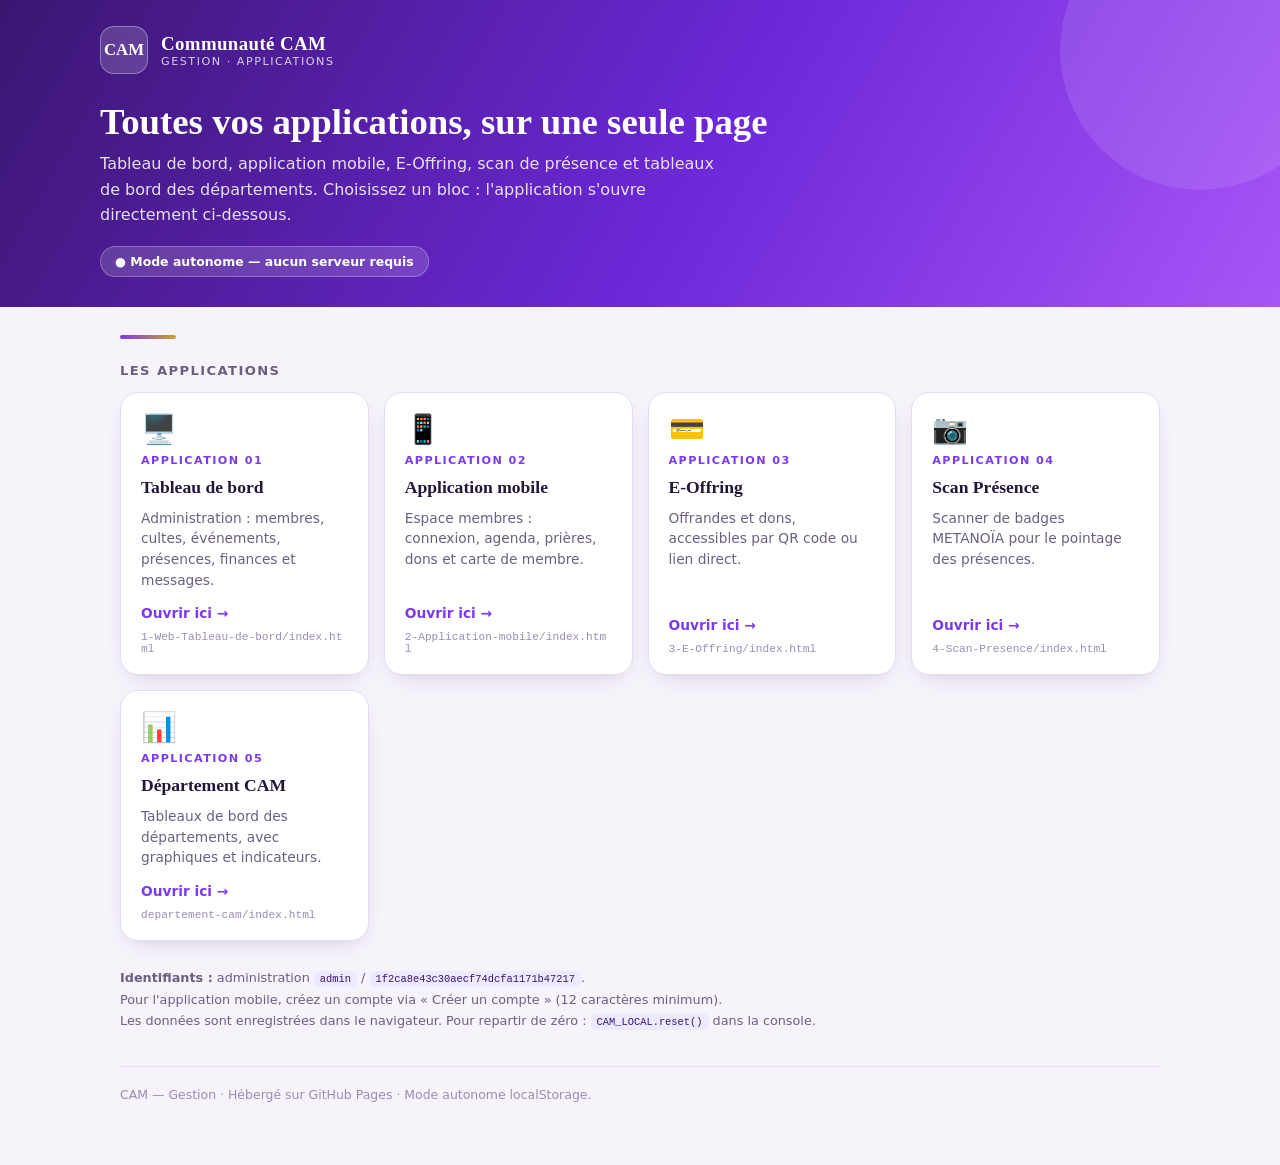
<file: index.html>
<!DOCTYPE html>
<html lang="fr">
<head>
<meta charset="utf-8">
<meta name="viewport" content="width=device-width,initial-scale=1,viewport-fit=cover">
<meta name="theme-color" content="#3b1670">
<title>CAM — Gestion · Toutes les applications</title>
<style>
  :root{
    --bg:#f6f3fb;--sf:#fff;--ink:#241638;--mut:#6b5f80;--ln:#e4dcf2;
    --p1:#3b1670;--p2:#7c3aed;--p3:#ede9fe;--gold:#c9a227;
    --font:"Bricolage Grotesque",system-ui,-apple-system,"Segoe UI",sans-serif;
  }
  *{box-sizing:border-box;-webkit-tap-highlight-color:transparent}
  body{margin:0;min-height:100vh;color:var(--ink);font-family:var(--font);
    background:radial-gradient(1100px 520px at 100% -8%,rgba(124,58,237,.16),transparent 70%),var(--bg)}
  header{background:linear-gradient(120deg,#3b1670,#6d28d9 55%,#a855f7);color:#fff;padding:26px 22px 30px;position:relative;overflow:hidden}
  header:after{content:"";position:absolute;right:-60px;top:-90px;width:280px;height:280px;border-radius:50%;background:rgba(255,255,255,.10)}
  .head-in{max-width:1080px;margin:0 auto;position:relative;z-index:1}
  .brand{display:flex;align-items:center;gap:13px}
  .logo{width:48px;height:48px;flex:none;border-radius:14px;display:grid;place-items:center;
    font:800 1.05em Georgia,serif;background:rgba(255,255,255,.16);border:1px solid rgba(255,255,255,.32)}
  .brand b{font:700 1.18em Georgia,serif;letter-spacing:.02em}
  .brand small{display:block;color:rgba(255,255,255,.78);font-size:.7em;letter-spacing:1.5px;text-transform:uppercase}
  h1{font:700 clamp(1.6em,5vw,2.3em) Georgia,serif;margin:26px 0 8px}
  .intro{color:rgba(255,255,255,.86);max-width:620px;margin:0;line-height:1.6}
  .badge{display:inline-flex;align-items:center;gap:7px;margin-top:18px;padding:7px 14px;border-radius:999px;
    background:rgba(255,255,255,.15);border:1px solid rgba(255,255,255,.25);font-size:.78em;font-weight:700}
  .wrap{max-width:1080px;margin:0 auto;padding:28px 20px 60px}
  .bar{width:56px;height:4px;background:linear-gradient(90deg,var(--p2),var(--gold));border-radius:2px;margin-bottom:24px}
  h2{font-size:.82em;letter-spacing:1.4px;text-transform:uppercase;color:var(--mut);margin:0 0 14px}
  .grille{display:grid;grid-template-columns:repeat(auto-fit,minmax(230px,1fr));gap:15px}
  .app{display:flex;flex-direction:column;gap:10px;text-align:left;background:var(--sf);cursor:pointer;
    border:1px solid var(--ln);border-radius:18px;padding:22px 20px 19px;font:inherit;color:inherit;
    box-shadow:0 8px 24px -14px rgba(59,22,112,.35);transition:transform .2s,border-color .2s,box-shadow .2s}
  .app:hover{transform:translateY(-4px);border-color:var(--p2);box-shadow:0 16px 34px -14px rgba(124,58,237,.45)}
  .app:focus-visible{outline:3px solid var(--p2);outline-offset:3px}
  .app.on{border-color:var(--p2);background:linear-gradient(160deg,#fff,var(--p3))}
  .ico{font-size:1.8em;line-height:1}
  .num{color:var(--p2);font-size:.7em;font-weight:800;letter-spacing:1.4px;text-transform:uppercase}
  .nom{font:700 1.1em Georgia,serif}
  .desc{color:var(--mut);font-size:.86em;line-height:1.5;flex:1}
  .cta{margin-top:5px;font-size:.86em;font-weight:800;color:var(--p2)}
  .chemin{font:400 .7em ui-monospace,SFMono-Regular,Menlo,monospace;color:#9a8db0;word-break:break-all}
  #viewer{margin-top:34px;display:none}
  #viewer.show{display:block;animation:fade .3s ease both}
  @keyframes fade{from{opacity:0;transform:translateY(10px)}to{opacity:1;transform:none}}
  .vbar{display:flex;align-items:center;gap:10px;flex-wrap:wrap;background:linear-gradient(135deg,#3b1670,#6d28d9);
    color:#fff;padding:12px 14px;border-radius:14px 14px 0 0}
  .vbar b{font-size:.95em}
  .vbar .sp{flex:1}
  .vbar a,.vbar button{font:inherit;font-size:.8em;font-weight:700;color:#fff;text-decoration:none;cursor:pointer;
    background:rgba(255,255,255,.15);border:1px solid rgba(255,255,255,.28);border-radius:999px;padding:7px 13px}
  .vbar a:hover,.vbar button:hover{background:rgba(255,255,255,.28)}
  iframe{width:100%;height:min(78vh,900px);border:1px solid var(--ln);border-top:0;border-radius:0 0 14px 14px;background:#fff;display:block}
  .note{margin-top:26px;color:var(--mut);font-size:.8em;line-height:1.7}
  .note code{background:var(--p3);color:var(--p1);padding:2px 6px;border-radius:5px}
  footer{border-top:1px solid var(--ln);margin-top:34px;padding-top:20px;color:#9a8db0;font-size:.78em}
</style>
</head>
<body>
<header>
  <div class="head-in">
    <div class="brand">
      <div class="logo">CAM</div>
      <div><b>Communauté CAM</b><small>Gestion · Applications</small></div>
    </div>
    <h1>Toutes vos applications, sur une seule page</h1>
    <p class="intro">Tableau de bord, application mobile, E-Offring, scan de présence et tableaux de bord des départements. Choisissez un bloc : l'application s'ouvre directement ci-dessous.</p>
    <span class="badge">● Mode autonome — aucun serveur requis</span>
  </div>
</header>

<div class="wrap">
  <div class="bar"></div>
  <h2>Les applications</h2>
  <div class="grille" id="grille"></div>

  <section id="viewer">
    <div class="vbar">
      <b id="vTitle">Application</b>
      <span class="sp"></span>
      <a id="vNew" href="#" target="_blank" rel="noopener">↗ Nouvel onglet</a>
      <button type="button" id="vClose">✕ Fermer</button>
    </div>
    <iframe id="vFrame" title="Application CAM" allow="camera; clipboard-write; fullscreen"></iframe>
  </section>

  <p class="note">
    <b>Identifiants :</b> administration <code>admin</code> / <code>1f2ca8e43c30aecf74dcfa1171b47217</code>.<br>
    Pour l'application mobile, créez un compte via « Créer un compte » (12 caractères minimum).<br>
    Les données sont enregistrées dans le navigateur. Pour repartir de zéro : <code>CAM_LOCAL.reset()</code> dans la console.
  </p>

  <footer>CAM — Gestion · Hébergé sur GitHub Pages · Mode autonome localStorage.</footer>
</div>

<script>
var APPS = [
  { n:'01', t:'Tableau de bord', i:'🖥️', d:'Administration : membres, cultes, événements, présences, finances et messages.',
    u:'1-Web-Tableau-de-bord/index.html' },
  { n:'02', t:'Application mobile', i:'📱', d:'Espace membres : connexion, agenda, prières, dons et carte de membre.',
    u:'2-Application-mobile/index.html' },
  { n:'03', t:'E-Offring', i:'💳', d:'Offrandes et dons, accessibles par QR code ou lien direct.',
    u:'3-E-Offring/index.html' },
  { n:'04', t:'Scan Présence', i:'📷', d:'Scanner de badges METANOÏA pour le pointage des présences.',
    u:'4-Scan-Presence/index.html' },
  { n:'05', t:'Département CAM', i:'📊', d:'Tableaux de bord des départements, avec graphiques et indicateurs.',
    u:'departement-cam/index.html' }
];

var grille = document.getElementById('grille');
APPS.forEach(function(a, i){
  var b = document.createElement('button');
  b.type = 'button'; b.className = 'app'; b.dataset.i = i;
  b.innerHTML = '<span class="ico">'+a.i+'</span>'+
    '<span class="num">Application '+a.n+'</span>'+
    '<span class="nom">'+a.t+'</span>'+
    '<span class="desc">'+a.d+'</span>'+
    '<span class="cta">Ouvrir ici →</span>'+
    '<span class="chemin">'+a.u+'</span>';
  b.onclick = function(){ openApp(i); };
  grille.appendChild(b);
});

function openApp(i){
  var a = APPS[i];
  document.querySelectorAll('.app').forEach(function(x){ x.classList.remove('on'); });
  document.querySelector('.app[data-i="'+i+'"]').classList.add('on');
  document.getElementById('vTitle').textContent = a.n + ' · ' + a.t;
  document.getElementById('vNew').href = a.u;
  document.getElementById('vFrame').src = a.u;
  document.getElementById('viewer').classList.add('show');
  document.getElementById('viewer').scrollIntoView({behavior:'smooth', block:'start'});
}
document.getElementById('vClose').onclick = function(){
  document.getElementById('viewer').classList.remove('show');
  document.getElementById('vFrame').src = 'about:blank';
  document.querySelectorAll('.app').forEach(function(x){ x.classList.remove('on'); });
};
</script>
</body>
</html>
</file>
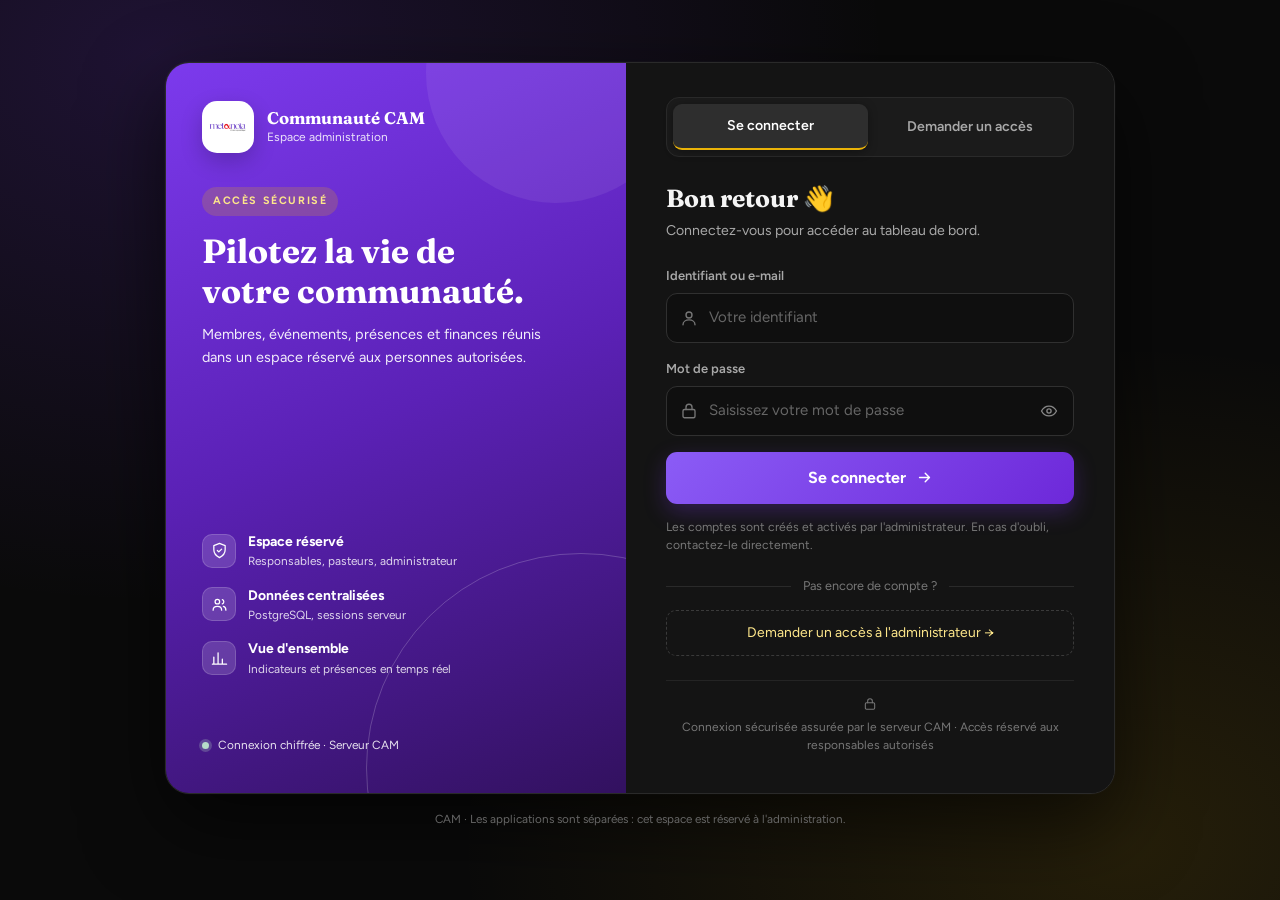
<file: 1-Web-Tableau-de-bord/index.html>
<!doctype html>
<html lang="fr"><head><meta charset="utf-8">
<meta name="viewport" content="width=device-width, initial-scale=1, viewport-fit=cover">
<title>CAM — Gestion d’église</title>
<meta name="robots" content="noindex, nofollow">
<meta name="referrer" content="no-referrer">
<link href="https://fonts.googleapis.com/css2?family=Bricolage+Grotesque:wght@400;600;800&display=swap" rel="stylesheet">
<script src="../cam-local.js"></script>
<script src="qrcode.js"></script>
<script src="finance.js"></script>
<script src="evenements.js"></script>
<script src="membres.js"></script>
<script src="presence-admin.js"></script>
<style>
:root{--bg:#f6f3fb;--sf:#fff;--ink:#241638;--mut:#6b5f80;--ln:#e4dcf2;--p1:#3b1670;--p2:#7c3aed;--p3:#ede9fe;--gold:#c9a227;--ok:#15803d;--bad:#b91c1c;--font:"Bricolage Grotesque",system-ui,-apple-system,"Segoe UI",sans-serif;box-sizing:border-box;padding-top:env(safe-area-inset-top,0px);padding-bottom:env(safe-area-inset-bottom,0px);color-scheme:light}
@media (prefers-color-scheme:dark){:root:not([data-theme="light"]){--bg:#150d24;--sf:#21143a;--ink:#f1eafd;--mut:#a99bc4;--ln:#382859;--p1:#2a1050;--p2:#a78bfa;--p3:#33215a;--gold:#e2c04a;--ok:#4ade80;--bad:#f87171;color-scheme:dark}}
:root[data-theme="dark"]{--bg:#150d24;--sf:#21143a;--ink:#f1eafd;--mut:#a99bc4;--ln:#382859;--p1:#2a1050;--p2:#a78bfa;--p3:#33215a;--gold:#e2c04a;--ok:#4ade80;--bad:#f87171;color-scheme:dark}
html{scroll-padding-top:env(safe-area-inset-top,0px)}*{box-sizing:border-box}
body{margin:0;font-family:var(--font);background:var(--bg);color:var(--ink);line-height:1.5}
.app{display:grid;grid-template-columns:250px 1fr;min-height:100vh}
nav{background:var(--p1);color:#fff;padding:18px 12px;position:sticky;top:0;height:100vh;overflow:auto}
nav h1{font-size:17px;font-weight:800;margin:0 8px 2px;line-height:1.2;display:flex;gap:8px;align-items:center}
nav h1 img{width:34px;height:34px;object-fit:contain;border-radius:8px;background:#fff}
nav small{display:block;margin:0 8px 14px;color:#cbb8f5;font-size:12px}
nav button{display:flex;gap:9px;align-items:center;width:100%;background:none;border:0;color:#e2d6fb;font:inherit;font-size:14.5px;padding:8px 12px;border-radius:10px;cursor:pointer;text-align:left}
nav button:hover{background:rgba(255,255,255,.08)}
nav button.on{background:#fff;color:var(--p1);font-weight:600}
nav select{background:rgba(255,255,255,.12);color:#fff;border:0;margin-top:12px}
nav select option{color:#000}
main{padding:26px clamp(14px,3vw,38px);max-width:1150px;width:100%}
h2{font-size:27px;font-weight:800;margin:0 0 4px;color:var(--p2)}
.sub{color:var(--mut);margin:0 0 18px}
.bar{display:flex;gap:10px;flex-wrap:wrap;align-items:center;margin-bottom:14px}
.grid{display:grid;grid-template-columns:repeat(auto-fit,minmax(190px,1fr));gap:12px;margin-bottom:18px}
.two{display:grid;grid-template-columns:repeat(auto-fit,minmax(310px,1fr));gap:14px}
.card{background:var(--sf);border:1px solid var(--ln);border-radius:14px;padding:16px}
.stat b{display:block;font-size:23px;font-weight:800;color:var(--p2);line-height:1.2}.stat span{color:var(--mut);font-size:14px}
.stat.gold{border-top:3px solid var(--gold)}
h3{margin:0 0 10px;font-size:17px}
.btn{background:var(--p2);color:#fff;border:0;border-radius:10px;padding:9px 16px;font:inherit;font-weight:600;cursor:pointer}
.btn:hover{filter:brightness(1.1)}.alt{background:var(--p3);color:var(--p2)}
.del,.ed{background:none;border:0;cursor:pointer;font:inherit;padding:4px 7px}.del{color:var(--bad)}.ed{color:var(--p2)}
:focus-visible{outline:3px solid var(--gold);outline-offset:2px}
input,select,textarea{font:inherit;color:var(--ink);background:var(--sf);border:1px solid var(--ln);border-radius:10px;padding:9px 12px;width:100%}
.bar input,.bar select{width:auto;min-width:150px}
.tw{overflow-x:auto;background:var(--sf);border:1px solid var(--ln);border-radius:14px;margin-bottom:14px}
table{border-collapse:collapse;width:100%;min-width:560px}
th,td{padding:10px 13px;text-align:left;border-bottom:1px solid var(--ln);font-size:14.5px;vertical-align:middle}
th{background:var(--p3);color:var(--p2);font-weight:600}tr:last-child td{border-bottom:0}
.tag{display:inline-block;background:var(--p3);color:var(--p2);border-radius:20px;padding:2px 10px;font-size:12.5px;font-weight:600}
.tag.w{background:#fef3c7;color:#92400e}.tag.g{background:#dcfce7;color:#166534}
/* ---------- Finances : charte couleurs (bleu / rouge / jaune / orange / vert / doré / blanc) ---------- */
:root{
  --fin-entree:#2563eb;--fin-depense:#dc2626;--fin-solde:#eab308;--fin-offrande:#16a34a;--fin-dime:#c9a227;--fin-don:#ffffff;--fin-projet:#ff6a13;--fin-action:#ff6a13;
  --fin-entree-ink:#fff;--fin-depense-ink:#fff;--fin-solde-ink:#241638;--fin-offrande-ink:#fff;--fin-dime-ink:#241638;--fin-don-ink:#241638;--fin-projet-ink:#fff
}
@media (prefers-color-scheme:dark){:root:not([data-theme="light"]){
  --fin-entree:#60a5fa;--fin-depense:#f87171;--fin-solde:#facc15;--fin-offrande:#4ade80;--fin-dime:#e2c04a;--fin-projet:#ff8a3d;--fin-action:#ff8a3d;
  --fin-entree-ink:#0b1220;--fin-depense-ink:#2a0a0a;--fin-solde-ink:#2a1f00;--fin-offrande-ink:#052e16;--fin-dime-ink:#2a1f00;--fin-projet-ink:#2a1200
}}
:root[data-theme="dark"]{
  --fin-entree:#60a5fa;--fin-depense:#f87171;--fin-solde:#facc15;--fin-offrande:#4ade80;--fin-dime:#e2c04a;--fin-projet:#ff8a3d;--fin-action:#ff8a3d;
  --fin-entree-ink:#0b1220;--fin-depense-ink:#2a0a0a;--fin-solde-ink:#2a1f00;--fin-offrande-ink:#052e16;--fin-dime-ink:#2a1f00;--fin-projet-ink:#2a1200
}
.stat[class*="fin-"]{border-top-width:3px;border-top-style:solid}
.stat[class*="fin-"] b{color:inherit}
.stat[class*="fin-"] span{color:inherit;opacity:.85}
.stat.fin-entree{background:var(--fin-entree);border-color:var(--fin-entree);color:var(--fin-entree-ink)}
.stat.fin-depense{background:var(--fin-depense);border-color:var(--fin-depense);color:var(--fin-depense-ink)}
.stat.fin-solde{background:var(--fin-solde);border-color:var(--fin-solde);color:var(--fin-solde-ink)}
.stat.fin-offrande{background:var(--fin-offrande);border-color:var(--fin-offrande);color:var(--fin-offrande-ink)}
.stat.fin-dime{background:var(--fin-dime);border-color:var(--fin-dime);color:var(--fin-dime-ink)}
.stat.fin-don{background:var(--fin-don);border-color:#d9d2e9;color:var(--fin-don-ink)}
.stat.fin-projet{background:var(--fin-projet);border-color:var(--fin-projet);color:var(--fin-projet-ink)}
.btn.fin-action{background:var(--fin-action);color:#fff}
.btn.fin-action:hover{filter:brightness(1.08)}
.in{color:var(--fin-entree);font-weight:600}.out{color:var(--fin-depense);font-weight:600}.r{text-align:right}
.empty{padding:22px;text-align:center;color:var(--mut)}
.tabs{display:flex;gap:6px;margin-bottom:14px;flex-wrap:wrap}
.tabs button{background:var(--p3);color:var(--p2);border:0;border-radius:20px;padding:7px 16px;font:inherit;font-weight:600;cursor:pointer}
.tabs button.on{background:var(--p2);color:#fff}
.ph{width:38px;height:38px;border-radius:50%;object-fit:cover;background:var(--p2);color:#fff;display:inline-flex;align-items:center;justify-content:center;font-weight:700;vertical-align:middle;margin-right:8px}
.ov{position:fixed;inset:0;background:rgba(20,8,40,.6);display:flex;align-items:center;justify-content:center;padding:14px;z-index:20}
.md{background:var(--sf);border-radius:16px;padding:20px;width:100%;max-width:460px;max-height:92vh;overflow:auto}.md.wide{max-width:720px}
.md label{display:block;font-size:13.5px;color:var(--mut);margin:9px 0 3px}
.chk{display:grid;grid-template-columns:repeat(auto-fill,minmax(210px,1fr));gap:8px;margin:10px 0}
.chk label{display:flex;gap:8px;align-items:center;background:var(--sf);border:1px solid var(--ln);border-radius:10px;padding:7px 11px;cursor:pointer}.chk input{width:auto}
.paper{background:#fff;color:#241638;padding:22px;border-radius:8px;border:1px solid #ddd}.paper table{min-width:0}.paper th{background:#ede9fe}.paper td,.paper th{color:#241638}
.hd{display:flex;gap:12px;align-items:center;border-bottom:3px solid #7c3aed;padding-bottom:8px;margin-bottom:12px;font-weight:800;font-size:18px}.hd img{height:46px}
.sig{margin-top:34px;border-top:1px solid #999;width:200px;padding-top:4px;font-size:13px}
.cert{background:#fffdf7;color:#2b1850;padding:16px;border-radius:4px;position:relative}
.ci{border:4px solid #7c3aed;outline:2px solid #c9a227;outline-offset:-12px;padding:34px 26px;text-align:center;position:relative}
.ci::before,.ci::after{content:"❖";position:absolute;color:#c9a227;font-size:24px;top:8px}.ci::before{left:12px}.ci::after{right:12px}
.ch{font-weight:800;font-size:19px;color:#3b1670}.ct{font-size:26px;font-weight:800;color:#7c3aed;margin:10px 0}
.cn{font-size:30px;font-weight:800;border-bottom:2px solid #c9a227;display:inline-block;padding:0 24px;margin:6px 0}
.ci .sig{margin:30px auto 0;text-align:center}
textarea.big{min-height:140px;font-family:ui-monospace,monospace;font-size:12.5px}
.fiche{display:flex;gap:18px;flex-wrap:wrap;align-items:flex-start}.fiche .ph{width:96px;height:96px;font-size:34px;margin:0}
.qr{width:110px;background:#fff;padding:6px;border-radius:8px}
.offering-qr{margin-bottom:14px}
.offering-qr summary{color:var(--p2);font-weight:700;cursor:pointer}
.offering-qr-body{display:flex;align-items:center;gap:14px;margin-top:12px}
.offering-qr .qr{width:122px;flex:0 0 122px}
.offering-qr-copy{min-width:0}
.offering-qr-copy p{margin:0 0 6px}
.offering-qr-copy code{display:block;color:var(--mut);font-size:12px;overflow-wrap:anywhere}
.offering-qr-copy .btn{display:inline-block;text-decoration:none;margin:6px 0}
.offering-qr-warning{color:var(--bad);font-size:13px;margin-top:8px}
@media(max-width:520px){.offering-qr-body{align-items:flex-start;flex-direction:column}}
.attendance-qr .bar{margin:12px 0}
.attendance-qr .qr{width:160px;max-width:100%;flex:0 0 160px}
.attendance-qr .qr svg{display:block;width:100%;height:auto}
.attendance-qr .qr-code{display:flex;align-items:center;gap:14px;flex-wrap:wrap}
.attendance-qr .qr-copy{min-width:0;flex:1}
.attendance-qr .qr-copy code{display:block;overflow-wrap:anywhere;color:var(--mut);font-size:12px;margin:6px 0}
.attendance-qr .qr-warning{color:var(--bad);font-size:13px;margin:8px 0}
.att-header{display:flex;justify-content:space-between;align-items:flex-start;gap:12px;flex-wrap:wrap}
.att-kpis{grid-template-columns:repeat(auto-fit,minmax(150px,1fr))}
.att-filters{align-items:flex-end}
.att-filters input[type=search]{min-width:190px}
.att-filters label{font-size:12px;color:var(--mut)}
.att-filters select{width:auto;min-width:150px}
.att-avatar{width:34px;height:34px;border-radius:50%;object-fit:cover;display:inline-grid;place-items:center;background:var(--p3);color:var(--p2);font-weight:700}
.att-sort{background:none;border:0;color:inherit;font:inherit;font-weight:600;cursor:pointer;padding:0;text-align:left}
.att-pagination{justify-content:flex-end;align-items:center}
.att-pagination select{width:auto}
.att-pagination span{margin-right:auto;color:var(--mut);font-size:13px}
.att-alert{padding:12px 14px;border:1px solid var(--gold);border-radius:12px;background:color-mix(in srgb,var(--gold) 12%,var(--sf));color:var(--ink);margin:0 0 12px}
.att-chart-row{display:grid;grid-template-columns:62px minmax(80px,1fr) 32px;gap:8px;align-items:center;margin:10px 0;font-size:13px}
.att-chart-row>div{height:10px;border-radius:8px;background:var(--p3);overflow:hidden}
.att-chart-row i{display:block;height:100%;border-radius:8px;background:var(--p2)}
.att-chart-row b{text-align:right}
.att-tabs{margin-top:8px}
.att-session{display:grid;grid-template-columns:minmax(180px,300px) 1fr;gap:4px 14px;align-items:center}
.att-session .sub{margin:0}
.att-session .tag{justify-self:start}
@media(max-width:640px){.att-session{grid-template-columns:1fr}.att-filters input[type=date]{width:100%}.att-pagination{justify-content:flex-start}.att-pagination span{flex-basis:100%}}

body{background:radial-gradient(1100px 520px at 100% -8%,rgba(124,58,237,.16),transparent 70%),var(--bg)}
.colw{min-width:0}.app{transition:grid-template-columns .35s cubic-bezier(.2,.8,.2,1)}.app.cl{grid-template-columns:80px 1fr}
nav{background:linear-gradient(180deg,#2a0f55,#4c1d95 70%,#5b21b6);overflow-x:hidden;animation:sl .7s cubic-bezier(.2,.8,.2,1) both}
nav h1 img{width:34px;height:34px}
.navw{position:relative}.ind{position:absolute;left:0;right:0;top:0;height:40px;background:#fff;border-radius:12px;box-shadow:0 8px 22px rgba(0,0,0,.28);transition:transform .45s cubic-bezier(.3,1.25,.4,1),height .3s;opacity:0}
.ind::before{content:"";position:absolute;left:-7px;top:11px;bottom:11px;width:4px;border-radius:4px;background:var(--gold)}
nav button{position:relative;z-index:1;overflow:hidden;height:40px;margin-bottom:2px;transition:color .25s}nav button.on{background:none;color:var(--p1)}nav button.on::after{display:none}
.app.cl .lb,.app.cl nav h1 span,.app.cl nav small{display:none}.app.cl nav button{justify-content:center}
.top{position:sticky;top:0;z-index:8;display:flex;align-items:center;gap:10px;padding:10px clamp(14px,3vw,38px);background:color-mix(in srgb,var(--bg) 78%,transparent);backdrop-filter:blur(14px);border-bottom:1px solid var(--ln)}
.spc{flex:1}.mob{display:none}
.bc{display:flex;gap:8px;align-items:center;font-size:14px;color:var(--mut)}.bc b{color:var(--ink)}.bc span{animation:bci .4s both}.bc span:nth-child(2){animation-delay:.05s}.bc span:nth-child(3){animation-delay:.1s}.bc span:nth-child(4){animation-delay:.15s}
.ib{width:40px;height:40px;border-radius:12px;border:1px solid var(--ln);background:var(--sf);color:var(--ink);cursor:pointer;font-size:17px;position:relative;overflow:hidden;transition:transform .2s,box-shadow .2s;display:inline-grid;place-items:center}
.ib:hover{transform:translateY(-2px);box-shadow:0 8px 18px rgba(76,29,149,.2)}.sm{width:30px;height:30px;font-size:14px}
.spin span{display:inline-block;animation:spn .8s linear infinite}
.av2{width:40px;height:40px;border-radius:50%;border:0;background:linear-gradient(135deg,#7c3aed,#c9a227);color:#fff;font-weight:700;cursor:pointer;font:inherit;font-weight:700}
.bell{overflow:visible}.bd{position:absolute;top:-4px;right:-4px;min-width:17px;height:17px;border-radius:9px;background:#ef4444;color:#fff;font-size:10px;font-style:normal;display:grid;place-items:center;animation:pu 2s infinite}.bell.sh{animation:shk .9s}
.top .sx,.bar .sx{width:160px}.top .sx:focus,.bar .sx:focus{width:300px;box-shadow:0 0 0 3px rgba(124,58,237,.25);border-color:var(--p2)}.sx{transition:width .35s cubic-bezier(.2,.8,.2,1),box-shadow .25s}
.dd{position:relative}.pan{position:absolute;right:0;top:calc(100% + 10px);min-width:260px;background:var(--sf);border:1px solid var(--ln);border-radius:16px;box-shadow:0 24px 60px rgba(40,10,90,.28);padding:8px;opacity:0;visibility:hidden;transform:translateY(-10px) scale(.96);transform-origin:top right;transition:opacity .22s,transform .25s,visibility .22s;z-index:30}
.dd.open .pan{opacity:1;visibility:visible;transform:none}
.mega{width:min(600px,90vw);display:grid;grid-template-columns:repeat(auto-fit,minmax(160px,1fr));gap:8px;padding:14px}.mega>div>b{display:block;color:var(--p2);padding:4px 10px}
.dd.open .mega>div{animation:up .4s both;animation-delay:calc(var(--i)*70ms)}
.mi{display:block;width:100%;text-align:left;background:none;border:0;color:var(--ink);font:inherit;font-size:14.5px;padding:8px 10px;border-radius:10px;cursor:pointer;transition:background .2s,padding .2s}.mi:hover{background:var(--p3);color:var(--p2);padding-left:15px}
.card{border-radius:18px;box-shadow:0 1px 2px rgba(40,10,90,.05),0 10px 28px rgba(40,10,90,.07);transition:transform .28s,box-shadow .28s}.card:hover{transform:translateY(-4px);box-shadow:0 18px 40px rgba(76,29,149,.2)}
.btn,.tabs button,.fab,.sdi{position:relative;overflow:hidden}.btn{box-shadow:0 6px 16px rgba(124,58,237,.3);transition:transform .2s,box-shadow .2s,filter .2s}.btn:hover{transform:translateY(-2px)}.btn:active{transform:none}
.rip{position:absolute;width:40px;height:40px;margin:-20px 0 0 -20px;border-radius:50%;background:rgba(255,255,255,.5);transform:scale(0);animation:rp .65s ease-out;pointer-events:none}.alt .rip,.tabs button .rip,.ib .rip{background:rgba(124,58,237,.3)}
.hero{position:relative;overflow:hidden;background:linear-gradient(120deg,#3b1670,#6d28d9 55%,#a855f7);border-radius:20px;padding:16px;color:#fff;margin-bottom:16px}
.hero h2{color:#fff;margin:2px 0}.hero p{margin:0;opacity:.85}.hero small{opacity:.8}
.orb{position:absolute;border-radius:50%;filter:blur(42px);opacity:.5;animation:fl 9s ease-in-out infinite alternate}.o1{width:230px;height:230px;background:#c9a227;right:-50px;top:-70px}.o2{width:210px;height:210px;background:#ec4899;left:35%;bottom:-130px;animation-delay:-4s}
.hh{position:relative;display:flex;justify-content:space-between;gap:12px;flex-wrap:wrap;align-items:flex-start}.lu{text-align:right;font-size:13px;opacity:.95}.lu .btn{margin-top:6px}
.glass{background:rgba(255,255,255,.16);color:#fff;border:1px solid rgba(255,255,255,.3);backdrop-filter:blur(10px);box-shadow:none}.glass:hover{background:rgba(255,255,255,.3)}
.kg{position:relative;display:grid;grid-template-columns:repeat(auto-fit,minmax(200px,1fr));gap:12px;margin-top:12px}
/* ---------- Accueil : panneaux Départements / Activités / Cultes (compact) ---------- */
.kg-info{grid-template-columns:repeat(auto-fit,minmax(240px,1fr))}
.kg-info .card{background:rgba(255,255,255,.14);border:1px solid rgba(255,255,255,.28);backdrop-filter:blur(12px);color:#fff;min-width:0;padding:11px 12px}
.kg-info .card h3{color:#fff;font-size:15px;margin-bottom:6px}
.kg-info .tag{background:rgba(255,255,255,.2);color:#fff;white-space:nowrap;flex:none;font-size:11px;padding:2px 8px}
.kg-info .tag.w,.kg-info .tag.g{color:#241638}
.ki-row{display:flex;justify-content:space-between;gap:8px;align-items:center;padding:4px 0;border-bottom:1px solid rgba(255,255,255,.18);font-size:13px}
.ki-sub{color:rgba(255,255,255,.78);font-size:11.5px;margin-top:2px}
.ki-chips{display:flex;flex-wrap:wrap;gap:6px;padding-top:2px}
.ki-chip{display:inline-flex;align-items:center;gap:6px;background:rgba(255,255,255,.16);border:1px solid rgba(255,255,255,.22);border-radius:20px;padding:3px 9px;font-size:12px;white-space:nowrap}
.ki-chip span{opacity:.75}
.kg-info .empty{color:rgba(255,255,255,.75);padding:12px 6px;font-size:13px}
.flip{perspective:900px;height:132px;cursor:pointer}.fi{position:relative;height:100%;transform-style:preserve-3d;transition:transform .75s cubic-bezier(.3,1.2,.4,1)}.flip.on .fi{transform:rotateY(180deg)}
.ff,.fk{position:absolute;inset:0;backface-visibility:hidden;-webkit-backface-visibility:hidden;border-radius:18px;padding:14px 16px;background:rgba(255,255,255,.14);border:1px solid rgba(255,255,255,.28);backdrop-filter:blur(12px);transition:background .25s,box-shadow .25s,transform .25s}
.fk{transform:rotateY(180deg);display:flex;align-items:center;font-size:14px;line-height:1.4}.flip:hover .ff,.flip:hover .fk{background:rgba(255,255,255,.27);box-shadow:0 12px 32px rgba(0,0,0,.28)}
.kl{opacity:.9;font-size:14px;display:flex;gap:8px;align-items:center}.ico{display:inline-grid;place-items:center;width:30px;height:30px;border-radius:10px;background:rgba(255,255,255,.2);animation:pu 3s infinite}
.ff b{display:block;font-size:23px;font-weight:800;margin:7px 0 3px;line-height:1.2}.trd{font-size:12.5px;padding:2px 9px;border-radius:20px;background:rgba(255,255,255,.2)}
.roll{display:inline-flex}.dg{display:inline-block;height:1em;line-height:1;overflow:hidden}.dg>span{display:flex;flex-direction:column;transform:translateY(calc(var(--d)*-1em))}.dg i{font-style:normal;height:1em}
.ch3{display:flex;justify-content:space-between;align-items:center;margin-bottom:6px}.ch3 h3{margin:0}.card.big{grid-column:1/-1;animation:pop .4s}
.dn{display:flex;gap:16px;align-items:center;flex-wrap:wrap;justify-content:center}.lgd div{display:flex;gap:8px;align-items:center;font-size:14px;margin:3px 0}.lgd i{width:11px;height:11px;border-radius:4px}
.rings{display:grid;grid-template-columns:repeat(auto-fit,minmax(105px,1fr));gap:10px;text-align:center}.rg{position:relative;display:flex;flex-direction:column;align-items:center}.rg b{position:absolute;top:34px;font-size:17px}.rg span{font-size:12.5px;color:var(--mut)}
tbody tr{transition:background .2s,box-shadow .2s}tbody tr:hover{background:var(--p3);box-shadow:inset 4px 0 0 var(--p2)}th{cursor:pointer;user-select:none}th[data-o=a]::after{content:" ▲"}th[data-o=d]::after{content:" ▼"}
.fp{display:grid;grid-template-rows:0fr;transition:grid-template-rows .4s cubic-bezier(.2,.8,.2,1)}.fp.open{grid-template-rows:1fr;margin-bottom:12px}.fp>div{overflow:hidden;min-height:0}
.fpi{display:flex;gap:12px;flex-wrap:wrap;padding:14px;background:var(--sf);border:1px solid var(--ln);border-radius:14px;margin-top:2px}.fpi select{width:auto}
.acc{border-bottom:1px solid var(--ln)}.acc>button{width:100%;display:flex;justify-content:space-between;background:none;border:0;color:var(--ink);font:inherit;font-weight:600;padding:11px 0;cursor:pointer}.acc>button i{transition:transform .3s;font-style:normal}.acc.on>button i{transform:rotate(180deg)}
.ab{display:grid;grid-template-rows:0fr;transition:grid-template-rows .35s}.acc.on .ab{grid-template-rows:1fr}.ab>div{overflow:hidden;min-height:0;color:var(--mut);font-size:14px}.acc.on .ab>div{padding-bottom:10px}
.board{display:grid;grid-template-columns:repeat(auto-fill,minmax(240px,1fr));gap:14px}.col2{background:var(--sf);border:2px dashed var(--ln);border-radius:18px;padding:12px;min-height:170px;transition:all .25s}.col2.ov2{border-color:var(--p2);background:var(--p3);transform:scale(1.02)}
.ch2{display:flex;gap:6px;align-items:center;margin-bottom:6px}.ch2 b{flex:1}.chip{display:flex;align-items:center;gap:6px;background:var(--bg);border:1px solid var(--ln);border-radius:30px;padding:4px 12px 4px 4px;margin:6px 0;cursor:grab;animation:pop .3s;transition:box-shadow .2s,transform .2s}.chip:hover{box-shadow:0 6px 16px rgba(76,29,149,.22);transform:translateY(-2px)}.chip.dragging{opacity:.35;transform:scale(.94)}.chip .ph{margin:0;width:30px;height:30px;font-size:12px}
.ov{animation:fade .2s}.md{animation:pop .32s cubic-bezier(.2,1.2,.4,1)}
.dov{position:fixed;inset:0;background:rgba(20,8,40,.5);z-index:25;animation:fade .25s}.drw{position:absolute;right:0;top:0;bottom:0;width:min(420px,92vw);background:var(--sf);padding:22px;overflow:auto;animation:dwr .38s cubic-bezier(.2,.8,.2,1)}.dov.cls{opacity:0;transition:opacity .25s}.dov.cls .drw{transform:translateX(100%);transition:transform .25s}
.cmdo{align-items:flex-start;padding-top:12vh}.cmd{background:var(--sf);width:min(580px,94vw);border-radius:20px;overflow:hidden;box-shadow:0 30px 80px rgba(20,8,40,.5);animation:pop .25s}.cmd input{border:0;border-radius:0;border-bottom:1px solid var(--ln);padding:17px 20px;font-size:16px}.cmd input:focus{outline:0}
.ci2{padding:11px 20px;cursor:pointer;transition:padding .15s,background .15s}.ci2.on{background:var(--p3);color:var(--p2);padding-left:28px}
#fab{position:fixed;right:22px;bottom:calc(22px + env(safe-area-inset-bottom,0px));z-index:15}.fabw{position:relative}.fab{width:58px;height:58px;border-radius:50%;border:0;background:linear-gradient(135deg,#7c3aed,#a855f7);color:#fff;font-size:30px;cursor:pointer;box-shadow:0 12px 30px rgba(124,58,237,.55);transition:transform .35s cubic-bezier(.3,1.3,.4,1)}.fab:hover{transform:scale(1.08)}.fabw.open .fab{transform:rotate(135deg)}
.sd{position:absolute;right:2px;bottom:70px;display:flex;flex-direction:column;gap:10px;align-items:flex-end}.sdi{background:var(--sf);color:var(--ink);border:1px solid var(--ln);padding:9px 16px;border-radius:30px;cursor:pointer;font:inherit;white-space:nowrap;box-shadow:0 8px 22px rgba(40,10,90,.2);opacity:0;transform:translateY(24px) scale(.8);pointer-events:none;transition:opacity .3s,transform .35s cubic-bezier(.3,1.3,.4,1);transition-delay:calc(var(--i)*55ms)}.fabw.open .sdi{opacity:1;transform:none;pointer-events:auto}
.tipbox{position:fixed;z-index:90;background:#1f1233;color:#fff;font-size:12.5px;padding:6px 10px;border-radius:8px;pointer-events:none;opacity:0;transform:translateY(4px);transition:opacity .18s,transform .18s;max-width:260px}.tipbox.on{opacity:1;transform:none}
#toasts{position:fixed;right:16px;top:calc(72px + env(safe-area-inset-top,0px));z-index:70;display:flex;flex-direction:column;gap:10px}
.toast{background:var(--sf);border:1px solid var(--ln);border-left:4px solid var(--ok);box-shadow:0 14px 34px rgba(40,10,90,.25);padding:11px 14px;border-radius:12px;display:flex;gap:10px;align-items:center;animation:tin .45s cubic-bezier(.2,1.2,.4,1)}.toast.warn{border-left-color:var(--gold)}.toast.bye{opacity:0;transform:translateX(40px);transition:.3s}.toast button{background:none;border:0;color:var(--p2);font:inherit;font-weight:700;cursor:pointer}
.ck{width:22px;height:22px;stroke:var(--ok);fill:none;stroke-width:2;stroke-linecap:round;stroke-linejoin:round}.ck path{stroke-dasharray:24;stroke-dashoffset:24;animation:ckd .5s .15s forwards}
.okpop{position:fixed;inset:0;display:grid;place-items:center;pointer-events:none;z-index:80}.okpop svg{width:110px;animation:okp 1.1s both;filter:drop-shadow(0 12px 30px rgba(124,58,237,.55))}.okpop path{stroke-dasharray:24;stroke-dashoffset:24;animation:ckd .5s .2s forwards}
.sk{background:linear-gradient(90deg,var(--p3) 25%,color-mix(in srgb,var(--p3) 35%,var(--sf)) 50%,var(--p3) 75%);background-size:200% 100%;animation:sh 1.2s infinite;border-radius:18px}
.scrim{position:fixed;inset:0;background:rgba(20,8,40,.5);z-index:29;opacity:0;pointer-events:none;transition:opacity .3s}.scrim.on{opacity:1;pointer-events:auto}
@keyframes sl{from{transform:translateX(-100%)}}@keyframes fade{from{opacity:0}}@keyframes up{from{opacity:0;transform:translateY(16px)}}@keyframes pop{from{opacity:0;transform:scale(.92) translateY(10px)}}@keyframes slr{from{opacity:0;transform:translateX(34px)}}@keyframes sll{from{opacity:0;transform:translateX(-34px)}}
@keyframes bci{from{opacity:0;transform:translateX(-8px)}}@keyframes spn{to{transform:rotate(360deg)}}@keyframes pu{50%{transform:scale(1.12)}}@keyframes fl{to{transform:translate(-30px,24px) scale(1.15)}}
@keyframes shk{15%{transform:rotate(18deg)}30%{transform:rotate(-16deg)}45%{transform:rotate(12deg)}60%{transform:rotate(-8deg)}to{transform:none}}
@keyframes rp{to{transform:scale(7);opacity:0}}@keyframes dwr{from{transform:translateX(100%)}}@keyframes tin{from{opacity:0;transform:translateX(70px)}}@keyframes ckd{to{stroke-dashoffset:0}}
@keyframes okp{0%{opacity:0;transform:scale(.4)}25%{opacity:1;transform:scale(1)}80%{opacity:1}to{opacity:0;transform:scale(1.15)}}@keyframes sh{to{background-position:-200% 0}}
@keyframes gr{from{transform:scaleY(0)}}@keyframes ldr{from{stroke-dashoffset:1}}@keyframes dn{from{stroke-dasharray:0 100}}@keyframes pp{from{transform:rotate(-70deg) scale(0);opacity:0}}@keyframes rl{from{transform:translateY(0)}}
.pgr{animation:slr .45s cubic-bezier(.2,.8,.2,1)}.pgl{animation:sll .45s cubic-bezier(.2,.8,.2,1)}.pg0{animation:fade .35s}
.pg>*{animation:up .6s cubic-bezier(.2,.8,.2,1) both;animation-delay:calc(var(--i,0)*70ms)}.pg tbody tr{animation:up .45s both;animation-delay:calc(var(--r,0)*35ms)}
.pg .bb{transform-box:fill-box;transform-origin:bottom;animation:gr .9s cubic-bezier(.2,.8,.2,1) both;animation-delay:calc(var(--i)*90ms)}
.pg .ln1{stroke-dasharray:1;animation:ldr 1.5s ease both}.pg .ar{animation:fade 1.8s both}.pg .ds{animation:dn 1.1s cubic-bezier(.2,.8,.2,1) both;animation-delay:calc(var(--i)*150ms)}
.pg .ps{transform-origin:60px 60px;animation:pp .8s cubic-bezier(.2,1.3,.4,1) both;animation-delay:calc(var(--i)*130ms)}.pg .rc{animation:dn 1.3s ease both}.pg .dg>span{animation:rl 1.4s cubic-bezier(.2,.8,.2,1) both;animation-delay:calc(var(--i)*.15s)}
@media(max-width:820px){.app,.app.cl{grid-template-columns:1fr}nav{position:fixed;left:0;top:0;bottom:0;width:270px;z-index:30;transform:translateX(-100%);animation:none;transition:transform .38s cubic-bezier(.2,.8,.2,1)}nav.open{transform:none}.top .sx,.dsk{display:none}.mob{display:inline-grid}.bc span:first-child,.bc span:nth-child(2){display:none}.lu{text-align:left}#toasts{right:10px;left:10px}}
@media(prefers-reduced-motion:reduce){*,*::before,*::after{animation-duration:.01ms!important;animation-delay:0s!important;transition-duration:.01ms!important}}

/* ---- CAM : cartes de membre / département avec photo ---- */
.rolebadge{font-size:11.5px;padding:4px 10px;border-radius:20px;background:rgba(124,58,237,.14);color:var(--p2);font-weight:600;white-space:nowrap}
.rolebadge.restreint{background:#fef3c7;color:#92400e}
.planche{display:grid;grid-template-columns:repeat(auto-fill,minmax(268px,1fr));gap:16px}
.planche.une{grid-template-columns:minmax(268px,320px)}
.idcard{background:linear-gradient(150deg,#2a0f55,#5b21b6 60%,#7c3aed);color:#fff;border-radius:18px;padding:14px;box-shadow:0 12px 30px rgba(40,10,90,.28);position:relative;overflow:hidden}
.idcard.deptcard{background:linear-gradient(150deg,#123c33,#0f7a5a 58%,#c9a227)}
.idcard::after{content:"";position:absolute;width:180px;height:180px;border-radius:50%;background:rgba(201,162,39,.18);right:-70px;top:-70px}
.idcard>*{position:relative;z-index:1}
.idc-head{display:flex;gap:10px;align-items:center;border-bottom:1px solid rgba(255,255,255,.28);padding-bottom:10px}
.idc-logo{width:38px;height:38px;flex:none;border-radius:10px;background:#fff;color:#3b1670;display:grid;place-items:center;font-weight:800;font-size:12px;overflow:hidden}
.idc-logo img{width:100%;height:100%;object-fit:contain}
.idc-head b{display:block;font-size:14px;line-height:1.2}
.idc-head small{font-size:9px;letter-spacing:1.6px;opacity:.8}
.idc-body{display:flex;gap:12px;padding:14px 0}
.idc-photo{width:76px;height:94px;flex:none;border-radius:10px;background:rgba(255,255,255,.18);border:2px solid rgba(255,255,255,.55);overflow:hidden;display:grid;place-items:center;font-size:26px;font-weight:800}
.idc-photo img{width:100%;height:100%;object-fit:cover}
.idc-info{min-width:0;flex:1}
.idc-nom{display:block;font-size:15px;font-weight:800;line-height:1.25;margin-bottom:5px}
.idc-mat .tag{background:rgba(255,255,255,.2);color:#fff}
.idc-info dl{display:grid;grid-template-columns:auto 1fr;gap:2px 7px;margin:8px 0 0;font-size:10.5px}
.idc-info dt{opacity:.7}.idc-info dd{margin:0;font-weight:600;white-space:nowrap;overflow:hidden;text-overflow:ellipsis}
.idc-foot{display:flex;gap:10px;align-items:center;border-top:1px solid rgba(255,255,255,.28);padding-top:10px}
.idc-qr{width:62px;height:62px;background:#fff;border-radius:7px;padding:4px;flex:none;display:grid;place-items:center}
.idc-qr svg{width:100%;height:100%}
.idc-foot small{font-size:9.5px;opacity:.85;line-height:1.5}
.cards-help{color:var(--mut);font-size:13.5px;margin:0}
/* ---------- Finance : caisses / comptabilité / facturation / rapports ---------- */
.fin-kpi{grid-template-columns:repeat(auto-fit,minmax(190px,1fr));margin-bottom:14px}
.caisse-grid{display:grid;grid-template-columns:repeat(auto-fit,minmax(280px,1fr));gap:12px;margin-bottom:14px}
.caisse-card{background:var(--sf);border:1px solid var(--ln);border-radius:14px;padding:14px}
.caisse-h{display:flex;justify-content:space-between;align-items:flex-start;gap:8px}
.caisse-h b{font-size:15px}
.caisse-meta{color:var(--mut);font-size:12.5px;margin:4px 0 10px}
.caisse-flux{display:flex;flex-wrap:wrap;gap:8px 14px;font-size:12.5px;color:var(--mut);border-top:1px solid var(--ln);border-bottom:1px solid var(--ln);padding:8px 0}
.caisse-act{display:flex;flex-wrap:wrap;gap:8px;align-items:center;margin-top:10px}
.caisse-act .btn{padding:6px 10px;min-height:auto;font-size:12.5px}
.plan-ex{color:var(--mut);font-size:13px}
.rep-grid{display:grid;grid-template-columns:repeat(auto-fit,minmax(430px,1fr));gap:14px;align-items:start}
@media(max-width:760px){.rep-grid{grid-template-columns:1fr}}
.rep-h{display:flex;justify-content:space-between;align-items:flex-start;gap:10px;flex-wrap:wrap;margin-bottom:10px}
.rep-h h3{margin:0;font-size:16px}
.rep-h small{display:block;color:var(--mut);font-size:12px;margin-top:2px}
.rep-b{display:flex;gap:6px;flex-wrap:wrap}
.rep-b .btn{padding:5px 9px;min-height:auto;font-size:12px}
.rep .tw{margin-bottom:8px;max-height:250px;overflow:auto}
.rep table{min-width:0;font-size:12.5px}
.rep th,.rep td{padding:6px 9px}
.rep-t{display:flex;justify-content:space-between;gap:10px;font-weight:700;font-size:14px;border-top:2px solid var(--p2);padding-top:8px;margin-top:6px}
.rep-n{color:var(--mut);font-size:12px;margin:8px 0 0}
.fact-kpi{grid-template-columns:repeat(auto-fit,minmax(160px,1fr));margin-bottom:14px}
.bloc-titre{font-size:15px;font-weight:700;margin:16px 0 8px}
@media print{.rep-b,.tabs,.bar,.btn,.caisse-act{display:none!important}.rep{break-inside:avoid;page-break-inside:avoid}}
/* ---------- Événements ---------- */
.ev-bar{display:flex;gap:8px;flex-wrap:wrap;align-items:center;margin-bottom:12px}
.ev-bar .btn{padding:7px 11px;min-height:auto;font-size:13px}
.ev-sel{min-width:220px;max-width:340px}
.cal-head{display:flex;justify-content:space-between;align-items:center;gap:10px;flex-wrap:wrap;margin-bottom:10px}
.cal-head b{font-size:16px}
.cal-nav{display:flex;gap:6px;flex-wrap:wrap}
.cal-nav .btn{padding:5px 10px;min-height:auto;font-size:12.5px}
.cal-grid{display:grid;grid-template-columns:repeat(7,minmax(0,1fr));gap:1px;background:var(--ln);border:1px solid var(--ln);border-radius:12px;overflow:hidden}
.cal-grid>div{background:var(--sf);min-height:92px;padding:6px}
.cal-lbl{background:var(--p3)!important;min-height:auto!important;text-align:center;font-size:11.5px;font-weight:700;color:var(--p2);padding:6px 2px!important}
.cal-num{font-size:12px;color:var(--mut);font-weight:700;margin-bottom:4px}
.cal-out{opacity:.45}
.cal-today{box-shadow:inset 0 0 0 2px var(--p2)}
.cal-chip{display:block;font-size:11px;line-height:1.25;padding:3px 5px;border-radius:6px;margin-bottom:3px;cursor:pointer;text-align:left;border:0;width:100%;color:#fff;white-space:nowrap;overflow:hidden;text-overflow:ellipsis}
.cal-chip.act{background:#c9a227!important;color:#241638}
.cal-semaine{display:grid;grid-template-columns:repeat(7,minmax(0,1fr));gap:8px}
.cal-col{background:var(--sf);border:1px solid var(--ln);border-radius:12px;padding:8px;min-height:150px}
.cal-col h4{margin:0 0 8px;font-size:13px}
.cal-liste{display:grid;gap:8px}
.cal-lig{display:flex;gap:10px;align-items:center;background:var(--sf);border:1px solid var(--ln);border-radius:12px;padding:10px 12px}
.ev-sec{border:1px solid var(--ln);border-radius:12px;padding:12px;margin-bottom:12px}
.ev-sec h4{margin:0 0 10px;font-size:14px;color:var(--p2)}
.ev-form{display:grid;grid-template-columns:repeat(auto-fit,minmax(210px,1fr));gap:10px}
.ev-form label{display:block;font-size:12px;color:var(--mut);margin-bottom:3px}
.ev-form .full{grid-column:1/-1}
.ev-form input,.ev-form select,.ev-form textarea{width:100%}
.ev-detail{display:grid;grid-template-columns:repeat(auto-fit,minmax(280px,1fr));gap:12px}
.ev-detail .card{margin-bottom:0}
.ev-mini{width:100%;font-size:13px}
.ev-mini th,.ev-mini td{padding:6px 8px}
.st{display:inline-block;border-radius:20px;padding:2px 9px;font-size:11.5px;font-weight:700;white-space:nowrap}
.affiche{background:linear-gradient(160deg,#3b1670,#7c3aed);color:#fff;border-radius:18px;padding:28px;text-align:center;min-height:400px}
.affiche h2{font-size:32px;color:#fff;margin:12px 0}
.affiche .af-img{max-width:100%;max-height:180px;border-radius:12px;margin:0 auto 12px;display:block}
.affiche .af-date{font-size:18px;color:#ffd88a}
.affiche .af-lieu{font-size:15px;opacity:.9}
.ev-vide{color:var(--mut);font-size:13px}
@media print{.ev-bar,.cal-nav,.tabs,.btn{display:none!important}}
/* ---------- Membres ---------- */
.mb-kpi{display:grid;grid-template-columns:repeat(auto-fit,minmax(150px,1fr));gap:10px;margin-bottom:14px}
.mb-kpi .stat{border:1px solid var(--ln);border-radius:12px;padding:12px 14px}
.mb-kpi .stat:not([class*="fin-"]){background:var(--sf)}
.mb-kpi .stat:not([class*="fin-"]) b{color:var(--p2)}
.mb-kpi .stat.fin-entree,.mb-kpi .stat.fin-entree b{color:var(--fin-entree-ink)}
.mb-kpi .stat.fin-depense,.mb-kpi .stat.fin-depense b{color:var(--fin-depense-ink)}
.mb-kpi .stat.fin-solde,.mb-kpi .stat.fin-solde b{color:var(--fin-solde-ink)}
.mb-kpi .stat[class*="fin-"] span{color:inherit;opacity:.9}
.mb-kpi .stat b{display:block;font-size:26px;font-weight:800}
.mb-kpi .stat span{color:var(--mut);font-size:12.5px;display:block;line-height:1.4}
.mb-kpi .stat small{font-size:11px;opacity:.8}
.mb-charts{display:grid;grid-template-columns:repeat(auto-fit,minmax(300px,1fr));gap:12px}
.mb-bars{display:grid;gap:7px}
.mb-bar{display:grid;grid-template-columns:minmax(90px,130px) 1fr 40px;gap:8px;align-items:center;font-size:12.5px}
.mb-bar>span{color:var(--mut);overflow:hidden;text-overflow:ellipsis;white-space:nowrap}
.mb-track{background:var(--p3);border-radius:20px;height:10px;overflow:hidden}
.mb-track i{display:block;height:100%;border-radius:20px}
.mb-bar b{text-align:right;font-size:12px}
.mb-donut{display:flex;gap:16px;align-items:center;flex-wrap:wrap}
.mb-legend{display:grid;gap:5px;font-size:12.5px}
.mb-legend div{display:flex;align-items:center;gap:7px}
.mb-legend i{width:11px;height:11px;border-radius:3px;flex:none}
.mb-lig{display:flex;justify-content:space-between;gap:12px;padding:6px 0;border-bottom:1px solid var(--ln);font-size:13px}
.mb-lig>span{color:var(--mut)}
.mb-lig b{text-align:right}
.mb-timeline{display:grid;gap:8px}
.mb-time{display:flex;gap:10px;align-items:baseline;border-left:3px solid var(--p2);padding-left:10px;font-size:13px}
.mb-time>b{color:var(--p2);white-space:nowrap}
.mb-familles{display:grid;grid-template-columns:repeat(auto-fit,minmax(280px,1fr));gap:12px}
.mb-rapports{display:grid;grid-template-columns:repeat(auto-fit,minmax(380px,1fr));gap:12px}
@media print{.mb-kpi .stat,.tabs,.btn{display:none!important}}
@media print{
  nav,.top,.noprint,#fab,#toasts,#tip,.scrim,#cmd,#drawer{display:none!important}
  .app{display:block!important;grid-template-columns:1fr!important}
  .colw{padding:0}main{padding:0;max-width:none}
  .ov{position:static;background:none;padding:0}
  .md{max-width:none;max-height:none;overflow:visible;box-shadow:none}
  body{background:#fff!important;-webkit-print-color-adjust:exact;print-color-adjust:exact}
  body.printing-cards main>*:not(#planche){display:none!important}
  body.printing-cards #planche{display:grid!important}
  body.printing-modal main{display:none!important}
  .idcard{break-inside:avoid;page-break-inside:avoid}
}
</style></head>
<body>
<div class="app" id="app"><nav id="nav" aria-label="Navigation principale"></nav><div class="colw"><header class="top" id="top"></header><main id="main"></main></div></div>
<div id="modal"></div><div id="drawer"></div><div id="cmd"></div><div id="fab"></div><div id="toasts" aria-live="polite"></div><div id="tip" class="tipbox"></div><div class="scrim" id="sc" onclick="navT(0)"></div>
<script>
const K="eglise-pro-1",$=i=>document.getElementById(i);
/* ---- CAM : session réelle + accès restreints ----
   Accès complet : administrateur, pasteur, trésorière, assistante trésorière.
   Tous les autres responsables sont en lecture seule sur la vie d'église. */
const ROLES_COMPLETS=new Set(["admin_general","pasteur","assistante","tresorier","tresoriere"]);
const LIBELLE_ROLE={admin_general:"Administrateur",pasteur:"Pasteur",tresorier:"Trésorière",tresoriere:"Trésorière",assistante:"Assistante trésorière",responsable:"Responsable (restreint)",resp_financier:"Responsable financier (restreint)",auditeur:"Auditeur (restreint)"};
const MODULES_RESERVES=new Set(["fin","cot","cais","cpt","rap","inv","adm"]);
let SESSION=null,CAR_Q="",CAR_TOUT=true;
const roleCourant=()=>SESSION?SESSION.role:"responsable";
const accesComplet=()=>ROLES_COMPLETS.has(roleCourant());
const libelleRole=()=>LIBELLE_ROLE[roleCourant()]||"Responsable (accès restreint)";
const moduleAutorise=k=>accesComplet()||!MODULES_RESERVES.has(k);
const today=()=>new Date().toISOString().slice(0,10);
const dd=n=>{const d=new Date();d.setDate(d.getDate()+n);return d.toISOString().slice(0,10)};
const uid=()=>Math.random().toString(36).slice(2,9);
const esc=s=>String(s??"").replace(/[&<>"']/g,c=>({"&":"&amp;","<":"&lt;",">":"&gt;",'"':"&quot;","'":"&#39;"}[c]));
const fmt=n=>new Intl.NumberFormat("fr-FR").format(Math.round(n))+" FCFA";
const fd=s=>s?new Date(s+"T12:00:00").toLocaleDateString("fr-FR",{day:"numeric",month:"short",year:"numeric"}):"";
const ROLES=["Administrateur","Trésorier","Secrétaire","Responsable","Lecteur"];
const OP=["Dîme","Offrande","Don","Cotisation","Projet spécial","Dépense"];
const inc=f=>f.type!=="Dépense",sum=(a,f)=>a+f.montant;
function seed(){const e1=uid(),e2=uid(),c1=uid(),c2=uid(),d1=uid(),d2=uid(),d3=uid(),d4=uid(),m1=uid(),m2=uid(),k1=uid(),u1=uid();
const o=(t,m,c,n,s,x)=>({id:uid(),date:dd(m),type:t,caisse:c,montant:n,note:x||"",statut:s||"Validé",num:t==="Dépense"?"":"REC-00"+(Math.floor(Math.random()*9)+1)});
return{cfg:{name:"Communauté CAM",logo:""},me:u1,users:[{id:u1,nom:"Pasteur Admin",role:"Administrateur"},{id:uid(),nom:"Frère Trésorier",role:"Trésorier"},{id:uid(),nom:"Sœur Secrétaire",role:"Secrétaire"}],
eglises:[{id:e1,nom:"Siège – Cocody",ville:"Abidjan"},{id:e2,nom:"Annexe – Yopougon",ville:"Abidjan"}],
depts:[{id:d1,nom:"Jeunesse",resp:m2,desc:"Jeunes de 15 à 35 ans"},{id:d2,nom:"Groupe musical",resp:m1,desc:"Chorale et instrumentistes"},{id:d3,nom:"Hommes",resp:"",desc:""},{id:d4,nom:"Femmes",resp:"",desc:""}],
caisses:[{id:c1,nom:"Caisse principale",resp:"Frère Trésorier"},{id:c2,nom:"Compte bancaire",resp:"Pasteur Admin"}],cats:[{id:k1,nom:"Construction du temple",montant:10000},{id:uid(),nom:"Solidarité",montant:2000}],
members:[{id:m1,mat:"EG-0001",nom:"Kouassi Adjoua",tel:"07 00 00 00 01",sexe:"Femme",naissance:"1988-03-14",adresse:"Cocody",prof:"Enseignante",dept:d2,eg:e1,statut:"Membre",photo:""},{id:m2,mat:"EG-0002",nom:"Koné Ibrahim",tel:"05 00 00 00 02",sexe:"Homme",naissance:"1992-11-02",adresse:"Yopougon",prof:"Comptable",dept:d1,eg:e2,statut:"Membre",photo:""},{id:uid(),mat:"EG-0003",nom:"Yao Grâce",tel:"01 00 00 00 03",sexe:"Femme",naissance:"2001-09-21",adresse:"Marcory",prof:"Étudiante",dept:d1,eg:e1,statut:"Nouveau converti",photo:""}],
fin:[o("Dîme",-3,c1,185000,0,"Culte dimanche"),o("Offrande",-3,c1,92000),o("Don",-9,c2,250000,0,"Projet salle"),Object.assign(o("Cotisation",-6,c1,10000),{membre:m1,cat:k1}),o("Dépense",-12,c1,70000,0,"Électricité"),o("Dépense",-2,c1,45000,"En attente","Sonorisation")],
docs:[],cult:[{id:uid(),titre:"Culte d’adoration",type:"Culte du dimanche",date:dd(3),heure:"09:00",eg:e1,resp:"Pasteur principal"},{id:uid(),titre:"Prière du soir",type:"Prière",date:dd(4),heure:"18:30",eg:e2,resp:"Frère Koné"}],
evt:[{id:uid(),titre:"Conférence sur la famille",type:"Conférence",date:dd(14),fin:dd(15),lieu:"Temple principal",eg:e1,desc:"Deux jours d’enseignement."}],att:[],certs:[],
inv:[{id:uid(),nom:"Table de mixage",cat:"Sonorisation",qte:1,val:350000,etat:"Bon",eg:e1,date:dd(-200)},{id:uid(),nom:"Chaises",cat:"Mobilier",qte:200,val:6000,etat:"Moyen",eg:e1,date:dd(-400)}]}}
function load(){try{const r=localStorage.getItem(K);if(r)return JSON.parse(r)}catch(e){}return seed()}
function save(){try{localStorage.setItem(K,JSON.stringify(S))}catch(e){}}
let S=load(),V="dash",TB="",Q="",EGF="",PH=null;
const can=a=>accesComplet();
const nm=(c,id)=>(S[c].find(x=>x.id===id)||{}).nom||"—";
const find=(c,id)=>S[c].find(x=>x.id===id);
const nx=(a,p)=>p+"-"+String(Math.max(0,...a.map(x=>+(x.num||"").split("-")[1]||0))+1).padStart(3,"0");
const mat=()=>"EG-"+String(Math.max(0,...S.members.map(m=>+(m.mat||"").slice(3)||0))+1).padStart(4,"0");
const VO=()=>S.fin.filter(f=>f.statut==="Validé");
const bal=id=>{const c=find("caisses",id),ouv=c?Number(c.soldeInitial)||0:0;return ouv+VO().filter(f=>f.caisse===id).reduce((a,f)=>a+(inc(f)?f.montant:-f.montant),0)};
const SVC=["Culte du dimanche","Étude biblique","Prière","Jeunesse","Répétition chorale","Autre"];
const C={
mem:{c:"members",t:"Membre",req:"nom",f:[["nom","Nom"],["prenom","Prénom"],["tel","Téléphone"],["sexe","Sexe","s",["Femme","Homme"]],["naissance","Date de naissance","date"],["adresse","Adresse"],["prof","Profession"],["dept","Département","r","depts"],["eg","Église","r","eglises"],["statut","Statut","s",["Membre","Nouveau converti","Visiteur"]],["photo","Photo","i"]],pre:(o,p)=>{if(o.prenom)o.nom=o.prenom;if(!p.mat)o.mat=mat()}},
fin:{c:"fin",t:"Opération",req:"montant",f:[["date","Date","date"],["type","Type","s",OP],["caisse","Caisse","r","caisses"],["montant","Montant (FCFA)","n"],["charge","Catégorie de dépense","s",["","Fonctionnement","Entretien","Logistique","Personnel","Ministère","Événements"]],["dept","Département","r","depts"],["ref","Référence / pièce justificative"],["membre","Membre (optionnel)","r","members"],["cat","Catégorie (cotisation)","r","cats"],["note","Note"]],pre:(o,p)=>{o.statut=o.type==="Dépense"?"En attente":"Validé";if(o.type!=="Dépense"&&!p.num)o.num=nx(S.fin.filter(f=>f.num),"REC")}},
cats:{c:"cats",t:"Catégorie",req:"nom",f:[["nom","Nom de la catégorie"],["montant","Montant suggéré (FCFA)","n"]]},
docs:{c:"docs",t:"Document",req:"client",f:[["type","Type","s",["Devis","Facture"]],["date","Date","date"],["client","Client / fournisseur"],["lignes","Lignes (une par ligne : libellé ; montant)","a"],["statut","Statut","s",["Brouillon","Envoyé","Payé"]]],pre:(o,p)=>{if(!p.num)o.num=nx(S.docs.filter(d=>d.type===o.type),o.type==="Devis"?"DEV":"FAC")}},
caisse:{c:"caisses",t:"Caisse / compte",req:"nom",f:[["nom","Nom de la caisse ou du compte"],["type","Type","s",["Caisse","Compte bancaire","Mobile money","Autre"]],["resp","Responsable"],["banque","Banque / établissement"],["numero","N° de compte / référence"],["soldeInitial","Solde d’ouverture (FCFA)","n"]]},
cult:{c:"cult",t:"Activité",req:"titre",f:[["titre","Activité"],["type","Type","s",SVC],["date","Date","date"],["heure","Heure","time"],["eg","Église","r","eglises"],["resp","Responsable"]]},
evt:{c:"evt",t:"Événement",req:"titre",f:[["titre","Titre"],["type","Type","s",["Conférence","Séminaire","Retraite","Concert","Autre"]],["date","Début","date"],["fin","Fin","date"],["lieu","Lieu"],["eg","Église","r","eglises"],["desc","Description","a"]]},
dept:{c:"depts",t:"Département",req:"nom",f:[["nom","Nom du département"],["resp","Responsable","r","members"],["desc","Description","a"],["photo","Photo du département","i"]]},
cert:{c:"certs",t:"Document",req:"membre",f:[["type","Type","s",["Attestation d’adhésion","Certificat de baptême","Certificat de mariage","Certificat de dédicace","Certificat de participation"]],["membre","Membre","r","members"],["date","Date","date"],["lieu","Lieu"],["sign","Signataire"]],pre:(o,p)=>{if(!p.num)o.num=nx(S.certs,"CERT")}},
inv:{c:"inv",t:"Bien",req:"nom",f:[["nom","Désignation"],["cat","Catégorie","s",["Sonorisation","Mobilier","Instruments","Informatique","Véhicule","Autre"]],["qte","Quantité","n"],["val","Valeur unitaire (FCFA)","n"],["etat","État","s",["Bon","Moyen","Mauvais"]],["eg","Église","r","eglises"],["date","Date d’acquisition","date"]]},
user:{c:"users",t:"Utilisateur",req:"nom",f:[["nom","Nom"],["role","Rôle","s",ROLES]]},
eglise:{c:"eglises",t:"Église",req:"nom",f:[["nom","Nom de l’église"],["ville","Ville"]]}};
function rz(file,mx,cb){const r=new FileReader();r.onload=()=>{const im=new Image();im.onload=()=>{const s=Math.min(1,mx/Math.max(im.width,im.height)),cv=document.createElement("canvas");cv.width=im.width*s;cv.height=im.height*s;cv.getContext("2d").drawImage(im,0,0,cv.width,cv.height);cb(cv.toDataURL("image/png"))};im.src=r.result};r.readAsDataURL(file)}
function eventRequest(method,id,payload){return fetch("/api/admin/events"+(id?"/"+encodeURIComponent(id):""),{method:method,credentials:"same-origin",headers:payload?{"Content-Type":"application/json"}:undefined,body:payload?JSON.stringify(payload):undefined}).then(r=>r.text().then(text=>{let data={};if(text){try{data=JSON.parse(text)}catch(e){}}if(!r.ok)throw new Error(data.message||"Impossible d’enregistrer l’événement (erreur "+r.status+").");return data}))}
function openF(k,id,pre){if(!can("edit")){toast("Modification réservée à la direction","warn");return}const c=C[k],old=id?find(c.c,id):null;PH=null;const v=old||Object.assign({date:today(),type:c.f[1]&&c.f[1][3]?c.f[1][3][0]:"",caisse:S.caisses[0]?S.caisses[0].id:"",eg:S.eglises[0]?S.eglises[0].id:"",statut:"Membre",sexe:"Femme"},pre||{});
const h=c.f.map(([n,l,t,o])=>{const choix=k==="fin"&&n==="type"&&!old?[...new Set([v[n],...o])].filter(Boolean):o;return`<label for="f_${n}">${l}</label>`+(t==="s"?`<select id="f_${n}">${choix.map(x=>`<option${v[n]===x?" selected":""}>${x}</option>`).join("")}</select>`:t==="r"?`<select id="f_${n}"><option value="">—</option>${S[o].map(x=>`<option value="${x.id}"${v[n]===x.id?" selected":""}>${esc(x.nom)}</option>`).join("")}</select>`:t==="a"?`<textarea id="f_${n}" rows="4">${esc(v[n])}</textarea>`:t==="i"?`<input id="f_${n}" type="file" accept="image/*">`:`<input id="f_${n}" type="${t==="n"?"number":t||"text"}" value="${esc(v[n])}">`) }).join("");
$("modal").innerHTML=`<div class="ov"><div class="md" role="dialog" aria-modal="true"><h3>${old?"Modifier":"Nouveau"} — ${c.t}</h3>${h}<div class="bar" style="margin:16px 0 0"><button class="btn" id="ok">Enregistrer</button><button class="btn alt" id="no">Annuler</button></div></div></div>`;
$("no").onclick=closeM;const pf=$("f_photo");if(pf)pf.onchange=e=>rz(e.target.files[0],160,d=>PH=d);
$("ok").onclick=()=>{const o={};for(const [n,,t] of c.f){const e=$("f_"+n);o[n]=t==="n"?Number(e.value)||0:t==="i"?(PH!==null?PH:v[n]||""):e.value.trim()}
if(!o[c.req]){$("ok").textContent="Complétez les champs requis";return}
if(k==="evt"){const button=$("ok");button.disabled=true;button.textContent="Enregistrement…";eventRequest(old?"PATCH":"POST",old&&old.id,{titre:o.titre,type:o.type,date:o.date,lieu:o.lieu,description:o.desc}).then(data=>{o.id=old?old.id:data.id;o.desc=data.description||o.desc;if(old)Object.assign(old,o);else S.evt.push(o);save();closeM();render();toast(old?"Modifications enregistrées":"Événement ajouté");pop()}).catch(error=>{button.disabled=false;button.textContent="Enregistrer";toast(error.message||"Impossible d’enregistrer l’événement.","warn")});return}
c.pre&&c.pre(o,old||{});if(old)Object.assign(old,o);else{o.id=uid();S[c.c].push(o)}save();if(k==="mem")syncMembre(old||o,!!old);closeM();render();toast(old?"Modifications enregistrées":c.t+" ajouté(e)");pop()}}
const closeM=()=>$("modal").innerHTML="";
const showM=h=>$("modal").innerHTML=`<div class="ov"><div class="md wide">${h}<div class="bar noprint" style="margin:14px 0 0"><button class="btn" onclick="imprimerModal()">Imprimer</button><button class="btn alt" onclick="closeM()">Fermer</button></div></div></div>`;
function rm(k,id){if(!can("edit"))return;const c=C[k];if(!confirm("Supprimer cet élément ?"))return;if(k==="evt"){eventRequest("DELETE",id).then(()=>{S.evt=S.evt.filter(x=>x.id!==id);save();render()}).catch(error=>toast(error.message||"Impossible de supprimer l’événement.","warn"));return}S[c.c]=S[c.c].filter(x=>x.id!==id);save();render()}
function val(id,ok=true){if(!can("valid"))return;const f=find("fin",id);if(ok){f.statut="Validé";f.par=nm("users",S.me)}else S.fin=S.fin.filter(x=>x.id!==id);save();render()}
const tbl=(k,cols,rows,ex)=>{const ed=can("edit");return`<div class="tw"><table><thead><tr>${cols.map(x=>`<th>${x[0]}</th>`).join("")}<th></th></tr></thead><tbody>${rows.map(r=>`<tr>${cols.map(x=>`<td>${x[1](r)}</td>`).join("")}<td>${ex?ex(r):""}${ed?`<button class="ed" onclick="openF('${k}','${r.id}')">Modifier</button><button class="del" onclick="rm('${k}','${r.id}')">Supprimer</button>`:""}</td></tr>`).join("")||`<tr><td colspan="${cols.length+1}"><div class="empty">Aucun élément pour l’instant.</div></td></tr>`}</tbody></table></div>`};
const add=(k,l,pre)=>can("edit")?`<button class="btn" onclick="openF('${k}',null,${esc(JSON.stringify(pre||{}))})">${l||"Ajouter"}</button>`:"";
const hdr=(t,s,b)=>`<h2>${t}</h2><p class="sub">${s}</p>${b?`<div class="bar">${b}</div>`:""}`;
const tabs=L=>{const t=L.includes(TB)?TB:L[0];return[t,`<div class="tabs">${L.map(x=>`<button class="${x===t?"on":""}" onclick="TB='${x}';ANIM=1;DIR=0;render()">${x}</button>`).join("")}</div>`]};
const tag=(t,c)=>`<span class="tag ${c||""}">${esc(t)}</span>`;
const logo=h=>S.cfg.logo?`<img src="${S.cfg.logo}" alt="" style="height:${h}px">`:"";
const hd=()=>`<div class="hd">${logo(46)}${esc(S.cfg.name)}</div>`;
const init=n=>(n||"?").split(" ").map(x=>x[0]).slice(0,2).join("").toUpperCase();
const av=(m,s)=>m.photo?`<img class="ph" src="${m.photo}" alt="">`:`<span class="ph">${init(m.nom)}</span>`;
function qr(t){if(typeof qrcode==="undefined")return"";const q=qrcode(0,"M");q.addData(t);q.make();return q.createSvgTag({cellSize:4,margin:0,scalable:true})}
function chart(){const s=[];for(let i=5;i>=0;i--){const d=new Date();d.setDate(1);d.setMonth(d.getMonth()-i);const k=d.toISOString().slice(0,7),m=VO().filter(f=>f.date.startsWith(k));s.push({l:d.toLocaleDateString("fr-FR",{month:"short"}),e:m.filter(inc).reduce(sum,0),d:m.filter(f=>!inc(f)).reduce(sum,0)})}
const mx=Math.max(1,...s.flatMap(x=>[x.e,x.d]));return`<svg viewBox="0 0 420 185" width="100%" role="img" aria-label="Entrées et dépenses">`+s.map((x,i)=>{const X=14+i*68,a=x.e/mx*130,b=x.d/mx*130;return`<rect x="${X}" y="${150-a}" width="24" height="${a}" rx="4" fill="var(--p2)"/><rect x="${X+26}" y="${150-b}" width="24" height="${b}" rx="4" fill="var(--gold)"/><text x="${X+25}" y="171" text-anchor="middle" font-size="12" fill="var(--mut)">${x.l}</text>`}).join("")+`</svg><div style="font-size:13px;color:var(--mut)"><span style="color:var(--p2)">■</span> Entrées &nbsp;<span style="color:var(--gold)">■</span> Dépenses</div>`}
function dash(){const m=today().slice(0,7),en=VO().filter(f=>inc(f)&&f.date.startsWith(m)).reduce(sum,0),tr=S.caisses.reduce((a,c)=>a+bal(c.id),0),pe=S.fin.filter(f=>f.statut==="En attente").length;
const up=[...S.cult.map(x=>({...x,k:"Activité"})),...S.evt.map(x=>({...x,k:"Événement"}))].filter(x=>x.date>=today()).sort((a,b)=>a.date.localeCompare(b.date)).slice(0,6);
return hdr(esc(S.cfg.name),"Vue d’ensemble, mise à jour en temps réel.")+`<div class="grid"><div class="card stat"><b>${S.members.length}</b><span>Membres</span></div><div class="card stat gold"><b>${fmt(tr)}</b><span>Trésorerie (toutes caisses)</span></div><div class="card stat"><b>${fmt(en)}</b><span>Entrées du mois</span></div><div class="card stat"><b>${pe}</b><span>Décaissements à valider</span></div></div>
<div class="two"><div class="card"><h3>Six derniers mois</h3>${chart()}</div><div class="card"><h3>À venir</h3>${up.map(x=>`<div style="padding:7px 0;border-bottom:1px solid var(--ln)"><b>${esc(x.titre)}</b> ${tag(x.k)}<div style="color:var(--mut);font-size:13.5px">${fd(x.date)} · ${nm("eglises",x.eg)}</div></div>`).join("")||'<div class="empty">Rien de prévu.</div>'}</div></div>`}
function fiche(id){const m=find("members",id);showD(`<div class="fiche"><div>${av(m)}</div><div style="flex:1;min-width:220px"><h3 style="margin:0">${esc(m.nom)}</h3>${tag(m.mat)} ${tag(m.statut)}<div style="margin-top:8px;font-size:14.5px;line-height:1.8">Téléphone : ${esc(m.tel)}<br>Sexe : ${m.sexe}<br>Naissance : ${fd(m.naissance)}<br>Adresse : ${esc(m.adresse)}<br>Profession : ${esc(m.prof)}<br>Département : ${nm("depts",m.dept)}<br>Église : ${nm("eglises",m.eg)}</div></div><div class="qr">${qr(m.mat+"|"+m.nom)}</div></div>`)}
/* Module Membres : voir membres.js (chargé dans le <head>). */
const finX=r=>(r.statut==="En attente"&&can("valid")?`<button class="ed" onclick="val('${r.id}')">Valider</button>`:"")+(r.num?`<button class="ed" onclick="showM(recu('${r.id}'))">Reçu</button>`:"");
const finCols=[["Date",r=>fd(r.date)],["Type",r=>tag(r.type)],["Caisse",r=>nm("caisses",r.caisse)],["Montant",r=>`<span class="${inc(r)?"in":"out"}">${inc(r)?"+":"−"} ${fmt(r.montant)}</span>`],["Note",r=>esc(r.note)],["Statut",r=>tag(r.statut,r.statut==="Validé"?"g":"w")]];
function qrOffrandes(){const fallback=new URL("/3-E-Offring/",location.href).href,configured=S.cfg.offeringUrl||"",value=configured||(/^https:$/.test(location.protocol)?fallback:"");let target=null;
try{target=new URL(configured||fallback)}catch(error){}
const local=!target||target.protocol!=="https:"||target.hostname==="localhost"||target.hostname.startsWith("127.")||["::1","[::1]"].includes(target.hostname),url=target?target.href:fallback,svg=local?"":qr(url),download=svg?"data:image/svg+xml;charset=utf-8,"+encodeURIComponent(svg):"";
return`<details class="card offering-qr"><summary>Générer le QR code E-offring</summary><div class="offering-qr-body">${svg?`<div class="qr" role="img" aria-label="QR code ouvrant E-offring">${svg}</div>`:`<p class="offering-qr-warning">${!target?"Adresse de destination invalide. Saisissez une adresse HTTPS et réessayez.":local?"Pour générer un QR scannable, indiquez ci-dessous l’adresse HTTPS publique de la page E-offring.":"Le générateur QR est indisponible. Rechargez la page et réessayez."}</p>`}<div class="offering-qr-copy"><p>Scannez ce code pour ouvrir la plateforme E-offring.</p><label for="offering-url">Adresse HTTPS complète de la page E-offring</label><input id="offering-url" type="url" value="${esc(value)}" placeholder="https://votre-adresse/3-E-Offring/" autocomplete="url"><button class="btn alt" type="button" onclick="setOfferingUrl()">Enregistrer et générer le QR</button>${svg?`<a class="btn alt" download="qr-e-offring.svg" href="${download}">Télécharger le QR code</a>`:""}<a class="btn alt" href="${esc(url)}" target="_blank" rel="noopener">Ouvrir E-offring</a><code>${esc(url)}</code></div></div></details>`}
function setOfferingUrl(){const input=$("offering-url"),value=input.value.trim();let target;
try{target=new URL(value)}catch(error){toast("Adresse HTTPS invalide.","warn");return}
if(target.protocol!=="https:"||target.username||target.password){toast("Saisissez une adresse HTTPS publique, sans identifiant ni mot de passe.","warn");return}
S.cfg.offeringUrl=target.href;save();render()}
function fin(){const v=VO(),e=v.filter(inc).reduce(sum,0),d=v.filter(f=>!inc(f)).reduce(sum,0);
const par=t=>v.filter(f=>inc(f)&&f.type===t).reduce(sum,0);
const actions=can("edit")?`<button class="btn fin-action" onclick="openF('fin',null,{type:'Offrande'})">+ Ajouter une entrée</button><button class="btn fin-action" onclick="openF('fin',null,{type:'Dépense'})">− Retirer une dépense</button>`:"";
const repartition=`<h3 style="margin:18px 0 10px">Répartition des recettes validées</h3><div class="grid">`+
`<div class="card stat fin-offrande"><b>${fmt(par("Offrande"))}</b><span>Offrandes</span></div>`+
`<div class="card stat fin-dime"><b>${fmt(par("Dîme"))}</b><span>Dîmes</span></div>`+
`<div class="card stat fin-don"><b>${fmt(par("Don"))}</b><span>Dons</span></div>`+
`<div class="card stat fin-projet"><b>${fmt(par("Projet spécial"))}</b><span>Projets spéciaux</span></div>`+
`</div>`;
return hdr("Finances","Dîmes, offrandes, dons, projets spéciaux et dépenses suivis en temps réel.",actions)+`<div class="grid"><div class="card stat fin-entree"><b>${fmt(e)}</b><span>Entrées validées</span></div><div class="card stat fin-depense"><b>${fmt(d)}</b><span>Dépenses validées</span></div><div class="card stat fin-solde"><b>${fmt(e-d)}</b><span>Solde</span></div></div>`+repartition+qrOffrandes()+`<div class="card" style="margin-bottom:14px"><h3>Six derniers mois</h3>${chart()}</div>`+tbl("fin",finCols,[...S.fin].sort((a,b)=>b.date.localeCompare(a.date)),finX)}
function recu(id){const f=find("fin",id);return`<div class="paper">${hd()}<h3>REÇU N° ${f.num}</h3><p>Reçu de : <b>${esc(nm("members",f.membre)==="—"?"Anonyme":nm("members",f.membre))}</b></p><p>Montant : <b>${fmt(f.montant)}</b></p><p>Motif : ${f.type}${f.cat?" — "+esc(nm("cats",f.cat)):""} ${esc(f.note)}</p><p>Caisse : ${esc(nm("caisses",f.caisse))} · Date : ${fd(f.date)}</p><div class="sig">Le trésorier</div></div>`}
const lines=s=>(s||"").split("\n").map(l=>l.split(";")).filter(a=>a[0].trim()).map(a=>[a[0].trim(),Number(String(a[1]||"0").replace(/\s/g,""))||0]);
const tot=d=>lines(d.lignes).reduce((a,l)=>a+l[1],0);
function voirDoc(id){const d=find("docs",id);showM(`<div class="paper">${hd()}<h3>${d.type.toUpperCase()} N° ${d.num}</h3><p>Client : <b>${esc(d.client)}</b> · Date : ${fd(d.date)}</p><table><thead><tr><th>Désignation</th><th class="r">Montant</th></tr></thead><tbody>${lines(d.lignes).map(l=>`<tr><td>${esc(l[0])}</td><td class="r">${fmt(l[1])}</td></tr>`).join("")}<tr><td><b>Total</b></td><td class="r"><b>${fmt(tot(d))}</b></td></tr></tbody></table><div class="sig">Signature</div></div>`)}
/* Caisses, Comptabilité, Facturation et Rapports : voir finance.js (chargé dans le <head>). */
/* Ancienne comptabilité remplacée par finance.js. */
function cul(){const l=S.cult.filter(x=>!EGF||x.eg===EGF).sort((a,b)=>(a.date+a.heure).localeCompare(b.date+b.heure));
return hdr("Cultes & activités","Planning centralisé de toutes vos églises.",`<select id="egf" aria-label="Église"><option value="">Toutes les églises</option>${S.eglises.map(e=>`<option value="${e.id}"${EGF===e.id?" selected":""}>${esc(e.nom)}</option>`).join("")}</select>${add("cult","Planifier une activité")}`)+tbl("cult",[["Date",r=>fd(r.date)],["Heure",r=>r.heure],["Activité",r=>`<b>${esc(r.titre)}</b>`],["Type",r=>tag(r.type)],["Église",r=>esc(nm("eglises",r.eg))],["Responsable",r=>esc(r.resp)]],l)}
/* Ancienne liste simple remplacée par le module evenements.js. */
function dep(){return hdr("Départements","Jeunesse, groupe musical, hommes, femmes et tous vos départements.",add("dept","Nouveau département"))+tbl("dept",[["Département",r=>`<b>${esc(r.nom)}</b><div style="color:var(--mut);font-size:13px">${esc(r.desc)}</div>`],["Responsable",r=>esc(nm("members",r.resp))],["Membres",r=>{const l=S.members.filter(m=>m.dept===r.id);return tag(l.length)+" "+esc(l.map(m=>m.nom).join(", "))}]],S.depts)}
let ATT_QR_EVENT="",SERVER_ATTENDANCE=null,SERVER_REGISTRATIONS=null;
function attendanceQr(){const events=S.evt.filter(e=>e.id);if(!events.length){const url=new URL("presence.html",location.href),link=url.href,svg=qr(link),download=svg?"data:image/svg+xml;charset=utf-8,"+encodeURIComponent(svg):"",local=location.hostname==="localhost"||location.hostname.startsWith("127.")||["::1","[::1]"].includes(location.hostname);
return`<div class="card attendance-qr"><h3>QR général de pointage</h3><p class="sub">Aucun événement actif pour le moment. Ce QR ouvrira la page de pointage; les participants pourront choisir un événement dès qu’il sera créé.</p><div class="qr-code">${svg?`<div class="qr" role="img" aria-label="QR général de pointage">${svg}</div>`:'<p class="qr-warning">Le générateur QR est indisponible. Rechargez le tableau de bord.</p>'}<div class="qr-copy"><code>${esc(link)}</code>${local?'<p class="qr-warning">Adresse locale : ce QR ne sera accessible que depuis le même appareil. Pour un téléphone, ouvrez le tableau de bord via son adresse IP réseau ou son domaine public.</p>':""}<a class="btn alt" href="${esc(link)}" target="_blank" rel="noopener">Ouvrir la page de pointage</a>${svg?`<a class="btn alt" download="qr-presence-general.svg" href="${download}">Télécharger le QR</a>`:""}</div></div></div>`}
const selected=events.find(e=>e.id===ATT_QR_EVENT)||events[0];ATT_QR_EVENT=selected.id;
const url=new URL("presence.html",location.href);url.searchParams.set("eventId",selected.id);
const link=url.href,svg=qr(link),download=svg?"data:image/svg+xml;charset=utf-8,"+encodeURIComponent(svg):"",local=location.hostname==="localhost"||location.hostname.startsWith("127.")||["::1","[::1]"].includes(location.hostname);
return`<div class="card attendance-qr"><h3>QR de pointage par événement</h3><p class="sub">Le scan ouvre la page de présence avec cet événement déjà sélectionné. Les pointages sont enregistrés dans la base par le serveur.</p><div class="bar"><label for="attendance-qr-event">Événement</label><select id="attendance-qr-event" onchange="setAttendanceQr(this.value)">${events.map(e=>`<option value="${esc(e.id)}"${e.id===selected.id?" selected":""}>${esc(e.titre)} · ${fd(e.date)}</option>`).join("")}</select></div><div class="qr-code">${svg?`<div class="qr" role="img" aria-label="QR code de pointage pour ${esc(selected.titre)}">${svg}</div>`:'<p class="qr-warning">Le générateur QR est indisponible. Rechargez le tableau de bord.</p>'}<div class="qr-copy"><b>${esc(selected.titre)}</b><code>${esc(link)}</code>${local?'<p class="qr-warning">Adresse locale : ce QR ne sera accessible que depuis le même appareil. Pour un téléphone, ouvrez le tableau de bord via son adresse IP réseau ou son domaine public, puis téléchargez le QR.</p>':""}<a class="btn alt" href="${esc(link)}" target="_blank" rel="noopener">Ouvrir la page de pointage</a>${svg?`<a class="btn alt" download="qr-presence-${esc(selected.id)}.svg" href="${download}">Télécharger le QR</a>`:""}</div></div></div>`}
function setAttendanceQr(id){ATT_QR_EVENT=id;render()}
function att(){return CAMAttendance.render()}
function mkMem(n){if(!can("edit"))return;S.members.push({id:uid(),mat:mat(),nom:n,tel:"",sexe:"Femme",naissance:"",adresse:"",prof:"",dept:"",eg:S.eglises[0]?S.eglises[0].id:"",statut:"Visiteur",photo:""});save();V="mem";render()}
const CT={"Attestation d’adhésion":"est membre de notre église.","Certificat de baptême":"a été baptisé(e) par immersion, conformément aux Écritures.","Certificat de mariage":"a été uni(e) par les liens du mariage devant Dieu et l’assemblée.","Certificat de dédicace":"a été présenté(e) au Seigneur lors d’un culte de dédicace.","Certificat de participation":"a participé activement à nos activités et formations."};
function voirCert(id){const c=find("certs",id);showM(`<div class="cert"><div class="ci">${logo(60)}<div class="ch">${esc(S.cfg.name)}</div><div class="ct">${esc(c.type)}</div><p>Nous certifions que</p><div class="cn">${esc(nm("members",c.membre))}</div><p>${CT[c.type]||""}</p><p>Fait à ${esc(c.lieu)}, le ${fd(c.date)}</p><div class="sig">${esc(c.sign)}<br><small>Le pasteur / Le responsable</small></div><small>N° ${c.num}</small></div></div>`)}
function doc(){return hdr("Documents","Attestations et certificats avec cadres décoratifs.",add("cert","Nouveau document"))+tbl("cert",[["N°",r=>tag(r.num)],["Document",r=>esc(r.type)],["Membre",r=>esc(nm("members",r.membre))],["Date",r=>fd(r.date)]],S.certs,r=>`<button class="ed" onclick="voirCert('${r.id}')">Voir</button>`)}
function inv(){const t=S.inv.reduce((a,i)=>a+i.qte*i.val,0);return hdr("Inventaire","Biens et matériel de l’église.")+`<div class="card stat gold" style="margin-bottom:14px"><b>${fmt(t)}</b><span>Valeur totale du matériel</span></div>`+tbl("inv",[["Bien",r=>`<b>${esc(r.nom)}</b>`],["Catégorie",r=>tag(r.cat)],["Qté",r=>r.qte],["Valeur",r=>fmt(r.qte*r.val)],["État",r=>tag(r.etat,r.etat==="Bon"?"g":r.etat==="Mauvais"?"w":"")],["Église",r=>esc(nm("eglises",r.eg))]],S.inv)}
function adm(){const [t,tb]=tabs(["Utilisateurs","Églises","Personnalisation","Sauvegarde"]);let b;
if(t==="Utilisateurs")b=`<div class="card" style="margin-bottom:14px"><h3>Comptes d'accès (serveur CAM)</h3><p class="cards-help">Accès complet : administrateur, pasteur, trésorière et son assistante. Les responsables doivent être rattachés à un département.</p><div class="bar" style="margin:12px 0 0"><input id="nu-id" placeholder="Identifiant" style="width:180px"><input id="nu-pw" type="password" placeholder="Mot de passe (12+)" style="width:200px"><select id="nu-role" style="width:190px"><option value="responsable">Responsable</option><option value="resp_financier">Responsable financier</option><option value="auditeur">Auditeur</option></select><select id="nu-dept" aria-label="Département du responsable" style="width:210px"><option value="">Choisir un département</option>${(S.depts||[]).map(d=>`<option value="${esc(d.nom)}">${esc(d.nom)}</option>`).join("")}</select><button class="btn" onclick="creerAcces()">Créer l'accès</button></div><p id="nu-msg" style="font-size:13px;margin:8px 0 0;color:var(--mut)"></p></div><div class="tw"><table><thead><tr><th>Identifiant</th><th>Rôle</th><th>Département</th><th>Statut</th><th></th></tr></thead><tbody>${(S.staff||[]).map(x=>`<tr><td><b>${esc(x.identifiant||x.nom||"—")}</b></td><td>${tag(LIBELLE_ROLE[x.role]||x.role||"—")}</td><td>${x.role==="responsable"&&roleCourant()==="admin_general"?`<div class="bar" style="margin:0"><select id="dept-${esc(x.id)}" aria-label="Département pour ${esc(x.identifiant)}"><option value="">Aucun</option>${(S.depts||[]).map(d=>`<option value="${esc(d.nom)}"${x.department===d.nom?" selected":""}>${esc(d.nom)}</option>`).join("")}</select><button class="ed" onclick="affecterDepartement('${esc(x.id)}')">Enregistrer</button></div>`:esc(x.department||"—")}</td><td>${tag(x.statut||"—",x.statut==="actif"?"g":"w")}</td><td>${roleCourant()==="admin_general"?`<button class="ed" onclick="activerAcces('${esc(x.id)}',${x.statut==="actif"?false:true})">${x.statut==="actif"?"Désactiver":"Activer"}</button>`:""}</td></tr>`).join("")||'<tr><td colspan="5"><div class="empty">Aucun compte.</div></td></tr>'}</tbody></table></div>`;
else if(t==="Églises")b=add("eglise","Nouvelle église")+tbl("eglise",[["Église",r=>`<b>${esc(r.nom)}</b>`],["Ville",r=>esc(r.ville)]],S.eglises);
else if(t==="Personnalisation")b=`<div class="card" style="max-width:460px"><label for="cn">Nom de l’église</label><input id="cn" value="${esc(S.cfg.name)}"><label for="lg">Logo</label><input id="lg" type="file" accept="image/*">${S.cfg.logo?`<p>${logo(60)}</p>`:""}<div class="bar" style="margin:14px 0 0"><button class="btn" onclick="saveCfg()">Enregistrer</button>${S.cfg.logo?'<button class="btn alt" onclick="S.cfg.logo=\'\';save();render()">Retirer le logo</button>':""}</div></div>`;
else b=`<div class="card"><p style="margin-top:0;color:var(--mut)">Affichez la sauvegarde, copiez-la dans un fichier sûr, puis collez-la ici pour restaurer.</p><textarea id="bk" class="big" aria-label="Sauvegarde"></textarea><div class="bar" style="margin:12px 0 0"><button class="btn" onclick="$('bk').value=JSON.stringify(S);$('bk').select()">Afficher la sauvegarde</button><button class="btn alt" onclick="restore()">Restaurer</button><button class="del" onclick="if(confirm('Tout effacer ?')){S=seed();save();render()}">Réinitialiser</button></div></div>`;
return hdr("Administration","Utilisateurs, rôles, sauvegardes et identité visuelle.")+tb+b}
function saveCfg(){if(!can("edit"))return;S.cfg.name=$("cn").value.trim()||S.cfg.name;const f=$("lg").files[0];if(f)rz(f,200,d=>{S.cfg.logo=d;save();render()});else{save();render()}}
function restore(){if(!can("edit"))return;try{const o=JSON.parse($("bk").value);if(!o.members||!o.users)throw 0;S=o;save();render()}catch(e){toast("Sauvegarde invalide","warn")}}
const NAV=[["dash","🏠","Tableau de bord",dash],["mem","👥","Membres",mem],["fin","💰","Finances",fin],["cot","🧾","Facturation",cot],["cais","💵","Caisses",cais],["cpt","📊","Comptabilité",cpt],["rap","📑","Rapports financiers",rap],["cul","⛪","Cultes & activités",cul],["evt","🎪","Événements",evt],["dep","🕊️","Départements",dep],["att","✅","Présences",att],["doc","📜","Documents",doc],["car","🎴","Cartes & badges",car],["inv","📦","Inventaire",inv],["adm","🔐","Administration",adm]];
function render(){if(!moduleAutorise(V))V="dash";
$("nav").innerHTML=`<h1>${S.cfg.logo?`<img src="${S.cfg.logo}" alt="">`:"⛪"} ${esc(S.cfg.name)}</h1><small>Gestion d’église</small>`+NAV.filter(n=>moduleAutorise(n[0])).map(([k,i,l])=>`<button class="${k===V?"on":""}" onclick="V='${k}';TB='';render()"><span aria-hidden="true">${i}</span>${l}</button>`).join("")+`<select aria-label="Utilisateur connecté" onchange="S.me=this.value;save();render()">${S.users.map(u=>`<option value="${u.id}"${u.id===S.me?" selected":""}>${esc(u.nom)} (${u.role})</option>`).join("")}</select>`;
$("main").innerHTML=NAV.find(n=>n[0]===V)[3]();
const q=$("q");if(q)q.oninput=e=>{Q=e.target.value;render();const n=$("q");n.focus();n.setSelectionRange(Q.length,Q.length)};
const g=$("egf");if(g)g.onchange=e=>{EGF=e.target.value;render()}}

const PAL=["#7c3aed","#c9a227","#a78bfa","#5b21b6","#e879f9","#4c1d95","#fbbf24"];
let PV=0,DIR=0,ANIM=false,NS="",LAST=new Date(),MF={statut:"",dept:"",sexe:""},FP=false;
function go(k,t){if(!moduleAutorise(k)){toast("Accès réservé à la direction","warn");k="dash";t=""}const i=NAV.findIndex(n=>n[0]===k);DIR=i>=PV?1:-1;PV=i;V=k;TB=t||"";ANIM=true;render();tg();window.scrollTo({top:0,behavior:"smooth"})}
function tg(id){document.querySelectorAll(".dd").forEach(d=>d.id===id?d.classList.toggle("open"):d.classList.remove("open"))}
function navT(f){const o=f===undefined?!$("nav").classList.contains("open"):!!f;$("nav").classList.toggle("open",o);$("sc").classList.toggle("on",o)}
function theme(){const r=document.documentElement,dk=r.dataset.theme==="dark"||(!r.dataset.theme&&matchMedia("(prefers-color-scheme:dark)").matches);r.dataset.theme=dk?"light":"dark"}
const MEGA=[["Personnes",[["Nouveau membre","openF('mem')"],["Nouveau département","openF('dept')"],["Nouvel utilisateur","openF('user')"]]],["Finances",[["Devis ou facture","openF('docs')"]]],["Vie d’église",[["Planifier une activité","openF('cult')"],["Nouvel événement","ouvrirEvenement()"],["Nouveau certificat","openF('cert')"]]]];
function notifs(){const a=[],pe=S.fin.filter(f=>f.statut==="En attente").length;if(pe&&moduleAutorise("cais"))a.push(["⏳ "+pe+" décaissement(s) à valider","cais"]);S.cult.filter(x=>x.date>=today()&&x.date<=dd(7)).forEach(x=>a.push(["📅 "+x.titre+" — "+fd(x.date),"cul"]));const mo=today().slice(5,7);S.members.filter(m=>(m.naissance||"").slice(5,7)===mo).forEach(m=>a.push(["🎂 Anniversaire de "+m.nom,"mem"]));return a}
function buildTop(){$("top").innerHTML=`<button class="ib mob" onclick="navT()" aria-label="Menu">☰</button><button class="ib dsk" onclick="$('app').classList.toggle('cl')" aria-label="Réduire le menu" data-tip="Réduire ou agrandir le menu">⇤</button><div class="bc" id="bc"></div><span id="rolebadge" class="rolebadge"></span><div class="spc"></div><input class="sx" type="search" placeholder="Rechercher… (Ctrl K)" aria-label="Recherche rapide" onkeydown="if(event.key==='Enter'){openCmd(this.value);this.value=''}"><div class="dd" id="ddm"><button class="btn" onclick="tg('ddm')">＋ Créer ▾</button><div class="pan mega" id="pm"></div></div><button class="ib" id="rf" onclick="refresh()" aria-label="Actualiser" data-tip="Actualiser les données"><span>⟳</span></button><div class="dd" id="ddb"><button class="ib bell" id="bell" onclick="tg('ddb')" aria-label="Notifications">🔔<i class="bd" id="bdg"></i></button><div class="pan" id="pb"></div></div><div class="dd" id="ddu"><button class="av2" id="av" onclick="tg('ddu')" aria-label="Profil"></button><div class="pan" id="pu"></div></div>`}
function topUpd(){const n=NAV.find(x=>x[0]===V),k=V+TB,bc=$("bc");if(bc.dataset.k!==k){bc.dataset.k=k;bc.innerHTML=`<span>Accueil</span><span>/</span><span>${n[1]} <b>${n[2]}</b></span>${TB&&V!=="dash"?`<span>/</span><span>${esc(TB)}</span>`:""}`}
const N=notifs(),u=S.users.find(x=>x.id===S.me)||{nom:"?",role:""};$("bdg").textContent=N.length;$("bdg").style.display=N.length?"grid":"none";
$("pb").innerHTML=`<b style="padding:6px 10px;display:block">Notifications</b>`+(N.map(([t,k])=>`<button class="mi" onclick="go('${k}')">${esc(t)}</button>`).join("")||'<div class="empty">Tout est à jour.</div>');
 $("pu").innerHTML=`<small style="padding:6px 10px;display:block;color:var(--mut)">Connecté : <b>${esc(SESSION?SESSION.username:u.nom)}</b><br>${esc(libelleRole())}</small><div style="padding:4px 10px 8px;font-size:12px;color:var(--mut)">${accesComplet()?"Accès complet à tous les modules.":"Accès restreint : finances, comptabilité, inventaire et administration sont réservés à la direction."}</div><button class="mi" onclick="openPasswordChange();tg('ddu')">🔐 Changer le mot de passe</button><button class="mi" onclick="theme();tg()">🌗 Changer de thème</button><button class="mi" onclick="CAMlogout()">⎋ Se déconnecter</button>`;
$("av").textContent=init(SESSION?SESSION.username:u.nom);
const rb=$("rolebadge");if(rb){rb.textContent=accesComplet()?"✦ "+libelleRole():"🔒 "+libelleRole();rb.className="rolebadge"+(accesComplet()?"":" restreint")}$("pm").innerHTML=can("edit")?MEGA.map(([h,l],i)=>`<div style="--i:${i}"><b>${h}</b>${l.map(([t,a])=>`<button class="mi" onclick="${a};tg()">${t}</button>`).join("")}</div>`).join(""):'<div class="empty">Mode lecture seule.</div>'}
function buildNav(){$("nav").innerHTML=`<h1>${S.cfg.logo?`<img src="${S.cfg.logo}" alt="">`:"⛪"}<span>${esc(S.cfg.name)}</span></h1><small>Gestion d’église</small><div class="navw" id="nw"><i class="ind" id="ind"></i>${NAV.filter(n=>moduleAutorise(n[0])).map(([k,i,l])=>`<button data-k="${k}" onclick="go('${k}');navT(0)" data-tip="${l}"><span aria-hidden="true">${i}</span><span class="lb">${l}</span></button>`).join("")}</div>`}
function navUpd(){document.querySelectorAll("#nw button").forEach(b=>b.classList.toggle("on",b.dataset.k===V));const b=document.querySelector("#nw button.on"),i=$("ind");if(b&&i){i.style.height=b.offsetHeight+"px";i.style.transform=`translateY(${b.offsetTop}px)`;i.style.opacity=1}else if(i)i.style.opacity=0}
function buildFab(){$("fab").innerHTML=can("edit")?`<div class="fabw" id="fw"><div class="sd">${[["👤 Nouveau membre","openF('mem')"],["💰 Nouvelle opération","openF('fin')"],["⛪ Planifier une activité","openF('cult')"]].map(([t,a],i)=>`<button class="sdi" style="--i:${2-i}" onclick="${a};$('fw').classList.remove('open')">${t}</button>`).join("")}</div><button class="fab" aria-label="Actions rapides" onclick="$('fw').classList.toggle('open')">+</button></div>`:""}
function toast(m,t="ok",undo){const d=document.createElement("div");d.className="toast "+t;d.innerHTML=(t==="ok"?'<svg class="ck" viewBox="0 0 24 24"><circle cx="12" cy="12" r="10"/><path d="M7 12.5l3.2 3.2L17 9"/></svg>':"⚠️")+`<span>${esc(m)}</span>`+(undo?"<button>Annuler</button>":"");$("toasts").appendChild(d);if(undo)d.querySelector("button").onclick=()=>{undo();d.remove()};setTimeout(()=>{d.classList.add("bye");setTimeout(()=>d.remove(),320)},undo?5500:2800)}
function pop(){const e=document.createElement("div");e.className="okpop";e.innerHTML='<svg viewBox="0 0 24 24"><circle cx="12" cy="12" r="11" fill="#7c3aed"/><path d="M7 12.5l3.2 3.2L17 9" fill="none" stroke="#fff" stroke-width="2.2" stroke-linecap="round" stroke-linejoin="round"/></svg>';document.body.append(e);setTimeout(()=>e.remove(),1200)}
function rm(k,id){if(!can("edit"))return;const c=C[k],a=S[c.c],i=a.findIndex(x=>x.id===id);if(i<0)return;const it=a[i];S[c.c]=a.filter(x=>x.id!==id);save();if(k==="mem"&&SESSION)fetch('/api/admin/members/'+encodeURIComponent(id),{method:'DELETE',credentials:'same-origin'}).catch(()=>{});render();toast(c.t+" supprimé(e)","warn",()=>{S[c.c].splice(Math.min(i,S[c.c].length),0,it);save();render()})}
function val(id,ok=true){if(!can("valid"))return;const f=find("fin",id);if(ok){f.statut="Validé";f.par=nm("users",S.me)}else S.fin=S.fin.filter(x=>x.id!==id);save();render();if(ok){toast("Décaissement validé");pop()}else toast("Opération refusée","warn")}
const showD=h=>$("drawer").innerHTML=`<div class="dov" onclick="closeD()"><aside class="drw" onclick="event.stopPropagation()">${h}<div class="bar noprint" style="margin-top:16px"><button class="btn" onclick="window.print()">Imprimer</button><button class="btn alt" onclick="closeD()">Fermer</button></div></aside></div>`;
function closeD(){const d=document.querySelector(".dov");if(d){d.classList.add("cls");setTimeout(()=>$("drawer").innerHTML="",260)}}
function openPasswordChange(){showD(`<h2>Sécurité du compte</h2><p class="sub">Choisissez un mot de passe unique d’au moins 12 caractères.</p><form id="password-change-form"><label for="current-password">Mot de passe actuel</label><input id="current-password" type="password" autocomplete="current-password" required><label for="new-password">Nouveau mot de passe</label><input id="new-password" type="password" autocomplete="new-password" minlength="12" required><label for="confirm-password">Confirmer le nouveau mot de passe</label><input id="confirm-password" type="password" autocomplete="new-password" minlength="12" required><p id="password-change-message" role="status" aria-live="polite"></p><button class="btn" type="submit">Enregistrer le nouveau mot de passe</button></form>`);
const form=$("password-change-form"),message=$("password-change-message");
form.onsubmit=async event=>{event.preventDefault();message.textContent="";const currentPassword=$("current-password").value,newPassword=$("new-password").value;
if(newPassword!==$("confirm-password").value){message.textContent="Les deux nouveaux mots de passe ne correspondent pas.";return}
const submit=form.querySelector('[type="submit"]');submit.disabled=true;
try{const response=await fetch("/api/auth/change-password",{method:"POST",credentials:"same-origin",headers:{"Content-Type":"application/json"},body:JSON.stringify({currentPassword,newPassword})}),data=await response.json();
if(!response.ok)throw new Error(data.message||"La modification du mot de passe a échoué.");
form.reset();message.textContent=data.message||"Mot de passe modifié.";
}catch(error){message.textContent=error.message||"Impossible de joindre le serveur. Le mot de passe n’a pas été modifié."}
finally{submit.disabled=false}};
}
function closeCmd(){$("cmd").innerHTML=""}
function openCmd(v=""){const extras=accesComplet()?[["➕ Nouveau membre",()=>openF("mem")],["➕ Nouvelle opération",()=>openF("fin")],["➕ Planifier une activité",()=>openF("cult")]]:[["🎴 Cartes & badges",()=>go("car")]];
const it=[...NAV.filter(n=>moduleAutorise(n[0])).map(n=>[n[1]+" "+n[2],()=>go(n[0])]),...extras,["⟳ Actualiser les données",refresh],["🌗 Changer de thème",theme]];
$("cmd").innerHTML=`<div class="ov cmdo" onclick="closeCmd()"><div class="cmd" onclick="event.stopPropagation()"><input id="ci" placeholder="Tapez une commande ou un module…" value="${esc(v)}" aria-label="Commande"><div id="cl"></div></div></div>`;
let sel=0,list=[];const draw=()=>{const q=$("ci").value.toLowerCase();list=it.filter(i=>i[0].toLowerCase().includes(q));sel=Math.min(sel,Math.max(0,list.length-1));$("cl").innerHTML=list.map((i,k)=>`<div class="ci2${k===sel?" on":""}" data-k="${k}">${i[0]}</div>`).join("")||'<div class="empty">Aucun résultat</div>'};
draw();const ci=$("ci");ci.focus();ci.oninput=()=>{sel=0;draw()};ci.onkeydown=e=>{if(e.key==="ArrowDown"){sel=Math.min(sel+1,list.length-1);draw();e.preventDefault()}else if(e.key==="ArrowUp"){sel=Math.max(0,sel-1);draw();e.preventDefault()}else if(e.key==="Enter"&&list[sel]){const f=list[sel][1];closeCmd();f()}};
$("cl").onclick=e=>{const k=e.target.closest("[data-k]");if(k){const f=list[+k.dataset.k][1];closeCmd();f()}}}
const skel=()=>`<div class="sk" style="height:230px;border-radius:26px;margin-bottom:20px"></div><div class="two"><div class="sk" style="height:250px"></div><div class="sk" style="height:250px"></div></div>`;
function refresh(){const m=$("main");$("rf").classList.add("spin");m.className="";m.innerHTML=skel();setTimeout(()=>{$("rf").classList.remove("spin");LAST=new Date();ANIM=true;DIR=0;render();toast("Données actualisées");$("bell").classList.remove("sh");void $("bell").offsetWidth;$("bell").classList.add("sh")},800)}
function counters(){document.querySelectorAll("main .stat b,main .ff b,main .rg b").forEach(b=>{if(b.querySelector(".roll"))return;const t=b.textContent,n=parseInt(t.replace(/[^\d]/g,""))||0,sf=/FCFA/.test(t)?" FCFA":/%$/.test(t)?"%":"",ng=/^[-−]/.test(t)?"−":"";if(!n)return;const s=performance.now();(function f(now){const p=Math.min(1,(now-s)/1200),e=1-Math.pow(1-p,3);b.textContent=ng+new Intl.NumberFormat("fr-FR").format(Math.round(n*e))+sf;if(p<1)requestAnimationFrame(f)})(s)})}
function after(an){document.querySelectorAll("main>*").forEach((e,i)=>e.style.setProperty("--i",i));document.querySelectorAll("main tbody tr").forEach((r,i)=>r.style.setProperty("--r",Math.min(i,12)));if(an)counters()}
function render(){if(!moduleAutorise(V))V="dash";const sg=S.cfg.name+(S.cfg.logo||"").length+can("adm")+can("edit")+S.me;if(sg!==NS){NS=sg;buildNav();buildFab()}navUpd();
const m=$("main"),an=ANIM;m.innerHTML=NAV.find(n=>n[0]===V)[3]();m.className="";if(an){void m.offsetWidth;m.className="pg "+(DIR>0?"pgr":DIR<0?"pgl":"pg0")}ANIM=false;topUpd();after(an);
const q=$("q");if(q)q.oninput=e=>{Q=e.target.value;render();const n=$("q");n.focus();n.setSelectionRange(Q.length,Q.length)};const g=$("egf");if(g)g.onchange=e=>{EGF=e.target.value;render()};const cq=$("carq");if(cq)cq.oninput=e=>{CAR_Q=e.target.value;render();const n=$("carq");if(n){n.focus();n.setSelectionRange(CAR_Q.length,CAR_Q.length)}}}
function ser(){const r=[];for(let i=5;i>=0;i--){const d=new Date();d.setDate(1);d.setMonth(d.getMonth()-i);const k=d.toISOString().slice(0,7),m=VO().filter(f=>f.date.startsWith(k));r.push({l:d.toLocaleDateString("fr-FR",{month:"short"}),e:m.filter(inc).reduce(sum,0),d:m.filter(f=>!inc(f)).reduce(sum,0)})}return r}
function chart(){const s=ser(),mx=Math.max(1,...s.flatMap(x=>[x.e,x.d]));return`<svg viewBox="0 0 420 185" width="100%" role="img" aria-label="Entrées et dépenses">`+s.map((x,i)=>{const X=14+i*68,a=x.e/mx*130,b=x.d/mx*130;return`<rect class="bb" style="--i:${i}" x="${X}" y="${150-a}" width="24" height="${a}" rx="5" fill="var(--p2)" data-tip="${x.l} : entrées ${fmt(x.e)}"/><rect class="bb" style="--i:${i}" x="${X+26}" y="${150-b}" width="24" height="${b}" rx="5" fill="var(--gold)" data-tip="${x.l} : dépenses ${fmt(x.d)}"/><text x="${X+25}" y="171" text-anchor="middle" font-size="12" fill="var(--mut)">${x.l}</text>`}).join("")+`</svg><div style="font-size:13px;color:var(--mut)"><span style="color:var(--p2)">■</span> Entrées &nbsp;<span style="color:var(--gold)">■</span> Dépenses</div>`}
function line(){const s=ser(),mx=Math.max(1,...s.flatMap(x=>[x.e,x.d])),W=420,H=170,px=i=>30+i*(W-50)/5,py=v=>H-20-v/mx*(H-40),P=k=>s.map((x,i)=>(i?"L":"M")+px(i).toFixed(1)+","+py(x[k]).toFixed(1)).join("");
return`<svg viewBox="0 0 ${W} ${H+14}" width="100%" role="img" aria-label="Courbe des flux"><defs><linearGradient id="lg" x1="0" y1="0" x2="0" y2="1"><stop offset="0" stop-color="#7c3aed" stop-opacity=".35"/><stop offset="1" stop-color="#7c3aed" stop-opacity="0"/></linearGradient></defs>${[0,1,2,3].map(i=>`<line x1="30" x2="${W-20}" y1="${20+i*43.3}" y2="${20+i*43.3}" stroke="var(--ln)"/>`).join("")}<path class="ar" d="${P("e")}L${px(5)},${H-20}L${px(0)},${H-20}Z" fill="url(#lg)"/><path class="ln1" pathLength="1" d="${P("e")}" fill="none" stroke="#7c3aed" stroke-width="3" stroke-linecap="round" stroke-linejoin="round"/><path class="ln1" pathLength="1" d="${P("d")}" fill="none" stroke="#c9a227" stroke-width="3" stroke-linecap="round" stroke-linejoin="round"/>${s.map((x,i)=>`<circle cx="${px(i)}" cy="${py(x.e)}" r="4.5" fill="var(--sf)" stroke="#7c3aed" stroke-width="2.5" data-tip="${x.l} : entrées ${fmt(x.e)}"/><circle cx="${px(i)}" cy="${py(x.d)}" r="4.5" fill="var(--sf)" stroke="#c9a227" stroke-width="2.5" data-tip="${x.l} : dépenses ${fmt(x.d)}"/><text x="${px(i)}" y="${H+8}" text-anchor="middle" font-size="12" fill="var(--mut)">${x.l}</text>`).join("")}</svg>`}
function donut(){const T=["Dîme","Offrande","Don","Cotisation","Projet spécial"],v=VO(),a=T.map(t=>v.filter(f=>f.type===t).reduce(sum,0)),tt=a.reduce((x,y)=>x+y,0)||1;let o=25;
return`<div class="dn"><svg viewBox="0 0 42 42" width="160" role="img" aria-label="Répartition des recettes"><circle cx="21" cy="21" r="15.9155" fill="none" stroke="var(--p3)" stroke-width="5"/>${a.map((x,i)=>{const p=x/tt*100,e=`<circle class="ds" style="--i:${i}" cx="21" cy="21" r="15.9155" fill="none" stroke="${PAL[i]}" stroke-width="5" stroke-dasharray="${p} ${100-p}" stroke-dashoffset="${o}" data-tip="${T[i]} : ${fmt(x)} (${Math.round(p)} %)"/>`;o-=p;return e}).join("")}</svg><div class="lgd">${T.map((t,i)=>`<div><i style="background:${PAL[i]}"></i>${t} <b>${Math.round(a[i]/tt*100)} %</b></div>`).join("")}</div></div>`}
function pie(){const L=[...S.depts.map(d=>[d.nom,S.members.filter(m=>m.dept===d.id).length]),["Sans département",S.members.filter(m=>!m.dept).length]].filter(x=>x[1]),t=L.reduce((a,x)=>a+x[1],0)||1;let a0=-Math.PI/2;
const sl=L.map((x,i)=>{const a1=a0+x[1]/t*2*Math.PI-(L.length===1?.0001:0),c=Math.cos,n=Math.sin,big=a1-a0>Math.PI?1:0,p=`<path class="ps" style="--i:${i}" d="M60,60L${60+55*c(a0)},${60+55*n(a0)}A55,55 0 ${big} 1 ${60+55*c(a1)},${60+55*n(a1)}Z" fill="${PAL[i%7]}" stroke="var(--sf)" stroke-width="2" data-tip="${esc(x[0])} : ${x[1]}"/>`;a0=a1;return p}).join("");
return`<div class="dn"><svg viewBox="0 0 120 120" width="160" role="img" aria-label="Membres par département">${sl}</svg><div class="lgd">${L.map((x,i)=>`<div><i style="background:${PAL[i%7]}"></i>${esc(x[0])} <b>${x[1]}</b></div>`).join("")}</div></div>`}
function ring(p,l,c){p=Math.max(0,Math.min(100,Math.round(p)));return`<div class="rg" data-tip="${l} : ${p} %"><svg viewBox="0 0 44 44" width="92"><circle cx="22" cy="22" r="18" fill="none" stroke="var(--p3)" stroke-width="5"/><circle class="rc" cx="22" cy="22" r="18" fill="none" stroke="${c}" stroke-width="5" stroke-linecap="round" pathLength="100" stroke-dasharray="${p} 100" transform="rotate(-90 22 22)"/></svg><b>${p}%</b><span>${l}</span></div>`}
const roll=n=>`<span class="roll" aria-label="${n}">${String(n).split("").map((d,i)=>`<span class="dg"><span style="--d:${d};--i:${i}">${[0,1,2,3,4,5,6,7,8,9].map(x=>`<i>${x}</i>`).join("")}</span></span>`).join("")}</span>`;
const kp=(ic,l,v,t,b)=>`<div class="flip" onclick="this.classList.toggle('on')" data-tip="Cliquer pour retourner la carte"><div class="fi"><div class="ff"><div class="kl"><span class="ico">${ic}</span>${l}</div><b>${v}</b><span class="trd">${t}</span></div><div class="fk">${b}</div></div></div>`;
const acc=(t,b)=>`<div class="acc"><button onclick="this.parentNode.classList.toggle('on')">${t}<i>⌄</i></button><div class="ab"><div>${b}</div></div></div>`;
const cd=(t,b,x)=>`<div class="card${x?" xp":""}"><div class="ch3"><h3>${t}</h3>${x?`<button class="ib sm" onclick="this.closest('.card').classList.toggle('big')" aria-label="Agrandir" data-tip="Agrandir ou réduire">⤢</button>`:""}</div>${b}</div>`;
function cartesAccueil(){
const t=today();
const liste=(pred,ic,titre)=>{const l=S.cult.filter(pred).sort((a,b)=>{const pa=a.date<=t,pb=b.date<=t;if(pa!==pb)return pa?-1:1;return pa?b.date.localeCompare(a.date):a.date.localeCompare(b.date)}).slice(0,4);
return `<div class="card"><h3>${ic} ${titre}</h3>${l.map(x=>`<div class="ki-row"><div><b>${esc(x.titre)}</b><div class="ki-sub">${fd(x.date)}${x.heure?" · "+esc(x.heure):""} · ${esc(nm("eglises",x.eg))}${x.type?" · "+esc(x.type):""}</div></div>${tag(x.date<=t?"Passé":"À venir",x.date<=t?"g":"w")}</div>`).join("")||'<div class="empty">Aucune entrée.</div>'}</div>`};
const deps=`<div class="card"><h3>🕊️ Départements</h3><div class="ki-chips">${S.depts.map(d=>{const n=S.members.filter(m=>(m.dept||"")===d.id).length;return`<span class="ki-chip"><b>${esc(d.nom)}</b><span>${n}</span></span>`}).join("")||'<div class="empty">Aucun département.</div>'}</div></div>`;
return `<div class="kg kg-info">${deps}${liste(x=>x.type!=="Culte du dimanche","📅","Activités")}${liste(x=>x.type==="Culte du dimanche","⛪","Cultes")}</div>`}
function dash(){const dn=new Date(),m=today().slice(0,7),v=VO(),en=v.filter(f=>inc(f)&&f.date.startsWith(m)).reduce(sum,0);
const pr=SERVER_ATTENDANCE&&S.members.length?new Set(SERVER_ATTENDANCE.filter(r=>r.memberId).map(r=>r.memberId)).size/S.members.length*100:0,dt=S.fin.filter(f=>!inc(f)).length,dv=v.filter(f=>!inc(f)).length,bon=S.inv.length?S.inv.filter(i=>i.etat==="Bon").length/S.inv.length*100:0;
const up=[...S.cult.map(x=>({...x,k:"Activité"})),...S.evt.map(x=>({...x,k:"Événement"}))].filter(x=>x.date>=today()).sort((a,b)=>a.date.localeCompare(b.date)).slice(0,4);
return`<section class="hero"><div class="orb o1"></div><div class="orb o2"></div><div class="hh"><div><small>${dn.toLocaleDateString("fr-FR",{weekday:"long",day:"numeric",month:"long",year:"numeric"})}</small><h2>Bonjour, ${esc(nm("users",S.me))}</h2><p>Voici l’état de ${esc(S.cfg.name)} aujourd’hui.</p></div><div class="lu">Actualisé à ${LAST.toLocaleTimeString("fr-FR",{hour:"2-digit",minute:"2-digit"})}<br><button class="btn glass" onclick="refresh()">⟳ Actualiser</button></div></div>
${cartesAccueil()}</section>
<div class="two">${cd("Évolution des flux",line(),1)}${cd("Répartition des recettes",donut(),1)}</div>
<div class="two">${cd("Entrées et dépenses par mois",chart(),1)}${cd("Objectifs",`<div class="rings">${ring(en/10000,"Objectif du mois","#7c3aed")}${ring(pr,"Membres déjà pointés","#c9a227")}${ring(dt?dv/dt*100:100,"Dépenses validées","#a855f7")}${ring(bon,"Matériel en bon état","#5b21b6")}</div>`)}</div>
<div class="two">${cd("Membres par département",pie(),1)}${cd("À venir",(up.map(x=>`<div style="padding:7px 0;border-bottom:1px solid var(--ln)"><b>${esc(x.titre)}</b> ${tag(x.k)}<div style="color:var(--mut);font-size:13.5px">${fd(x.date)} · ${esc(nm("eglises",x.eg))}</div></div>`).join("")||'<div class="empty">Rien de prévu.</div>')+`<h3 style="margin:16px 0 0">Guide rapide</h3>`+acc("Comment valider un décaissement ?","Ouvrez Caisses : chaque dépense reste en attente jusqu’à validation par un trésorier ou un administrateur.")+acc("Comment aller plus vite ?","Utilisez le bouton + en bas à droite ou la palette de commandes avec Ctrl K.")+acc("Comment changer le département d’un membre ?","Dans Départements, glissez son nom vers un autre département."))}</div>`}
function dep(){const cols=[...S.depts,{id:"",nom:"Sans département"}];return hdr("Départements","Glissez un membre vers un département pour le réaffecter (ordinateur).",add("dept","Nouveau département"))+`<div class="board">${cols.map(d=>{const l=S.members.filter(m=>(m.dept||"")===d.id);return`<div class="col2" ondragover="event.preventDefault();this.classList.add('ov2')" ondragleave="this.classList.remove('ov2')" ondrop="dropM(event,'${d.id}')"><div class="ch2"><b>${esc(d.nom)}</b>${tag(l.length)}${d.id&&can("edit")?`<button class="ed" onclick="openF('dept','${d.id}')" aria-label="Modifier">✎</button><button class="del" onclick="rm('dept','${d.id}')" aria-label="Supprimer">✕</button>`:""}</div>${d.id?`<small style="color:var(--mut)">Responsable : ${esc(nm("members",d.resp))}</small>`:""}${l.map(m=>`<div class="chip" draggable="true" ondragstart="event.dataTransfer.setData('t','${m.id}');this.classList.add('dragging')" ondragend="this.classList.remove('dragging')">${av(m)}${esc(m.nom)}</div>`).join("")||'<div class="empty">Déposez un membre ici.</div>'}</div>`}).join("")}</div>`}
function dropM(e,d){e.preventDefault();const m=find("members",e.dataTransfer.getData("t"));if(m&&can("edit")){m.dept=d;save();render();toast(m.nom+" → "+(d?nm("depts",d):"Sans département"))}}
document.addEventListener("click",e=>{if(!e.target.closest(".dd"))tg();if(!e.target.closest(".fabw")){const w=$("fw");w&&w.classList.remove("open")}
const b=e.target.closest(".btn,.tabs button,.fab,.sdi,.ib,nav button");if(b){const r=b.getBoundingClientRect(),i=document.createElement("span");i.className="rip";i.style.left=e.clientX-r.left+"px";i.style.top=e.clientY-r.top+"px";b.appendChild(i);setTimeout(()=>i.remove(),700)}
const th=e.target.closest("main th");if(th&&!th.nextElementSibling===false||th&&th.nextElementSibling&&th.nextElementSibling.textContent.trim()!==undefined&&th.cellIndex<th.parentNode.cells.length-1){const t=th.closest("table"),bd=t.tBodies[0],i=th.cellIndex,rows=[...bd.rows];if(rows.length<2||rows[0].cells.length<2)return;const asc=th.dataset.o!=="a";[...th.parentNode.cells].forEach(c=>delete c.dataset.o);th.dataset.o=asc?"a":"d";const pos=new Map(rows.map(r=>[r,r.getBoundingClientRect().top])),vl=r=>{const x=r.cells[i].textContent.trim(),n=parseFloat(x.replace(/[\s\u00a0\u202f]/g,"").replace(",","."));return isNaN(n)?x.toLowerCase():n};
rows.sort((a,b)=>{const x=vl(a),y=vl(b);return(x>y?1:x<y?-1:0)*(asc?1:-1)});rows.forEach(r=>{r.style.animation="none";bd.appendChild(r)});rows.forEach(r=>{const d=pos.get(r)-r.getBoundingClientRect().top;if(d){r.style.transition="none";r.style.transform=`translateY(${d}px)`;requestAnimationFrame(()=>requestAnimationFrame(()=>{r.style.transition="transform .45s cubic-bezier(.2,.8,.2,1)";r.style.transform=""}))}})}});
document.addEventListener("keydown",e=>{if((e.ctrlKey||e.metaKey)&&e.key.toLowerCase()==="k"){e.preventDefault();openCmd()}if(e.key==="Escape"){closeM();closeD();closeCmd();tg()}});
const tp=$("tip");document.addEventListener("pointerover",e=>{const t=e.target.closest("[data-tip]");if(!t||(t.closest("nav")&&!$("app").classList.contains("cl"))){tp.classList.remove("on");return}tp.textContent=t.dataset.tip;tp.classList.add("on")});
document.addEventListener("pointermove",e=>{tp.style.left=Math.max(6,Math.min(innerWidth-270,e.clientX+14))+"px";tp.style.top=(e.clientY+18)+"px"});document.addEventListener("pointerout",e=>{if(e.target.closest("[data-tip]"))tp.classList.remove("on")});

/* ==================================================================
   CAM — pont avec le backend, rôles, cartes avec photo
   ================================================================== */
function CAMlogout(){
  fetch('/api/auth/logout',{method:'POST',credentials:'same-origin'}).catch(()=>{}).finally(()=>{location.href='connexion.html'});
}
function imprimerModal(){document.body.classList.add("printing-modal");window.print();setTimeout(()=>document.body.classList.remove("printing-modal"),600)}
function imprimerCartes(){document.body.classList.add("printing-cards");window.print();setTimeout(()=>document.body.classList.remove("printing-cards"),600)}

/* ---- Cartes de membre & de département ---- */
function carteMembre(m){
  const photo=m.photo?`<img src="${m.photo}" alt="">`:`<span>${init(m.nom)}</span>`;
  const code="CAM|"+(m.mat||m.id)+"|"+m.nom;
  return `<article class="idcard">
    <div class="idc-head"><div class="idc-logo">${S.cfg.logo?`<img src="${S.cfg.logo}" alt="">`:"CAM"}</div><div><b>${esc(S.cfg.name)}</b><small>CARTE DE MEMBRE</small></div></div>
    <div class="idc-body"><div class="idc-photo">${photo}</div><div class="idc-info"><b class="idc-nom">${esc(m.nom)}</b><div class="idc-mat">${tag(m.mat||m.id)}</div>
      <dl><dt>Statut</dt><dd>${esc(m.statut||"Membre")}</dd><dt>Département</dt><dd>${esc(nm("depts",m.dept))}</dd><dt>Téléphone</dt><dd>${esc(m.tel||"—")}</dd><dt>Église</dt><dd>${esc(nm("eglises",m.eg))}</dd></dl></div></div>
    <div class="idc-foot"><div class="idc-qr">${qr(code)}</div><div><small>${esc(m.mat||m.id)}<br>Carte nominative · Communauté CAM<br>Valable au sein de l'assemblée</small></div></div>
  </article>`;
}
function carteDept(d){
  const resp=find("members",d.resp);
  const photo=d.photo?`<img src="${d.photo}" alt="">`:(resp&&resp.photo?`<img src="${resp.photo}" alt="">`:`<span>${init(d.nom)}</span>`);
  const nb=S.members.filter(m=>m.dept===d.id).length;
  return `<article class="idcard deptcard">
    <div class="idc-head"><div class="idc-logo">${S.cfg.logo?`<img src="${S.cfg.logo}" alt="">`:"CAM"}</div><div><b>${esc(S.cfg.name)}</b><small>CARTE DE DÉPARTEMENT</small></div></div>
    <div class="idc-body"><div class="idc-photo">${photo}</div><div class="idc-info"><b class="idc-nom">${esc(d.nom)}</b>
      <dl><dt>Responsable</dt><dd>${esc(resp?resp.nom:"—")}</dd><dt>Membres</dt><dd>${nb}</dd><dt>Description</dt><dd>${esc((d.desc||"—").slice(0,34))}</dd></dl></div></div>
    <div class="idc-foot"><div class="idc-qr">${qr("CAM|DEPT|"+d.id+"|"+d.nom)}</div><div><small>${esc(d.nom)}<br>Département · Communauté CAM<br>${nb} membre(s) rattaché(s)</small></div></div>
  </article>`;
}
function voirCarteMembre(id){const m=find("members",id);if(m)showM(`<div class="planche une">${carteMembre(m)}</div>`)}
function voirCarteDept(id){const d=find("depts",id);if(d)showM(`<div class="planche une">${carteDept(d)}</div>`)}
function car(){
  const [t,tb]=tabs(["Cartes de membre","Cartes de département"]),q=(CAR_Q||"").toLowerCase();
  let L,cartes,aide;
  if(t==="Cartes de membre"){
    L=S.members.filter(m=>(m.nom+" "+(m.mat||"")+" "+nm("depts",m.dept)).toLowerCase().includes(q));
    cartes=L.map(carteMembre).join("");
    aide="Ajoutez une photo depuis <b>Membres → Modifier</b>. Le matricule et le QR sont générés automatiquement.";
  }else{
    L=S.depts.filter(d=>(d.nom+" "+nm("members",d.resp)).toLowerCase().includes(q));
    cartes=L.map(carteDept).join("");
    aide="Ajoutez une photo depuis <b>Départements → Modifier</b>. À défaut, la photo du responsable est utilisée.";
  }
  return hdr("Cartes & badges",`${L.length} carte(s) disponible(s) — prêtes à imprimer.`,
    `<input type="search" id="carq" class="sx" placeholder="Filtrer…" value="${esc(CAR_Q)}" aria-label="Filtrer les cartes"><button class="btn" onclick="imprimerCartes()">🖨 Imprimer la planche</button><span style="color:var(--mut);font-size:13px">Format carte bancaire · 4 par page A4</span>`)
    +tb+`<div class="card noprint" style="margin-bottom:14px"><h3>Photos</h3><p class="cards-help">${aide} Les photos sont redimensionnées et enregistrées localement sur cet appareil.</p>
      <div class="bar" style="margin:12px 0 0">${t==="Cartes de département"?`<button class="btn alt" onclick="voirCarteDept(S.depts[0]&&S.depts[0].id)">Aperçu d'une carte</button>`:""}</div></div>`
    +`<div id="planche" class="planche">${cartes||'<div class="empty">Aucune carte à afficher.</div>'}</div>`;
}

/* ---- Enregistrement d'un membre vers PostgreSQL ---- */
function syncMembre(o,existe){
  if(!SESSION||!accesComplet())return;
  const p=String(o.nom||"").trim().split(/\s+/),nom=p.length>1?p.slice(1).join(" "):(p[0]||"Membre"),prenom=p.length>1?p[0]:(p[0]||"Membre");
  const d=find("depts",o.dept);
  const payload={matricule:o.mat||"",nom:nom,prenom:prenom,tel:o.tel||"",email:o.email||"",adresse:o.adresse||"",
    departement:d?d.nom:"",naissance:o.naissance||"",notes:o.prof||"",
    statut:({"Membre":"actif","Nouveau converti":"nouveau converti","Visiteur":"visiteur"})[o.statut]||"actif"};
  const url=existe?'/api/admin/members/'+encodeURIComponent(o.id):'/api/admin/members';
  fetch(url,{method:existe?'PATCH':'POST',credentials:'same-origin',headers:{'Content-Type':'application/json'},body:JSON.stringify(payload)})
    .then(r=>{if(!r.ok)throw new Error("Erreur "+r.status);return existe?null:r.json()})
    .then(d=>{if(d&&d.id){o.id=d.id;save()}})
    .catch(()=>toast("Enregistré sur cet appareil (serveur indisponible)","warn"));
}

/* ---- Comptes d'accès (backend) ---- */
function creerAcces(){
  if(roleCourant()!=="admin_general"){toast("Réservé à l'administrateur","warn");return}
  const id=$("nu-id").value.trim(),pw=$("nu-pw").value,role=$("nu-role").value,msg=$("nu-msg");
  if(id.length<3||pw.length<12){msg.textContent="Identifiant (3+) et mot de passe (12+) requis.";return}
  msg.textContent="Création…";
  const department=$("nu-dept").value;
  if(role==="responsable"&&!department){msg.textContent="Choisissez le département du responsable.";return}
  fetch('/api/admin/users',{method:'POST',credentials:'same-origin',headers:{'Content-Type':'application/json'},body:JSON.stringify({identifiant:id,password:pw,role,department})})
    .then(r=>r.text().then(t=>{let d={};try{d=t?JSON.parse(t):{}}catch(e){};if(!r.ok)throw new Error(d.message||"Erreur "+r.status);return d}))
    .then(()=>{msg.textContent="✓ Compte créé (inactif). Activez-le ci-dessous.";toast("Compte responsable créé");return hydrate()})
    .then(()=>render()).catch(e=>{msg.textContent=e.message});
}
function affecterDepartement(id){
  if(roleCourant()!=="admin_general"){toast("Réservé à l'administrateur","warn");return}
  const department=$("dept-"+id).value;
  fetch('/api/admin/users/'+encodeURIComponent(id)+'/department',{method:'PATCH',credentials:'same-origin',headers:{'Content-Type':'application/json'},body:JSON.stringify({department})})
    .then(r=>r.text().then(t=>{let d={};try{d=t?JSON.parse(t):{}}catch(e){}if(!r.ok)throw new Error(d.message||"Erreur "+r.status);return d}))
    .then(()=>hydrate()).then(()=>{render();toast("Département attribué")})
    .catch(e=>toast(e.message||"Attribution impossible","warn"));
}
function activerAcces(id,actif){
  if(roleCourant()!=="admin_general"){toast("Réservé à l'administrateur","warn");return}
  fetch('/api/admin/users/'+encodeURIComponent(id)+'/activation',{method:'PATCH',credentials:'same-origin',headers:{'Content-Type':'application/json'},body:JSON.stringify({active:actif})})
    .then(r=>{if(!r.ok)throw new Error("Erreur "+r.status);return hydrate()}).then(()=>{render();toast(actif?"Compte activé":"Compte désactivé")}).catch(e=>toast(e.message||"Action impossible","warn"));
}

/* ---- Synchronisation avec le serveur CAM ---- */
function apiJSON(u){return fetch(u,{credentials:'same-origin'}).then(r=>r.ok?r.json():null).catch(()=>null)}
function assureDept(nom){
  nom=(nom||"").trim();if(!nom)return"";
  let d=S.depts.find(x=>x.nom.toLowerCase()===nom.toLowerCase());
  if(!d){d={id:uid(),nom:nom,resp:"",desc:"",photo:""};S.depts.push(d)}
  return d.id;
}
function hydrate(){
  return Promise.all([
    apiJSON('/api/admin/members'),apiJSON('/api/admin/events'),
    apiJSON('/api/admin/users'),apiJSON('/api/admin/attendance'),apiJSON('/api/admin/registrations')
  ]).then(([mb,ev,us,at,regs])=>{
    /* Membres réels, en conservant les photos déjà enregistrées localement */
    const lm=(mb&&mb.members)||[];
    if(mb){
      const photos=new Map(S.members.map(m=>[(m.nom||"").toLowerCase(),m]));
      S.members=lm.map((m,i)=>{
        const nom=([m.prenom,m.nom].filter(Boolean).join(" ")||m.nom||"Membre").trim();
        const old=photos.get(nom.toLowerCase())||{};
        return {id:m.id,mat:m.matricule||old.mat||("CAM-"+String(i+1).padStart(4,"0")),nom:nom,prenom:m.prenom||old.prenom||"",tel:m.tel||"",
          sexe:old.sexe||"",naissance:m.naissance||"",adresse:m.adresse||"",prof:old.prof||"",
          dept:assureDept(m.departement||old.deptNom),eg:S.eglises[0]?S.eglises[0].id:"",
          statut:m.statut==="actif"?"Membre":"Visiteur",photo:old.photo||""};
      });
      /* Le module Membres gère des statuts plus riches que le serveur
         (Inactif, Transféré…). On conserve ceux saisis localement. */
      if(S.memExt)S.members.forEach(m=>{const ex=S.memExt[m.id];if(!ex)return;
        if(ex.statut)m.statut=ex.statut;
        if(ex.dept!==undefined)m.dept=ex.dept;
      });
    }
    /* Événements réels */
    const le=(ev&&ev.events)||[];
    if(ev)S.evt=le.filter(e=>e.active!==false).map(e=>({id:e.id||uid(),titre:e.titre||e.title||"Événement",type:e.type||"Autre",
      date:String(e.date||today()).slice(0,10),fin:String(e.fin||e.date||"").slice(0,10),
      heure:e.heure||"",lieu:e.lieu||"",eg:S.eglises[0]?S.eglises[0].id:"",desc:e.desc||e.description||"",
      details:e.details||{}}));
    /* Comptes staff réels */
    const lu=(us&&us.users)||[];
    S.staff=lu.map(u=>({id:u.id,identifiant:u.identifiant||u.nom||u.username||"—",role:u.role,department:u.department||"",statut:u.statut}));
    if(!S.staff.length)S.staff=[{id:SESSION.id,identifiant:SESSION.username,role:SESSION.role,statut:"actif"}];
    S.users=S.staff.map(u=>({id:u.id,nom:u.identifiant,role:LIBELLE_ROLE[u.role]||u.role,statut:u.statut}));
    SERVER_ATTENDANCE=at?(at.attendance||[]):null;
    SERVER_REGISTRATIONS=regs?(regs.registrations||[]):null;
    S.att=[];
    S.me=SESSION.id;
    if(!S.users.some(u=>u.id===S.me))S.users.unshift({id:S.me,nom:SESSION.username,role:libelleRole(),statut:"actif"});
    if(S.cfg.name==="Église Shalom")S.cfg.name="Communauté CAM";
    save();
  }).catch(()=>{});
}

/* ---- Démarrage : session obligatoire ---- */
function boot(){
  fetch('/api/auth/me',{credentials:'same-origin'})
    .then(r=>r.ok?r.json():null).catch(()=>null)
    .then(d=>{
      if(!d||!d.user){location.replace('connexion.html');return null}
      SESSION=d.user;S.me=SESSION.id;
      if(!S.users.some(u=>u.id===S.me))S.users.unshift({id:S.me,nom:SESSION.username,role:libelleRole(),statut:"actif"});
      return hydrate();
    })
    .then(v=>{
      if(v===null)return;
      ANIM=true;DIR=0;render();
      const b=$("bell");if(b&&$("bdg").style.display!=="none")b.classList.add("sh");
      /* Filtre des cartes */
      const cq=$("carq");if(cq)cq.oninput=e=>{CAR_Q=e.target.value;render();const n=$("carq");if(n){n.focus();n.setSelectionRange(CAR_Q.length,CAR_Q.length)}};
      if(!accesComplet())toast("Accès restreint : "+libelleRole(),"warn");
    })
    .catch(()=>{location.replace('connexion.html')});
}

buildTop();$("main").innerHTML=skel();boot();
</script></body></html>
</file>
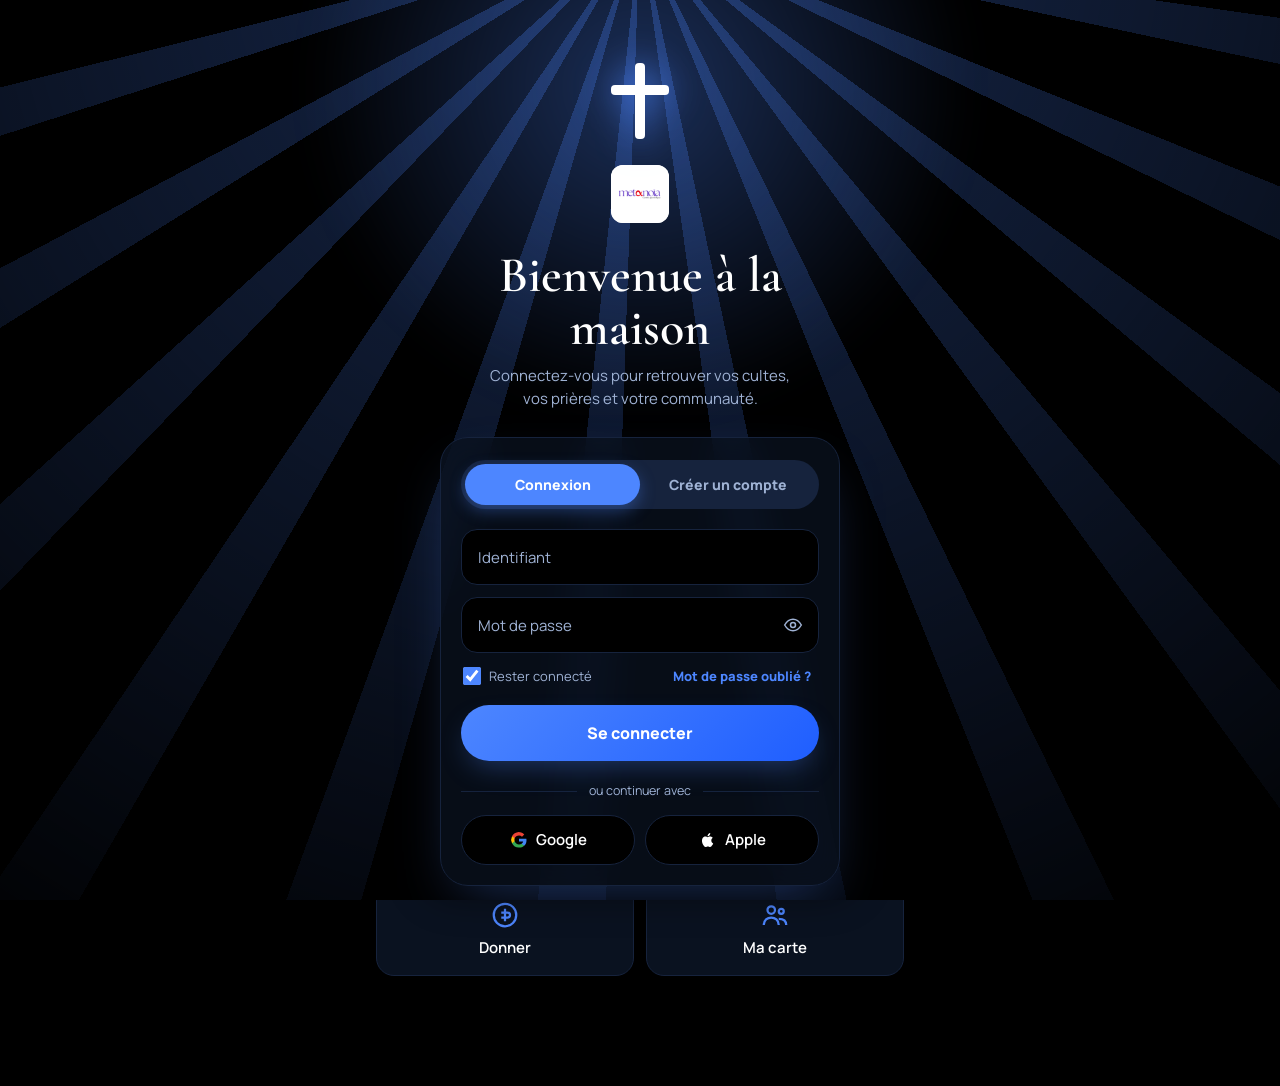
<file: 2-Application-mobile/index.html>
<!DOCTYPE html>
<html lang="fr" data-theme="dark">
<head>
<meta charset="utf-8">
<meta name="viewport" content="width=device-width, initial-scale=1, maximum-scale=1, user-scalable=no, viewport-fit=cover">
<meta name="theme-color" content="#000000">
<title>CAM – Application de l’église</title>
<link href="https://fonts.googleapis.com/css2?family=Cormorant+Garamond:ital,wght@0,600;1,500&family=Manrope:wght@400;600;800&display=swap" rel="stylesheet">
<link rel="manifest" href="manifest.webmanifest">
<link rel="apple-touch-icon" href="icons/cam-180.png">
<!-- Package d'animations CAM (40 effets) + animations natives du fichier -->
<link rel="stylesheet" href="cam-fx.css">
<script src="../cam-local.js"></script>
<script src="pwa.js"></script>
<script defer src="cam-fx.js"></script>
<style>
:root{--bg:#f6f9ff;--surf:#fff;--ink:#07111f;--mut:#51627d;--blue:#1f5eff;--blue2:#0b3bbf;--line:#dbe5f7;--glow:rgba(31,94,255,.28);--accent:#4d86ff;--accent-2:#1f5eff;box-sizing:border-box;padding-top:env(safe-area-inset-top,0px);padding-bottom:env(safe-area-inset-bottom,0px)}
@media(prefers-color-scheme:dark){:root:not([data-theme="light"]){--bg:#000;--surf:#0a1220;--ink:#fff;--mut:#9fb2d4;--blue:#4d86ff;--blue2:#1f5eff;--line:#16233d;--glow:rgba(77,134,255,.35)}}
:root[data-theme="dark"]{--bg:#000;--surf:#0a1220;--ink:#fff;--mut:#9fb2d4;--blue:#4d86ff;--blue2:#1f5eff;--line:#16233d;--glow:rgba(77,134,255,.35)}
*{box-sizing:border-box;-webkit-tap-highlight-color:transparent}
html{scroll-padding-top:env(safe-area-inset-top,0px);-webkit-text-size-adjust:100%;text-size-adjust:100%;touch-action:manipulation}
body{margin:0;background:var(--bg);color:var(--ink);font:400 15px/1.55 Manrope,system-ui,sans-serif;transition:background .5s,color .5s;overflow-x:hidden}
h1,h2,h3{font-family:"Cormorant Garamond",Georgia,serif;margin:0;font-weight:600;line-height:1.1}
button{font:inherit;color:inherit;cursor:pointer;border:0;background:none}
:focus-visible{outline:3px solid var(--blue);outline-offset:2px}
#splash{position:fixed;inset:0;z-index:99;background:#000;display:grid;place-items:center;transition:opacity .8s,visibility .8s}
#splash.off{opacity:0;visibility:hidden}
.cross{width:70px;height:90px;position:relative;animation:rise 1.4s cubic-bezier(.2,.8,.2,1) both,glow 2s ease-in-out infinite}
.cross:before,.cross:after{content:"";position:absolute;background:#fff;border-radius:4px}
.cross:before{left:30px;top:0;width:10px;height:90px}.cross:after{left:0;top:26px;width:70px;height:10px}
.splash-t{color:#fff;font:italic 600 26px "Cormorant Garamond",serif;margin-top:28px;letter-spacing:.04em;animation:fade 1.6s .6s both;text-align:center}
@keyframes rise{from{opacity:0;transform:translateY(30px) scale(.6) rotate(-8deg)}}
@keyframes glow{50%{filter:drop-shadow(0 0 22px #4d86ff)}}
@keyframes fade{from{opacity:0;letter-spacing:.3em}}
.orbs{position:absolute;inset:0;overflow:hidden;z-index:0}
.orbs i{position:absolute;border-radius:50%;filter:blur(50px);background:var(--blue);opacity:.35;animation:float 14s ease-in-out infinite}
.orbs i:nth-child(1){width:240px;height:240px;top:-60px;left:-60px}
.orbs i:nth-child(2){width:200px;height:200px;right:-50px;top:80px;background:#0b3bbf;animation-delay:-5s}
.orbs i:nth-child(3){width:160px;height:160px;left:40%;bottom:-40px;animation-delay:-9s}
@keyframes float{50%{transform:translate(40px,50px) scale(1.2)}}
header{position:sticky;top:env(safe-area-inset-top,0px);z-index:20;display:flex;justify-content:space-between;align-items:center;padding:12px 18px;background:color-mix(in srgb,var(--bg) 82%,transparent);backdrop-filter:blur(14px);border-bottom:1px solid var(--line)}
header b{font:600 20px "Cormorant Garamond",serif}
.header-logo{width:34px;height:34px;object-fit:contain;border-radius:8px;background:#fff}
.ibtn{width:40px;height:40px;border-radius:50%;background:var(--surf);border:1px solid var(--line);display:grid;place-items:center;transition:transform .5s,box-shadow .3s}
.ibtn:hover{box-shadow:0 0 0 6px var(--glow)}.ibtn.spin{transform:rotate(360deg)}
main{max-width:560px;margin:0 auto;padding:0 16px 110px}
.view{display:none}.view.on{display:block;animation:slide .55s cubic-bezier(.2,.8,.2,1)}
@keyframes slide{from{opacity:0;transform:translateX(30px)}}
.hero{position:relative;margin:16px 0;padding:34px 22px;border-radius:26px;color:#fff;background:linear-gradient(140deg,#000,#0b3bbf 70%,#1f5eff);overflow:hidden;background-size:200% 200%;animation:grad 10s ease infinite}
@keyframes grad{50%{background-position:100% 100%}}
.hero>*{position:relative;z-index:1}
.hero h1{font-size:40px}.hero p{margin:10px 0 0;opacity:.85}
.type{border-right:2px solid #fff;padding-right:4px;animation:caret .8s steps(1) infinite}
@keyframes caret{50%{border-color:transparent}}
.card{background:var(--surf);border:1px solid var(--line);border-radius:20px;padding:18px;margin:14px 0;transition:transform .35s,box-shadow .35s}
.card:hover{transform:translateY(-4px);box-shadow:0 14px 30px var(--glow)}
.verse{border-left:4px solid var(--blue)}
.verse q{font:italic 500 22px/1.3 "Cormorant Garamond",serif;quotes:none;display:block}
.verse small{color:var(--mut)}
.cd{display:grid;grid-template-columns:repeat(4,1fr);gap:8px;text-align:center;margin-top:14px}
.cd div{background:rgba(255,255,255,.12);border-radius:14px;padding:10px 0;backdrop-filter:blur(6px)}
.cd b{display:block;font-size:24px}.cd span{font-size:11px;opacity:.8}
.grid{display:grid;grid-template-columns:1fr 1fr;gap:12px}
.tile{position:relative;overflow:hidden;background:var(--surf);border:1px solid var(--line);border-radius:18px;padding:16px 12px;text-align:center;font-weight:600;transition:transform .3s}
.tile:active{transform:scale(.94)}.tile svg{display:block;margin:0 auto 6px;width:30px;height:30px;stroke:var(--blue);fill:none;stroke-width:1.8;transition:transform .5s}
.tile:hover svg{transform:rotateY(360deg) scale(1.15)}
.ripple{position:absolute;border-radius:50%;background:var(--glow);transform:scale(0);animation:rp .7s ease-out forwards;pointer-events:none}
@keyframes rp{to{transform:scale(4);opacity:0}}
h2{font-size:30px;margin:22px 0 6px}
.ev{display:flex;gap:14px;align-items:center}
.date{min-width:56px;text-align:center;background:var(--blue);color:#fff;border-radius:14px;padding:8px 0;font-weight:800;line-height:1.1}
.date small{display:block;font-weight:400;font-size:11px}
.ev h3{font-size:21px}.ev p{margin:2px 0;color:var(--mut);font-size:13px}
.btn{background:var(--blue);color:#fff;border-radius:999px;padding:11px 20px;font-weight:800;position:relative;overflow:hidden;transition:transform .2s,box-shadow .3s}
.btn:hover{box-shadow:0 8px 22px var(--glow);transform:translateY(-2px)}.btn.ok{background:#000;color:#fff;border:1px solid var(--blue)}
.btn.sm{padding:7px 14px;font-size:13px}
.shim{background:linear-gradient(100deg,var(--blue) 30%,#9db9ff 50%,var(--blue) 70%) 0 0/250% 100%;animation:shim 3s linear infinite}
@keyframes shim{to{background-position:-250% 0}}
textarea,input{width:100%;border:1px solid var(--line);background:var(--bg);color:var(--ink);border-radius:14px;padding:12px;font:inherit;font-size:16px;margin-bottom:10px}
.pray{animation:pop .5s cubic-bezier(.3,1.6,.5,1)}
@keyframes pop{from{opacity:0;transform:scale(.6)}}
.amt{display:grid;grid-template-columns:repeat(4,1fr);gap:8px;margin:12px 0}
.amt button{border:1.5px solid var(--line);border-radius:12px;padding:12px 0;font-weight:800;transition:.25s}
.amt button.on{background:var(--blue);color:#fff;border-color:var(--blue);transform:translateY(-3px);box-shadow:0 8px 18px var(--glow)}
.bar{height:10px;border-radius:9px;background:var(--line);overflow:hidden;margin-top:8px}
.bar i{display:block;height:100%;width:0;border-radius:9px;background:linear-gradient(90deg,var(--blue2),var(--blue));transition:width 1.6s cubic-bezier(.2,.8,.2,1)}
.heart{display:inline-block;animation:beat 1.2s infinite;color:var(--blue)}
@keyframes beat{15%{transform:scale(1.3)}30%{transform:scale(1)}45%{transform:scale(1.2)}}
nav{position:fixed;left:50%;bottom:calc(12px + env(safe-area-inset-bottom,0px));transform:translateX(-50%);z-index:30;display:flex;gap:2px;padding:6px;background:#000;border:1px solid #16233d;border-radius:999px;box-shadow:0 12px 34px rgba(0,0,0,.4);width:min(94vw,440px)}
nav button{flex:1;padding:9px 0;border-radius:999px;color:#9fb2d4;font-size:11px;font-weight:600;transition:.35s}
nav button svg{display:block;margin:0 auto 2px;width:22px;height:22px;stroke:currentColor;fill:none;stroke-width:1.8}
nav button.on{background:var(--blue2);color:#fff;transform:translateY(-4px) scale(1.05);box-shadow:0 0 18px var(--glow)}
.toast{position:fixed;left:50%;top:70px;transform:translate(-50%,-30px);opacity:0;background:#000;color:#fff;border:1px solid var(--blue);padding:11px 20px;border-radius:999px;z-index:120;transition:.5s cubic-bezier(.3,1.6,.5,1);font-weight:600}
.toast.on{transform:translate(-50%,0);opacity:1}
.conf{position:fixed;top:-12px;width:9px;height:14px;z-index:70;animation:fall 2.4s ease-in forwards}
@keyframes fall{to{transform:translateY(105vh) rotate(720deg);opacity:.2}}
.wave{display:flex;gap:3px;align-items:center;height:34px;margin-top:10px}.wave i{width:4px;height:8px;border-radius:3px;background:var(--blue)}.playing .wave i{animation:eq .9s ease-in-out infinite}@keyframes eq{50%{height:30px}}
.med{display:flex;gap:12px;align-items:center}.play{width:46px;height:46px;border-radius:50%;background:var(--blue);color:#fff;flex:none;box-shadow:0 0 0 0 var(--glow)}.playing .play{animation:pulse 1.6s infinite}@keyframes pulse{to{box-shadow:0 0 0 14px transparent}}
.pb{height:5px;background:var(--line);border-radius:5px;margin-top:8px;overflow:hidden}.pb i{display:block;height:100%;width:0;background:var(--blue)}
.fl{perspective:900px;height:190px;margin:14px 0;cursor:pointer}.fi{position:relative;height:100%;transition:transform .9s cubic-bezier(.3,1.2,.4,1);transform-style:preserve-3d}.fl.f .fi{transform:rotateY(180deg)}.fs{position:absolute;inset:0;border-radius:22px;padding:20px;backface-visibility:hidden;-webkit-backface-visibility:hidden;color:#fff;background:linear-gradient(135deg,#000,#0b3bbf);border:1px solid var(--blue)}.fs.b{transform:rotateY(180deg);background:#fff;display:grid;place-items:center}
.qr{width:130px;min-height:130px;background:#fff;display:grid;place-items:center}.qr svg{display:block;width:130px;height:130px}
.days{display:flex;gap:6px;margin:12px 0}.days button{flex:1;aspect-ratio:1;border-radius:50%;border:1.5px solid var(--line);font-weight:800;font-size:12px;transition:.3s}.days button.on{background:var(--blue);color:#fff;border-color:var(--blue);transform:scale(1.1)}
.sheet{position:fixed;left:0;right:0;top:0;z-index:15;transform:translateY(-110%);transition:transform .5s cubic-bezier(.2,.8,.2,1);padding:calc(64px + env(safe-area-inset-top,0px)) 18px 14px;background:var(--surf);border-bottom:1px solid var(--line);box-shadow:0 20px 40px rgba(0,0,0,.35)}.sheet.on{transform:none}.sheet p{margin:0;padding:11px 0;border-bottom:1px solid var(--line)}.sheet p:last-child{border:0}
.bd{position:absolute;top:-3px;right:-3px;width:17px;height:17px;border-radius:50%;background:var(--blue);color:#fff;font-size:10px;font-weight:800;display:grid;place-items:center;animation:beat 1.2s infinite}
nav button.plus{flex:none;width:56px;height:56px;margin:-26px 6px 0;padding:0;border-radius:50%;background:linear-gradient(135deg,#4d86ff,#0b3bbf);color:#fff;font-size:34px;line-height:1;font-weight:400;box-shadow:0 0 0 5px #000,0 0 0 5px var(--glow);animation:plusp 2.2s infinite}
nav button.plus.on{transform:rotate(45deg)}
@keyframes plusp{to{box-shadow:0 0 0 5px #000,0 0 0 18px transparent}}
.chips{display:flex;flex-wrap:wrap;gap:8px;margin:8px 0 16px}.chips button,.dsc button{border:1.5px solid var(--line);border-radius:999px;padding:8px 14px;font-weight:600;font-size:13px;transition:.25s}
.dsc{display:flex;gap:8px;overflow-x:auto;margin:8px 0 16px;padding:4px 2px 8px}.dsc button{flex:none;width:60px;border-radius:14px;padding:8px 0;font-weight:800;line-height:1.25}.dsc button small{display:block;font-weight:400;font-size:11px}
.chips button.on,.dsc button.on{background:var(--blue);color:#fff;border-color:var(--blue);transform:translateY(-2px);box-shadow:0 6px 16px var(--glow)}.chips button:disabled{opacity:.35;text-decoration:line-through}
@media(prefers-reduced-motion:reduce){*,*:before,*:after{animation-duration:.01ms!important;animation-iteration-count:1!important;transition-duration:.01ms!important}}
#login{--surf:rgba(255,255,255,.78);--ray:rgba(31,94,255,.18);--err:#c8283c;position:fixed;inset:0;z-index:90;overflow-x:hidden;overflow-y:auto;background:var(--bg);color:var(--ink);display:flex;flex-direction:column;align-items:center;padding-top:env(safe-area-inset-top,0px);padding-bottom:env(safe-area-inset-bottom,0px);transition:opacity .7s,visibility .7s,transform .7s}
@media(prefers-color-scheme:dark){:root:not([data-theme="light"]) #login{--surf:rgba(10,18,32,.72);--ray:rgba(77,134,255,.3);--err:#ff6b7d}}
:root[data-theme="dark"] #login{--surf:rgba(10,18,32,.72);--ray:rgba(77,134,255,.3);--err:#ff6b7d}
#login.out{opacity:0;visibility:hidden;transform:scale(1.04)}
#login .card:hover{transform:none;box-shadow:0 24px 60px -20px var(--glow)}
#login *{box-sizing:border-box;-webkit-tap-highlight-color:transparent}
#login h1,#login h2{font-family:"Cormorant Garamond",Georgia,serif;font-weight:600;margin:0;line-height:1.05}
#login button,#login input{font:inherit;color:inherit}
#login button{cursor:pointer;border:0;background:none}
#login :focus-visible{outline:3px solid var(--blue);outline-offset:2px}
#login .sky{position:fixed;inset:0;z-index:0;overflow:hidden;pointer-events:none}
#login .sky:before{content:"";position:absolute;left:50%;top:-8%;width:160vmax;height:160vmax;transform:translateX(-50%);
background:repeating-conic-gradient(from 0deg at 50% 0,var(--ray) 0 4deg,transparent 4deg 14deg);
-webkit-mask:radial-gradient(circle at 50% 0,#000 0,transparent 55%);mask:radial-gradient(circle at 50% 0,#000 0,transparent 55%);
animation:lturn 90s linear infinite}
#login .sky:after{content:"";position:absolute;left:50%;top:0;width:min(120vw,720px);aspect-ratio:1;transform:translate(-50%,-38%);border-radius:50%;background:radial-gradient(circle,var(--glow),transparent 65%);filter:blur(20px)}
@keyframes lturn{to{transform:translateX(-50%) rotate(360deg)}}
#login .wrap{position:relative;z-index:1;width:100%;max-width:440px;padding:clamp(28px,7vh,64px) 20px 32px;display:flex;flex-direction:column;align-items:center;flex:1}
#login .cross{width:58px;height:76px;position:relative;transition:transform .15s ease-out;filter:drop-shadow(0 0 18px var(--blue));animation:lenter 1.3s cubic-bezier(.2,.8,.2,1) both}
#login .cross:before,#login .cross:after{content:"";position:absolute;background:var(--ink);border-radius:4px}
#login .cross:before{left:24px;top:0;width:10px;height:76px}
#login .cross:after{left:0;top:22px;width:58px;height:10px}
@keyframes lenter{from{opacity:0;transform:translateY(24px) scale(.6)}}
#login .brand{font:italic 600 22px "Cormorant Garamond",serif;letter-spacing:.14em;margin-top:14px;color:var(--mut)}
#login .brand-logo{display:block;width:58px;height:58px;margin:12px auto 4px;object-fit:contain;border-radius:12px;background:#fff}
#login h1{font-size:clamp(38px,11vw,50px);text-align:center;margin-top:22px}
#login .sub{text-align:center;color:var(--mut);margin:10px 0 26px;max-width:320px}
#login .card{width:100%;background:var(--surf);border:1px solid var(--line);border-radius:28px;padding:22px 20px 20px;backdrop-filter:blur(18px);-webkit-backdrop-filter:blur(18px);box-shadow:0 24px 60px -20px var(--glow)}
#login .tabs{position:relative;display:grid;grid-template-columns:1fr 1fr;background:var(--line);border-radius:999px;padding:4px;margin-bottom:20px}
#login .tabs i{position:absolute;top:4px;bottom:4px;left:4px;width:calc(50% - 4px);background:var(--blue);border-radius:999px;transition:transform .45s cubic-bezier(.3,1.3,.5,1);box-shadow:0 6px 16px var(--glow)}
#login .tabs.s i{transform:translateX(100%)}
#login .tabs button{position:relative;padding:10px 0;font-weight:800;font-size:14px;color:var(--mut);transition:color .3s}
#login .tabs button[aria-selected="true"]{color:#fff}
#login .f{position:relative;margin-bottom:12px}
#login .f input{width:100%;height:56px;padding:22px 16px 6px;border:1.5px solid var(--line);border-radius:16px;background:var(--bg);font-size:16px;transition:border-color .25s,box-shadow .25s}
#login .f input:focus{outline:0;border-color:var(--blue);box-shadow:0 0 0 4px var(--glow)}
#login .f label{position:absolute;left:17px;top:17px;color:var(--mut);pointer-events:none;transition:.2s;transform-origin:left}
#login .f input:focus+label,#login .f input:not(:placeholder-shown)+label{transform:translateY(-11px) scale(.78);color:var(--blue)}
#login .f.bad input{border-color:var(--err)}
#login .f .eye{position:absolute;right:6px;top:8px;width:40px;height:40px;border-radius:50%;display:grid;place-items:center;color:var(--mut)}
#login .f .eye svg{width:20px;height:20px;stroke:currentColor;fill:none;stroke-width:1.8}
#login .err{display:none;color:var(--err);font-size:12.5px;font-weight:600;margin:-6px 4px 10px}
#login .bad+.err,#login .f.bad~.err{display:block}
#login .extra{display:flex;justify-content:space-between;align-items:center;margin:4px 2px 18px;font-size:13px}
#login .chk{display:flex;gap:8px;align-items:center;color:var(--mut);cursor:pointer}
#login .chk input{accent-color:var(--blue);width:18px;height:18px;margin:0}
#login .link{color:var(--blue);font-weight:800;font-size:13px}
#login .name{display:none}
#login .s-mode .name{display:block}
#login .s-mode .login-only{display:none}
#login .go{position:relative;width:100%;height:56px;border-radius:999px;background:linear-gradient(135deg,var(--blue),var(--blue2));color:#fff;font-weight:800;font-size:16px;overflow:hidden;box-shadow:0 12px 28px -8px var(--glow);transition:transform .2s,box-shadow .3s}
#login .go:hover{transform:translateY(-2px);box-shadow:0 16px 32px -8px var(--glow)}
#login .go:active{transform:scale(.98)}
#login .go:after{content:"";position:absolute;inset:0;background:linear-gradient(100deg,transparent 30%,rgba(255,255,255,.35) 50%,transparent 70%);transform:translateX(-100%);animation:lshine 4s 1.5s infinite}
@keyframes lshine{40%,100%{transform:translateX(100%)}}
#login .go.load{pointer-events:none}
#login .go.load span{opacity:0}
#login .go.load:before{content:"";position:absolute;left:50%;top:50%;width:22px;height:22px;margin:-11px;border:3px solid rgba(255,255,255,.35);border-top-color:#fff;border-radius:50%;animation:lsp .7s linear infinite;z-index:1}
@keyframes lsp{to{transform:rotate(360deg)}}
#login .or{display:flex;align-items:center;gap:12px;color:var(--mut);font-size:12.5px;margin:20px 0 14px}
#login .or:before,#login .or:after{content:"";flex:1;height:1px;background:var(--line)}
#login .soc{display:grid;grid-template-columns:1fr 1fr;gap:10px}
#login .soc button{height:50px;border:1.5px solid var(--line);border-radius:999px;display:flex;align-items:center;justify-content:center;gap:8px;font-weight:600;background:var(--bg);transition:.25s}
#login .soc button:hover{border-color:var(--blue);box-shadow:0 0 0 4px var(--glow)}
#login .soc svg{width:18px;height:18px}
#login .foot{margin-top:22px;color:var(--mut);font-size:13px;text-align:center}
#login .ok{display:none;text-align:center;padding:18px 0 8px}
#login .done .ok{display:block;animation:lpop .6s cubic-bezier(.3,1.5,.5,1)}
#login .done .in{display:none}
#login .ok .ring{width:84px;height:84px;margin:0 auto 18px;border-radius:50%;background:var(--blue);display:grid;place-items:center;box-shadow:0 0 0 0 var(--glow);animation:lpulse 1.8s infinite}
#login .ok svg{width:40px;height:40px;stroke:#fff;fill:none;stroke-width:3.2;stroke-dasharray:40;stroke-dashoffset:40;animation:ldr .6s .3s forwards}
#login .ok h2{font-size:34px}
#login .ok p{color:var(--mut);margin:8px 0 18px}
@keyframes lpop{from{opacity:0;transform:scale(.8)}}
@keyframes ldr{to{stroke-dashoffset:0}}
@keyframes lpulse{to{box-shadow:0 0 0 22px transparent}}
#login .shake{animation:lshk .4s}
@keyframes lshk{20%,60%{transform:translateX(-7px)}40%,80%{transform:translateX(7px)}}
#login .f input{margin:0}#login .chk input{padding:0;margin:0}#login .card{margin:0}

</style>
</head>
<body>
<div id="login"><div class="sky" aria-hidden="true"></div><div class="wrap">
  <div class="cross" id="cross" aria-hidden="true"></div>
  <div class="brand"><img class="brand-logo" data-dashboard-logo src="icons/metanoia-192.png" alt="Logo Metanoïa"></div>
  <h1 id="h">Bienvenue à la maison</h1>
  <p class="sub" id="sub">Connectez-vous pour retrouver vos cultes, vos prières et votre communauté.</p>

  <div class="card" id="card">
    <div class="in">
      <div class="tabs" id="tabs" role="tablist">
        <i></i>
        <button role="tab" aria-selected="true" data-m="l">Connexion</button>
        <button role="tab" aria-selected="false" data-m="s">Créer un compte</button>
      </div>
      <form id="form" novalidate autocomplete="on">
        <div class="f name" id="fn"><input id="n" name="name" placeholder=" " autocomplete="name" maxlength="80"><label for="n">Prénom et nom</label></div>
        <div class="f name" id="ftel"><input id="tel" name="tel" type="tel" placeholder=" " autocomplete="tel" maxlength="40"><label for="tel">Téléphone</label></div>
        <div class="f" id="fe"><input id="e" name="username" type="text" placeholder=" " autocomplete="username" maxlength="80"><label for="e">Identifiant</label></div>
        <div class="err" id="ee">Saisissez votre identifiant (3 caractères minimum).</div>
        <div class="f" id="fp"><input id="p" name="password" type="password" placeholder=" " autocomplete="current-password"><label for="p">Mot de passe</label>
          <button type="button" class="eye" id="eye" aria-label="Afficher le mot de passe"><svg viewBox="0 0 24 24"><path d="M2 12s4-7 10-7 10 7 10 7-4 7-10 7S2 12 2 12z"/><circle cx="12" cy="12" r="3"/></svg></button></div>
        <div class="err" id="pe">Le mot de passe doit contenir au moins 12 caractères.</div>
        <div class="extra login-only"><label class="chk"><input type="checkbox" id="rm" checked> Rester connecté</label><button type="button" class="link" id="forgot">Mot de passe oublié ?</button></div>
        <div class="extra name" style="margin-bottom:18px"><span style="color:var(--mut)">Votre compte vous donne accès à votre carte de membre.</span></div>
        <button class="go fx-magnetic" id="go" type="submit"><span id="gt">Se connecter</span></button>
      </form>
      <div class="or">ou continuer avec</div>
      <div class="soc">
        <button type="button" data-s="Google"><svg viewBox="0 0 24 24"><path fill="#4285F4" d="M22 12.2c0-.7-.1-1.4-.2-2H12v3.8h5.6a4.8 4.8 0 0 1-2.1 3.1v2.6h3.4c2-1.8 3.1-4.5 3.1-7.5z"/><path fill="#34A853" d="M12 22c2.8 0 5.2-.9 6.9-2.5l-3.4-2.6c-.9.6-2.1 1-3.5 1-2.7 0-5-1.8-5.8-4.3H2.7v2.7A10 10 0 0 0 12 22z"/><path fill="#FBBC05" d="M6.2 13.6a6 6 0 0 1 0-3.8V7.1H2.7a10 10 0 0 0 0 9.2z"/><path fill="#EA4335" d="M12 6c1.5 0 2.9.5 4 1.6l3-3A10 10 0 0 0 2.7 7.1l3.5 2.7C7 7.800 9.300 6 12 6z"/></svg>Google</button>
        <button type="button" data-s="Apple"><svg viewBox="0 0 24 24" fill="currentColor"><path d="M16.4 12.6c0-2.300 1.900-3.400 2-3.500-1.100-1.600-2.800-1.800-3.400-1.800-1.400-.1-2.800.9-3.500.9s-1.800-.8-3-.8c-1.500 0-3 .9-3.800 2.300-1.600 2.800-.4 7 1.200 9.300.8 1.100 1.700 2.400 2.900 2.300 1.200 0 1.600-.7 3-.7s1.800.7 3 .7 2-1.100 2.800-2.200c.9-1.300 1.200-2.500 1.300-2.600-.1 0-2.500-1-2.500-3.900zM14.100 5.700c.6-.8 1.100-1.800.9-2.900-.9 0-2 .6-2.700 1.400-.6.700-1.100 1.800-1 2.800 1 .1 2.100-.5 2.800-1.300z"/></svg>Apple</button>
      </div>
    </div>
    <div class="ok" role="status"><div class="ring"><svg viewBox="0 0 24 24"><path d="M5 12.500l4.500 4.500L19 7"/></svg></div><h2 id="okh">Paix à vous</h2><p id="okp">Votre connexion est confirmée.</p><button class="link" id="out">Changer de compte</button></div>
  </div>
  <p class="foot">Communauté CAM<br>Culte du dimanche · 10h00</p>
</div></div>
<header><img class="header-logo" data-dashboard-logo src="icons/metanoia-192.png" alt="Metanoïa"><span style="display:flex;gap:8px"><button class="ibtn" id="bell" aria-label="Annonces"><svg width="20" height="20" viewBox="0 0 24 24" fill="none" stroke="currentColor" stroke-width="2"><path d="M6 8a6 6 0 0 1 12 0c0 7 3 8 3 8H3s3-1 3-8M10 21h4"/></svg><span class="bd" id="bd">3</span></button><button class="ibtn" id="logout2" aria-label="Se déconnecter" title="Se déconnecter"><svg width="20" height="20" viewBox="0 0 24 24" fill="none" stroke="currentColor" stroke-width="2"><path d="M9 21H5a2 2 0 0 1-2-2V5a2 2 0 0 1 2-2h4M16 17l5-5-5-5M21 12H9"/></svg></button></span></header>
<div class="sheet" id="sheet"></div>
<main>
<section class="view on" id="v-home">
<div class="hero"><div class="orbs"><i></i><i></i><i></i></div>
<h1>Bienvenue,<br><span class="type" id="type"></span></h1>
<p>Prochain culte dans</p>
<div class="cd" id="cd"><div><b>0</b><span>jours</span></div><div><b>0</b><span>heures</span></div><div><b>0</b><span>min</span></div><div><b>0</b><span>sec</span></div></div></div>
<div class="card verse"><small>Verset du jour</small><q id="vq"></q><small id="vr"></small><div style="display:flex;gap:8px;margin-top:12px"><button class="btn sm" id="vnx">Autre verset</button><button class="btn sm" id="vcp">Copier</button></div></div><div class="card" id="nxc"></div><div class="card" id="pdc"></div>
<div class="grid" id="tiles"></div>
</section>
<section class="view" id="v-prog"><h2>Programme</h2><p style="color:var(--mut);margin:0">Confirmez votre présence en un geste.</p><div class="card"><b>Rappels d’événements</b><p id="ntx" style="margin:4px 0 12px;color:var(--mut)"></p><div style="display:flex;gap:8px;flex-wrap:wrap"><button class="btn sm" id="ntb"></button><button class="btn sm" id="ttb">Tester</button></div></div><div id="events"></div></section>
<section class="view" id="v-pray"><h2>Mur de prière</h2><p style="color:var(--mut);margin:0">Partagez un sujet, la communauté prie avec vous.</p>
<div class="card"><textarea id="pt" rows="3" maxlength="200" placeholder="Votre sujet de prière…"></textarea><button class="btn shim" id="ps">Publier la prière</button></div><div id="plist"></div></section>
<section class="view" id="v-give"><h2>Dons</h2>
<div class="card"><p style="margin:0">Chaque don soutient la mission et les familles accompagnées. <span class="heart">♥</span></p>
<div class="amt" id="amt"></div><input id="cust" type="number" min="1" placeholder="Autre montant (€)"><button class="btn shim" id="gv" style="width:100%">Faire un don</button></div>
<div class="card"><b>Projet : nouvelle salle de jeunesse</b><div class="bar"><i id="bar"></i></div><p style="margin:6px 0 0;color:var(--mut);font-size:13px"><span id="raised">0</span> € récoltés sur 20 000 €</p></div></section>
<section class="view" id="v-rdv"><h2>Rendez-vous</h2><p style="color:var(--mut);margin:0">Rencontrez un pasteur en toute confiance.</p>
<div class="card"><b>1. Avec qui ?</b><div class="chips" id="rv-p"></div><b>2. Quel jour ?</b><div class="dsc" id="rv-d"></div><b>3. Quelle heure ?</b><div class="chips" id="rv-h"></div><b>4. Pour quel motif ?</b><div class="chips" id="rv-m"></div><input id="rv-n" placeholder="Votre nom" maxlength="30"><button class="btn shim" id="rv-ok" style="width:100%">Confirmer le rendez-vous</button></div>
<h2>Mes rendez-vous</h2><div id="rv-l"></div></section>
<section class="view" id="v-media"><h2>Prédications</h2><div id="sermons"></div><h2>Lecture de la semaine</h2><div class="card"><b>Plan : les Psaumes</b><p style="margin:4px 0;color:var(--mut)">Un psaume par jour. Touchez les jours lus.</p><div class="days" id="days"></div><p id="streak" style="margin:0;font-weight:600"></p></div></section>
<section class="view" id="v-more"><h2>Ma carte de membre</h2><div class="fl" id="fl"><div class="fi"><div class="fs"><small>CAM · Membre</small><h3 style="font-size:30px;margin-top:38px" id="mn">Fidèle</h3><p id="mid" style="opacity:.8;margin:6px 0 0"></p></div><div class="fs b"><div class="qr" id="qr"></div></div></div></div><input id="myn" placeholder="Connectez-vous pour afficher votre carte" maxlength="24" readonly><h2>Communauté</h2>
<div class="card"><h3>Rejoindre un groupe</h3><div style="display:flex;flex-wrap:wrap;gap:8px;margin-top:10px" id="groups"></div></div>
<div class="card"><h3>✉️ Message au pasteur</h3><p style="color:var(--mut);margin:6px 0 12px">Conversation privée avec la direction. Un seul compte suffit.</p>
<div id="chat-thread" style="max-height:230px;overflow:auto;display:flex;flex-direction:column;gap:8px;margin-bottom:12px"></div>
<textarea id="ms" rows="2" maxlength="2000" placeholder="Écrire au pasteur…"></textarea><button class="btn shim" id="send">Envoyer ↑</button></div>
<button class="btn sm" id="logout" style="margin:8px 0 14px">Se déconnecter</button></section>
</main>
<nav id="nav"></nav>
<div class="toast" id="toast"></div>
<script src="../1-Web-Tableau-de-bord/qrcode.js"></script>
<script>
var $=function(s){return document.querySelector(s)};
var ic={home:'<path d="M3 11l9-8 9 8v10H3z"/>',prog:'<rect x="3" y="5" width="18" height="16" rx="2"/><path d="M3 10h18M8 3v4M16 3v4"/>',pray:'<path d="M12 21s-8-5-8-11a5 5 0 0 1 8-3 5 5 0 0 1 8 3c0 6-8 11-8 11z"/>',give:'<circle cx="12" cy="12" r="9"/><path d="M12 7v10M9 10h5a2 2 0 0 1 0 4H9"/>',media:'<path d="M9 18V5l12-2v13"/><circle cx="6" cy="18" r="3"/><circle cx="18" cy="16" r="3"/>',more:'<circle cx="9" cy="8" r="3"/><circle cx="17" cy="9" r="2"/><path d="M3 20c0-4 3-6 6-6s6 2 6 6M15 15c3 0 6 1 6 5"/>'};
var tabs=[["home","Accueil"],["prog","Agenda"],["pray","Prière"],["media","Médias"],["more","Plus"]];
function svg(k){return '<svg viewBox="0 0 24 24">'+ic[k]+'</svg>'}
function toast(t){var e=$("#toast");e.textContent=t;e.classList.add("on");setTimeout(function(){e.classList.remove("on")},2400)}
function confetti(){var c=["#1f5eff","#fff","#4d86ff","#000"];for(var i=0;i<50;i++){var d=document.createElement("i");d.className="conf";d.style.left=Math.random()*100+"vw";d.style.background=c[i%4];d.style.border="1px solid #1f5eff";d.style.animationDelay=Math.random()*.6+"s";document.body.appendChild(d);setTimeout(function(x){x.remove()},3200,d)}}
function show(k){document.querySelectorAll(".view").forEach(function(v){v.classList.toggle("on",v.id==="v-"+k)});document.querySelectorAll("#nav button").forEach(function(b){b.classList.toggle("on",b.dataset.k===k)});window.scrollTo({top:0,behavior:"smooth"});if(k==="give")setTimeout(function(){$("#bar").style.width=raised/200+"%"},150)}
$("#nav").innerHTML=tabs.slice(0,4).map(function(t,j){return (j===2?'<button class="plus" data-k="rdv" aria-label="Prendre rendez-vous">+</button>':'')+'<button data-k="'+t[0]+'">'+svg(t[0])+t[1]+'</button>'}).join("");
$("#nav").onclick=function(e){var b=e.target.closest("button");if(b)show(b.dataset.k)};
$("#nav button").classList.add("on");
$("#tiles").innerHTML=[["prog","Cultes"],["media","Prédications"],["give","Donner"],["more","Ma carte"]].map(function(t){return '<button class="tile" data-k="'+t[0]+'">'+svg(t[0])+t[1]+'</button>'}).join("");
$("#tiles").onclick=function(e){var b=e.target.closest(".tile");if(b)show(b.dataset.k)};
document.addEventListener("pointerdown",function(e){var b=e.target.closest(".btn,.tile");if(!b)return;var r=b.getBoundingClientRect(),s=document.createElement("span");s.className="ripple";var z=Math.max(r.width,r.height)/3;s.style.cssText="width:"+z+"px;height:"+z+"px;left:"+(e.clientX-r.left-z/2)+"px;top:"+(e.clientY-r.top-z/2)+"px";b.appendChild(s);setTimeout(function(){s.remove()},700)});
var w="Que la paix soit avec vous",i=0;(function t(){$("#type").textContent=w.slice(0,i++);if(i<=w.length)setTimeout(t,70)})();
var vs=[["Car je connais les projets que j’ai formés sur vous, projets de paix et non de malheur.","Jérémie 29:11"],["L’Éternel est mon berger : je ne manquerai de rien.","Psaume 23:1"],["Je puis tout par celui qui me fortifie.","Philippiens 4:13"],["Ne crains rien, car je suis avec toi.","Ésaïe 41:10"]];
var v=vs[new Date().getDate()%vs.length];$("#vq").textContent="« "+v[0]+" »";$("#vr").textContent=v[1];
vs.push(["Confie-toi en l’Éternel de tout ton cœur.","Proverbes 3:5"],["Cherchez premièrement le royaume et la justice de Dieu.","Matthieu 6:33"],["Soyez forts et courageux, ne craignez point.","Deutéronome 31:6"],["L’amour est patient, il est plein de bonté.","1 Corinthiens 13:4"]);
var vi=new Date().getDate()%4;
function showV(i){var x=vs[i];$("#vq").textContent="« "+x[0]+" »";$("#vr").textContent=x[1]}
$("#vnx").onclick=function(){vi=(vi+1)%vs.length;showV(vi)};
$("#vcp").onclick=function(){var x=vs[vi],t="« "+x[0]+" » — "+x[1];try{navigator.clipboard.writeText(t).then(function(){toast("Verset copié")},function(){toast("Copie impossible ici")})}catch(e){toast("Copie impossible ici")}};
function nextSun(){var d=new Date();d.setHours(10,0,0,0);d.setDate(d.getDate()+((7-d.getDay())%7));if(d<new Date())d.setDate(d.getDate()+7);return d}
var tg=nextSun();setInterval(function(){var s=Math.max(0,Math.floor((tg-new Date())/1000)),p=[Math.floor(s/86400),Math.floor(s%86400/3600),Math.floor(s%3600/60),s%60],b=document.querySelectorAll("#cd b");p.forEach(function(x,j){b[j].textContent=x})},1000);
var MN=["JAN","FÉV","MAR","AVR","MAI","JUIN","JUIL","AOÛT","SEP","OCT","NOV","DÉC"],DN=["Dimanche","Lundi","Mardi","Mercredi","Jeudi","Vendredi","Samedi"],Yr=new Date().getFullYear();
function ld(k,d){try{return JSON.parse(localStorage.getItem(k)||d)}catch(e){return JSON.parse(d)}}
function sk(k,v){try{localStorage.setItem(k,JSON.stringify(v))}catch(e){}}
/* Événements réels depuis PostgreSQL (backend CAM) */
var E=[];
var currentMember=null,gos={},mt=ld("mt","{}"),nt=ld("nt","1"),fd=ld("fd","{}"),nl=ld("nl","[]"),unread=3,pd=ld("pd","[]");
function dd(x){return new Date(x.getFullYear(),x.getMonth(),x.getDate())}
function hm(t){return t.getHours()+"h"+("0"+t.getMinutes()).slice(-2)}
function rel(t){var n=Math.round((dd(t)-dd(new Date()))/864e5);return n<=0?(t<new Date()?"En cours":"Aujourd’hui à "+hm(t)):n==1?"Demain à "+hm(t):"Dans "+n+" jours · "+hm(t)}
function memberApi(path,opt){opt=opt||{};return fetch(path,{method:opt.method||"GET",credentials:"same-origin",headers:{"Content-Type":"application/json"},body:opt.body?JSON.stringify(opt.body):undefined}).then(function(r){return r.text().then(function(text){var data={};try{data=text?JSON.parse(text):{}}catch(e){}if(!r.ok){var error=new Error(data.message||("Erreur "+r.status));error.status=r.status;throw error}return data})})}
function rE(){
$("#events").innerHTML=E.length?E.map(function(e){var g=gos[e.id],m=mt[e.id];return '<div class="card ev"><div class="date">'+e.d+'<small>'+MN[e.m]+'</small></div><div style="flex:1"><h3>'+e.t+'</h3><p>'+e.p+'</p><p style="color:var(--blue);font-weight:600">'+rel(e.at)+'</p></div><div style="display:grid;gap:6px;justify-items:end"><button class="btn sm'+(g?' ok':'')+'" data-g="'+e.id+'">'+(g?'Inscrit ✓':'Je viens')+'</button><button class="ibtn" style="width:34px;height:34px" data-r="'+e.id+'" aria-label="Rappel">'+(m?'🔕':'🔔')+'</button></div></div>'}).join(""):'<p style="color:var(--mut)">Aucun événement à venir.</p>';
var n=E[0];$("#nxc").innerHTML=n?'<small style="color:var(--mut)">Prochain événement</small><h3 style="font-size:24px;margin:4px 0">'+n.t+'</h3><p style="margin:0;color:var(--blue);font-weight:600">'+rel(n.at)+'</p><p style="margin:2px 0 0;color:var(--mut);font-size:13px">'+n.p+'</p>':'<small style="color:var(--mut)">Aucun événement à venir</small>';
$("#ntb").textContent=nt?"Désactiver les rappels":"Activer les rappels";$("#ntx").textContent=nt?"Rappels actifs : la veille et 1 heure avant chaque événement.":"Rappels désactivés."}
$("#events").onclick=function(ev){var b=ev.target.closest("button");if(!b)return;var id;
if(b.dataset.g){id=b.dataset.g;if(!currentMember){toast("Connectez-vous pour vous inscrire.");return}if(gos[id]){toast("Vous êtes déjà inscrit à cet événement.");return}b.disabled=true;memberApi("/api/member/registrations",{method:"POST",body:{eventId:id}}).then(function(){gos[id]=true;rE();toast("Inscription enregistrée");confetti();if(mt[id]){delete mt[id];sk("mt",mt)}}).catch(function(error){if(error.status===409){gos[id]=true;rE();toast("Vous êtes déjà inscrit à cet événement.");return}b.disabled=false;toast(error.message||"Inscription impossible.")})}
else if(b.dataset.r){id=b.dataset.r;mt[id]=!mt[id];sk("mt",mt);toast(mt[id]?"Rappel désactivé":"Rappel activé pour cet événement")}
};
function loadRegistrations(){if(!currentMember)return;memberApi("/api/member/registrations").then(function(data){gos={};(data.registrations||[]).forEach(function(registration){gos[registration.eventId]=true});rE()}).catch(function(error){toast(error.message||"Impossible de charger vos inscriptions.")})}
$("#ntb").onclick=function(){nt=nt?0:1;sk("nt",nt);if(nt&&window.Notification&&Notification.permission==="default"){try{Notification.requestPermission()}catch(e){}}toast(nt?"Rappels activés":"Rappels désactivés");rE()};
$("#ttb").onclick=function(){fire({t:"Test de notification",at:new Date(Date.now()+36e5),p:"Salle Siloé"})};
function badge(){var b=$("#bd");b.textContent=unread;b.style.display=unread?"":"none"}
function rS(){$("#sheet").innerHTML=nl.map(function(x){return '<p>🔔 '+x[0]+'</p>'}).join("")+E.slice(0,2).map(function(e){return '<p style="color:var(--mut)">À venir : '+e.t+' · '+rel(e.at)+'</p>'}).join("")+an.map(function(a){return "<p>"+a+"</p>"}).join("")}
function fire(e){var m=e.t+" · "+rel(e.at);nl.unshift([m,Date.now()]);nl=nl.slice(0,6);sk("nl",nl);unread++;badge();rS();toast("🔔 "+m);try{if(window.Notification&&Notification.permission==="granted")new Notification("CAM · "+e.t,{body:rel(e.at)+" · "+e.p})}catch(x){}}
function chk(){var l=$("#login");if(l&&l.style.display!=="none"&&!l.classList.contains("out"))return;if(!nt)return;var now=Date.now();
E.forEach(function(e){if(mt[e.id]||e.at<=now)return;var due=[1440,60].filter(function(o){return e.at-o*6e4<=now&&!fd[e.id+":"+o]});if(due.length){[1440,60].forEach(function(o){if(e.at-o*6e4<=now)fd[e.id+":"+o]=1});sk("fd",fd);fire(e)}})}
setInterval(chk,20000);setTimeout(chk,3000);setInterval(rE,60000);
function dkey(x){return x.getFullYear()+"-"+(x.getMonth()+1)+"-"+x.getDate()}
function rPd(){var s=0,x=new Date();if(pd.indexOf(dkey(x))<0)x.setDate(x.getDate()-1);while(pd.indexOf(dkey(x))>-1){s++;x.setDate(x.getDate()-1)}var dn=pd.indexOf(dkey(new Date()))>-1;
$("#pdc").innerHTML='<b>Ma prière du jour</b><p style="margin:4px 0 12px;color:var(--mut)">'+(s?'Série en cours : <b>'+s+' jour'+(s>1?'s':'')+'</b> 🔥':'Commencez votre série aujourd’hui.')+'</p><button class="btn sm'+(dn?' ok':'')+'" id="pdb">'+(dn?'Prié aujourd’hui ✓':'J’ai prié aujourd’hui')+'</button>'}
$("#pdc").onclick=function(e){if(!e.target.closest("#pdb"))return;var k=dkey(new Date()),i=pd.indexOf(k);if(i<0){pd.push(k);sk("pd",pd);toast("Que Dieu vous bénisse 🙏");confetti()}else{pd.splice(i,1);sk("pd",pd)}rPd()};
rE();rPd();
fetch('/api/public/bootstrap',{credentials:'same-origin'}).then(function(r){return r.json()}).then(function(d){
  E=(d.events||[]).map(function(ev){
    var t=new Date((ev.date||'')+'T'+(ev.heure||'00:00')+':00');
    if(isNaN(t.getTime()))t=new Date();
    return{id:ev.id,d:t.getDate(),m:t.getMonth(),t:ev.titre||'Événement',
      p:DN[t.getDay()]+" · "+(ev.heure||'')+" · "+(ev.lieu||''),at:t};
  }).filter(function(e){return e.at>Date.now()-72e5}).sort(function(a,b){return a.at-b.at});
  rE();rS();
}).catch(function(){});
var pool=["Pour la paix dans ma famille.","Merci Seigneur pour la guérison de mon fils.","Priez pour mon examen de lundi.","Pour les malades de notre quartier.","Reconnaissance : une porte s’est ouverte !"];
setInterval(function(){if(!pl.length)return;var j=Math.floor(Math.random()*pl.length);pl[j][1]++;var b=document.querySelector('#plist [data-j="'+j+'"]');if(b)b.textContent="🙏 "+pl[j][1]+" prient"},9000);
setInterval(function(){if(pool.length){pl.unshift([pool.shift(),1]);rp()}},50000);
var pl=[["Pour la guérison de ma mère.",12],["Reconnaissance : un nouvel emploi !",8]];
function rp(){$("#plist").innerHTML=pl.map(function(p,j){return '<div class="card pray"><p style="margin:0 0 10px">'+p[0].replace(/</g,"&lt;")+'</p><button class="btn sm" data-j="'+j+'">🙏 '+p[1]+' prient</button></div>'}).join("")}rp();
$("#plist").onclick=function(e){var b=e.target.closest("[data-j]");if(b){pl[b.dataset.j][1]++;rp()}};
$("#ps").onclick=function(){var t=$("#pt").value.trim();if(!t){toast("Écrivez d’abord votre prière");return}pl.unshift([t,0]);$("#pt").value="";rp();toast("Prière publiée")};
var raised=12400,sel=50;$("#raised").textContent=raised.toLocaleString("fr-FR");
$("#amt").innerHTML=[10,25,50,100].map(function(a){return '<button data-a="'+a+'"'+(a===50?' class="on"':'')+'>'+a+' €</button>'}).join("");
$("#amt").onclick=function(e){var b=e.target.closest("button");if(!b)return;sel=+b.dataset.a;$("#cust").value="";document.querySelectorAll("#amt button").forEach(function(x){x.classList.toggle("on",x===b)})};
$("#cust").oninput=function(){sel=+this.value||0;document.querySelectorAll("#amt button").forEach(function(x){x.classList.remove("on")})};
$("#gv").onclick=function(){if(sel<1){toast("Choisissez un montant");return}raised+=sel;$("#raised").textContent=raised.toLocaleString("fr-FR");$("#bar").style.width=Math.min(100,raised/200)+"%";confetti();toast("Merci pour votre don de "+sel+" €")};
$("#groups").innerHTML=["Jeunesse","Louange","Femmes","Hommes","Enfants","Intercession"].map(function(g){return '<button class="btn sm">'+g+'</button>'}).join("");
$("#groups").onclick=function(e){var b=e.target.closest(".btn");if(b){var on=b.classList.toggle("ok");toast(on?"Groupe rejoint : "+b.textContent:"Groupe quitté")}};
function esc(s){return String(s==null?'':s).replace(/[&<>"']/g,function(c){return{'&':'&amp;','<':'&lt;','>':'&gt;','"':'&quot;',"'":'&#39;'}[c]})}
function loadChat(){
  fetch('/api/member/messages',{credentials:'same-origin'}).then(function(r){return r.json()}).then(function(d){
    var t=$("#chat-thread");if(!t)return;
    var m=d.messages||[];
    t.innerHTML=m.length?m.map(function(x){var mine=x.sender==='member';
      return '<div style="align-self:'+(mine?'flex-end':'flex-start')+';max-width:84%;padding:9px 12px;border-radius:14px;font-size:13px;'+
        (mine?'background:linear-gradient(135deg,#4d86ff,#0b3bbf);color:#fff;border-bottom-right-radius:5px':'background:rgba(255,255,255,.06);border:1px solid var(--line);border-bottom-left-radius:5px')+'">'+
        esc(x.body)+'<small style="display:block;opacity:.6;font-size:10px;margin-top:4px">'+(mine?'Vous':'Pasteur')+'</small></div>';
    }).join(''):'<p style="color:var(--mut);margin:0;font-size:13px">Aucun message. Écrivez le premier mot 👋</p>';
    t.scrollTop=t.scrollHeight;
    fetch('/api/member/messages/read',{method:'PATCH',credentials:'same-origin',headers:{'Content-Type':'application/json'},body:'{}'}).catch(function(){});
  }).catch(function(){});
}
$("#send").onclick=function(){
  var t=$("#ms").value.trim();if(!t){toast("Écrivez d’abord votre message");return}
  var b=this;b.disabled=true;
  fetch('/api/member/messages',{method:'POST',credentials:'same-origin',headers:{'Content-Type':'application/json'},body:JSON.stringify({body:t})}).then(function(r){return r.json()}).then(function(d){
    if(!d.id)throw new Error(d.message||'Envoi impossible');
    $("#ms").value="";loadChat();toast("Message envoyé ✓");confetti();
  }).catch(function(e){toast(e.message||'Serveur injoignable')}).finally(function(){b.disabled=false});
};
setInterval(function(){if(document.querySelector("#v-more.on"))loadChat()},8000);
var sm=[["L’espérance qui ne déçoit pas","Pasteur Daniel · 42 min"],["Marcher par la foi","Pasteur Ruth · 38 min"],["La grâce en action","Évangéliste Paul · 35 min"]],tm;
function wv(){var h="";for(var k=0;k<28;k++)h+='<i style="animation-delay:-'+Math.random().toFixed(2)+'s"></i>';return h}
$("#sermons").innerHTML=sm.map(function(x){return '<div class="card"><div class="med"><button class="play" aria-label="Écouter">▶</button><div style="flex:1"><h3 style="font-size:21px">'+x[0]+'</h3><p style="margin:2px 0;color:var(--mut);font-size:13px">'+x[1]+'</p></div></div><div class="wave">'+wv()+'</div><div class="pb"><i></i></div></div>'}).join("");
function stopP(){clearInterval(tm);document.querySelectorAll("#sermons .card").forEach(function(c){c.classList.remove("playing");c.querySelector(".play").textContent="▶"})}
$("#sermons").onclick=function(e){var b=e.target.closest(".play");if(!b)return;var c=b.closest(".card"),was=c.classList.contains("playing");stopP();if(was)return;c.classList.add("playing");b.textContent="⏸";var p=c.querySelector(".pb i"),w=parseFloat(p.style.width)||0;tm=setInterval(function(){w=w>=100?0:w+.4;p.style.width=w+"%"},100)};
var rd=[];try{rd=JSON.parse(localStorage.getItem("rd")||"[]")}catch(e){}
function dy(){$("#days").innerHTML=["L","M","M","J","V","S","D"].map(function(d,j){return '<button data-d="'+j+'"'+(rd.indexOf(j)>-1?' class="on"':'')+'>'+d+'</button>'}).join("");$("#streak").textContent=rd.length+" / 7 jours lus cette semaine"}dy();
$("#days").onclick=function(e){var b=e.target.closest("button");if(!b)return;var j=+b.dataset.d,i=rd.indexOf(j);if(i>-1)rd.splice(i,1);else rd.push(j);try{localStorage.setItem("rd",JSON.stringify(rd))}catch(x){}dy();if(rd.length===7){confetti();toast("Semaine complète, bravo !")}};
var an=["Dimanche : accueil des nouveaux après le culte","Collecte alimentaire samedi à 9h","Nouvelle prédication disponible"];
rS();badge();
$("#bell").onclick=function(){$("#sheet").classList.toggle("on");unread=0;badge()};
$("#sheet").onclick=function(){this.classList.remove("on")};
function qr(){var name=currentMember?[currentMember.prenom,currentMember.nom].filter(Boolean).join(" "):"",memberId=currentMember&&currentMember.memberId;$("#myn").value=name;$("#mn").textContent=name||"Membre";if(!memberId){$("#qr").textContent="Connexion requise";$("#mid").textContent="";return}if(typeof qrcode!=="function"){$("#qr").textContent="QR indisponible";$("#mid").textContent="";return}var code=qrcode(0,"M");code.addData("MEMBRE|"+memberId);code.make();$("#qr").innerHTML=code.createSvgTag({cellSize:4,margin:4,scalable:true});$("#mid").textContent="N° "+String(memberId).slice(0,8).toUpperCase()}
qr();
$("#fl").onclick=function(){this.classList.toggle("f")};
var pas=["Pasteur Daniel","Pasteur Ruth","Pasteur Samuel"],hrs=["09:00","10:30","14:00","15:30","17:00","18:30"],mot=["Prière","Conseil","Mariage","Baptême","Visite"],dsf=["dimanche","lundi","mardi","mercredi","jeudi","vendredi","samedi"],rv={p:0,d:0,h:"",m:0},rl=[],dl=[];
try{rl=JSON.parse(localStorage.getItem("rl")||"[]");$("#rv-n").value=localStorage.getItem("mn")||""}catch(e){}
(function(){var t=new Date();for(var k=1;k<=10;k++)dl.push(new Date(t.getFullYear(),t.getMonth(),t.getDate()+k))})();
function dk(x){return x.getDate()+"/"+(x.getMonth()+1)}
function sv(){try{localStorage.setItem("rl",JSON.stringify(rl))}catch(e){}}
function taken(h){var x=dl[rv.d];return rl.some(function(r){return r.p===rv.p&&r.d===dk(x)&&r.h===h})||(x.getDate()+rv.p+hrs.indexOf(h))%4===0}
function rrv(){
$("#rv-p").innerHTML=pas.map(function(x,j){return '<button data-v="'+j+'"'+(rv.p===j?' class="on"':'')+'>'+x+'</button>'}).join("");
$("#rv-d").innerHTML=dl.map(function(x,j){return '<button data-v="'+j+'"'+(rv.d===j?' class="on"':'')+'>'+dsf[x.getDay()].slice(0,3)+'<small>'+dk(x)+'</small></button>'}).join("");
if(rv.h&&taken(rv.h))rv.h="";
$("#rv-h").innerHTML=hrs.map(function(x){return '<button data-v="'+x+'"'+(rv.h===x?' class="on"':'')+(taken(x)?' disabled':'')+'>'+x+'</button>'}).join("");
$("#rv-m").innerHTML=mot.map(function(x,j){return '<button data-v="'+j+'"'+(rv.m===j?' class="on"':'')+'>'+x+'</button>'}).join("");
$("#rv-l").innerHTML=rl.length?rl.map(function(r,i){return '<div class="card ev pray"><div class="date">'+r.d+'<small>'+r.h+'</small></div><div style="flex:1"><h3>'+r.pn+'</h3><p>'+r.mn+' · '+r.n+'</p></div><button class="btn sm" data-i="'+i+'">Annuler</button></div>'}).join(""):'<p style="color:var(--mut)">Aucun rendez-vous pour le moment.</p>'}
function pick(id,k){$(id).onclick=function(e){var b=e.target.closest("button");if(!b||b.disabled)return;rv[k]=k==="h"?b.dataset.v:+b.dataset.v;rrv()}}
pick("#rv-p","p");pick("#rv-d","d");pick("#rv-h","h");pick("#rv-m","m");
$("#rv-l").onclick=function(e){var b=e.target.closest("[data-i]");if(!b)return;rl.splice(+b.dataset.i,1);sv();rrv();toast("Rendez-vous annulé")};
$("#rv-ok").onclick=function(){var n=$("#rv-n").value.trim();if(!rv.h){toast("Choisissez une heure");return}if(!n){toast("Indiquez votre nom");return}rl.push({p:rv.p,pn:pas[rv.p],d:dk(dl[rv.d]),h:rv.h,mn:mot[rv.m],n:n.replace(/</g,"&lt;")});sv();rv.h="";rrv();confetti();toast("Rendez-vous confirmé ✓")};
rrv();
/* Thème bleu roi + noir forcé : pas de mode clair */
document.documentElement.setAttribute("data-theme","dark");
(function(){
 var mode="l";
 function setMode(m){mode=m;var s=m==="s";$("#tabs").classList.toggle("s",s);$("#card").classList.toggle("s-mode",s);
 document.querySelectorAll("#tabs button").forEach(function(b){b.setAttribute("aria-selected",b.dataset.m===m)});
 $("#gt").textContent=s?"Créer mon compte":"Se connecter";
 $("#h").textContent=s?"Rejoignez la famille":"Bienvenue à la maison";
 $("#sub").textContent=s?"Créez votre compte en quelques secondes.":"Connectez-vous pour retrouver vos cultes, vos prières et votre communauté.";
 $("#p").autocomplete=s?"new-password":"current-password";
 ["fn","ftel","fe","fp"].forEach(function(i){$("#"+i).classList.remove("bad")});
 $("#ee").style.display="none";$("#pe").style.display="none"}
 $("#tabs").onclick=function(e){var b=e.target.closest("button");if(b)setMode(b.dataset.m)};
 $("#eye").onclick=function(){var p=$("#p"),h=p.type==="password";p.type=h?"text":"password";this.setAttribute("aria-label",h?"Masquer le mot de passe":"Afficher le mot de passe")};
 $("#forgot").onclick=function(){toast("Contactez l’administrateur pour réinitialiser votre mot de passe.")};
 document.querySelectorAll(".soc button").forEach(function(b){b.onclick=function(){toast("La connexion "+b.dataset.s+" n’est pas encore activée. Utilisez le formulaire.")}});
 function api(path,opt){opt=opt||{};
  return fetch(path,{method:opt.method||"GET",credentials:"same-origin",headers:{"Content-Type":"application/json"},
    body:opt.body?JSON.stringify(opt.body):undefined}).then(function(r){return r.text().then(function(t){var d={};try{d=t?JSON.parse(t):{}}catch(e){};if(!r.ok){var error=new Error(d.message||("Erreur "+r.status));error.status=r.status;throw error}return d})});
 }
 function entrer(member){
  currentMember=member||null;
  var nom=currentMember?[currentMember.prenom,currentMember.nom].filter(Boolean).join(" "):"";
  if(nom)$("#rv-n").value=nom;
  qr();
  if(currentMember)loadRegistrations();
  show("home");$("#login").classList.add("out");setTimeout(function(){$("#login").style.display="none"},800);
  loadChat();
 }
 function shake(){var c=$("#card");c.classList.remove("shake");void c.offsetWidth;c.classList.add("shake")}
 function valider(){
  var id=$("#e").value.trim(),pw=$("#p").value,okId=id.length>=3,okPw=mode==="s"?pw.length>=12:pw.length>0,okNom=true,okTel=true;
  if(mode==="s"){okNom=$("#n").value.trim().length>1;okTel=$("#tel").value.replace(/\D/g,"").length>=6;
   $("#fn").classList.toggle("bad",!okNom);$("#ftel").classList.toggle("bad",!okTel)}
  $("#fe").classList.toggle("bad",!okId);$("#fp").classList.toggle("bad",!okPw);
  $("#ee").style.display=okId?"none":"block";$("#pe").style.display=okPw?"none":"block";
  if(!okId||!okPw||!okNom||!okTel){shake();return null}
  return {id:id,pw:pw};
 }
 function go(){
  var v=valider();if(!v)return;
  var btn=$("#go");btn.classList.add("load");
  var parts=$("#n").value.trim().split(/\s+/);
  var payload=mode==="s"
    ?{username:v.id,password:v.pw,prenom:parts[0]||"",nom:parts.slice(1).join(" ")||parts[0]||"Membre",tel:$("#tel").value.trim(),email:""}
    :{username:v.id,password:v.pw};
  var path=mode==="s"?"/api/member/auth/register":"/api/member/auth/login";
  api(path,{method:"POST",body:payload}).then(function(d){
   btn.classList.remove("load");
   var m=d.member||{};
   $("#okh").textContent="Paix à vous"+(m.prenom?", "+m.prenom:"")+" !";
   $("#okp").textContent=mode==="s"?"Votre compte est créé. Bienvenue dans la communauté.":"Votre connexion est confirmée.";
   $("#card").classList.add("done");setTimeout(function(){entrer(m)},1400);
  }).catch(function(e){btn.classList.remove("load");toast(e.message||"Connexion refusée");shake()});
 }
 $("#form").onsubmit=function(ev){ev.preventDefault();go()};
 $("#e").oninput=function(){$("#fe").classList.remove("bad");$("#ee").style.display="none"};
 $("#p").oninput=function(){$("#fp").classList.remove("bad");$("#pe").style.display="none"};
 $("#out").onclick=function(){$("#card").classList.remove("done");$("#p").value="";setMode("l")};
 document.addEventListener("pointermove",function(e){var x=(e.clientX/innerWidth-.5)*16,y=(e.clientY/innerHeight-.5)*10;$("#cross").style.transform="translate("+x+"px,"+y+"px) rotateY("+x*1.2+"deg)"});
 api("/api/member/auth/me").then(function(d){if(d.member)entrer(d.member)}).catch(function(){});
 function logout(){
  api("/api/member/auth/logout",{method:"POST"}).catch(function(){}).finally(function(){
   currentMember=null;gos={};qr();rE();var l=$("#login");l.style.display="";void l.offsetWidth;l.classList.remove("out");$("#card").classList.remove("done");$("#p").value="";setMode("l");show("home");
  });
 }
 $("#logout").onclick=$("#logout2").onclick=logout;
 })();
 document.addEventListener("DOMContentLoaded",function(){if(window.CAMFX)CAMFX.init(document);});
</script>
<script>
(function(){
  try{
    var dashboardSettings=JSON.parse(localStorage.getItem('eglise-pro-1')||'null');
    var dashboardLogo=dashboardSettings&&dashboardSettings.cfg&&dashboardSettings.cfg.logo;
    if(typeof dashboardLogo==='string'&&dashboardLogo.indexOf('data:image/')===0){
      document.querySelectorAll('[data-dashboard-logo]').forEach(function(image){image.src=dashboardLogo});
    }
  }catch(error){console.warn('Le logo du tableau de bord n’a pas pu être chargé.',error);}
})();
</script>
</body>
</html>
</file>
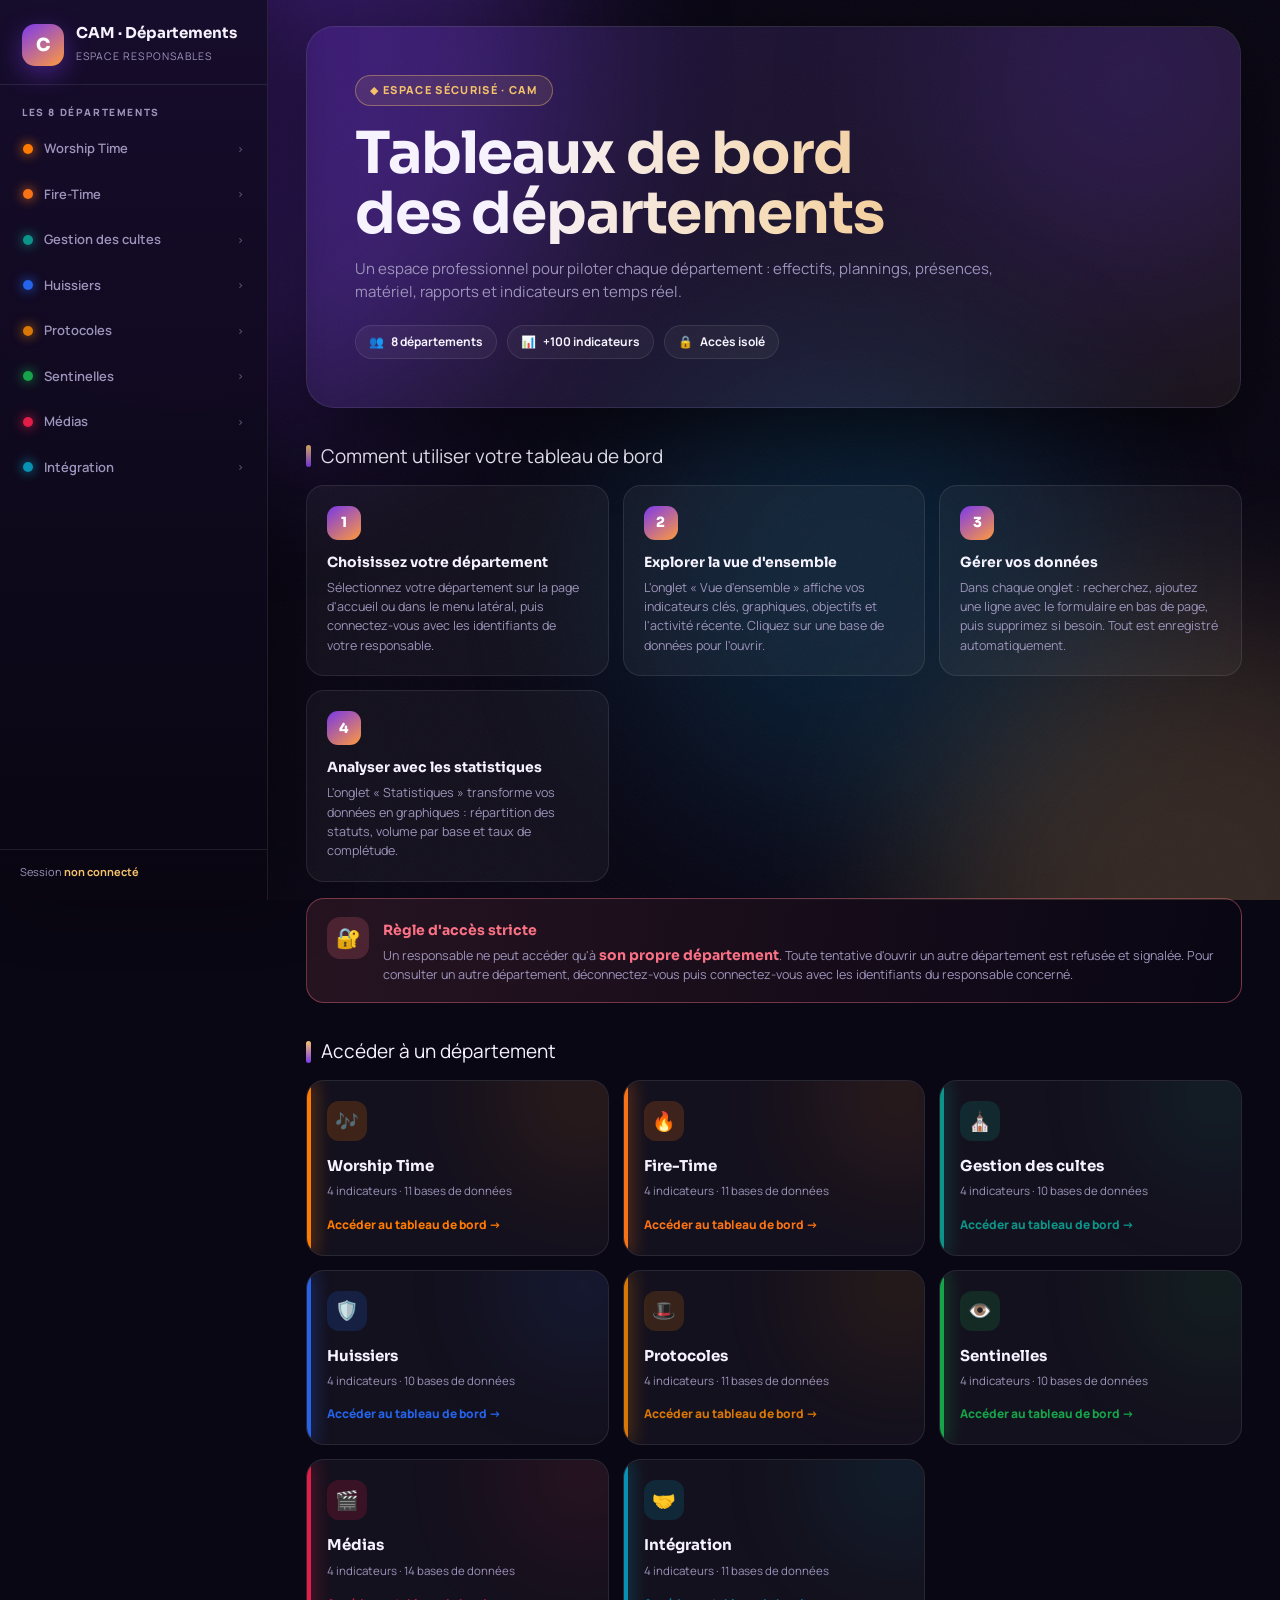
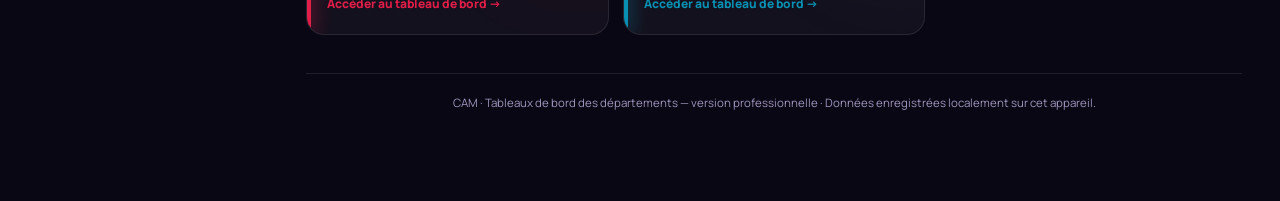
<file: departement-cam/index.html>
<!DOCTYPE html>
<html lang="fr"><head><meta charset="utf-8">
<meta name="viewport" content="width=device-width, initial-scale=1, viewport-fit=cover">
<title>CAM · Tableaux de bord des départements</title>
<link rel="preconnect" href="https://fonts.googleapis.com">
<link href="https://fonts.googleapis.com/css2?family=Manrope:wght@400;500;600;700;800&family=Sora:wght@600;700;800&display=swap" rel="stylesheet">
<style>
@import url('https://fonts.googleapis.com/css2?family=Manrope:wght@400;500;600;700;800&family=Sora:wght@600;700;800&display=swap');
:root{box-sizing:border-box;--bg:#0a0714;--card:rgba(255,255,255,.045);--card2:rgba(255,255,255,.08);--tx:#f6f3ff;--mu:#9d94bb;--ln:rgba(255,255,255,.09);--ac:#7c3aed;--gold:#f5c26b;--ok:#34d399;--warn:#fbbf24;--bad:#fb7185;--r:18px;--sh:0 22px 70px rgba(0,0,0,.5);color-scheme:dark;padding-top:env(safe-area-inset-top,0px);padding-bottom:env(safe-area-inset-bottom,0px)}
:root[data-theme="light"]{--bg:#f6f3fc;--card:#ffffff;--card2:#f1ecfb;--tx:#1e1537;--mu:#6b6486;--ln:#e5dff3;color-scheme:light}
*{box-sizing:border-box;margin:0}
html{scroll-behavior:smooth}
body{background:var(--bg);color:var(--tx);font-family:Manrope,system-ui,-apple-system,"Segoe UI",sans-serif;line-height:1.5;min-height:100vh;overflow-x:hidden;-webkit-font-smoothing:antialiased}
h1,h2,h3,h4{font-family:Sora,Manrope,sans-serif;letter-spacing:-.02em}

/* ---------- Ambiance ---------- */
.aura{position:fixed;inset:0;z-index:0;pointer-events:none;overflow:hidden}
.aura i{position:absolute;border-radius:50%;filter:blur(90px);opacity:.32;animation:drift 20s ease-in-out infinite alternate}
.aura i:nth-child(1){width:56vmax;height:56vmax;background:var(--ac);top:-22vmax;left:-12vmax}
.aura i:nth-child(2){width:42vmax;height:42vmax;background:#f5c26b;bottom:-20vmax;right:-14vmax;animation-delay:-7s;opacity:.18}
.aura i:nth-child(3){width:38vmax;height:38vmax;background:#0ea5e9;top:38%;left:48%;animation-delay:-12s;opacity:.14}
@keyframes drift{to{transform:translate(7vmax,5vmax) scale(1.18)}}
.grain{position:fixed;inset:0;z-index:0;pointer-events:none;opacity:.035;background-image:url("data:image/svg+xml,%3Csvg xmlns='http://www.w3.org/2000/svg' width='140' height='140'%3E%3Cfilter id='n'%3E%3CfeTurbulence type='fractalNoise' baseFrequency='.8' numOctaves='3'/%3E%3C/filter%3E%3Crect width='100%25' height='100%25' filter='url(%23n)'/%3E%3C/svg%3E")}

/* ---------- Barre latérale ---------- */
.side{position:fixed;left:0;top:0;bottom:0;width:268px;z-index:50;display:flex;flex-direction:column;background:linear-gradient(180deg,rgba(22,13,42,.97),rgba(9,6,18,.98));border-right:1px solid var(--ln);backdrop-filter:blur(26px);transition:transform .5s cubic-bezier(.2,.9,.2,1);box-shadow:18px 0 60px rgba(0,0,0,.35)}
:root[data-theme="light"] .side{background:linear-gradient(180deg,rgba(255,255,255,.97),rgba(244,240,252,.98))}
.side.hide{transform:translateX(-102%)}
.side-brand{padding:24px 22px 18px;border-bottom:1px solid var(--ln);display:flex;align-items:center;gap:12px}
.side-logo{width:42px;height:42px;flex:none;border-radius:13px;display:grid;place-items:center;font-family:Sora;font-weight:800;font-size:18px;color:#fff;background:linear-gradient(145deg,var(--ac),#ff9a3d);box-shadow:0 8px 24px rgba(124,58,237,.45)}
.side-brand b{font-family:Sora;font-size:15px;display:block;line-height:1.15}
.side-brand small{font-size:10.5px;color:var(--mu);letter-spacing:.1em;text-transform:uppercase}
.side-cap{padding:20px 22px 8px;font-size:10px;letter-spacing:.16em;color:var(--mu);font-weight:800;text-transform:uppercase}
.side-dept{display:flex;align-items:center;gap:10px;margin:4px 10px 10px;padding:12px;border-radius:12px;border:1px solid color-mix(in srgb,var(--dcol) 35%,transparent);background:color-mix(in srgb,var(--dcol) 10%,transparent)}
.side-dept .dot{width:11px;height:11px;border-radius:50%;background:var(--dcol);box-shadow:0 0 14px var(--dcol);flex:none}
.side-dept b{font-family:Sora;font-size:13px;flex:1}
.side-dept small{display:block;font-size:10px;color:var(--mu);font-weight:500}
.side-nav{flex:1;overflow-y:auto;padding:0 10px 14px;display:flex;flex-direction:column;gap:4px}
.side-nav::-webkit-scrollbar{width:5px}.side-nav::-webkit-scrollbar-thumb{background:var(--ln);border-radius:4px}
.ditem{position:relative;display:flex;align-items:center;gap:11px;width:100%;text-align:left;border:1px solid transparent;background:transparent;color:var(--mu);border-radius:12px;padding:10px 12px;font:inherit;font-size:13px;font-weight:600;cursor:pointer;transition:.28s cubic-bezier(.2,.8,.2,1);animation:slideIn .5s both;animation-delay:calc(var(--i)*45ms)}
.ditem:hover{background:var(--card2);color:var(--tx);transform:translateX(4px)}
.ditem.on{background:linear-gradient(90deg,color-mix(in srgb,var(--ac) 22%,transparent),transparent);color:var(--tx);border-color:color-mix(in srgb,var(--ac) 32%,transparent)}
.ditem.on::before{content:"";position:absolute;left:-10px;top:18%;bottom:18%;width:3px;border-radius:3px;background:var(--dcol);box-shadow:0 0 14px var(--dcol)}
.ditem .dot{width:10px;height:10px;flex:none;border-radius:50%;background:var(--dcol);box-shadow:0 0 12px var(--dcol)}
.ditem .nm{flex:1;white-space:nowrap;overflow:hidden;text-overflow:ellipsis}
.ditem .lk{font-size:11px;opacity:.5;transition:.2s}
.ditem.locked .lk{opacity:.75}
.ditem.denied{animation:shake .45s}
.side-foot{padding:14px 20px 20px;border-top:1px solid var(--ln);font-size:11px;color:var(--mu)}
.side-foot b{color:var(--gold)}
.scrim{position:fixed;inset:0;z-index:45;background:rgba(5,3,12,.66);backdrop-filter:blur(4px);opacity:0;visibility:hidden;transition:.35s}
.scrim.on{opacity:1;visibility:visible}
@media(max-width:940px){.side{transform:translateX(-102%)}.side.open{transform:none}}

/* ---------- Structure ---------- */
main{position:relative;z-index:1;margin-left:268px;min-height:100vh;padding:26px clamp(16px,3vw,44px) 90px;transition:margin .45s}
@media(max-width:940px){main{margin-left:0;padding-top:74px}}
.mbtn{position:fixed;top:16px;left:16px;z-index:44;width:44px;height:44px;border-radius:13px;border:1px solid var(--ln);background:var(--card2);color:var(--tx);font-size:19px;cursor:pointer;display:none;backdrop-filter:blur(12px)}
@media(max-width:940px){.mbtn{display:grid;place-items:center}}
.view{animation:fadeUp .55s cubic-bezier(.2,.8,.2,1) both}
@keyframes fadeUp{from{opacity:0;transform:translateY(18px)}to{opacity:1;transform:none}}
@keyframes slideIn{from{opacity:0;transform:translateX(-14px)}to{opacity:1;transform:none}}
@keyframes shake{20%{transform:translateX(-6px)}40%{transform:translateX(6px)}60%{transform:translateX(-4px)}80%{transform:translateX(4px)}}
@keyframes pop{0%{transform:scale(.94);opacity:0}70%{transform:scale(1.015)}100%{transform:scale(1);opacity:1}}
@keyframes growY{from{transform:scaleY(0)}to{transform:scaleY(1)}}
@keyframes growX{from{transform:scaleX(0)}to{transform:scaleX(1)}}
@keyframes drawLine{from{stroke-dashoffset:1000}to{stroke-dashoffset:0}}
@keyframes shine{0%{background-position:-200% 0}100%{background-position:200% 0}}
@keyframes float{50%{transform:translateY(-8px)}}

/* ---------- Accueil ---------- */
.hero{position:relative;overflow:hidden;border:1px solid var(--ln);border-radius:28px;padding:clamp(26px,4vw,48px);background:linear-gradient(135deg,color-mix(in srgb,var(--ac) 20%,transparent),rgba(245,194,107,.07));box-shadow:var(--sh);animation:pop .6s both}
.hero::after{content:"";position:absolute;width:380px;height:380px;border-radius:50%;background:var(--ac);filter:blur(100px);opacity:.2;right:-90px;top:-130px}
.badge{display:inline-flex;align-items:center;gap:8px;border:1px solid color-mix(in srgb,var(--gold) 40%,transparent);background:color-mix(in srgb,var(--gold) 10%,transparent);color:var(--gold);border-radius:30px;padding:6px 14px;font-size:11px;font-weight:800;letter-spacing:.12em;text-transform:uppercase;margin-bottom:18px}
.hero h1{font-size:clamp(32px,5.6vw,58px);line-height:1.04;max-width:760px;background:linear-gradient(100deg,var(--tx) 20%,var(--gold) 95%);-webkit-background-clip:text;background-clip:text;color:transparent}
.hero p.sub{color:var(--mu);max-width:640px;margin-top:14px;font-size:15px}
.hero-meta{display:flex;gap:10px;flex-wrap:wrap;margin-top:22px}
.chip{display:inline-flex;align-items:center;gap:7px;border:1px solid var(--ln);background:var(--card);border-radius:30px;padding:7px 13px;font-size:12px;color:var(--mu)}
.chip b{color:var(--tx)}
.sec-title{display:flex;align-items:center;gap:10px;margin:34px 0 14px;font-size:19px}
.sec-title::before{content:"";width:5px;height:22px;border-radius:3px;background:linear-gradient(var(--gold),var(--ac))}
.steps{display:grid;grid-template-columns:repeat(auto-fit,minmax(230px,1fr));gap:14px}
.step{position:relative;border:1px solid var(--ln);background:var(--card);border-radius:var(--r);padding:20px;backdrop-filter:blur(14px);animation:fadeUp .6s both;animation-delay:calc(var(--i)*80ms);transition:.3s}
.step:hover{transform:translateY(-5px);border-color:color-mix(in srgb,var(--ac) 45%,transparent)}
.step .num{width:34px;height:34px;border-radius:11px;display:grid;place-items:center;font-family:Sora;font-weight:800;font-size:14px;color:#fff;background:linear-gradient(145deg,var(--ac),#ff9a3d);margin-bottom:12px}
.step b{display:block;font-family:Sora;font-size:14px;margin-bottom:5px}
.step p{font-size:12.5px;color:var(--mu);line-height:1.55}
.warn{border:1px solid color-mix(in srgb,var(--bad) 40%,transparent);background:linear-gradient(100deg,color-mix(in srgb,var(--bad) 12%,transparent),transparent);border-radius:var(--r);padding:18px 20px;display:flex;gap:14px;align-items:flex-start;margin-top:16px;animation:fadeUp .65s both;animation-delay:.25s}
.warn .ico{width:42px;height:42px;flex:none;border-radius:13px;display:grid;place-items:center;background:color-mix(in srgb,var(--bad) 18%,transparent);font-size:20px}
.warn b{font-family:Sora;font-size:14px;color:var(--bad)}
.warn p{font-size:12.5px;color:var(--mu);margin-top:4px}
.dept-grid{display:grid;grid-template-columns:repeat(auto-fill,minmax(228px,1fr));gap:14px}
.dcard{position:relative;overflow:hidden;text-align:left;border:1px solid var(--ln);background:var(--card);border-radius:var(--r);padding:20px;cursor:pointer;color:var(--tx);font:inherit;transition:.35s cubic-bezier(.2,.8,.2,1);animation:fadeUp .6s both;animation-delay:calc(var(--i)*55ms)}
.dcard::before{content:"";position:absolute;left:0;top:0;bottom:0;width:4px;background:var(--dcol);box-shadow:0 0 18px var(--dcol)}
.dcard::after{content:"";position:absolute;width:150px;height:150px;border-radius:50%;background:var(--dcol);filter:blur(60px);opacity:.14;right:-50px;top:-60px;transition:.4s}
.dcard:hover{transform:translateY(-7px) scale(1.01);border-color:var(--dcol);box-shadow:0 22px 50px rgba(0,0,0,.4)}
.dcard:hover::after{opacity:.3}
.dcard .di{width:40px;height:40px;border-radius:12px;display:grid;place-items:center;font-size:19px;background:color-mix(in srgb,var(--dcol) 18%,transparent);margin-bottom:14px}
.dcard b{font-family:Sora;font-size:15px;display:block}
.dcard small{display:block;color:var(--mu);font-size:11.5px;margin-top:5px}
.dcard .go{display:inline-flex;align-items:center;gap:6px;margin-top:16px;font-size:12px;font-weight:800;color:var(--dcol)}
.foot-note{text-align:center;color:var(--mu);font-size:11.5px;margin-top:38px;padding-top:20px;border-top:1px solid var(--ln)}

/* ---------- Connexion ---------- */
.login-wrap{min-height:calc(100vh - 120px);display:grid;place-items:center;padding:20px}
.login{position:relative;width:min(100%,470px);border:1px solid var(--ln);background:linear-gradient(160deg,var(--card2),var(--card));border-radius:26px;padding:34px;box-shadow:var(--sh);backdrop-filter:blur(20px);animation:pop .55s both}
.login .lhead{display:flex;align-items:center;gap:14px;margin-bottom:24px}
.login .limg{width:56px;height:56px;flex:none;border-radius:16px;display:grid;place-items:center;font-size:25px;background:color-mix(in srgb,var(--ac) 20%,transparent);border:1px solid color-mix(in srgb,var(--ac) 40%,transparent)}
.login h2{font-size:22px}
.login .lsub{font-size:12.5px;color:var(--mu);margin-top:3px}
label{display:block;font-size:11.5px;font-weight:700;color:var(--mu);margin:13px 0 6px;letter-spacing:.02em}
input,select{width:100%;background:var(--bg);border:1px solid var(--ln);color:var(--tx);border-radius:11px;padding:12px 14px;font:inherit;font-size:14px;outline:none;transition:.25s}
input:focus,select:focus{border-color:var(--ac);box-shadow:0 0 0 4px color-mix(in srgb,var(--ac) 14%,transparent)}
.btn{display:inline-flex;align-items:center;justify-content:center;gap:8px;border:0;border-radius:11px;padding:12px 18px;font:inherit;font-weight:800;font-size:13.5px;cursor:pointer;transition:.3s;color:#fff;background:linear-gradient(120deg,var(--ac),#ff9a3d);background-size:200% 100%;animation:shine 5s linear infinite}
.btn:hover{transform:translateY(-2px);box-shadow:0 12px 30px color-mix(in srgb,var(--ac) 45%,transparent)}
.btn.ghost{background:transparent;color:var(--mu);border:1px solid var(--ln);animation:none}
.btn.ghost:hover{color:var(--tx);box-shadow:none}
.btn.sm{padding:7px 11px;font-size:12px}
.login .btn{width:100%;margin-top:20px}
.links{display:flex;justify-content:space-between;align-items:center;margin-top:16px}
.links button{background:none;border:0;color:var(--mu);font:inherit;font-size:12.5px;cursor:pointer}
.links button:hover{color:var(--tx)}
.er{color:var(--bad);font-size:12.5px;min-height:18px;margin-top:10px}
.demo{margin-top:18px;border-top:1px solid var(--ln);padding-top:14px;font-size:11.5px;color:var(--mu)}
.demo code,code{color:var(--gold);background:var(--card);padding:2px 6px;border-radius:6px}
.creds{display:flex;flex-wrap:wrap;gap:8px 14px;align-items:center;margin-top:9px;font-size:11.5px}
.creds .btn{margin-left:auto}

/* ---------- Tableau de bord département ---------- */
.dhead{display:flex;align-items:center;justify-content:space-between;gap:14px;flex-wrap:wrap;border:1px solid var(--ln);border-radius:22px;padding:20px 24px;background:linear-gradient(110deg,color-mix(in srgb,var(--ac) 18%,transparent),transparent);position:relative;overflow:hidden;animation:pop .5s both}
.dhead::before{content:"";position:absolute;left:0;top:0;bottom:0;width:5px;background:var(--ac);box-shadow:0 0 24px var(--ac)}
.dhead h2{font-size:19px;display:flex;align-items:center;gap:11px}
.dhead h2 .dd{width:13px;height:13px;border-radius:50%;background:var(--ac);box-shadow:0 0 16px var(--ac)}
.dhead p{font-size:11px;color:var(--mu);margin-top:4px}
.dhead .who{display:flex;align-items:center;gap:10px;font-size:12px;color:var(--mu)}
.dhead .who b{color:var(--tx)}
.tabs{display:flex;gap:7px;overflow-x:auto;padding:16px 2px 14px;scrollbar-width:none}
.tabs::-webkit-scrollbar{display:none}
.tabs button{flex:none;display:inline-flex;align-items:center;gap:8px;border:1px solid var(--ln);background:var(--card);color:var(--mu);border-radius:30px;padding:9px 15px;font:inherit;font-size:12.5px;font-weight:700;cursor:pointer;transition:.3s;animation:fadeUp .45s both;animation-delay:calc(var(--i)*35ms)}
.tabs button:hover{color:var(--tx);transform:translateY(-2px)}
.tabs button.on{background:linear-gradient(120deg,var(--ac),#ff9a3d);color:#fff;border-color:transparent;box-shadow:0 10px 26px color-mix(in srgb,var(--ac) 38%,transparent)}
.pane{animation:fadeUp .5s both}
.kpis{display:grid;grid-template-columns:repeat(auto-fit,minmax(190px,1fr));gap:13px;margin-bottom:16px}
.kpi{position:relative;overflow:hidden;border:1px solid var(--ln);background:var(--card);border-radius:14px;padding:12px;backdrop-filter:blur(14px);transition:.35s;animation:fadeUp .55s both;animation-delay:calc(var(--i)*65ms)}
.kpi::before{content:"";position:absolute;left:0;top:0;right:0;height:3px;background:linear-gradient(90deg,var(--ac),var(--gold))}
.kpi:hover{transform:translateY(-5px);border-color:color-mix(in srgb,var(--ac) 45%,transparent);box-shadow:0 18px 40px rgba(0,0,0,.35)}
.kpi small{display:block;font-size:11.5px;color:var(--mu);font-weight:700;text-transform:uppercase;letter-spacing:.06em}
.kpi b{display:block;font-family:Sora;font-size:22px;margin:7px 0 3px;line-height:1}
.kpi span{font-size:11.5px;color:var(--gold)}
.kpi .ki{position:absolute;right:15px;top:15px;font-size:19px;opacity:.5}
.kpi.fin-entree::before{background:linear-gradient(90deg,#16a34a,#86efac)}.kpi.fin-entree b{color:#4ade80}
.kpi.fin-depense::before{background:linear-gradient(90deg,#dc2626,#fb7185)}.kpi.fin-depense b{color:#fb7185}
.kpi.fin-solde::before{background:linear-gradient(90deg,#eab308,#fde68a)}.kpi.fin-solde b{color:#facc15}
.tag.in{color:var(--ok);background:color-mix(in srgb,var(--ok) 14%,transparent);border-color:color-mix(in srgb,var(--ok) 35%,transparent)}
.tag.out{color:var(--bad);background:color-mix(in srgb,var(--bad) 14%,transparent);border-color:color-mix(in srgb,var(--bad) 35%,transparent)}
.grid{display:grid;grid-template-columns:repeat(auto-fit,minmax(250px,1fr));gap:10px}
.card{border:1px solid var(--ln);background:var(--card);border-radius:14px;padding:13px;backdrop-filter:blur(14px);animation:fadeUp .6s both;animation-delay:calc(var(--i)*70ms);transition:.3s}
.card:hover{border-color:color-mix(in srgb,var(--ac) 32%,transparent)}
.card h3{font-size:13px;margin-bottom:9px;display:flex;align-items:center;gap:9px}
.card h3 .ci{width:26px;height:26px;border-radius:8px;display:grid;place-items:center;background:color-mix(in srgb,var(--ac) 16%,transparent);font-size:13px}

/* Graphiques */
.bars{display:flex;align-items:flex-end;gap:6px;height:76px;padding-top:4px}
.bar{flex:1;display:flex;flex-direction:column;justify-content:flex-end;align-items:center;height:100%;font-size:10.5px;color:var(--mu);gap:5px}
.bar b{font-size:11px;color:var(--tx);font-family:Sora}
.bar i{display:block;width:100%;max-width:42px;border-radius:8px 8px 3px 3px;background:linear-gradient(180deg,var(--ac),color-mix(in srgb,var(--ac) 35%,var(--gold)));transform-origin:bottom;animation:growY .85s cubic-bezier(.2,.8,.2,1) both;animation-delay:calc(var(--i)*75ms);min-height:5px;box-shadow:0 0 18px color-mix(in srgb,var(--ac) 35%,transparent)}
.donut-wrap{display:flex;align-items:center;gap:18px;flex-wrap:wrap}
.donut{width:86px;height:86px;flex:none}
.donut circle{fill:none;stroke-width:7}
.donut .seg{stroke-dasharray:var(--len) 100;stroke-dashoffset:var(--off);transform:rotate(-90deg);transform-origin:50% 50%;animation:fadeUp .9s both;animation-delay:calc(var(--i)*90ms)}
.lg{display:grid;gap:6px;font-size:12px;flex:1;min-width:130px}
.lg div{display:flex;align-items:center;gap:8px;color:var(--mu)}
.lg i{width:10px;height:10px;border-radius:3px;flex:none}
.lg b{margin-left:auto;color:var(--tx)}
.spark{width:100%;height:56px}
.spark path.line{fill:none;stroke:var(--ac);stroke-width:3;stroke-linecap:round;stroke-linejoin:round;stroke-dasharray:1000;animation:drawLine 2s ease both}
.spark path.area{fill:color-mix(in srgb,var(--ac) 16%,transparent);stroke:none;animation:fadeUp 1s both}
.spark circle{fill:var(--bg);stroke:var(--ac);stroke-width:2.5;animation:pop .5s both;animation-delay:calc(var(--i)*90ms)}
.prog{display:grid;gap:11px}
.pg p{display:flex;justify-content:space-between;font-size:12.5px;margin-bottom:5px}
.pg p b{font-family:Sora}
.pg>div{height:9px;border-radius:6px;background:var(--ln);overflow:hidden}
.pg i{display:block;height:100%;border-radius:6px;background:linear-gradient(90deg,var(--ac),var(--gold));transform-origin:left;animation:growX .95s cubic-bezier(.2,.8,.2,1) both;animation-delay:calc(var(--i)*80ms)}
.row{display:flex;justify-content:space-between;align-items:center;gap:10px;padding:10px 0;border-bottom:1px solid var(--ln)}
.row:last-child{border:0}
.row b{font-size:13px;display:block}
.row small{color:var(--mu);font-size:11.5px;display:block;margin-top:2px}
.tag{flex:none;font-size:10.5px;font-weight:800;padding:4px 10px;border-radius:20px;background:color-mix(in srgb,var(--ac) 14%,transparent);color:var(--ac);border:1px solid color-mix(in srgb,var(--ac) 30%,transparent)}
.tag.gold{color:var(--gold);background:color-mix(in srgb,var(--gold) 12%,transparent);border-color:color-mix(in srgb,var(--gold) 30%,transparent)}
.tag.ok{color:var(--ok);background:color-mix(in srgb,var(--ok) 12%,transparent);border-color:color-mix(in srgb,var(--ok) 30%,transparent)}
.tag.warn{color:var(--warn);background:color-mix(in srgb,var(--warn) 12%,transparent);border-color:color-mix(in srgb,var(--warn) 30%,transparent)}
.tag.bad{color:var(--bad);background:color-mix(in srgb,var(--bad) 12%,transparent);border-color:color-mix(in srgb,var(--bad) 30%,transparent)}

/* Tableaux */
.tb{display:flex;justify-content:space-between;align-items:center;gap:12px;flex-wrap:wrap;margin-bottom:12px}
.tb h3{margin:0}
.tb .tcount{font-size:11px;color:var(--mu)}
.tools{display:flex;gap:8px;flex-wrap:wrap;align-items:center}
.tools input{max-width:230px}
.sc{overflow-x:auto;border:1px solid var(--ln);border-radius:14px}
table{width:100%;border-collapse:collapse;font-size:13px;min-width:560px}
thead th{position:sticky;top:0;text-align:left;color:var(--mu);font-size:10.5px;letter-spacing:.07em;text-transform:uppercase;padding:11px 13px;background:var(--card2);border-bottom:1px solid var(--ln);white-space:nowrap;z-index:1}
tbody td{padding:11px 13px;border-bottom:1px solid var(--ln);transition:.2s}
tbody tr:hover td{background:color-mix(in srgb,var(--ac) 7%,transparent)}
tbody tr{animation:fadeUp .4s both;animation-delay:calc(var(--i)*30ms)}
tbody tr:last-child td{border-bottom:0}
td.mu{text-align:center;color:var(--mu)}
.x{background:transparent;border:0;color:var(--mu);font-size:17px;cursor:pointer;border-radius:8px;width:28px;height:28px;transition:.2s}
.x:hover{color:var(--bad);background:color-mix(in srgb,var(--bad) 12%,transparent)}
.add{display:grid;grid-template-columns:repeat(auto-fit,minmax(140px,1fr));gap:9px;margin-top:14px;padding-top:14px;border-top:1px dashed var(--ln)}
.add .btn{align-self:end}
.empty{padding:30px;text-align:center;color:var(--mu);font-size:13px}

/* Rapports détaillés */
.rpt-subs{display:flex;gap:8px;overflow-x:auto;padding:2px 2px 16px;scrollbar-width:none}
.rpt-subs::-webkit-scrollbar{display:none}
.rpt-subs button{flex:none;display:inline-flex;align-items:center;gap:8px;border:1px solid var(--ln);background:var(--card);color:var(--mu);border-radius:30px;padding:9px 15px;font:inherit;font-size:12.5px;font-weight:700;cursor:pointer;transition:.3s;animation:fadeUp .45s both;animation-delay:calc(var(--i)*40ms)}
.rpt-subs button b{font-size:10px;background:var(--ln);border-radius:20px;padding:2px 7px;color:var(--tx)}
.rpt-subs button:hover{color:var(--tx);transform:translateY(-2px)}
.rpt-subs button.on{background:linear-gradient(120deg,var(--ac),#ff9a3d);color:#fff;border-color:transparent;box-shadow:0 10px 26px color-mix(in srgb,var(--ac) 38%,transparent)}
.rpt-subs button.on b{background:rgba(255,255,255,.22);color:#fff}
.rpt-form{display:grid;grid-template-columns:repeat(auto-fit,minmax(200px,1fr));gap:12px;margin:14px 0}
.rf label{display:block;font-size:11px;font-weight:800;color:var(--mu);margin-bottom:5px;letter-spacing:.03em;text-transform:uppercase}
.rf textarea{min-height:74px;resize:vertical}
.rpt-note{border-left:3px solid var(--gold);padding:10px 14px;background:color-mix(in srgb,var(--gold) 7%,transparent);border-radius:0 12px 12px 0;font-size:12.5px;color:var(--mu);margin-bottom:14px}
.rpt-note b{color:var(--gold)}
.rpt-detail{display:grid;grid-template-columns:repeat(auto-fit,minmax(230px,1fr));gap:10px}
.rpt-detail .d{border:1px solid var(--ln);border-radius:12px;padding:11px 13px;background:var(--card2)}
.rpt-detail .d small{display:block;color:var(--mu);font-size:10.5px;text-transform:uppercase;letter-spacing:.05em;font-weight:800}
.rpt-detail .d b{display:block;font-size:14px;margin-top:5px;font-family:Sora}
.rpt-detail .d.full{grid-column:1/-1}
@media print{.rpt-subs,.rpt-form,.btn{display:none!important}}

/* Toast */
#toasts{position:fixed;right:20px;bottom:20px;z-index:90;display:flex;flex-direction:column;gap:9px}
.toast{display:flex;align-items:center;gap:10px;border:1px solid var(--ln);background:var(--card2);backdrop-filter:blur(18px);border-radius:13px;padding:12px 16px;font-size:12.5px;box-shadow:var(--sh);animation:slideIn .35s both;max-width:340px}
.toast.err{border-color:color-mix(in srgb,var(--bad) 45%,transparent)}
.toast.ok{border-color:color-mix(in srgb,var(--ok) 45%,transparent)}


/* ---------- Affiche planning musical ---------- */
.pmod{position:fixed;inset:0;z-index:80;background:rgba(4,2,10,.82);backdrop-filter:blur(8px);display:flex;align-items:flex-start;justify-content:center;padding:24px;overflow-y:auto;opacity:0;visibility:hidden;transition:.3s}
.pmod.on{opacity:1;visibility:visible}
.pmod-box{width:min(100%,560px);background:var(--bg);border:1px solid var(--ln);border-radius:20px;padding:18px;box-shadow:0 30px 90px rgba(0,0,0,.7);animation:pop .4s both}
.pmod-head{display:flex;justify-content:space-between;align-items:center;gap:10px;margin-bottom:12px}
.pmod-head b{font-family:Sora;font-size:15px}
.themes{display:flex;gap:7px;flex-wrap:wrap;margin-bottom:14px}
.themes button{width:28px;height:28px;border-radius:50%;border:2px solid transparent;cursor:pointer;transition:.2s}
.themes button.on{border-color:#fff;transform:scale(1.15)}
.poster{position:relative;overflow:hidden;border-radius:18px;padding:30px 28px;color:#fff;background:linear-gradient(155deg,var(--p1),var(--p2));min-height:520px}
.poster::before{content:"";position:absolute;width:240px;height:240px;border-radius:50%;background:var(--p3);filter:blur(70px);opacity:.5;right:-70px;top:-80px}
.poster::after{content:"";position:absolute;inset:10px;border:1px solid rgba(255,255,255,.25);border-radius:12px;pointer-events:none}
.poster-h{text-align:center;position:relative;z-index:1;border-bottom:1px solid rgba(255,255,255,.3);padding-bottom:14px;margin-bottom:18px}
.poster-h .pk{font-size:10px;letter-spacing:.25em;text-transform:uppercase;opacity:.8}
.poster-h h2{font-size:30px;margin:8px 0 4px;color:#fff}
.poster-date{display:inline-block;background:rgba(255,255,255,.16);border:1px solid rgba(255,255,255,.3);border-radius:30px;padding:5px 14px;font-size:12px;font-weight:700;margin-top:6px}
.psec{position:relative;z-index:1;margin-bottom:20px}
.psec>div:first-child{display:flex;align-items:center;gap:9px;font-family:Sora;font-size:12px;font-weight:800;letter-spacing:.14em;text-transform:uppercase;color:var(--p3);margin-bottom:10px}
.psec>div:first-child::after{content:"";flex:1;height:1px;background:rgba(255,255,255,.3)}
.pline{display:flex;justify-content:space-between;gap:12px;padding:7px 12px;border-radius:10px;background:rgba(255,255,255,.1);margin-bottom:6px;font-size:13px}
.pline span{opacity:.8}.pline b{text-align:right}
.pnum{display:grid;grid-template-columns:repeat(2,1fr);gap:6px}
.pnum div{display:flex;gap:9px;align-items:center;background:rgba(255,255,255,.1);border-radius:10px;padding:8px 11px;font-size:12.5px}
.pnum i{width:22px;height:22px;flex:none;border-radius:7px;display:grid;place-items:center;background:var(--p3);color:#1a1030;font-style:normal;font-weight:800;font-size:11px}
.pfoot{position:relative;z-index:1;text-align:center;font-size:10px;opacity:.7;margin-top:22px;border-top:1px solid rgba(255,255,255,.25);padding-top:12px}
@media print{body>*:not(.pmod){display:none!important}.pmod{position:static;background:#fff;opacity:1;visibility:visible;padding:0;display:block}.pmod-box{box-shadow:none;border:0;padding:0;width:100%}.pmod-head,.themes,.pfoot-btn{display:none!important}.poster{-webkit-print-color-adjust:exact;print-color-adjust:exact;border-radius:0}}

@media print{.side,.mbtn,.scrim,.tabs,.btn,.tools,.add,.aura,.grain,.pmod-head,.themes{display:none!important}main{margin:0;padding:0}.card,.kpi{break-inside:avoid;background:#fff;color:#111}}
@media (prefers-reduced-motion:reduce){*{animation-duration:.01ms!important;animation-iteration-count:1!important;transition-duration:.01ms!important}}
</style></head>
<body>
<div class="aura"><i></i><i></i><i></i></div><div class="grain"></div>
<button class="mbtn" id="mbtn" onclick="toggleSide()">☰</button>
<div class="scrim" id="scrim" onclick="toggleSide(0)"></div>
<aside class="side" id="side">
  <div class="side-brand"><div class="side-logo">C</div><div><b>CAM · Départements</b><small>Espace responsables</small></div></div>
  <div class="side-cap">Les 8 départements</div>
  <nav class="side-nav" id="sideNav"></nav>
  <div class="side-foot">Session <b id="sideWho">non connecté</b></div>
</aside>
<main id="app"></main>
<div id="toasts"></div><div class="pmod" id="pmod" onclick="if(event.target===this)fermerPlanning()"></div>
<script>
/* ====== DONNÉES (préservées) ====== */
const D=[
{n:'Worship Time',c:'#ff7a00',th:{'--bg':'#0b0b0d','--card':'#16161a','--tx':'#f5f5f5','--mu':'#a1a1aa','--ln':'#2c2c33','--pu':'#38bdf8'},k:[['Chantres actifs','24','+3 ce mois'],['Répétitions','8','ce mois'],['Chants au répertoire','46','+5 nouveaux'],['Présence moyenne','87 %','+4 points']],
 ct:'Présence aux répétitions',b:[['S1',20],['S2',22],['S3',19],['S4',23],['S5',21]],
 l:[['Répétition générale','Samedi 16 h · salle principale','Prévu'],['Nouveau chant : « Gloire »','Ajouté au répertoire','Nouveau'],['Réunion des chefs de chœur','Jeudi 18 h','À venir']],
 t:[['Répertoire du mois',80],['Présence aux répétitions',87],['Formation vocale',55]]},
{n:'Fire-Time',c:'#f97316',k:[['Participants','132','+18 %'],['Veillées','4','ce mois'],['Sujets de prière','19','en cours'],['Témoignages','27','recueillis']],
 ct:'Participants par veillée',b:[['V1',98],['V2',110],['V3',124],['V4',132]],
 l:[['Veillée de feu','Vendredi 22 h','Prévu'],['Prière pour la ville','Mardi 5 h','Récurrent'],['Collecte des sujets','Cette semaine','En cours']],
 t:[['Mobilisation des intercesseurs',72],['Sujets traités',64],['Témoignages publiés',45]]},
{n:'Gestion des cultes',c:'#0d9488',k:[['Cultes du mois','12','dont 4 spéciaux'],['Durée moyenne','2 h 05','−10 min'],['Programmes validés','11/12','1 en attente'],['Responsables','18','assignés']],
 ct:'Fréquentation par culte',b:[['Dim 1',410],['Dim 2',432],['Dim 3',455],['Dim 4',448],['Dim 5',470]],
 l:[['Culte du dimanche','9 h · programme validé','Validé'],['Culte de prière','Mercredi 18 h','Prévu'],['Culte spécial de fin d’année','Programme à finaliser','À finaliser']],
 t:[['Programmes validés',92],['Responsables confirmés',78],['Matériel prêt',66]]},
{n:'Huissiers',c:'#2563eb',k:[['Effectif','31','+2'],['Postes couverts','96 %','objectif 100 %'],['Ponctualité','91 %','+3 points'],['Incidents','1','ce mois']],
 ct:'Huissiers présents par culte',b:[['Dim 1',26],['Dim 2',28],['Dim 3',27],['Dim 4',30],['Dim 5',29]],
 l:[['Planning de service','Semaine du 17','Publié'],['Formation accueil','Samedi 14 h','Prévu'],['Remplacement poste B','En attente','Urgent']],
 t:[['Postes couverts',96],['Formation des nouveaux',60],['Tenues distribuées',82]]},
{n:'Protocoles',c:'#d97706',k:[['Invités accueillis','46','ce mois'],['Places réservées','38','sur 40'],['Réceptions','3','organisées'],['Satisfaction','4,6/5','+0,2']],
 ct:'Invités accueillis par semaine',b:[['S1',8],['S2',14],['S3',9],['S4',15]],
 l:[['Accueil d’un pasteur invité','Dimanche · salon VIP','Confirmé'],['Réception de clôture','Samedi 19 h','Prévu'],['Liste des invités','Mise à jour requise','À faire']],
 t:[['Places réservées',95],['Salon VIP prêt',70],['Livret d’accueil',50]]},
{n:'Sentinelles',c:'#16a34a',k:[['Sentinelles actives','22','+1'],['Rondes effectuées','64','ce mois'],['Postes de garde','7','tous tenus'],['Alertes','0','ce mois']],
 ct:'Rondes par semaine',b:[['S1',14],['S2',17],['S3',15],['S4',18]],
 l:[['Ronde de nuit','Tous les soirs · 22 h','Actif'],['Contrôle des accès','Dimanche 7 h','Prévu'],['Réunion de sécurité','Vendredi 19 h','À venir']],
 t:[['Postes tenus',100],['Rondes planifiées',88],['Matériel de communication',58]]},
{n:'Médias',c:'#e11d48',k:[['Vidéos publiées','14','+4'],['Directs','5','ce mois'],['Abonnés','2 840','+6 %'],['Matériel','9/11','2 en réparation']],
 ct:'Vues par semaine (milliers)',b:[['S1',3.2],['S2',4.1],['S3',3.8],['S4',5.4]],
 l:[['Montage du culte de dimanche','Livraison lundi','En cours'],['Direct du culte spécial','Samedi 18 h','Prévu'],['Affiche de l’événement','À valider','En attente']],
 t:[['Vidéos montées',85],['Publications planifiées',70],['Maintenance du matériel',45]]},
{n:'Intégration',c:'#0891b2',k:[['Nouveaux accueillis','38','+9 ce mois'],['Fiches de suivi','31','ouvertes'],['Intégrés en cellule','17','+4'],['Contacts de suivi','84','ce mois']],
 ct:'Nouveaux par dimanche',b:[['Dim 1',7],['Dim 2',10],['Dim 3',9],['Dim 4',12]],
 l:[['Appel de suivi des nouveaux','Cette semaine','En cours'],['Orientation en cellule','Dimanche','Prévu'],['Préparation de la Sainte-Cène','Premier dimanche','À venir']],
 t:[['Nouveaux contactés',82],['Placés en cellule',45],['Accompagnateurs affectés',70]]}
];
const TB=[
['Chantres~Liste, profils, coordonnées, voix, disponibilités~Nom;Voix|s|Soprano,Alto,Ténor,Basse;Téléphone;Disponibilité','Musiciens~Pianistes, batteurs, bassistes, guitaristes~Nom;Instrument|s|Piano,Batterie,Basse,Guitare,Autre;Téléphone;Niveau|s|Débutant,Confirmé,Expert','Répertoire~Chants, paroles, tonalités, artistes, liens audio~Titre;Tonalité;Artiste;Paroles;Lien audio','Répétitions~Dates, heures, lieux, programmes et comptes rendus~Date|d;Heure;Lieu;Programme;Compte rendu','Planning musical~Programmation des chants par culte~Date|d;LEAD · Warm-up;LEAD · Worship;Chœur 1;Chœur 2;Chœur 3;Chœur 4;Chœur 5;Chœur 6;Pianiste;Batteur;Bassiste;Guitariste','Affectations~Répartition des chantres et musiciens~Date|d;Culte;Membre;Rôle','Présences~Présences aux répétitions et aux cultes~Date|d;Membre;Occasion|s|Répétition,Culte;Présence|s|Présent,Absent,Excusé','Matériel~Instruments, microphones et équipements~Équipement;Quantité|n;État|s|Bon,À réparer,Hors service;Responsable','Formations~Formations vocales, musicales et spirituelles~Date|d;Thème;Type|s|Vocale,Musicale,Spirituelle;Formateur;Participants|n','Rapports~Bilans des activités et besoins~Date|d;Titre;Bilan;Besoins'],
['Effectif~Membres, profils, coordonnées et disponibilités~Nom;Téléphone;Disponibilité;Statut|s|Actif,Inactif','Planning d’intervention~Dates et horaires des interventions~Date|d;Heure;Lieu;Équipe','Intercession ciblée~Organisation des temps d’intercession~Date|d;Cible;Responsable;Statut|s|Prévu,En cours,Terminé','Moments de délivrance~Préparation et coordination des équipes~Date|d;Lieu;Équipe;Préparation','Sujets de prière~Sujets confiés à l’équipe~Sujet;Date|d;Statut|s|En cours,Exaucé','Affectations~Répartition des membres par séance~Date|d;Séance;Membre;Rôle','Présences~Suivi des présences~Date|d;Membre;Présence|s|Présent,Absent,Excusé','Réunions~Rencontres et préparations spirituelles~Date|d;Thème;Lieu;Compte rendu','Témoignages~Témoignages communiqués volontairement~Date|d;Nom;Témoignage','Rapports~Comptes rendus et besoins de l’équipe~Date|d;Titre;Compte rendu;Besoins'],
['Programme des cultes~Ordre et contenu des célébrations~Date|d;Type|s|Dimanche,Prière,Spécial;Orateur;Contenu','Calendrier~Dates des cultes et activités~Date|d;Activité;Lieu;Statut|s|Prévu,Terminé,Reporté','Déroulement~Séquences et horaires du culte~Heure;Séquence;Durée (min)|n;Responsable','Responsables~Personnes responsables de chaque séquence~Séquence;Responsable;Téléphone','Préparatifs~Tâches à réaliser avant le culte~Tâche;Responsable;Échéance|d;Statut|s|À faire,En cours,Fait','Affectations~Attribution des responsabilités~Date|d;Responsabilité;Affecté à','Coordination~Suivi des différents départements~Département;Date|d;Point à suivre;Statut|s|Ouvert,Réglé','Incidents~Difficultés rencontrées pendant les cultes~Date|d;Description;Statut|s|Ouvert,Résolu','Rapports~Bilan de chaque célébration~Date|d;Culte;Bilan;Fréquentation|n'],
['Effectif~Liste des huissiers et profils~Nom;Téléphone;Disponibilité;Statut|s|Actif,Absent','Planning~Calendrier des services~Date|d;Service;Huissier','Affectations~Répartition des postes et des zones~Date|d;Poste;Zone;Huissier','Présences~Suivi des présences~Date|d;Huissier;Présence|s|Présent,Absent,Excusé','Accueil~Orientation et assistance des fidèles~Date|d;Mission;Huissier;Remarque','Organisation des salles~Placement des chaises et circulation~Salle;Disposition;Chaises|n;Responsable','Matériel~Badges, uniformes et équipements~Équipement;Quantité|n;État|s|Bon,À remplacer;Responsable','Incidents~Signalements et difficultés~Date|d;Description;Statut|s|Ouvert,Résolu','Rapports~Comptes rendus de service~Date|d;Titre;Compte rendu'],
['Effectif~Liste des protocoles, profils et coordonnées~Nom;Téléphone;Disponibilité;Statut|s|Actif,Inactif','Planning~Organisation des services et disponibilités~Date|d;Service;Protocole','Accompagnement du pasteur~Personnes qui restent aux côtés du pasteur~Date|d;Occasion;Protocole;Remarque','Prédications~Préparation et accompagnement pendant les prédications~Date|d;Culte;Protocole;Préparation','Assistance au pasteur~Eau, matériel, assistance et besoins pendant les interventions~Date|d;Besoin;Responsable;Statut|s|À prévoir,Prêt','Déplacements~Accompagnement du pasteur lors de ses déplacements~Date|d;Destination;Accompagnateur;Transport','Affectations~Désignation des protocoles selon les cultes et événements~Date|d;Événement;Protocole;Rôle','Présences~Suivi des présences et disponibilités~Date|d;Protocole;Présence|s|Présent,Absent,Excusé','Matériel~Équipements et accessoires nécessaires~Équipement;Quantité|n;État|s|Bon,À remplacer;Responsable','Rapports~Comptes rendus et bilans des services~Date|d;Titre;Compte rendu'],
['Effectif~Liste des sentinelles, profils et disponibilités~Nom;Téléphone;Disponibilité;Statut|s|Actif,Inactif','Planning d’intercession~Organisation des tours de prière~Date|d;Heure;Sentinelle;Thème','Accompagnement du pasteur~Affectations et organisation de l’accompagnement~Date|d;Occasion;Sentinelle;Remarque','Garde spirituelle~Périodes de veille et d’intercession~Date|d;Période;Sentinelle;Statut|s|Prévu,Assuré','Sujets de prière~Sujets confiés aux sentinelles~Sujet;Date|d;Statut|s|En cours,Exaucé','Réunions de prière~Rencontres et temps de prière~Date|d;Lieu;Thème;Compte rendu','Présences~Présences aux cultes et séances~Date|d;Sentinelle;Présence|s|Présent,Absent,Excusé','Témoignages~Témoignages partagés volontairement~Date|d;Nom;Témoignage','Rapports d’activités~Bilans, observations et besoins~Date|d;Titre;Bilan;Besoins'],
['Équipe~Techniciens, photographes, vidéastes et graphistes~Nom;Spécialité|s|Technicien,Photographe,Vidéaste,Graphiste;Téléphone;Statut|s|Actif,Inactif','Planning média~Affectations par culte et événement~Date|d;Événement;Membre;Poste','Sonorisation~Consoles, microphones et gestion du son~Équipement;Quantité|n;État|s|Bon,À réparer;Responsable','Projection~Paroles, versets et présentations~Date|d;Culte;Contenu;Opérateur','Photographie~Prises de vue et gestion des photos~Date|d;Événement;Photographe;Nombre de photos|n','Vidéo~Captation, montage et production~Titre;Date|d;Monteur;Statut|s|Idée,Tournage,Montage,Publié','Diffusion en direct~YouTube, Facebook et autres plateformes~Date|d;Événement;Plateforme|s|YouTube,Facebook,Autre;Équipe','Communication~Annonces et communications officielles~Date|d;Annonce;Canal;Statut|s|À valider,Publié','Réseaux sociaux~Publications et programmation~Date|d;Publication;Réseau|s|Facebook,Instagram,TikTok,YouTube,WhatsApp;Statut|s|Programmé,Publié','Création graphique~Affiches, flyers et visuels~Visuel;Type|s|Affiche,Flyer,Bannière,Autre;Graphiste;Statut|s|En cours,Livré','Matériel~Caméras, ordinateurs et équipements~Équipement;Quantité|n;État|s|Bon,À réparer;Responsable','Archives~Photos, vidéos et enregistrements~Titre;Type|s|Photo,Vidéo,Audio;Date|d;Emplacement','Rapports~Statistiques et bilans des productions~Date|d;Titre;Statistiques;Bilan'],
['Nouveaux~Liste des nouveaux visiteurs et arrivants~Nom;Téléphone;Date de venue|d;Statut|s|Visiteur,Suivi,Intégré','Accueil~Enregistrement et suivi des nouveaux~Date|d;Nom;Accueilli par;Remarque','Fiches de suivi~Informations et parcours d’intégration~Nom;Étape|s|Accueil,Suivi,Cellule,Intégré;Date|d;Notes','Accompagnement~Affectation des personnes chargées du suivi~Nouveau;Accompagnateur;Date|d;Statut|s|En cours,Terminé','Cellules~Orientation et placement dans les cellules~Nom;Cellule;Responsable;Date|d','Suivi des contacts~Appels, messages et rencontres~Date|d;Nom;Type|s|Appel,Message,Visite;Résultat','Cohésion interne~Activités favorisant la fraternité~Date|d;Activité;Lieu;Participants|n','Sainte-Cène~Préparation et logistique~Date|d;Tâche;Responsable;Statut|s|À faire,Fait','Planning~Organisation des équipes d’accueil~Date|d;Service;Membre','Rapports~Nouveaux accueillis, suivis et intégrés~Date|d;Accueillis|n;Suivis|n;Intégrés|n']
].map(g=>g.map(s=>{const[n,ds,cs]=s.split('~');return{n,ds,c:cs.split(';'),r:[]}}));
/* Champs communs ajoutés aux bases de personnes (sans décaler les données déjà enregistrées). */
const CHAMPS_PERSONNE=[['Prénoms',''],['Date de naissance','|d'],['Activité professionnelle',''],['Lieu d’habitation','']];
TB.forEach(list=>list.forEach(t=>{
 if(/Effectif|Chantres|Musiciens|Nouveaux|Équipe|Intercesseurs|Huissiers|Protocoles|Sentinelles|Membres/i.test(t.n))
  CHAMPS_PERSONNE.forEach(([n,suf])=>{if(!t.c.some(c=>c.split('|')[0]===n))t.c.push(n+suf)});
}));
/* Registre transverse des membres du département, ajouté en fin de liste. */
TB.forEach(list=>list.push({n:'Membres du département',ds:'Registre officiel : identité, naissance, activité professionnelle et lieu d’habitation',
 c:['Nom','Prénoms','Date de naissance|d','Activité professionnelle','Lieu d’habitation','Téléphone','Rôle / fonction','Statut|s|Actif,Inactif,Visiteur'],r:[]}));
const AUTH=[['resp.worship','Worship#2026'],['resp.fire','Fire#2026'],['resp.cultes','Cultes#2026'],['resp.huissiers','Huissiers#2026'],['resp.protocoles','Protocoles#2026'],['resp.sentinelles','Sentinelles#2026'],['resp.medias','Medias#2026'],['resp.integration','Integration#2026']];
const ICONS=['🎶','🔥','⛪','🛡️','🎩','👁️','🎬','🤝'];
let cur=-1,tab=0,logged=-1;
const app=document.getElementById('app');
const esc=s=>String(s==null?'':s).replace(/[&<>"']/g,c=>({'&':'&amp;','<':'&lt;','>':'&gt;','"':'&quot;',"'":'&#39;'}[c]));
const TV=['--bg','--card','--tx','--mu','--ln','--pu'];
function setAc(c,th){const s=document.documentElement.style;s.setProperty('--ac',c);TV.forEach(k=>s.removeProperty(k));if(th)for(const k in th)s.setProperty(k,th[k])}
function toast(msg,type){const d=document.createElement('div');d.className='toast '+(type||'');d.textContent=msg;document.getElementById('toasts').appendChild(d);setTimeout(()=>{d.style.opacity=0;d.style.transform='translateX(20px)';setTimeout(()=>d.remove(),320)},3000)}

/* ====== PERSISTANCE ====== */
function load(i){try{const s=JSON.parse(localStorage.getItem('dpt2-'+i)||'null');if(s)TB[i].forEach((t,j)=>{if(s[j])t.r=s[j]})}catch(e){}}
function save(){try{localStorage.setItem('dpt2-'+cur,JSON.stringify(TB[cur].map(t=>t.r)))}catch(e){}}

/* ====== BARRE LATÉRALE ====== */
function toggleSide(force){const s=document.getElementById('side'),o=force===undefined?!s.classList.contains('open'):force;s.classList.toggle('open',o);document.getElementById('scrim').classList.toggle('on',o)}
function renderSide(){
  const nav=document.getElementById('sideNav');
  if(logged===-1){
    document.querySelector('.side-cap').textContent='Les 8 départements';
    nav.innerHTML=D.map((x,i)=>`<button class="ditem" style="--i:${i};--dcol:${x.c}" onclick="pick(${i})">
      <span class="dot"></span><span class="nm">${esc(x.n)}</span><span class="lk">›</span></button>`).join('');
    document.getElementById('sideWho').textContent='non connecté';
    return;
  }
  const d=D[logged],items=[
    ['📊 Vue d’ensemble',0],['📈 Statistiques',1],['📝 Rapports détaillés',2],
    ['📅 Programmation des services',3],['💰 Caisse du département',4],
    ...bases().map((o,j)=>[o.t.n,j+5])
  ];
  document.querySelector('.side-cap').textContent=esc(d.n);
  nav.innerHTML=`<div class="side-dept" style="--dcol:${d.c}"><span class="dot"></span><b>${esc(d.n)}</b><small>Votre espace</small></div>`+
    items.map(([n,i],j)=>`<button class="ditem ${i===tab?'on':''}" style="--i:${j};--dcol:${d.c}" onclick="setTab(${i})">
      <span class="nm">${esc(n)}</span><span class="lk">${i===tab?'●':''}</span></button>`).join('');
  document.getElementById('sideWho').textContent=d.n;
}
function pick(i){
  if(logged!==-1){toast('Accès refusé : vous êtes responsable de '+D[logged].n+' uniquement.','err');toggleSide(0);return}
  toggleSide(0);login(i);
}

/* ====== ACCUEIL ====== */
function home(){
  logged=-1;cur=-1;tab=0;setAc('#7c3aed');renderSide();
  app.innerHTML=`<div class="view">
   <section class="hero">
     <span class="badge">◆ Espace sécurisé · CAM</span>
     <h1>Tableaux de bord<br>des départements</h1>
     <p class="sub">Un espace professionnel pour piloter chaque département : effectifs, plannings, présences, matériel, rapports et indicateurs en temps réel.</p>
     <div class="hero-meta"><span class="chip">👥 <b>8 départements</b></span><span class="chip">📊 <b>+100 indicateurs</b></span><span class="chip">🔒 <b>Accès isolé</b></span></div>
   </section>

   <div class="sec-title">Comment utiliser votre tableau de bord</div>
   <div class="steps">
     <div class="step" style="--i:0"><div class="num">1</div><b>Choisissez votre département</b><p>Sélectionnez votre département sur la page d'accueil ou dans le menu latéral, puis connectez-vous avec les identifiants de votre responsable.</p></div>
     <div class="step" style="--i:1"><div class="num">2</div><b>Explorer la vue d'ensemble</b><p>L'onglet « Vue d'ensemble » affiche vos indicateurs clés, graphiques, objectifs et l'activité récente. Cliquez sur une base de données pour l'ouvrir.</p></div>
     <div class="step" style="--i:2"><div class="num">3</div><b>Gérer vos données</b><p>Dans chaque onglet : recherchez, ajoutez une ligne avec le formulaire en bas de page, puis supprimez si besoin. Tout est enregistré automatiquement.</p></div>
     <div class="step" style="--i:3"><div class="num">4</div><b>Analyser avec les statistiques</b><p>L'onglet « Statistiques » transforme vos données en graphiques : répartition des statuts, volume par base et taux de complétude.</p></div>
   </div>

   <div class="warn"><div class="ico">🔐</div><div><b>Règle d'accès stricte</b><p>Un responsable ne peut accéder qu'à <b>son propre département</b>. Toute tentative d'ouvrir un autre département est refusée et signalée. Pour consulter un autre département, déconnectez-vous puis connectez-vous avec les identifiants du responsable concerné.</p></div></div>

   <div class="sec-title">Accéder à un département</div>
   <div class="dept-grid">${D.map((x,i)=>`<button class="dcard" style="--i:${i};--dcol:${x.c}" onclick="login(${i})">
     <div class="di">${ICONS[i]||'◆'}</div><b>${esc(x.n)}</b><small>${x.k.length} indicateurs · ${TB[i].length} bases de données</small>
     <span class="go">Accéder au tableau de bord →</span></button>`).join('')}</div>
   <p class="foot-note">CAM · Tableaux de bord des départements — version professionnelle · Données enregistrées localement sur cet appareil.</p>
  </div>`;
}

/* ====== CONNEXION ====== */
function login(i,err){
  const d=D[i];setAc(d.c,d.th);cur=-1;tab=0;renderSide();
  app.innerHTML=`<div class="view login-wrap"><div class="login">
    <div class="lhead"><div class="limg">${ICONS[i]||'◆'}</div><div><h2>${esc(d.n)}</h2><p class="lsub">Connexion du responsable</p></div></div>
    <label for="u">Identifiant du responsable</label><input id="u" name="cam_u_${i}" autocomplete="off" autocapitalize="none" spellcheck="false" placeholder="ex. resp.worship">
    <label for="p">Mot de passe</label><input id="p" name="cam_p_${i}" type="password" autocomplete="new-password" spellcheck="false" placeholder="Mot de passe du département">
    <div class="er">${err?'❌ Identifiant ou mot de passe incorrect.':''}</div>
    <button class="btn" onclick="go(${i})">🔓 Se connecter au tableau de bord</button>
    <div class="links"><button onclick="home()">← Retour à l'accueil</button><button onclick="toast('Contactez l\'administrateur CAM en cas d\'oubli.')">Mot de passe oublié ?</button></div>
    <div class="demo">🔒 <b>Espace sécurisé.</b> Cet identifiant donne accès uniquement à <b>${esc(d.n)}</b>. En cas d'oubli, contactez l'administrateur CAM.</div>
  </div></div>`;
  document.getElementById('p').onkeydown=e=>{if(e.key==='Enter')go(i)};
}
function go(i){
  const u=document.getElementById('u').value.trim(),p=document.getElementById('p').value;
  if(u===AUTH[i][0]&&p===AUTH[i][1]){logged=i;cur=i;tab=0;load(i);renderSide();draw();toast('Bienvenue · '+D[i].n,'ok')}
  else login(i,1);
}
function logout(){toast('Session fermée');home()}

/* Bases affichées : on masque l'ancien onglet « Rapports » (doublon du module
   Rapports détaillés). Les indices réels de TB sont conservés pour le stockage. */
function bases(){return TB[cur].map((t,i)=>({t,i})).filter(o=>!/^Rapport/i.test(o.t.n))}
function curBase(){return bases()[tab-5]}

/* ====== RENDU PRINCIPAL ====== */
function draw(){
  if(logged!==cur){toast('Accès refusé.','err');home();return}
  const d=D[cur],basesList=bases();
  app.innerHTML=`<div class="view">
   <div class="dhead"><div><h2><span class="dd"></span>${esc(d.n)}</h2><p>Pilotage du département · ${basesList.length} bases de données · données enregistrées automatiquement</p></div>
     <div class="who">👤 <b>${esc(d.n)}</b> · <button class="btn ghost sm" onclick="logout()">Se déconnecter</button></div></div>
    <div class="pane" id="pane"></div></div>`;
  const p=document.getElementById('pane');
  if(tab===0)dash(d,p);
  else if(tab===1)statTab(d,p);
  else if(tab===2)reportTab(d,p);
  else if(tab===3)planTab(d,p);
  else if(tab===4)caisseTab(d,p);
  else{const b=curBase();if(b)tbl(b.t,p,b.i)}
  animNumbers(p);
  renderSide();
}
function setTab(i){tab=i;renderSide();draw()}
function animNumbers(root){
  root.querySelectorAll('[data-count]').forEach(el=>{
    const raw=String(el.dataset.count||''),m=raw.match(/^(-?[\d\s.,]+)(.*)$/);
    if(!m)return;const n=Number(m[1].replace(/[\s,]/g,'').replace(',','.'))||0,suf=m[2]||'';
    if(!n){el.textContent=raw;return}
    const t0=performance.now(),dur=950;
    (function f(now){const p=Math.min(1,(now-t0)/dur),e=1-Math.pow(1-p,3);
      el.textContent=new Intl.NumberFormat('fr-FR').format(Math.round(n*e))+suf;
      if(p<1)requestAnimationFrame(f);else el.textContent=raw})(t0);
  });
}

/* ====== VUE D'ENSEMBLE ====== */
function sparkline(vals){
  const w=460,h=120,mx=Math.max(...vals,1),mn=Math.min(...vals,0),r=(mx-mn)||1;
  const pts=vals.map((v,i)=>[14+i*(w-28)/Math.max(1,vals.length-1),h-18-(v-mn)/r*(h-38)]);
  const path=pts.map((p,i)=>(i?'L':'M')+p[0].toFixed(1)+','+p[1].toFixed(1)).join('');
  return `<svg class="spark" viewBox="0 0 ${w} ${h}" preserveAspectRatio="none" aria-label="Évolution">
    <path class="area" d="${path}L${pts[pts.length-1][0]},${h}L${pts[0][0]},${h}Z"/>
    <path class="line" d="${path}"/>
    ${pts.map((p,i)=>`<circle cx="${p[0]}" cy="${p[1]}" r="4" style="--i:${i}"><title>${esc(vals[i])}</title></circle>`).join('')}
  </svg>`;
}
function rptResume(){
 const nb=rptNb(),o=presLoad(),acts=o.activites;
 const pres=acts.reduce((a,ac)=>a+presStats(o,ac.id).presents,0);
 return `<div class="card" style="--i:6"><h3><span class="ci">📝</span>Synthèse des rapports</h3>
  <div class="row"><div><b>${nb} rapport(s) enregistré(s)</b><small>${rptAttente()} en attente de validation</small></div><button class="tag" onclick="setTab(2)">Ouvrir →</button></div>
  <div class="row"><div><b>${o.membres.length} membre(s) au registre</b><small>Effectif de l’équipe</small></div></div>
  <div class="row"><div><b>${acts.length} activité(s) pointée(s)</b><small>${pres} présence(s) enregistrée(s)</small></div></div></div>`;
}
function dash(d,p){
  const mx=Math.max(...d.b.map(v=>v[1]),1);
  const donutVals=d.t.slice(0,5),cols=['#7c3aed','#f5c26b','#34d399','#38bdf8','#fb7185'];
  const avg=Math.round(donutVals.reduce((a,x)=>a+x[1],0)/Math.max(1,donutVals.length));
  let off=0;
  const segs=donutVals.map((x,i)=>{const len=x[1]/Math.max(1,donutVals.reduce((a,y)=>a+y[1],0))*100;
    const s=`<circle class="seg" style="--i:${i};--len:${len};--off:${-off};stroke:${cols[i]}" cx="21" cy="21" r="15.9155"><title>${esc(x[0])} : ${x[1]} %</title></circle>`;off+=len;return s}).join('');
  p.innerHTML=`
   <div class="kpis">${d.k.map((k,i)=>`<div class="kpi" style="--i:${i}"><span class="ki">${['📌','📅','📚','✅'][i]||'◆'}</span><small>${esc(k[0])}</small><b data-count="${esc(k[1])}">${esc(k[1])}</b><span>${esc(k[2])}</span></div>`).join('')}</div>
   <div class="grid">
    <div class="card" style="--i:0"><h3><span class="ci">📊</span>${esc(d.ct)}</h3><div class="bars">${d.b.map((v,i)=>`<div class="bar"><b>${esc(v[1])}</b><i style="--i:${i};height:${Math.round(v[1]/mx*100)}%"></i>${esc(v[0])}</div>`).join('')}</div></div>
    <div class="card" style="--i:1"><h3><span class="ci">📈</span>Évolution de l'activité</h3>${sparkline(d.b.map(v=>v[1]))}<p class="tcount">Tendance sur les dernières périodes</p></div>
    <div class="card" style="--i:2"><h3><span class="ci">🎯</span>Objectifs du mois</h3><div class="prog">${d.t.map((x,i)=>`<div class="pg" style="--i:${i}"><p><span>${esc(x[0])}</span><b>${x[1]} %</b></p><div><i style="width:${x[1]}%"></i></div></div>`).join('')}</div></div>
    <div class="card" style="--i:3"><h3><span class="ci">🍩</span>Performance globale</h3><div class="donut-wrap"><svg class="donut" viewBox="0 0 42 42"><circle cx="21" cy="21" r="15.9155" stroke="var(--ln)"/>${segs}<text x="21" y="23" text-anchor="middle" font-size="8" font-weight="800" fill="var(--tx)">${avg}%</text></svg><div class="lg">${donutVals.map((x,i)=>`<div><i style="background:${cols[i]}"></i>${esc(x[0])}<b>${x[1]}%</b></div>`).join('')}</div></div></div>
    <div class="card" style="--i:4"><h3><span class="ci">🗂️</span>Bases de données</h3>${bases().map((o,j)=>`<div class="row"><div><b>${esc(o.t.n)}</b><small>${esc(o.t.ds)}</small></div><button class="tag" onclick="setTab(${j+5})">${o.t.r.length} →</button></div>`).join('')}</div>
    <div class="card" style="--i:5"><h3><span class="ci">🕒</span>Activité récente</h3>${d.l.map(r=>`<div class="row"><div><b>${esc(r[0])}</b><small>${esc(r[1])}</small></div><span class="tag ${/Validé|Actif|Publié|Confirmé/.test(r[2])?'ok':/Urgent|À/.test(r[2])?'warn':''}">${esc(r[2])}</span></div>`).join('')}</div>
    ${rptResume()}
   </div>`;
}

/* ====== STATISTIQUES (données réelles) ====== */
function statTab(d,p){
  const tabs=TB[cur];
  const parBase=tabs.map(t=>[t.n,t.r.length]);
  const mx=Math.max(...parBase.map(x=>x[1]),1);
  const statuts={};
  tabs.forEach(t=>t.c.forEach(col=>{const q=col.split('|');if(q[1]==='s'&&q[2]){const j=t.c.indexOf(col);q[2].split(',').forEach(o=>{const n=t.r.filter(r=>r[j]===o).length;if(n)statuts[o]=(statuts[o]||0)+n})}}));
  const entries=Object.entries(statuts).sort((a,b)=>b[1]-a[1]).slice(0,8);
  const maxS=Math.max(...entries.map(x=>x[1]),1);
  const total=entries.reduce((a,x)=>a+x[1],0);
  const completeness=tabs.map(t=>({n:t.n,total:t.c.length*rCount(t),pct:t.r.length?Math.round(t.r.reduce((a,r)=>a+r.filter(v=>String(v).trim()).length,0)/Math.max(1,t.r.length*t.c.length)*100):0}));
  function rCount(t){return t.r.length}
  const pal=['#7c3aed','#f5c26b','#34d399','#38bdf8','#fb7185','#a78bfa','#fbbf24','#2dd4bf'];
  p.innerHTML=`<div class="kpis">
    <div class="kpi" style="--i:0"><small>Bases de données</small><b data-count="${tabs.length}">${tabs.length}</b><span>modules suivis</span></div>
    <div class="kpi" style="--i:1"><small>Enregistrements</small><b data-count="${tabs.reduce((a,t)=>a+t.r.length,0)}">${tabs.reduce((a,t)=>a+t.r.length,0)}</b><span>lignes actives</span></div>
    <div class="kpi" style="--i:2"><small>Statuts distincts</small><b data-count="${entries.length}">${entries.length}</b><span>répartitions observées</span></div>
    <div class="kpi" style="--i:3"><small>Complétude moyenne</small><b data-count="${Math.round(completeness.reduce((a,x)=>a+x.pct,0)/Math.max(1,completeness.length))}">${Math.round(completeness.reduce((a,x)=>a+x.pct,0)/Math.max(1,completeness.length))} %</b><span>des champs renseignés</span></div>
  </div>
  <div class="grid">
   <div class="card" style="--i:0"><h3><span class="ci">📚</span>Volume par base de données</h3><div class="bars">${parBase.map((x,i)=>`<div class="bar"><b>${x[1]}</b><i style="--i:${i};height:${Math.round(x[1]/mx*100)}%"></i><span title="${esc(x[0])}">${esc(x[0].slice(0,10))}</span></div>`).join('')}</div></div>
   <div class="card" style="--i:1"><h3><span class="ci">🏷️</span>Répartition des statuts</h3>${entries.length?`<div class="lg">${entries.map((x,i)=>`<div style="padding:4px 0"><i style="background:${pal[i%pal.length]}"></i>${esc(x[0])}<b>${x[1]} · ${Math.round(x[1]/total*100)}%</b></div><div style="height:6px;border-radius:5px;background:var(--ln);overflow:hidden;margin-bottom:6px"><i style="display:block;height:100%;background:${pal[i%pal.length]};transform-origin:left;animation:growX .8s both;animation-delay:${i*70}ms;width:${Math.round(x[1]/maxS*100)}%"></i></div>`).join('')}</div>`:'<div class="empty">Aucun statut renseigné pour le moment.</div>'}</div>
   <div class="card" style="--i:2"><h3><span class="ci">✅</span>Complétude des bases</h3><div class="prog">${completeness.map((x,i)=>`<div class="pg" style="--i:${i}"><p><span>${esc(x.n)}</span><b>${x.pct} %</b></p><div><i style="width:${x.pct}%"></i></div></div>`).join('')}</div></div>
   <div class="card" style="--i:3"><h3><span class="ci">💡</span>Lecture des résultats</h3><p style="font-size:12.5px;color:var(--mu);line-height:1.7">Ces graphiques sont calculés à partir des <b style="color:var(--tx)">vraies données</b> que vous saisissez dans les onglets. Plus vous renseignez de lignes, plus les indicates et la répartition des statuts sont précis.</p></div>
  </div>`;
}

/* ====== RAPPORTS DÉTAILLÉS PAR DÉPARTEMENT ====== */
const RPT_LABELS={
 departement:'Département',equipe:'Équipe',periode:'Période concernée',dateRedaction:'Date de rédaction',
 responsable:'Responsable',redacteur:'Rédacteur',effectif:'Effectif de l’équipe',dateSoumission:'Date de soumission',
 activite:'Activité',date:'Date',type:'Type',description:'Description',resultat:'Résultat',dateSignal:'Date de signalement',
 priorite:'Priorité',statut:'Statut',solution:'Solution proposée',nature:'Nature du besoin',quantite:'Quantité souhaitée',
 justification:'Justification',budget:'Budget estimatif',decision:'Décision de l’administration',resume:'Résumé des activités',
 resultats:'Résultats obtenus',objectifsNonAtteints:'Objectifs non atteints',difficultes:'Difficultés principales',
 recommandations:'Recommandations',objectifsSuivants:'Objectifs de la prochaine période',statutRapport:'Statut du rapport',
 nomActivite:'Nom de l’activité',debut:'Heure de début',fin:'Heure de fin',lieu:'Lieu',theme:'Thème',objectif:'Objectif',
 reunions:'Réunions de coordination',formations:'Formations organisées',nouveaux:'Nouveaux membres',participation:'Participation aux programmes',
 besoins:'Besoins d’accompagnement',sujetsPriere:'Sujets de prière collectifs',difficulte:'Difficulté',besoin:'Besoin',detail:'Détail',
 marquantes:'Activités marquantes',positifs:'Points positifs',ameliorer:'Points à améliorer',objectifs:'Objectifs du mois suivant',
 dateRapport:'Date du rapport',nomCulte:'Nom du culte',heurePrevue:'Heure prévue',heureReelle:'Heure réelle',
 finPrevue:'Fin prévue',finReelle:'Fin réelle',coordinateur:'Responsable de coordination',programmes:'Programmes établis',
 repartition:'Répartition des responsabilités',equipes:'Équipes mobilisées',confirmations:'Confirmation des responsables',
 communication:'Communication avec les départements',ordreRespecte:'Programme respecté',heureRespectee:'Culte à l’heure',
 transitions:'Transitions coordonnées',retards:'Retards constatés',incidents:'Incidents organisationnels',solutions:'Solutions appliquées',
 realises:'Cultes réalisés',reportes:'Cultes reportés',mobilisation:'Heure de mobilisation',priseService:'Heure de prise de service',
 nbHuissiers:'Huissiers mobilisés',zones:'Zones de responsabilité',accueil:'Organisation de l’accueil',visiteurs:'Visiteurs orientés',
 assistance:'Assistance aux fidèles',entrees:'Gestion des entrées',sorties:'Gestion des sorties',placement:'Organisation du placement',
 placesReservees:'Places réservées',personnesAgees:'Personnes âgées',mobiliteReduite:'Mobilité réduite',dateHeure:'Date et heure',
 intervention:'Intervention effectuée',resultatIntervention:'Résultat de l’intervention',prevention:'Mesure préventive',
 qualiteAccueil:'Qualité de l’accueil',qualitePlacement:'Qualité du placement',ameliorations:'Points à améliorer',
 typeCulte:'Type de culte',pasteur:'Pasteur accompagné',protocole:'Protocole responsable',arrivee:'Heure d’arrivée',
 avant:'Assistance avant la prédication',pendant:'Assistance pendant la prédication',apres:'Assistance après la prédication',
 deplacements:'Déplacements',planning:'Planning',affectes:'Membres affectés',permanence:'Responsable de permanence',
 remplacements:'Remplacements',nonCouvert:'Services non couverts',qualite:'Qualité de l’accompagnement',nonAssures:'Services non assurés',
 besoinsMateriels:'Besoins matériels',besoinsPersonnel:'Besoins en personnel',titre:'Titre',plateforme:'Plateforme',
 etat:'État',operateur:'Opérateur',problemes:'Problèmes',publications:'Publications',vues:'Vues',abonnes:'Abonnés',
 commentaires:'Commentaires',productions:'Productions',typeVeille:'Type de veille',responsableSeance:'Responsable de la séance',
 programmesMobilises:'Membres mobilisés',semaine:'Semaine',tour:'Tour',horaire:'Horaire',effectue:'Tour effectué',
 observations:'Observations',nomPrenoms:'Nom et prénoms',dateVisite:'Date de première visite',telephone:'Téléphone',
 moyenConnaissance:'Moyen de connaissance de l’église',typeVisite:'Type de visite',accueilliPar:'Accueilli par',
 visiteur:'Visiteur',dateContact:'Date du premier contact',moyen:'Moyen de contact',tentatives:'Tentatives de contact',
 reponse:'Réponse obtenue',derniereRelance:'Dernière relance',prochaineAction:'Prochaine action prévue',statutSuivi:'Statut du suivi',
 personne:'Personne',orientation:'Orientation',etape:'Étape',termine:'Parcours terminé',integre:'Intégré',
 accueillis:'Accueillis',contactes:'Contactés',revenus:'Visiteurs revenus',suivisAttente:'Suivis en attente',strategies:'Stratégies d’amélioration',
 veilles:'Veilles',toursEffectues:'Tours effectués',toursNonAssures:'Tours non assurés',missions:'Missions'
};
const rptLib=k=>RPT_LABELS[k]||k;
const RPT_STATUTS=['Brouillon','Soumis','En vérification','À corriger','Validé','Archivé'];
const PRES_STATUTS=['Présent','Absent justifié','Absent non justifié','En retard',"Excusé à l'avance"];
const PRES_COULEUR={'Présent':'ok','Absent justifié':'warn','Absent non justifié':'bad','En retard':'warn',"Excusé à l'avance":''};

const RPT_CFG=[
 {titre:'Worship-Time',mission:'Animer la louange, préparer les chœurs et les musiciens, et assurer le leadership musical des cultes.',
  sections:[
   {n:'Identification',d:'Informations générales du rapport',f:[['departement',''],['equipe',''],['periode',''],['dateRedaction','|d'],['responsable',''],['redacteur',''],['effectif','|n']]},
   {n:'Activités & cultes',d:'Activités réalisées et cultes couverts',f:[['activite',''],['date','|d'],['type','|s|Répétition,Culte,Réunion,Formation,Autre'],['description','|a'],['resultat','|a']]},
   {n:'Difficultés',d:'Difficultés organisationnelles, matériel, communication, personnel, coordination',f:[['description','|a'],['dateSignal','|d'],['type','|s|Organisationnelle,Personnel,Matériel,Communication,Retard,Coordination'],['priorite','|s|Faible,Moyen,Élevé,Urgent'],['solution','|a'],['statut','|s|Ouvert,En cours,Résolu']]},
   {n:'Besoins & demandes',d:'Besoins de l’équipe et décision de l’administration',f:[['nature',''],['description','|a'],['quantite','|n'],['justification','|a'],['priorite','|s|Faible,Moyen,Élevé,Urgent'],['budget','|n'],['decision','|a']]},
   {n:'Bilan & validation',d:'Résumé, résultats, recommandations et objectifs',f:[['resume','|a'],['resultats','|a'],['objectifsNonAtteints','|a'],['difficultes','|a'],['recommandations','|a'],['objectifsSuivants','|a'],['statutRapport','|s|'+RPT_STATUTS.join(',')]]}
  ]},
 {titre:'Fire-Time',mission:'Assurer les activités de prière, d’intercession et les mobilisations spirituelles.',
  sections:[
   {n:'Identification',d:'Période, responsable, effectif',f:[['periode',''],['responsable',''],['effectif','|n'],['dateSoumission','|d']]},
   {n:'Activités de prière',d:'Chaque séance enregistrée individuellement',f:[['nomActivite',''],['date','|d'],['debut','|tm'],['fin','|tm'],['lieu',''],['responsable',''],['theme',''],['objectif',''],['resultat','|a']]},
   {n:'Suivi de l’équipe',d:'Coordination, formations, nouveaux membres',f:[['reunions','|n'],['formations','|n'],['nouveaux','|n'],['participation','|a'],['besoins','|a'],['sujetsPriere','|a']]},
   {n:'Difficultés & besoins',d:'Mobilisation, participation, matériel, formation',f:[['difficulte','|a'],['dateSignal','|d'],['besoin',''],['detail','|a'],['priorite','|s|Faible,Moyen,Élevé,Urgent']]},
   {n:'Bilan du responsable',d:'Points positifs, améliorations et objectifs',f:[['marquantes','|a'],['positifs','|a'],['ameliorer','|a'],['recommandations','|a'],['objectifs','|a'],['statutRapport','|s|'+RPT_STATUTS.join(',')]]}
  ]},
 {titre:'Gestion des cultes',mission:'Organiser, planifier et coordonner le déroulement des cultes de l’église.',
  sections:[
   {n:'Identification',d:'Responsable, période, effectif',f:[['responsable',''],['periode',''],['effectif','|n'],['dateRapport','|d']]},
   {n:'Programmation des cultes',d:'Culte par culte',f:[['nomCulte',''],['date','|d'],['heurePrevue','|tm'],['heureReelle','|tm'],['finPrevue','|tm'],['finReelle','|tm'],['coordinateur',''],['statut','|s|Réalisé,Reporté,Annulé']]},
   {n:'Préparation & coordination',d:'Réunions, programmes, responsabilités',f:[['reunions','|n'],['programmes','|n'],['repartition','|a'],['equipes','|a'],['confirmations','|a'],['communication','|a']]},
   {n:'Déroulement & évaluation',d:'Respect du programme, retards, incidents',f:[['culte',''],['ordreRespecte','|s|Oui,Non,Partiellement'],['heureRespectee','|s|Oui,Non'],['transitions','|s|Oui,Non'],['retards','|a'],['incidents','|a'],['solutions','|a']]},
   {n:'Bilan',d:'Synthèse et recommandations',f:[['programmes','|n'],['realises','|n'],['reportes','|n'],['incidents','|n'],['difficultes','|a'],['recommandations','|a'],['statutRapport','|s|'+RPT_STATUTS.join(',')]]}
  ]},
 {titre:'Huissiers',mission:'Assurer l’accueil, l’orientation, le placement et la circulation des fidèles pendant les cultes.',
  sections:[
   {n:'Identification',d:'Responsable, période, effectif',f:[['responsable',''],['periode',''],['effectif','|n'],['dateRapport','|d']]},
   {n:'Services assurés',d:'Par culte',f:[['date','|d'],['typeCulte',''],['mobilisation','|tm'],['priseService','|tm'],['nbHuissiers','|n'],['responsable',''],['zones','|a']]},
   {n:'Accueil & orientation',d:'Organisation de l’accueil',f:[['accueil','|a'],['visiteurs','|n'],['assistance','|a'],['entrees','|a'],['sorties','|a']]},
   {n:'Placement & circulation',d:'Placement et assistance',f:[['placement','|a'],['placesReservees','|a'],['personnesAgees','|a'],['mobiliteReduite','|a'],['coordination','|a']]},
   {n:'Incidents',d:'Chaque incident enregistré',f:[['dateHeure',''],['type',''],['description','|a'],['intervention','|a'],['responsable',''],['resultat','|a'],['prevention','|a']]},
   {n:'Bilan',d:'Synthèse du service',f:[['qualiteAccueil','|a'],['qualitePlacement','|a'],['incidents','|n'],['difficultes','|a'],['ameliorations','|a'],['recommandations','|a'],['statutRapport','|s|'+RPT_STATUTS.join(',')]]}
  ]},
 {titre:'Protocoles',mission:'Rester auprès du pasteur, l’accompagner et préparer ses interventions.',
  sections:[
   {n:'Identification',d:'Responsable, période, effectif',f:[['responsable',''],['periode',''],['effectif','|n'],['dateRapport','|d']]},
   {n:'Accompagnement du pasteur',d:'Par intervention',f:[['date','|d'],['type','|s|Culte,Prédication,Conférence,Événement'],['lieu',''],['pasteur',''],['protocole',''],['arrivee','|tm'],['fin','|tm'],['statut','|s|Effectué,Non effectué']]},
   {n:'Assistance avant / pendant / après',d:'Détail de l’assistance',f:[['avant','|a'],['pendant','|a'],['apres','|a'],['deplacements','|a']]},
   {n:'Planning & répartition',d:'Affectations et remplacements',f:[['planning','|a'],['affectes','|a'],['permanence',''],['remplacements','|a'],['nonCouvert','|a']]},
   {n:'Bilan & besoins',d:'Qualité, services non assurés, besoins',f:[['qualite','|a'],['nonAssures','|a'],['difficultes','|a'],['besoinsMateriels','|a'],['besoinsPersonnel','|a'],['recommandations','|a'],['statutRapport','|s|'+RPT_STATUTS.join(',')]]}
  ]},
 {titre:'Médias',mission:'Captation, production, diffusion et communication visuelle des cultes et événements.',
  sections:[
   {n:'Identification',d:'Responsable, période, effectif',f:[['responsable',''],['periode',''],['effectif','|n'],['dateRapport','|d']]},
   {n:'Productions',d:'Vidéos, photos, directs, affiches',f:[['titre',''],['date','|d'],['type','|s|Vidéo,Photo,Direct,Affiche,Flyer'],['plateforme',''],['responsable',''],['statut','|s|Idée,Tournage,Montage,Publié,Livré'],['resultat','|a']]},
   {n:'Sonorisation & projection',d:'Équipements et opérateurs',f:[['equipement',''],['etat','|s|Bon,À réparer,Hors service'],['operateur',''],['problemes','|a']]},
   {n:'Diffusion & réseaux',d:'Publications et statistiques',f:[['publications','|n'],['vues','|n'],['abonnes','|n'],['commentaires','|a']]},
   {n:'Bilan & besoins',d:'Synthèse et recommandations',f:[['productions','|n'],['difficultes','|a'],['besoins','|a'],['recommandations','|a'],['statutRapport','|s|'+RPT_STATUTS.join(',')]]}
  ]},
 {titre:'Sentinelles',mission:'Assurer la veille spirituelle, les intercessions et les missions confiées.',
  sections:[
   {n:'Identification',d:'Responsable, période, effectif',f:[['responsable',''],['periode',''],['effectif','|n'],['dateRapport','|d']]},
   {n:'Organisation des veilles',d:'Par veille',f:[['date','|d'],['debut','|tm'],['fin','|tm'],['lieu',''],['typeVeille',''],['responsable',''],['programmes','|n'],['mobilises','|n'],['objectif','|a']]},
   {n:'Planning des tours',d:'Tours effectués / non assurés',f:[['semaine',''],['tour',''],['horaire',''],['affectes','|a'],['effectue','|s|Oui,Non'],['remplacement','|a'],['observations','|a']]},
   {n:'Intercession & missions',d:'Sujets et missions',f:[['type','|s|Intercession,Mission,Programme spécial,Réunion'],['description','|a'],['date','|d'],['responsable',''],['resultat','|a']]},
   {n:'Bilan',d:'Veilles, tours, résultats',f:[['veilles','|n'],['toursEffectues','|n'],['toursNonAssures','|n'],['missions','|n'],['difficultes','|a'],['recommandations','|a'],['planning','|a'],['statutRapport','|s|'+RPT_STATUTS.join(',')]]}
  ]},
 {titre:'Intégration',mission:'Accueillir les nouveaux, assurer leur suivi et accompagner leur intégration.',
  sections:[
   {n:'Identification',d:'Responsable, période, effectif',f:[['responsable',''],['periode',''],['effectif','|n'],['dateRapport','|d']]},
   {n:'Accueil des visiteurs',d:'Par visiteur (données confidentielles)',f:[['nomPrenoms',''],['dateVisite','|d'],['telephone',''],['moyenConnaissance',''],['typeVisite',''],['accueilliPar',''],['observations','|a']]},
   {n:'Suivi & relance',d:'Par visiteur',f:[['visiteur',''],['dateContact','|d'],['moyen',''],['responsable',''],['tentatives','|n'],['reponse',''],['derniereRelance','|d'],['prochaineAction','|a'],['statutSuivi','|s|Nouveau visiteur,À contacter,Contacté,En attente de réponse,Visiteur revenu,En accompagnement,Intégré,Suivi clôturé']]},
   {n:'Processus d’intégration',d:'Parcours, formation, ministère',f:[['personne',''],['orientation','|s|Parcours d’intégration,Formation,Ministère'],['etape','|a'],['termine','|s|Oui,Non'],['integre','|s|Oui,Non']]},
   {n:'Bilan',d:'Statistiques et stratégies',f:[['accueillis','|n'],['contactes','|n'],['revenus','|n'],['integres','|n'],['suivisAttente','|n'],['difficultes','|a'],['besoins','|a'],['strategies','|a'],['statutRapport','|s|'+RPT_STATUTS.join(',')]]}
  ]}
];

/* ---- Stockage ---- */
function rptKey(){return 'cam_rapports_'+cur}
function rptLoad(){try{const o=JSON.parse(localStorage.getItem(rptKey())||'');if(o&&typeof o==='object')return o}catch(e){}return {}}
function rptSave(o){try{localStorage.setItem(rptKey(),JSON.stringify(o))}catch(e){}}
function rptNb(){const o=rptLoad();return Object.values(o).reduce((a,v)=>a+(Array.isArray(v)?v.length:0),0)}
function rptAttente(){const o=rptLoad();let n=0;Object.values(o).forEach(v=>{if(Array.isArray(v))v.forEach(r=>{if(!r.statutRapport||r.statutRapport==='Brouillon')n++})});return n}

/* ---- Registre de présence (commun) ---- */
function presKey(){return 'cam_presence_'+cur}
function presLoad(){try{const o=JSON.parse(localStorage.getItem(presKey())||'');if(o&&o.membres&&o.activites)return o}catch(e){}return{membres:[],activites:[],presences:{}}}
function presSave(o){try{localStorage.setItem(presKey(),JSON.stringify(o))}catch(e){}}
function presAddMembre(){const i=document.getElementById('pm_nom');if(!i||!i.value.trim()){toast('Saisissez un nom','err');return}const o=presLoad();o.membres.push({id:uid2(),nom:i.value.trim()});presSave(o);draw();toast('Membre ajouté','ok')}
function presAddActivite(){const i=document.getElementById('pa_nom'),d=document.getElementById('pa_date');if(!i||!i.value.trim()){toast('Saisissez une activité','err');return}const o=presLoad();o.activites.unshift({id:uid2(),nom:i.value.trim(),date:d?d.value:today()});presSave(o);draw();toast('Activité ajoutée','ok')}
function presSet(act,mem,statut){
 const o=presLoad();o.presences[act]=o.presences[act]||{};
 const old=o.presences[act][mem]||{};
 if(statut==='Annuler')delete o.presences[act][mem];
 else o.presences[act][mem]={...old,statut,motif:old.motif||'',heure:old.heure||''};
 presSave(o);draw();
}
function presMotif(act,mem,v){const o=presLoad();o.presences[act]=o.presences[act]||{};o.presences[act][mem]={...(o.presences[act][mem]||{}),motif:v};presSave(o)}
function presHeure(act,mem,v){const o=presLoad();o.presences[act]=o.presences[act]||{};o.presences[act][mem]={...(o.presences[act][mem]||{}),heure:v};presSave(o)}
function presStats(o,act){
 const p=o.presences[act]||{},t=o.membres.length;
 const c={'Présent':0,'Absent justifié':0,'Absent non justifié':0,'En retard':0,"Excusé à l'avance":0};
 Object.values(p).forEach(x=>{if(c[x.statut]!==undefined)c[x.statut]++});
 const presents=c['Présent']+c['En retard'],tx=t?Math.round(presents/t*100):0;
 return{t,presents,c,tx,abs:c['Absent justifié']+c['Absent non justifié'],retards:c['En retard']}
}

/* ---- Vue principale ---- */
let rptSec=0;
function rptBars(items){
 if(!items.length)return '<div class="empty">Aucune donnée — les graphiques se construisent avec vos saisies.</div>';
 const mx=Math.max(...items.map(x=>x[1]),1);
 return `<div class="bars">${items.map((v,i)=>`<div class="bar"><b>${v[1]}</b><i style="--i:${i};height:${Math.max(6,Math.round(v[1]/mx*100))}%"></i><span title="${esc(v[0])}">${esc(String(v[0]).slice(0,11))}</span></div>`).join('')}</div>`;
}
function rptVue(){
 const cfg=RPT_CFG[cur]||RPT_CFG[0],o=presLoad(),acts=o.activites;
 const totalPres=acts.reduce((a,ac)=>a+presStats(o,ac.id).presents,0);
 const totalAbs=acts.reduce((a,ac)=>a+presStats(o,ac.id).abs,0);
 const kpis=[['Équipes',1],['Membres',o.membres.length],['Activités',acts.length],['Cultes couverts',acts.filter(a=>/culte/i.test(a.nom)).length],
  ['Présences',totalPres],['Absences',totalAbs],['Rapports soumis',rptNb()-rptAttente()],['Rapports en attente',rptAttente()]];
 return `<div class="rpt-note"><b>Tableau de bord des rapports — ${esc(cfg.titre)}.</b> ${esc(cfg.mission)}</div>
  <div class="kpis">${kpis.map((k,i)=>`<div class="kpi" style="--i:${i}"><small>${esc(k[0])}</small><b data-count="${k[1]}">${k[1]}</b><span>suivi en temps réel</span></div>`).join('')}</div>`;
}
function reportTab(d,p){
 const cfg=RPT_CFG[cur]||RPT_CFG[0],sec=rptSec,estPres=sec===cfg.sections.length;
 p.innerHTML=rptVue()+`<div class="rpt-subs">${cfg.sections.map((s,i)=>`<button class="${sec===i?'on':''}" style="--i:${i}" onclick="rptSec=${i};draw()">${esc(s.n)}</button>`).join('')}
  <button class="${estPres?'on':''}" style="--i:${cfg.sections.length}" onclick="rptSec=${cfg.sections.length};draw()">👥 Présences & assiduité</button></div>
  <div id="rptPane">${estPres?presenceSection():sectionRapport(cfg.sections[sec],sec)}</div>`;
}
function champRapport(f){
 const q=(f[1]||'t').split('|'),k=q[0],id='rp_'+f[0];
 let inp;
 if(k==='a')inp=`<textarea id="${id}" rows="2" placeholder="${esc(rptLib(f[0]))}"></textarea>`;
 else if(k==='s')inp=`<select id="${id}">${(q[1]||'').split(',').map(o=>`<option>${esc(o)}</option>`).join('')}</select>`;
 else inp=`<input id="${id}" type="${k==='n'?'number':k==='d'?'date':k==='tm'?'time':'text'}" placeholder="${esc(rptLib(f[0]))}">`;
 return `<div class="rf"><label for="${id}">${esc(rptLib(f[0]))}</label>${inp}</div>`;
}
function sectionRapport(sec,idx){
 const o=rptLoad(),list=o[sec.n]||[];
 const cols=sec.f.slice(0,6);
 return `<div class="card" style="margin-bottom:14px"><h3><span class="ci">📝</span>${esc(sec.n)} <span class="tcount">· ${list.length} rapport(s)</span></h3><p class="cards-help">${esc(sec.d)}</p>
  <div class="rpt-form">${sec.f.map(champRapport).join('')}</div>
  <div class="bar"><button class="btn" onclick="rptAdd(${idx})">💾 Enregistrer</button><button class="btn ghost" onclick="rptExp(${idx})">⬇ Excel / CSV</button><button class="btn ghost" onclick="window.print()">🖨 PDF</button></div></div>
  <div class="card"><h3><span class="ci">🗂️</span>Rapports enregistrés · ${list.length}</h3>
  ${list.length?`<div class="sc"><table><thead><tr><th>#</th>${cols.map(f=>`<th>${esc(rptLib(f[0]))}</th>`).join('')}<th>Statut</th><th></th></tr></thead><tbody>${list.map((r,i)=>`<tr style="--i:${i}"><td class="mu">${i+1}</td>${cols.map(f=>`<td>${esc(r[f[0]]||'—')}</td>`).join('')}<td><span class="tag ${r.statutRapport==='Validé'?'ok':/Brouillon|À corriger/.test(r.statutRapport||'')?'warn':''}">${esc(r.statutRapport||'Brouillon')}</span></td><td><button class="x" onclick="rptDel(${idx},${i})">×</button></td></tr>`).join('')}</tbody></table></div>`:'<div class="empty">Aucun rapport pour cette section.</div>'}</div>`;
}
function rptAdd(idx){
 const cfg=RPT_CFG[cur]||RPT_CFG[0],sec=cfg.sections[idx],o=rptLoad(),r={dateCreation:new Date().toISOString()};
 sec.f.forEach(f=>{const el=document.getElementById('rp_'+f[0]);r[f[0]]=el?el.value.trim():''});
 if(!sec.f.some(f=>r[f[0]])){toast('Renseignez au moins un champ','err');return}
 r.statutRapport=r.statutRapport||'Brouillon';
 o[sec.n]=o[sec.n]||[];o[sec.n].unshift(r);rptSave(o);draw();toast('Rapport enregistré','ok');
}
function rptDel(idx,i){if(!confirm('Supprimer ce rapport ?'))return;const cfg=RPT_CFG[cur],o=rptLoad();o[cfg.sections[idx].n].splice(i,1);rptSave(o);draw()}
function rptExp(idx){
 const cfg=RPT_CFG[cur],sec=cfg.sections[idx],list=(rptLoad()[sec.n]||[]),cell=v=>'"'+String(v==null?'':v).replace(/"/g,'""')+'"';
 const csv='\ufeff'+[sec.f.map(f=>f[0]),...list.map(r=>sec.f.map(f=>r[f[0]]||''))].map(r=>r.map(cell).join(';')).join('\r\n');
 const a=document.createElement('a');a.href=URL.createObjectURL(new Blob([csv],{type:'text/csv;charset=utf-8'}));a.download=cfg.titre+'-'+sec.n+'.csv';a.click();toast('Export Excel généré','ok');
}

/* ---- Feuille d'émargement numérique (pas un formulaire) ---- */
function presenceSection(){
 const o=presLoad(),acts=o.activites,mem=o.membres;
 const act=acts[0];const s=act?presStats(o,act.id):{t:0,presents:0,c:{},tx:0,abs:0,retards:0};
 const hist={};mem.forEach(m=>hist[m.id]={Present:0,'Absent justifié':0,'Absent non justifié':0,'En retard':0,"Excusé à l'avance":0});
 acts.forEach(a=>Object.entries(o.presences[a.id]||{}).forEach(([id,v])=>{if(hist[id]&&hist[id][v.statut]!==undefined)hist[id][v.statut]++}));
 return `<div class="card" style="margin-bottom:14px"><h3><span class="ci">➕</span>Registre du département</h3>
  <div class="tools" style="margin:0 0 8px"><input id="pm_nom" placeholder="Nom du membre de l’équipe" style="max-width:260px"><button class="btn sm" onclick="presAddMembre()">+ Membre</button>
   <input id="pa_nom" placeholder="Nouvelle activité / culte" style="max-width:260px"><input id="pa_date" type="date" value="${new Date().toISOString().slice(0,10)}" style="max-width:160px"><button class="btn sm" onclick="presAddActivite()">+ Activité</button></div>
  <p class="cards-help">${mem.length} membre(s) · ${acts.length} activité(s) enregistrée(s).</p></div>
 <div class="kpis">
  <div class="kpi" style="--i:0"><small>Membres attendus</small><b>${s.t}</b><span>effectif</span></div>
  <div class="kpi fin-entree" style="--i:1"><small>Présents</small><b>${s.presents}</b><span>présents + retards</span></div>
  <div class="kpi fin-depense" style="--i:2"><small>Absents</small><b>${s.abs}</b><span>justifiés + non justifiés</span></div>
  <div class="kpi fin-solde" style="--i:3"><small>Taux de présence</small><b>${s.tx} %</b><span>calculé automatiquement</span></div></div>
 ${act?`<div class="card" style="margin-bottom:14px"><div class="tb"><div><h3><span class="ci">✅</span>Feuille d’émargement · ${esc(act.nom)}</h3><p class="cards-help">${esc(act.date)} — cliquez sur un statut pour chaque membre.</p></div>
  <div class="tools"><button class="btn ghost sm" onclick="window.print()">🖨 PDF</button><button class="btn ghost sm" onclick="presExport()">⬇ Excel</button></div></div>
  <div class="sc"><table><thead><tr><th>Membre</th>${PRES_STATUTS.map(x=>`<th>${esc(x)}</th>`).join('')}<th>Heure d’arrivée</th><th>Motif d’absence</th></tr></thead><tbody>
  ${mem.map(m=>{const v=(o.presences[act.id]||{})[m.id]||{};return `<tr><td><b>${esc(m.nom)}</b></td>${PRES_STATUTS.map(x=>`<td><button class="tag ${v.statut===x?(PRES_COULEUR[x]||''):''}" style="cursor:pointer;border:1px solid var(--ln);background:${v.statut===x?'var(--ac)':'transparent'};color:${v.statut===x?'#fff':'var(--mu)'}" onclick="presSet('${act.id}','${m.id}','${esc(x)}')">${v.statut===x?'✓ ':''}${esc(x.split(' ')[0])}</button></td>`).join('')}
   <td><input type="time" value="${esc(v.heure||'')}" onchange="presHeure('${act.id}','${m.id}',this.value)" style="min-width:110px"></td>
   <td><input value="${esc(v.motif||'')}" placeholder="Motif" onchange="presMotif('${act.id}','${m.id}',this.value)" style="min-width:150px"></td></tr>`}).join('')||`<tr><td colspan="${PRES_STATUTS.length+3}" class="empty">Ajoutez des membres au registre.</td></tr>`}
  </tbody></table></div></div>`:'<div class="card"><div class="empty">Aucune activité. Ajoutez-en une pour ouvrir la feuille d’émargement.</div></div>'}
 <div class="grid"><div class="card"><h3><span class="ci">📊</span>Statistiques d’assiduité · ${esc(act?act.nom:'—')}</h3>
  ${PRES_STATUTS.map(x=>`<div class="row"><div><b>${esc(x)}</b></div><span class="tag ${PRES_COULEUR[x]||''}">${s.c[x]||0}</span></div>`).join('')}
  <div class="row"><div><b>Retards</b></div><span class="tag warn">${s.retards}</span></div></div>
 <div class="card"><h3><span class="ci">👤</span>Historique individuel</h3>${mem.length?`<div class="sc"><table><thead><tr><th>Membre</th><th>Présent</th><th>Absent J.</th><th>Absent NJ.</th><th>Retard</th><th>Excused</th></tr></thead><tbody>${mem.map(m=>`<tr><td><b>${esc(m.nom)}</b></td><td>${hist[m.id].Present}</td><td>${hist[m.id]['Absent justifié']}</td><td>${hist[m.id]['Absent non justifié']}</td><td>${hist[m.id]['En retard']}</td><td>${hist[m.id]["Excusé à l'avance"]}</td></tr>`).join('')}</tbody></table></div>`:'<div class="empty">Aucun membre.</div>'}</div></div>`;
}
function presExport(){
 const o=presLoad(),a=o.activites[0];if(!a){toast('Aucune activité','err');return}
 const cell=v=>'"'+String(v==null?'':v).replace(/"/g,'""')+'"';
 const lignes=[['Membre','Statut','Heure','Motif'],...o.membres.map(m=>{const v=(o.presences[a.id]||{})[m.id]||{};return[m.nom,v.statut||'',v.heure||'',v.motif||'']})];
 const csv='\ufeff'+lignes.map(r=>r.map(cell).join(';')).join('\r\n');
 const x=document.createElement('a');x.href=URL.createObjectURL(new Blob([csv],{type:'text/csv;charset=utf-8'}));x.download='Emargement-'+a.nom+'.csv';x.click();toast('Export Excel généré','ok');
}

/* ====== PROGRAMMATION DES SERVICES & CAISSE ====== */
const PLAN_FIELDS=[
 ['date','Date','d'],['debut','Heure de début','tm'],['fin','Heure de fin','tm'],
 ['service','Service / activité','t'],['responsable','Responsable','t'],['equipe','Équipe','t'],
 ['lieu','Lieu','t'],['statut','Statut','s|Prévu,Confirmé,Terminé,Reporté,Annulé'],['observations','Observations','a']
];
const CAISSE_FIELDS=[
 ['date','Date','d'],['libelle','Libellé','t'],['type','Type','s|Entrée,Sortie'],
 ['categorie','Catégorie','s|Offrandes,Dîmes,Dons,Cotisations,Événements,Fonctionnement,Entretien,Transport,Personnel,Autre'],
 ['montant','Montant (FCFA)','n'],['moyen','Moyen de paiement','s|Caisse,Compte bancaire,Mobile money,Autre'],
 ['reference','Référence / pièce','t'],['responsable','Responsable','t']
];
function uid2(){return String(Date.now())+Math.random().toString(36).slice(2,6)}
function genLoad(kind){try{return JSON.parse(localStorage.getItem('cam_'+kind+'_'+cur)||'[]')||[]}catch(e){return []}}
function genSave(kind,arr){try{localStorage.setItem('cam_'+kind+'_'+cur,JSON.stringify(arr))}catch(e){}}
function genInput(f){
 const id='g_'+f[0],t=(f[2]||'t').split('|'),k=t[0];let inp;
 if(k==='a')inp=`<textarea id="${id}" rows="2" placeholder="${esc(f[1])}"></textarea>`;
 else if(k==='s')inp=`<select id="${id}">${(t[1]||'').split(',').map(o=>`<option>${esc(o)}</option>`).join('')}</select>`;
 else inp=`<input id="${id}" type="${k==='n'?'number':k==='d'?'date':k==='tm'?'time':'text'}" placeholder="${esc(f[1])}">`;
 return `<div class="rf"><label for="${id}">${esc(f[1])}</label>${inp}</div>`;
}
function genAdd(kind,fields){
 const o={id:uid2(),cree:new Date().toISOString()};
 fields.forEach(f=>{const el=document.getElementById('g_'+f[0]);o[f[0]]=el?el.value.trim():''});
 if(!fields.some(f=>o[f[0]])){toast('Renseignez au moins un champ.','err');return}
 const arr=genLoad(kind);arr.unshift(o);genSave(kind,arr);draw();toast('Enregistré','ok');
}
function genDel(kind,id){if(!confirm('Supprimer cette ligne ?'))return;genSave(kind,genLoad(kind).filter(x=>x.id!==id));draw();toast('Ligne supprimée')}
function genExport(kind,fields,titre){
 const rows=genLoad(kind),cell=v=>'"'+String(v==null?'':v).replace(/"/g,'""')+'"';
 const csv='\ufeff'+[fields.map(f=>f[1]),...rows.map(r=>fields.map(f=>r[f[0]]||''))].map(r=>r.map(cell).join(';')).join('\r\n');
 const a=document.createElement('a');a.href=URL.createObjectURL(new Blob([csv],{type:'text/csv;charset=utf-8'}));a.download=titre+'.csv';a.click();toast('Export Excel généré','ok');
}
function genTable(fields,rows,kind){
 const cols=fields.slice(0,7);
 return rows.length?`<div class="sc"><table><thead><tr><th>#</th>${cols.map(f=>`<th>${esc(f[1])}</th>`).join('')}<th></th></tr></thead><tbody>${rows.map((r,i)=>`<tr style="--i:${i}"><td class="mu">${i+1}</td>${cols.map(f=>{
  const v=r[f[0]]||'—';const cls=f[0]==='type'?(v==='Entrée'?'in':v==='Sortie'?'out':''):(f[0]==='statut'?tagCls(v):'');
  return `<td>${cls?`<span class="tag ${cls}">${esc(v)}</span>`:esc(v)}</td>`}).join('')}<td><button class="x" onclick="genDel('${kind}','${esc(r.id)}')">×</button></td></tr>`).join('')}</tbody></table></div>`:'<div class="empty">Aucune ligne enregistrée pour le moment.</div>';
}
function planTab(d,p){
 const list=genLoad('plan'),stats={};list.forEach(r=>{const s=r.statut||'Non renseigné';stats[s]=(stats[s]||0)+1});
 const items=Object.entries(stats),aVenir=list.filter(r=>['Prévu','Confirmé'].includes(r.statut)).sort((a,b)=>String(a.date).localeCompare(String(b.date)));
 p.innerHTML=`<div class="rpt-note"><b>Programmation des services — ${esc(d.n)}.</b> Planifiez les services du département, affectez les responsables, puis exportez la programmation en PDF ou Excel.</div>
  <div class="kpis">
   <div class="kpi" style="--i:0"><small>Services prévus</small><b>${list.length}</b><span>programmations</span></div>
   <div class="kpi" style="--i:1"><small>À venir</small><b>${aVenir.length}</b><span>Prévu / Confirmé</span></div>
   <div class="kpi" style="--i:2"><small>Terminés</small><b>${list.filter(r=>r.statut==='Terminé').length}</b><span>services réalisés</span></div>
   <div class="kpi" style="--i:3"><small>Reportés / Annulés</small><b>${list.filter(r=>['Reporté','Annulé'].includes(r.statut)).length}</b><span>à suivre</span></div></div>
  <div class="grid">
   <div class="card" style="--i:0"><h3><span class="ci">📊</span>Services par statut</h3>${rptBars(items)}</div>
   <div class="card" style="--i:1"><h3><span class="ci">🗓️</span>Prochains services</h3>${aVenir.length?aVenir.slice(0,6).map(r=>`<div class="row"><div><b>${esc(r.service||'—')}</b><small>${esc(r.date||'')} ${esc(r.debut||'')} · ${esc(r.responsable||'—')}</small></div><span class="tag ${r.statut==='Confirmé'?'ok':'warn'}">${esc(r.statut)}</span></div>`).join(''):'<div class="empty">Aucun service à venir.</div>'}</div></div>
  <div class="card" style="margin-top:14px"><h3><span class="ci">✍️</span>Nouvelle programmation</h3><div class="rpt-form">${PLAN_FIELDS.map(genInput).join('')}</div>
   <div class="bar"><button class="btn" onclick="genAdd('plan',PLAN_FIELDS)">💾 Enregistrer</button><button class="btn ghost" onclick="genExport('plan',PLAN_FIELDS,'Programmation des services')">⬇ Excel / CSV</button><button class="btn ghost" onclick="window.print()">🖨 PDF / Imprimer</button></div></div>
  <div class="card" style="margin-top:14px"><h3><span class="ci">🗂️</span>Programmation enregistrée · ${list.length}</h3>${genTable(PLAN_FIELDS,list,'plan')}</div>`;
}
function caisseTab(d,p){
 const list=genLoad('caisse'),n=v=>+v||0;
 const ent=list.filter(r=>r.type==='Entrée').reduce((a,r)=>a+n(r.montant),0);
 const sor=list.filter(r=>r.type==='Sortie').reduce((a,r)=>a+n(r.montant),0);
 const par={};list.forEach(r=>{const c=r.categorie||'Autre',m=n(r.montant);par[c]=(par[c]||0)+(r.type==='Sortie'?-m:m)});
 const items=Object.entries(par).map(([k,v])=>[k,Math.abs(v)]);
 p.innerHTML=`<div class="rpt-note"><b>Caisse du département — ${esc(d.n)}.</b> Enregistrez les entrées et sorties du département. Les offrandes et contributions sont suivies ici, et non plus dans le rapport. Export PDF ou Excel disponible.</div>
  <div class="kpis">
   <div class="kpi fin-entree" style="--i:0"><small>Total entrées</small><b data-count="${ent}">${ent}</b><span>FCFA</span></div>
   <div class="kpi fin-depense" style="--i:1"><small>Total sorties</small><b data-count="${sor}">${sor}</b><span>FCFA</span></div>
   <div class="kpi ${ent-sor>=0?'fin-solde':'fin-depense'}" style="--i:2"><small>Solde</small><b data-count="${ent-sor}">${ent-sor}</b><span>FCFA</span></div>
   <div class="kpi" style="--i:3"><small>Opérations</small><b>${list.length}</b><span>enregistrées</span></div></div>
  <div class="grid">
   <div class="card" style="--i:0"><h3><span class="ci">📊</span>Mouvements par catégorie</h3>${rptBars(items)}</div>
   <div class="card" style="--i:1"><h3><span class="ci">🧭</span>Gestion de la caisse</h3>
    <div class="row"><div><b>1. Enregistrer</b><small>Date, libellé, type, catégorie et montant.</small></div></div>
    <div class="row"><div><b>2. Joindre une référence</b><small>Numéro de pièce ou de reçu.</small></div></div>
    <div class="row"><div><b>3. Exporter</b><small>Excel / CSV pour le trésorier, PDF pour l'archive.</small></div></div>
   </div></div>
  <div class="card" style="margin-top:14px"><h3><span class="ci">✍️</span>Nouvelle opération de caisse</h3><div class="rpt-form">${CAISSE_FIELDS.map(genInput).join('')}</div>
   <div class="bar"><button class="btn" onclick="genAdd('caisse',CAISSE_FIELDS)">💾 Enregistrer</button><button class="btn ghost" onclick="genExport('caisse',CAISSE_FIELDS,'Caisse du departement')">⬇ Excel / CSV</button><button class="btn ghost" onclick="window.print()">🖨 PDF / Imprimer</button></div></div>
  <div class="card" style="margin-top:14px"><h3><span class="ci">🗂️</span>Opérations enregistrées · ${list.length}</h3>${genTable(CAISSE_FIELDS,list,'caisse')}</div>`;
}

/* ====== TABLEAU DE DONNÉES ====== */
const FLT={};
function tagCls(v){const s=String(v||'').toLowerCase();
 if(/^(actif|présent|validé|fait|publié|justifié|réglé|assuré|confirmé|prêt|réussi|maîtrisé)$/.test(s))return 'ok';
 if(/^(inactif|absent|annulé|urgent|en attente|à faire|à prévoir|à valider|reporté|en cours|à apprendre)$/.test(s))return 'warn';
 if(/^(hors service|à réparer|à remplacer|incident)$/.test(s))return 'bad';
 return ''}
function trs(t,q,idx){const cs=t.c.map(c=>c.split('|')),f=FLT[idx]||{};q=(q||'').toLowerCase();
 return t.r.map((r,i)=>[r,i]).filter(([r])=>{
  if(q&&!r.join(' ').toLowerCase().includes(q))return false;
  return Object.keys(f).every(j=>!f[j]||r[+j]===f[j]);
 }).map(([r,i])=>`<tr style="--i:${i}"><td class="mu">${i+1}</td>${r.map((v,j)=>`<td>${cs[j][1]==='s'?`<span class="tag ${tagCls(v)}">${esc(v)}</span>`:esc(v)}</td>`).join('')}<td>${t.n==='Planning musical'?`<button class="tag" onclick="ouvrirPlanning(${i})">🎨 Affiche</button> `:``}<button class="x" title="Supprimer" onclick="del(${i})">×</button></td></tr>`).join('')
  ||`<tr><td colspan="${cs.length+2}" class="mu empty">Aucun enregistrement — utilisez le formulaire ci-dessous pour ajouter une ligne.</td></tr>`}
function setFlt(idx,j,v){FLT[idx]=FLT[idx]||{};FLT[idx][j]=v;srch(document.getElementById('q')?document.getElementById('q').value:'')}
/* ---------- Affiche du planning musical ---------- */
const THEMES=[
 ['violet','#4c1d95','#7c3aed','#c4b5fd'],['orange','#7c2d12','#ea580c','#fdba74'],
 ['vert','#064e3b','#059669','#6ee7b7'],['bleu','#0c4a6e','#0284c7','#7dd3fc'],
 ['rouge','#7f1d1d','#dc2626','#fca5a5'],['doré','#78350f','#d97706','#fcd34d']
];
let posterTheme=0,posterRow=null;
function setTheme(i){posterTheme=i;document.querySelectorAll('.themes button').forEach((b,j)=>b.classList.toggle('on',i===j));applyTheme()}
function applyTheme(){const el=document.querySelector('.poster');if(!el)return;const t=THEMES[posterTheme];el.style.setProperty('--p1',t[1]);el.style.setProperty('--p2',t[2]);el.style.setProperty('--p3',t[3])}
function ouvrirPlanning(idx){const b=curBase();if(!b)return;posterRow=b.t.r[idx];if(!posterRow)return;posterTheme=0;
 const m=document.getElementById('pmod');
 m.innerHTML=`<div class="pmod-box"><div class="pmod-head"><b>🎨 Affiche du planning musical</b>
   <button class="btn ghost sm" onclick="fermerPlanning()">✕ Fermer</button></div>
  <div class="themes">${THEMES.map((t,i)=>`<button class="${i===0?'on':''}" style="background:${t[2]}" title="${t[0]}" onclick="setTheme(${i})"></button>`).join('')}</div>
  ${posterHTML(posterRow)}
  <div class="bar pfoot-btn" style="margin-top:14px"><button class="btn" onclick="window.print()">🖨 Enregistrer en PDF</button><button class="btn ghost" onclick="exportPoster()">⬇ Excel / CSV</button></div></div>`;
 m.classList.add('on');applyTheme();
}
function fermerPlanning(){const m=document.getElementById('pmod');if(m){m.classList.remove('on');setTimeout(()=>m.innerHTML='',300)}}
function posterHTML(r){
 const v=i=>r[i]||'—';
 return `<div class="poster">
  <div class="poster-h"><div class="pk">${esc(D[cur].n)} · Planning musical</div><h2>ÉQUIPE DE LOUANGE</h2><div class="poster-date">📅 ${esc(v(0))}</div></div>
  <div class="psec"><div>LEAD</div>
   <div class="pline"><span>Warm-up</span><b>${esc(v(1))}</b></div>
   <div class="pline"><span>Worship</span><b>${esc(v(2))}</b></div></div>
  <div class="psec"><div>Chœurs et voix</div><div class="pnum">
   ${[3,4,5,6,7,8].map((i,j)=>`<div><i>${j+1}</i><span>${esc(v(i))}</span></div>`).join('')}
  </div></div>
  <div class="psec"><div>Musiciens</div>
   ${[9,10,11,12].map((i,n)=>`<div class="pline"><span>${['Pianiste','Batteur','Bassiste','Guitariste'][n]}</span><b>${esc(v(i))}</b></div>`).join('')}
  </div>
  <div class="pfoot">Document généré par CAM · ${esc(D[cur].n)}</div>
 </div>`;
}
function exportPoster(){if(!posterRow)return;const b=curBase();finCSV('Planning musical',b.t.c.map(c=>c.split('|')[0]),[posterRow])}
function planningForm(){
 const ch=(j,lab)=>`<div class="rf"><label for="f${j}">${esc(lab)}</label><input id="f${j}" type="text" placeholder="${esc(lab)}"></div>`;
 const num=j=>ch(j,'Nom');
 const grp=(titre,contenu)=>`<div style="grid-column:1/-1"><div style="font-family:Sora;font-size:12px;font-weight:800;color:var(--gold);letter-spacing:.05em;margin:2px 0 8px">${titre}</div><div class="rpt-form" style="margin:0">${contenu}</div></div>`;
 return `<div style="grid-column:1/-1;display:grid;gap:12px">
  <div class="rf" style="max-width:260px"><label for="f0">Date du culte</label><input id="f0" type="date"></div>
  ${grp('LEAD :',ch(1,'Warm-up')+ch(2,'Worship'))}
  ${grp('CHŒURS ET VOIX :',num(3)+num(4)+num(5)+num(6)+num(7)+num(8))}
  ${grp('MUSICIENS :',ch(9,'Pianiste')+ch(10,'Batteur')+ch(11,'Bassiste')+ch(12,'Guitariste'))}
 </div>`;
}
function tbl(t,p,idx){const cs=t.c.map(c=>c.split('|')),nb=t.r.length,nch=cs.length;
 const rempli=nb?Math.round(t.r.reduce((a,r)=>a+r.filter(v=>String(v).trim()).length,0)/(nb*nch)*100):0;
 const dernier=nb?String(t.r[0][0]||''):'—';
 const filtres=cs.map((c,j)=>c[1]==='s'?`<select id="flt${idx}_${j}" onchange="setFlt(${idx},${j},this.value)" style="max-width:160px"><option value="">${esc(c[0])} : tous</option>${(c[2]||'').split(',').map(o=>`<option>${esc(o)}</option>`).join('')}</select>`:'').filter(Boolean);
 p.innerHTML=`<div class="kpis">
  <div class="kpi" style="--i:0"><small>Enregistrements</small><b>${nb}</b><span>lignes actives</span></div>
  <div class="kpi" style="--i:1"><small>Champs suivis</small><b>${nch}</b><span>par fiche</span></div>
  <div class="kpi" style="--i:2"><small>Complétude</small><b>${rempli} %</b><span>des informations</span></div>
  <div class="kpi" style="--i:3"><small>Dernier ajout</small><b style="font-size:16px">${esc(dernier)}</b><span>premier champ saisi</span></div>
 </div>
 <div class="card" style="--i:0">
  <div class="tb"><div><h3><span class="ci">🗂️</span>${esc(t.n)} <span class="tcount">· ${nb} enregistrement(s)</span></h3><p style="font-size:12px;color:var(--mu);margin-top:4px">${esc(t.ds)}</p></div>
   <div class="tools"><input id="q" placeholder="Rechercher…" oninput="srch(this.value)"><button class="btn ghost sm" onclick="expCsv()">⬇ Excel</button><button class="btn ghost sm" onclick="window.print()">🖨 Imprimer</button></div></div>
  ${filtres.length?`<div class="tools" style="margin-bottom:12px">${filtres.join('')}<button class="btn ghost sm" onclick="FLT[${idx}]={};srch('');document.getElementById('q').value=''">Réinitialiser les filtres</button></div>`:''}
  <div class="sc"><table><thead><tr><th>#</th>${cs.map(c=>`<th>${esc(c[0])}</th>`).join('')}<th></th></tr></thead><tbody id="tbd">${trs(t,'',idx)}</tbody></table></div>
  <div class="add">${t.n==='Planning musical'?planningForm():cs.map((c,j)=>c[1]==='s'?`<select id="f${j}">${(c[2]||'').split(',').map(o=>`<option>${esc(o)}</option>`).join('')}</select>`:`<input id="f${j}" type="${c[1]==='d'?'date':c[1]==='n'?'number':'text'}" placeholder="${esc(c[0])}" title="${esc(c[0])}">`).join('')}<button class="btn" onclick="addRow()">＋ Ajouter</button></div>
 </div>`}
function srch(v){const b=curBase();if(b)document.getElementById('tbd').innerHTML=trs(b.t,v,b.i)}
function addRow(){const b=curBase();if(!b)return;const t=b.t;const r=t.c.map((_,j)=>document.getElementById('f'+j).value.trim());if(!r[0]){toast('Renseignez au moins le premier champ.','err');return}t.r.unshift(r);save();draw();toast('Ligne ajoutée','ok')}
function del(i){const b=curBase();if(!b)return;const t=b.t;if(!confirm('Supprimer cette ligne ?'))return;t.r.splice(i,1);save();draw();toast('Ligne supprimée')}
function expCsv(){const b=curBase();if(!b)return;const t=b.t,cs=t.c.map(c=>c.split('|'));
 const cell=v=>'"'+String(v==null?'':v).replace(/"/g,'""')+'"';
 const txt='\ufeff'+[cs.map(c=>c[0]),...t.r].map(r=>r.map(cell).join(';')).join('\r\n');
 const a=document.createElement('a');a.href=URL.createObjectURL(new Blob([txt],{type:'text/csv;charset=utf-8'}));a.download=esc(t.n)+'.csv';a.click();toast('Export Excel généré','ok')}

/* ====== DÉMARRAGE ====== */
renderSide();home();
</script></body></html>
</file>
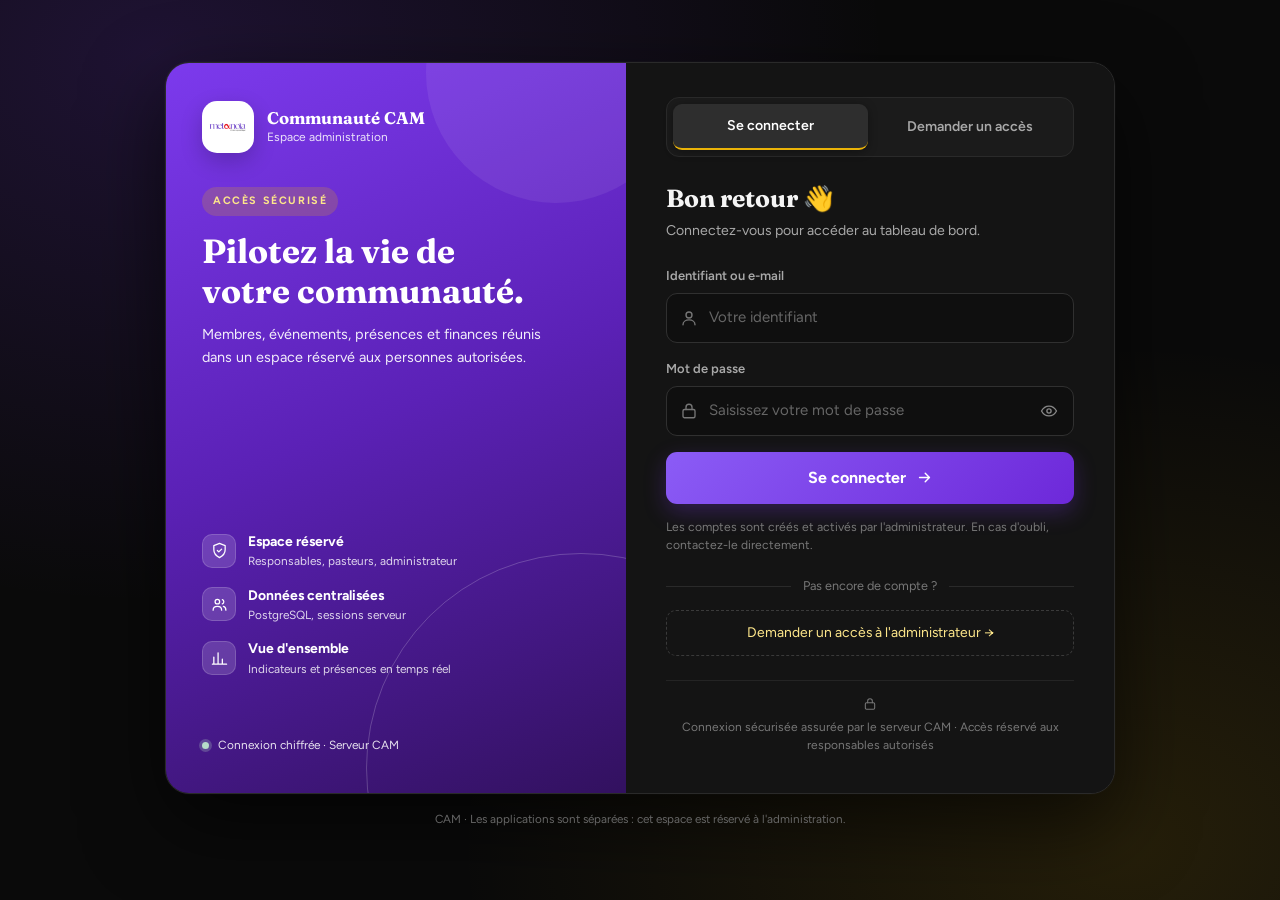
<file: 1-Web-Tableau-de-bord/connexion.html>
<!DOCTYPE html>
<html lang="fr">
<head>
<meta charset="utf-8">
<meta name="viewport" content="width=device-width,initial-scale=1,viewport-fit=cover">
<meta http-equiv="Cache-Control" content="no-cache, no-store, must-revalidate">
<meta name="robots" content="noindex, nofollow">
<title>Connexion — CAM Administration</title>
<link rel="stylesheet" href="theme.css">
<style>
  /* ===== Page de connexion CAM — autonome, surcharge theme.css ===== */
  *,*::before,*::after{box-sizing:border-box}
  html,body{margin:0;min-height:100%}
  body.auth-body{
    min-height:100vh;display:grid;place-items:center;padding:28px 18px 38px;color:#f5f5f5;
    font:16px/1.55 var(--font,system-ui,-apple-system,"Segoe UI",sans-serif);
    background:
      radial-gradient(ellipse at 12% 6%,rgba(255,106,19,.14),transparent 46%),
      radial-gradient(ellipse at 88% 94%,rgba(96,165,250,.10),transparent 42%),
      #0a0a0a;
  }
  body.auth-body::before{
    content:"";position:fixed;inset:0;pointer-events:none;opacity:.4;
    background-image:linear-gradient(rgba(255,255,255,.022) 1px,transparent 1px),
                     linear-gradient(90deg,rgba(255,255,255,.022) 1px,transparent 1px);
    background-size:46px 46px;
    -webkit-mask-image:radial-gradient(ellipse at center,#000 28%,transparent 78%);
    mask-image:radial-gradient(ellipse at center,#000 28%,transparent 78%);
  }
  .auth-shell{width:100%;max-width:950px;position:relative;z-index:1}
  .auth-card{
    display:grid;grid-template-columns:minmax(0,1fr) minmax(0,1.06fr);
    border:1px solid #2a2a2a;border-radius:24px;overflow:hidden;background:#141414;
    box-shadow:0 30px 80px rgba(0,0,0,.6),0 0 0 1px rgba(255,255,255,.02);
  }

  /* ---------- Panneau marque ---------- */
  .auth-brand{position:relative;padding:38px 36px;color:#fff;overflow:hidden;
    background:linear-gradient(158deg,#5a2c86 0%,#7b53c6 42%,#391b58 100%)}
  .auth-brand::before{content:"";position:absolute;width:430px;height:430px;border-radius:50%;
    border:1px solid rgba(255,255,255,.20);right:-170px;bottom:-190px}
  .auth-brand::after{content:"";position:absolute;width:260px;height:260px;border-radius:50%;
    background:rgba(255,255,255,.07);right:-60px;top:-120px}
  .auth-brand-inner{position:relative;z-index:1;display:flex;flex-direction:column;height:100%;gap:34px}
  .auth-brand-top{display:flex;align-items:center;gap:13px}
  .auth-logo{width:52px;height:52px;flex:none;border-radius:15px;display:grid;place-items:center;
    overflow:hidden;background:#fff;border:1px solid rgba(255,255,255,.55);
    box-shadow:0 8px 22px rgba(0,0,0,.2)}
  .auth-logo img{display:block;width:100%;height:100%;object-fit:cover}
  .auth-brand-name b{display:block;font:700 1.05em var(--font-title,Georgia,serif)}
  .auth-brand-name span{display:block;font-size:.75em;opacity:.86}
  .auth-eyebrow{display:inline-block;text-transform:uppercase;letter-spacing:1.6px;font-size:.67em;font-weight:700;
    background:rgba(0,0,0,.18);padding:6px 11px;border-radius:999px;margin-bottom:15px}
  .auth-brand-copy h2{font:700 clamp(1.55em,3vw,2.1em)/1.2 var(--font-title,Georgia,serif);margin:0 0 12px;color:#fff}
  .auth-brand-copy p{font-size:.9em;opacity:.92;max-width:340px;margin:0}
  .auth-features{list-style:none;margin:auto 0 0;padding:0;display:grid;gap:14px}
  .auth-features li{display:flex;gap:12px;align-items:center}
  .auth-features .fi{width:34px;height:34px;flex:none;border-radius:10px;display:grid;place-items:center;
    background:rgba(255,255,255,.15);border:1px solid rgba(255,255,255,.16)}
  .auth-features .fi svg{width:17px;height:17px}
  .auth-features b{display:block;font-size:.87em}
  .auth-features small{display:block;font-size:.74em;opacity:.82}
  .auth-brand-foot{display:flex;align-items:center;gap:9px;font-size:.74em;opacity:.88;margin-top:24px}
  .auth-brand-foot .dot{width:7px;height:7px;border-radius:50%;background:#c6f7d3;
    box-shadow:0 0 0 3px rgba(198,247,211,.25)}

  /* ---------- Panneau formulaire ---------- */
  .auth-panel{padding:34px clamp(24px,4vw,40px) 28px;background:#141414;min-width:0}
  .auth-tabs{display:flex;gap:4px;padding:6px;margin-bottom:26px;border:1px solid #2a2a2a;border-radius:13px;background:#1b1b1b}
  .auth-tab{flex:1;min-width:0;padding:11px 8px;border:0;border-radius:9px;background:transparent;color:#a8a8a8;
    font:inherit;font-size:.88em;font-weight:600;cursor:pointer;transition:background .18s,color .18s}
  .auth-tab:hover{color:#f5f5f5}
  .auth-tab.on{background:#2e2e2e;color:#fff;box-shadow:0 2px 10px rgba(0,0,0,.35)}
  .auth-view h1{font:700 1.55em/1.25 var(--font-title,Georgia,serif);margin:0 0 6px;color:#f5f5f5}
  .auth-sub{color:#a8a8a8;font-size:.88em;margin:0 0 24px}

  .auth-field{margin-bottom:16px;min-width:0}
  .auth-field label{display:block;font-size:.81em;color:#a8a8a8;margin:0 0 7px;font-weight:600}
  .auth-input{position:relative;display:flex;align-items:center}
  .auth-input .ico{position:absolute;left:14px;width:18px;height:18px;color:#777;pointer-events:none}
  .auth-input input{
    width:100%;min-height:50px;padding:12px 44px 12px 42px;font-size:15px;color:#f5f5f5;
    background:#0f0f0f;border:1px solid #303030;border-radius:11px;outline:0;
    transition:border-color .18s,box-shadow .18s;
  }
  .auth-input input::placeholder{color:#666}
  .auth-input input:focus{border-color:#ff6a13;box-shadow:0 0 0 3px rgba(255,106,19,.16)}
  .auth-input input:disabled{opacity:.5}
  .auth-eye{position:absolute;right:7px;width:36px;height:36px;display:grid;place-items:center;
    background:transparent;border:0;border-radius:8px;color:#888;cursor:pointer}
  .auth-eye:hover{color:#ff9a3d;background:#1e1e1e}
  .auth-eye svg{width:18px;height:18px}
  .auth-eye .off-i{display:none}
  .auth-eye.on .on-i{display:none}
  .auth-eye.on .off-i{display:block}

  .auth-submit{
    width:100%;min-height:52px;margin-top:6px;display:flex;align-items:center;justify-content:center;gap:10px;
    border:0;border-radius:11px;color:#fff;font:inherit;font-weight:700;font-size:1em;cursor:pointer;
    background:linear-gradient(135deg,#ff7f2a,#ff6a13);box-shadow:0 8px 22px rgba(255,106,19,.26);
    transition:transform .15s,box-shadow .15s,opacity .15s;
  }
  .auth-submit:hover{transform:translateY(-1px);box-shadow:0 12px 28px rgba(255,106,19,.36)}
  .auth-submit:disabled{opacity:.6;cursor:not-allowed;transform:none}
  .auth-submit svg{width:17px;height:17px}
  .auth-spinner{display:none;width:16px;height:16px;border:2px solid rgba(255,255,255,.4);
    border-top-color:#fff;border-radius:50%;animation:auth-spin .7s linear infinite}
  .auth-submit.loading .auth-spinner{display:block}
  .auth-submit.loading .arrow-i{display:none}
  @keyframes auth-spin{to{transform:rotate(360deg)}}

  .auth-alert{margin-top:14px;padding:11px 13px;border-radius:10px;font-size:.85em;
    display:flex;gap:9px;align-items:flex-start;line-height:1.45}
  .auth-alert::before{flex:none;font-weight:700}
  .auth-alert.err{background:rgba(239,68,68,.10);border:1px solid rgba(239,68,68,.45);color:#ffb3b3}
  .auth-alert.err::before{content:"⚠"}
  .auth-alert.hint{background:rgba(255,106,19,.10);border:1px solid rgba(255,106,19,.42);color:#ffc9a3}
  .auth-alert.hint::before{content:"ℹ"}
  .auth-alert.ok{background:rgba(34,197,94,.10);border:1px solid rgba(34,197,94,.45);color:#a7f3c0}
  .auth-alert.ok::before{content:"✓"}

  .auth-divider{display:flex;align-items:center;gap:12px;margin:22px 0 14px;color:#777;font-size:.79em}
  .auth-divider::before,.auth-divider::after{content:"";flex:1;height:1px;background:#2a2a2a}
  .auth-link-btn{width:100%;padding:11px;border:1px dashed #3a3a3a;border-radius:10px;background:transparent;
    color:#ff9a3d;font:inherit;font-size:.87em;cursor:pointer;transition:border-color .18s,background .18s}
  .auth-link-btn:hover{border-color:#ff6a13;background:rgba(255,106,19,.06)}
  .auth-back{margin-top:18px;padding:4px 0;border:0;background:transparent;color:#a8a8a8;
    font:inherit;font-size:.86em;cursor:pointer}
  .auth-back:hover{color:#fff}
  .auth-note{margin:14px 0 0;color:#777;font-size:.76em;line-height:1.5}
  .auth-grid{display:grid;grid-template-columns:repeat(2,minmax(0,1fr));gap:0 12px}
  .auth-grid .wide{grid-column:1 / -1}
  .auth-foot{margin-top:24px;padding-top:16px;border-top:1px solid #242424;text-align:center;
    color:#777;font-size:.75em;display:flex;align-items:center;justify-content:center;gap:7px;flex-wrap:wrap}
  .auth-legal{text-align:center;color:#666;font-size:.73em;margin:16px 0 0}

  @media (max-width:820px){
    .auth-card{grid-template-columns:1fr}
    .auth-brand{padding:24px 26px}
    .auth-brand-inner{gap:16px}
    .auth-features{display:none}
    .auth-brand-foot{margin-top:14px}
    .auth-brand-copy h2{font-size:1.5em}
    .auth-panel{padding:26px 24px 22px}
  }
  @media (max-width:420px){
    body.auth-body{padding:14px 10px 24px}
    .auth-grid{grid-template-columns:1fr}
    .auth-card{border-radius:18px}
    .auth-tab{font-size:.82em}
  }
  body.auth-body{
    background:
      radial-gradient(ellipse at 12% 6%,rgba(124,58,237,.18),transparent 46%),
      radial-gradient(ellipse at 88% 94%,rgba(234,179,8,.12),transparent 42%),
      #0a0a0a;
  }
  .auth-brand{background:linear-gradient(158deg,#7c3aed 0%,#5b21b6 48%,#32115f 100%)}
  .auth-eyebrow{background:rgba(234,179,8,.2);color:#fde68a}
  .auth-input input:focus{border-color:#a78bfa;box-shadow:0 0 0 3px rgba(167,139,250,.18)}
  .auth-eye:hover{color:#fde68a}
  .auth-submit{background:linear-gradient(135deg,#8b5cf6,#6d28d9);box-shadow:0 8px 22px rgba(124,58,237,.28)}
  .auth-submit:hover{box-shadow:0 12px 28px rgba(124,58,237,.38)}
  .auth-alert.hint{background:rgba(234,179,8,.1);border-color:rgba(234,179,8,.42);color:#fde68a}
  .auth-link-btn{color:#fde68a}
  .auth-link-btn:hover{border-color:#eab308;background:rgba(234,179,8,.07)}
  .auth-tab.on{border-bottom:2px solid #eab308}
  @media(prefers-reduced-motion:reduce){
    *,*::before,*::after{scroll-behavior:auto!important;transition:none!important}
  }
</style>
<script src="../cam-local.js"></script>
<script src="store.js"></script>
<script src="auth.js"></script>
</head>
<body class="auth-body">

<!-- Bibliothèque d'icônes (aucune dépendance externe) -->
<svg aria-hidden="true" style="position:absolute;width:0;height:0;overflow:hidden">
  <symbol id="i-user" viewBox="0 0 24 24" fill="none" stroke="currentColor" stroke-width="1.8" stroke-linecap="round" stroke-linejoin="round"><circle cx="12" cy="8" r="4"/><path d="M4 21c0-4 3.6-6.5 8-6.5s8 2.5 8 6.5"/></symbol>
  <symbol id="i-lock" viewBox="0 0 24 24" fill="none" stroke="currentColor" stroke-width="1.8" stroke-linecap="round" stroke-linejoin="round"><rect x="4" y="10" width="16" height="11" rx="2"/><path d="M8 10V7a4 4 0 0 1 8 0v3"/></symbol>
  <symbol id="i-eye" viewBox="0 0 24 24" fill="none" stroke="currentColor" stroke-width="1.8" stroke-linecap="round" stroke-linejoin="round"><path d="M2 12s3.6-6.5 10-6.5S22 12 22 12s-3.6 6.5-10 6.5S2 12 2 12Z"/><circle cx="12" cy="12" r="2.8"/></symbol>
  <symbol id="i-eye-off" viewBox="0 0 24 24" fill="none" stroke="currentColor" stroke-width="1.8" stroke-linecap="round" stroke-linejoin="round"><path d="M3 3l18 18M10.6 6.1A9.8 9.8 0 0 1 12 6c6.4 0 10 6 10 6a17 17 0 0 1-2.3 2.9M6.3 7.8A17 17 0 0 0 2 12s3.6 6 10 6a9.7 9.7 0 0 0 3.3-.6"/></symbol>
  <symbol id="i-arrow" viewBox="0 0 24 24" fill="none" stroke="currentColor" stroke-width="2" stroke-linecap="round" stroke-linejoin="round"><path d="M5 12h13M13 6l6 6-6 6"/></symbol>
  <symbol id="i-shield" viewBox="0 0 24 24" fill="none" stroke="currentColor" stroke-width="1.8" stroke-linecap="round" stroke-linejoin="round"><path d="M12 2l8 3v6c0 5-3.4 8.7-8 11-4.6-2.3-8-6-8-11V5l8-3Z"/><path d="M9 12l2 2 4-4"/></symbol>
  <symbol id="i-users" viewBox="0 0 24 24" fill="none" stroke="currentColor" stroke-width="1.8" stroke-linecap="round" stroke-linejoin="round"><circle cx="9" cy="8" r="3.2"/><path d="M3 20c0-3.4 2.7-5.4 6-5.4s6 2 6 5.4"/><path d="M16 5.2a3.2 3.2 0 0 1 0 6M17.5 14.8c2.1.6 3.5 2.3 3.5 5.2"/></symbol>
  <symbol id="i-chart" viewBox="0 0 24 24" fill="none" stroke="currentColor" stroke-width="1.8" stroke-linecap="round" stroke-linejoin="round"><path d="M4 20V10M10 20V4M16 20v-7M22 20H2"/></symbol>
  <symbol id="i-id" viewBox="0 0 24 24" fill="none" stroke="currentColor" stroke-width="1.8" stroke-linecap="round" stroke-linejoin="round"><rect x="3" y="5" width="18" height="14" rx="2"/><circle cx="8.5" cy="11" r="2"/><path d="M5.5 16c.6-1.4 1.7-2 3-2s2.4.6 3 2M14 9h5M14 13h5"/></symbol>
  <symbol id="i-phone" viewBox="0 0 24 24" fill="none" stroke="currentColor" stroke-width="1.8" stroke-linecap="round" stroke-linejoin="round"><path d="M6 3h3l1.5 4.5-2 1.5a12 12 0 0 0 6 6l1.5-2L20.5 14v3a2 2 0 0 1-2.2 2A16 16 0 0 1 4 5.2 2 2 0 0 1 6 3Z"/></symbol>
  <symbol id="i-mail" viewBox="0 0 24 24" fill="none" stroke="currentColor" stroke-width="1.8" stroke-linecap="round" stroke-linejoin="round"><rect x="3" y="5" width="18" height="14" rx="2"/><path d="m3 7 9 6 9-6"/></symbol>
  <symbol id="i-pin" viewBox="0 0 24 24" fill="none" stroke="currentColor" stroke-width="1.8" stroke-linecap="round" stroke-linejoin="round"><path d="M12 22s7-6 7-12a7 7 0 1 0-14 0c0 6 7 12 7 12Z"/><circle cx="12" cy="10" r="2.5"/></symbol>
</svg>

<main class="auth-shell">
  <div class="auth-card">

    <!-- ====== Panneau marque ====== -->
    <aside class="auth-brand">
      <div class="auth-brand-inner">
        <div class="auth-brand-top">
          <div class="auth-logo"><img data-dashboard-logo src="/2-Application-mobile/icons/metanoia-192.png" alt="Logo Metanoïa"></div>
          <div class="auth-brand-name"><b>Communauté CAM</b><span>Espace administration</span></div>
        </div>

        <div class="auth-brand-copy">
          <span class="auth-eyebrow">Accès sécurisé</span>
          <h2>Pilotez la vie de<br>votre communauté.</h2>
          <p>Membres, événements, présences et finances réunis dans un espace réservé aux personnes autorisées.</p>
        </div>

        <ul class="auth-features">
          <li><span class="fi"><svg><use href="#i-shield"/></svg></span><div><b>Espace réservé</b><small>Responsables, pasteurs, administrateur</small></div></li>
          <li><span class="fi"><svg><use href="#i-users"/></svg></span><div><b>Données centralisées</b><small>PostgreSQL, sessions serveur</small></div></li>
          <li><span class="fi"><svg><use href="#i-chart"/></svg></span><div><b>Vue d'ensemble</b><small>Indicateurs et présences en temps réel</small></div></li>
        </ul>

        <div class="auth-brand-foot"><span class="dot"></span> Connexion chiffrée · Serveur CAM</div>
      </div>
    </aside>

    <!-- ====== Panneau formulaire ====== -->
    <section class="auth-panel" aria-label="Authentification">
      <div class="auth-tabs" role="tablist" aria-label="Mode d'accès">
        <button type="button" id="tab-login" class="auth-tab on" role="tab" aria-selected="true" aria-controls="login-view">Se connecter</button>
        <button type="button" id="signup-open" class="auth-tab" role="tab" aria-selected="false" aria-controls="signup-panel" aria-expanded="false">Demander un accès</button>
      </div>

      <!-- ----- Vue 1 : connexion ----- -->
      <div id="login-view" class="auth-view" role="tabpanel" aria-labelledby="tab-login">
        <h1>Bon retour 👋</h1>
        <p class="auth-sub">Connectez-vous pour accéder au tableau de bord.</p>

        <form id="login-form">
          <div class="auth-field">
            <label for="login-id">Identifiant ou e-mail</label>
            <div class="auth-input">
              <svg class="ico"><use href="#i-user"/></svg>
              <input id="login-id" name="username" type="text" autocomplete="username" placeholder="Votre identifiant" required>
            </div>
          </div>

          <div class="auth-field">
            <label for="login-password">Mot de passe</label>
            <div class="auth-input">
              <svg class="ico"><use href="#i-lock"/></svg>
              <input id="login-password" name="password" type="password" autocomplete="current-password" placeholder="Saisissez votre mot de passe" required>
              <button class="auth-eye" type="button" id="toggle-password" aria-label="Afficher le mot de passe">
                <svg class="on-i"><use href="#i-eye"/></svg>
                <svg class="off-i"><use href="#i-eye-off"/></svg>
              </button>
            </div>
          </div>

          <button class="auth-submit" id="login-submit" type="submit">
            <span class="auth-spinner" aria-hidden="true"></span>
            <span class="auth-submit-label">Se connecter</span>
            <svg class="arrow-i" aria-hidden="true"><use href="#i-arrow"/></svg>
          </button>
        </form>

        <div class="auth-alert err" id="login-error" role="alert" hidden></div>
        <div class="auth-alert hint" id="login-hint" role="status" hidden></div>
        <button type="button" class="auth-link-btn" id="login-retry" style="margin-top:12px" hidden>↻ Réessayer</button>

        <p class="auth-note">Les comptes sont créés et activés par l'administrateur. En cas d'oubli, contactez-le directement.</p>

        <div class="auth-divider"><span>Pas encore de compte ?</span></div>
        <button type="button" class="auth-link-btn" id="goto-signup">Demander un accès à l'administrateur →</button>
      </div>

      <!-- ----- Vue 2 : demande d'accès (plus « en dessous ») ----- -->
      <div id="signup-panel" class="auth-view" role="tabpanel" aria-labelledby="signup-open" hidden>
        <h1>Demande d'accès</h1>
        <p class="auth-sub">Votre demande sera examinée par l'administrateur. Elle crée une fiche membre, pas un compte de connexion.</p>

        <form id="signup-form">
          <div class="auth-grid">
            <div class="auth-field">
              <label for="signup-nom">Nom *</label>
              <div class="auth-input">
                <svg class="ico"><use href="#i-id"/></svg>
                <input id="signup-nom" autocomplete="family-name" placeholder="Nom de famille" required>
              </div>
            </div>
            <div class="auth-field">
              <label for="signup-prenom">Prénoms *</label>
              <div class="auth-input">
                <svg class="ico"><use href="#i-id"/></svg>
                <input id="signup-prenom" autocomplete="given-name" placeholder="Prénoms" required>
              </div>
            </div>
            <div class="auth-field">
              <label for="signup-tel">Téléphone *</label>
              <div class="auth-input">
                <svg class="ico"><use href="#i-phone"/></svg>
                <input id="signup-tel" type="tel" autocomplete="tel" placeholder="07 00 00 00 00" required>
              </div>
            </div>
            <div class="auth-field">
              <label for="signup-email">E-mail</label>
              <div class="auth-input">
                <svg class="ico"><use href="#i-mail"/></svg>
                <input id="signup-email" type="email" autocomplete="email" placeholder="facultatif">
              </div>
            </div>
            <div class="auth-field wide">
              <label for="signup-adresse">Adresse</label>
              <div class="auth-input">
                <svg class="ico"><use href="#i-pin"/></svg>
                <input id="signup-adresse" autocomplete="street-address" placeholder="Quartier, ville">
              </div>
            </div>
          </div>

          <button class="auth-submit" id="signup-submit" type="submit">
            <span class="auth-spinner" aria-hidden="true"></span>
            <span class="auth-submit-label">Envoyer la demande</span>
            <svg class="arrow-i" aria-hidden="true"><use href="#i-arrow"/></svg>
          </button>
        </form>

        <div class="auth-alert err" id="signup-error" role="alert" hidden></div>
        <div class="auth-alert ok" id="signup-success" role="status" hidden></div>

        <button type="button" class="auth-back" id="goto-login">← Retour à la connexion</button>
      </div>

      <p class="auth-foot"><svg style="width:14px;height:14px"><use href="#i-lock"/></svg> Connexion sécurisée assurée par le serveur CAM · Accès réservé aux responsables autorisés</p>
    </section>
  </div>

  <p class="auth-legal">CAM · Les applications sont séparées : cet espace est réservé à l'administration.</p>
</main>

<script>
(function(){
  'use strict';
  function $(id){return document.getElementById(id);}
  try{
    var dashboardSettings=JSON.parse(localStorage.getItem('eglise-pro-1')||'null');
    var dashboardLogo=dashboardSettings&&dashboardSettings.cfg&&dashboardSettings.cfg.logo;
    if(typeof dashboardLogo==='string'&&dashboardLogo.indexOf('data:image/')===0){
      document.querySelectorAll('[data-dashboard-logo]').forEach(function(image){image.src=dashboardLogo});
    }
  }catch(error){console.warn('Le logo du tableau de bord n’a pas pu être chargé.',error);}
  var A=window.EGLAuth,E=window.EGL;
  var form=$('login-form'),id=$('login-id'),passwordField=$('login-password'),
      error=$('login-error'),hint=$('login-hint'),submit=$('login-submit'),
      signupOpen=$('signup-open'),signupPanel=$('signup-panel'),
      signupForm=$('signup-form'),signupError=$('signup-error'),signupSuccess=$('signup-success'),
      tabLogin=$('tab-login'),loginView=$('login-view');

  /* ---------- Onglets : l'inscription est une VUE, plus un panneau en dessous ---------- */
  var choixUtilisateur=null; // mémorise un clic fait avant la fin de backendReady
  function afficher(mode,parUtilisateur){
    if(parUtilisateur) choixUtilisateur=mode;
    var login=mode==='login';
    loginView.hidden=!login;
    signupPanel.hidden=login;
    tabLogin.classList.toggle('on',login);
    signupOpen.classList.toggle('on',!login);
    tabLogin.setAttribute('aria-selected',String(login));
    signupOpen.setAttribute('aria-selected',String(!login));
    signupOpen.setAttribute('aria-expanded',String(!login));
    error.hidden=true;
    if(login&&parUtilisateur){ if(!id.disabled) id.focus(); }
    else { $('signup-nom').focus(); }
  }
  tabLogin.addEventListener('click',function(){afficher('login',true);});
  signupOpen.addEventListener('click',function(){afficher('signup',true);});
  $('goto-signup').addEventListener('click',function(){afficher('signup',true);});
  $('goto-login').addEventListener('click',function(){afficher('login',true);});

  /* ---------- Afficher / masquer le mot de passe ---------- */
  var retry=$('login-retry');
  retry.addEventListener('click',function(){location.reload();});

  var toggle=$('toggle-password');
  toggle.addEventListener('click',function(){
    var visible=passwordField.type==='password';
    passwordField.type=visible?'text':'password';
    toggle.classList.toggle('on',visible);
    toggle.setAttribute('aria-label',visible?'Masquer le mot de passe':'Afficher le mot de passe');
    passwordField.focus();
  });

  /* ---------- État de chargement ---------- */
  function charger(btn,actif,libelle){
    btn.disabled=actif;
    btn.classList.toggle('loading',actif);
    var l=btn.querySelector('.auth-submit-label');
    if(l) l.textContent=libelle;
  }

  /* ---------- Demande d'accès (identique au comportement d'origine) ---------- */
  signupForm.onsubmit=function(event){
    event.preventDefault();
    signupError.hidden=true;signupSuccess.hidden=true;
    var nom=$('signup-nom').value.trim(),prenom=$('signup-prenom').value.trim(),
        tel=$('signup-tel').value.trim(),email=$('signup-email').value.trim(),
        adresse=$('signup-adresse').value.trim();
    if(!nom||!prenom||!tel){
      signupError.textContent='Le nom, les prénoms et le téléphone sont obligatoires.';
      signupError.hidden=false;return;
    }
    var apiBase=(E.state.settings.apiBase||(/^https?:$/.test(location.protocol)?location.origin:'')).replace(/\/$/,'');
    if(apiBase){
      charger($('signup-submit'),true,'Envoi…');
      fetch(apiBase+'/api/public/membership-requests',{
        method:'POST',headers:{'Content-Type':'application/json'},
        body:JSON.stringify({nom:nom,prenom:prenom,tel:tel,email:email,adresse:adresse})
      }).then(function(r){return r.json().then(function(d){return {ok:r.ok,data:d};});})
        .then(function(res){
          if(!res.ok) throw new Error(res.data.message||'La demande n’a pas pu être enregistrée.');
          signupForm.reset();
          signupSuccess.textContent='Demande envoyée. Elle sera vérifiée par l’administrateur avant la création de votre fiche membre.';
          signupSuccess.hidden=false;
        }).catch(function(err){
          signupError.textContent=err.message||'Le serveur est injoignable. La demande n’a pas été envoyée.';
          signupError.hidden=false;
        }).finally(function(){charger($('signup-submit'),false,'Envoyer la demande');});
      return;
    }
    var phoneKey=tel.replace(/\D/g,'');
    var doublon=E.list('membership_requests').some(function(r){
      return r.statut==='en attente'&&(
        String(r.telephone||'').replace(/\D/g,'')===phoneKey||
        (email&&String(r.email||'').trim().toLowerCase()===email.toLowerCase())
      );
    });
    if(doublon){
      signupError.textContent='Une demande avec ce téléphone ou cet e-mail est déjà en attente.';
      signupError.hidden=false;return;
    }
    E.add('membership_requests',{
      nom:nom,prenom:prenom,tel:tel,email:email,adresse:adresse,
      statut:'en attente',submittedAt:new Date().toISOString()
    });
    signupForm.reset();
    signupSuccess.textContent='Demande envoyée. Elle sera vérifiée par l’administrateur avant la création de votre fiche membre.';
    signupSuccess.hidden=false;
  };

  /* ---------- Connexion ---------- */
  form.onsubmit=function(event){
    event.preventDefault();
    error.hidden=true;
    charger(submit,true,'Connexion…');
    var reussi=false;
    A.loginRemote(id.value,passwordField.value).then(function(result){
      if(!result.ok){
        error.textContent=result.message||'Connexion refusée.';
        error.hidden=false;
        passwordField.value='';
        passwordField.focus();
        return;
      }
      reussi=true;
      location.replace('index.html');
    }).catch(function(err){
      error.textContent='Une erreur est survenue pendant la connexion : '+(err.message||'erreur inconnue');
      error.hidden=false;
    }).then(function(){
      if(!reussi) charger(submit,false,'Se connecter');
    });
  };

  /* ---------- Garde : le backend est obligatoire ---------- */
  if(!A||!E){
    error.hidden=false;
    error.textContent='Impossible de charger l’authentification. Vérifiez que store.js et auth.js sont présents, puis réessayez.';
    retry.hidden=false;
    afficher('login');
    return;
  }
  A.backendReady.then(function(){
    if(A.isActive()){location.replace('index.html');return;}
    if(!A.isBackendMode()){
      hint.hidden=false;
      hint.textContent='⚠️ Cette page n’est pas servie par le backend CAM. Ouvrez-la depuis le serveur : http://<IP ou domaine>:3000/1-Web-Tableau-de-bord/connexion.html — ni en double-cliquant sur le fichier, ni avec VS Code Live Server. Les champs restent utilisables, le serveur confirmera la connexion.';
      retry.hidden=false;
    }else{
      hint.hidden=!(E.state.users||[]).some(function(u){return u.mustChangePassword;});
    }
    afficher(choixUtilisateur||'login');
  }).catch(function(err){
    error.hidden=false;
    error.textContent=(err.message||'Le serveur ne peut pas vérifier la session.')+' Vérifiez que le backend CAM est démarré, puis réessayez.';
    retry.hidden=false; /* champs volontairement laissés actifs */
  });
})();
</script>
</body>
</html>
</file>
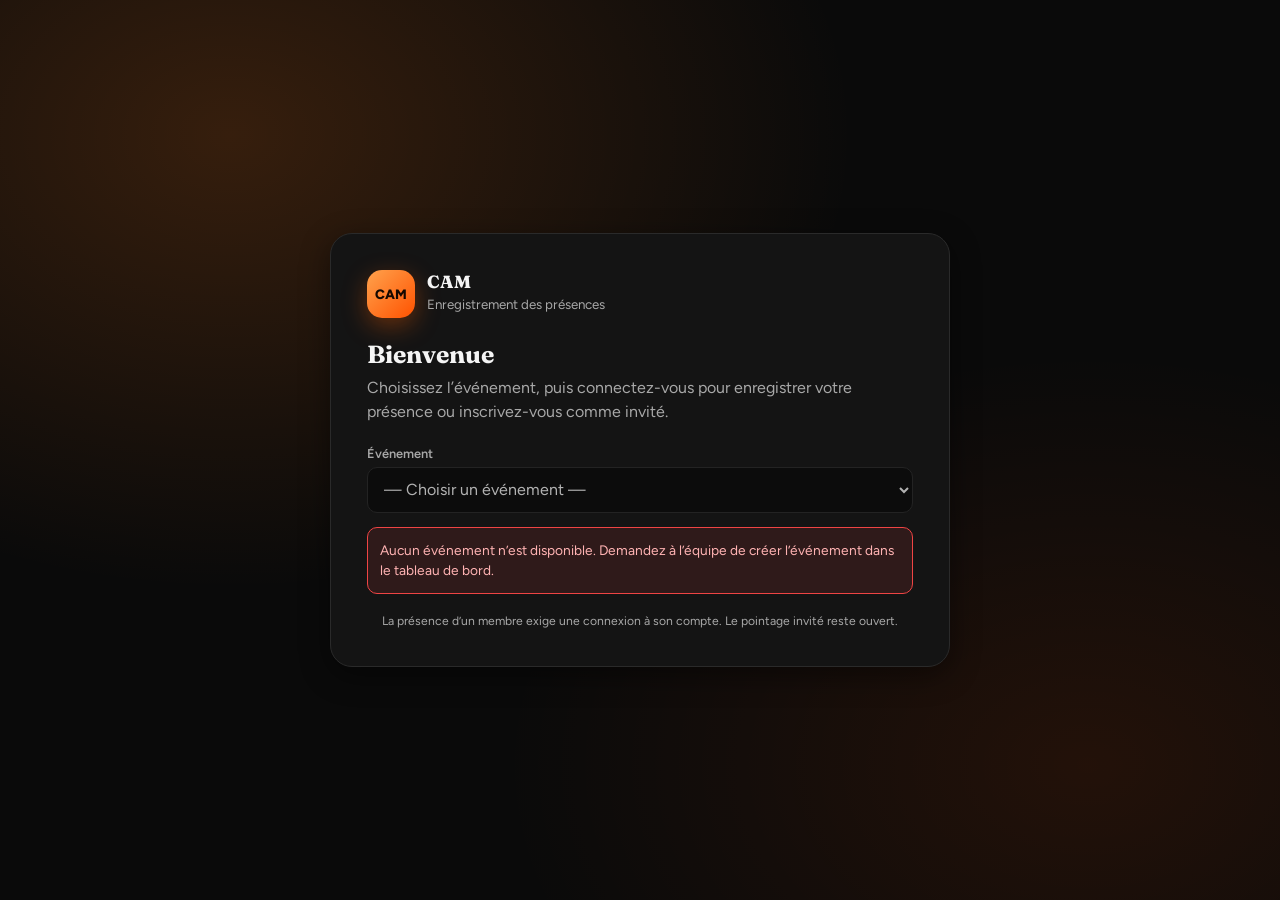
<file: 1-Web-Tableau-de-bord/presence.html>
<!DOCTYPE html>
<html lang="fr">
<head>
<meta charset="utf-8">
<meta name="viewport" content="width=device-width,initial-scale=1,viewport-fit=cover">
<meta http-equiv="Cache-Control" content="no-cache, no-store, must-revalidate">
<title>Présence — CAM</title>
<link rel="stylesheet" href="theme.css">
<style>
  body{min-height:100vh;background:radial-gradient(ellipse at 18% 15%,rgba(255,122,26,.18),transparent 42%),radial-gradient(ellipse at 85% 85%,rgba(255,82,0,.1),transparent 38%),var(--bg)}
  .presence-wrap{min-height:100vh;display:grid;place-items:center;padding:20px}
  .presence-card{width:100%;max-width:620px;padding:clamp(20px,5vw,36px);border:1px solid var(--line);border-radius:22px;background:var(--surface);box-shadow:var(--shadow)}
  .presence-brand{display:flex;align-items:center;gap:12px;margin-bottom:22px}
  .presence-brand .logo{width:48px;height:48px;border-radius:15px}
  .presence-wrap .logo{background:linear-gradient(135deg,#ffa24d,#ff5200);color:#150800;box-shadow:0 8px 24px rgba(255,98,0,.35)}
  .presence-brand b{display:block;font:800 1.1em var(--font-title)}
  .presence-brand small{color:var(--muted)}
  .presence-card h1{font-size:1.55em;margin-bottom:6px}
  .presence-card .intro{color:var(--muted);margin-bottom:20px}
  .presence-card input:focus,.presence-card select:focus{outline-color:#ff7a1a}
  .choice-grid{display:grid;grid-template-columns:repeat(2,minmax(0,1fr));gap:12px;margin-top:16px}
  .choice{min-height:112px;display:flex;flex-direction:column;align-items:flex-start;justify-content:center;gap:8px;white-space:normal;text-align:left}
  .choice .ico{font-size:1.6em}
  .presence-result{margin-top:16px;padding:14px;border:1px solid var(--line);border-radius:var(--radius-sm);background:var(--surface2)}
  .presence-error{margin-top:14px;padding:12px;border-radius:var(--radius-sm);font-size:.86em;background:color-mix(in srgb,var(--bad) 12%,transparent);border:1px solid var(--bad);color:#ffb3b3}
  .presence-success{margin-top:14px;padding:12px;border-radius:var(--radius-sm);font-size:.9em;background:color-mix(in srgb,var(--ok) 12%,transparent);border:1px solid var(--ok);color:var(--ok)}
  .presence-footer{margin:18px 0 0;text-align:center;color:var(--muted);font-size:.76em}
  @media(max-width:420px){.choice-grid{grid-template-columns:1fr}}
</style>
<script src="../cam-local.js"></script>
<script src="store.js"></script>
</head>
<body>
<main class="presence-wrap">
  <section class="presence-card" aria-labelledby="presence-title">
    <div class="presence-brand">
      <div class="logo">CAM</div>
      <div><b id="church-name">CAM</b><small>Enregistrement des présences</small></div>
    </div>
    <h1 id="presence-title">Bienvenue</h1>
    <p class="intro">Choisissez l’événement, puis connectez-vous pour enregistrer votre présence ou inscrivez-vous comme invité.</p>
    <div class="field">
      <label for="presence-event">Événement</label>
      <select id="presence-event" required>
        <option value="">Chargement des événements…</option>
      </select>
    </div>
    <div id="presence-message" aria-live="polite"></div>
    <section id="presence-choice" hidden>
      <h2>Vous êtes…</h2>
      <div class="choice-grid">
        <button class="btn choice" type="button" data-kind="member"><span class="ico">👥</span><b>Membre de l’église</b><small>Connectez-vous à votre compte</small></button>
        <button class="btn choice" type="button" data-kind="guest"><span class="ico">👋</span><b>Invité(e)</b><small>Remplissez le formulaire de visite</small></button>
      </div>
    </section>
    <section id="member-panel" hidden>
      <hr>
      <h2>Connexion membre</h2>
      <p class="mu small">Après connexion, le pointage est associé à votre propre compte; aucun autre membre ne peut être sélectionné.</p>
      <form id="member-login-form">
        <div class="field"><label for="member-username">Identifiant</label><input id="member-username" autocomplete="username" required></div>
        <div class="field"><label for="member-password">Mot de passe</label><input id="member-password" type="password" autocomplete="current-password" required></div>
        <button class="btn pri" id="member-login-submit" type="submit">Se connecter</button>
      </form>
      <div class="presence-result" id="member-account" hidden></div>
      <div class="btn-row" id="member-actions" hidden>
        <button class="btn pri" id="member-submit" type="button">✅ Marquer ma présence</button>
        <button class="btn" id="member-logout" type="button">Déconnexion</button>
      </div>
      <button class="btn" type="button" data-back style="margin-top:12px">Retour</button>
    </section>
    <section id="guest-panel" hidden>
      <hr>
      <h2>Formulaire invité(e)</h2>
      <form id="guest-form">
        <div class="grid g2">
          <div class="field"><label for="guest-lastname">Nom *</label><input id="guest-lastname" name="nom" required autocomplete="family-name"></div>
          <div class="field"><label for="guest-firstname">Prénoms *</label><input id="guest-firstname" name="prenoms" required autocomplete="given-name"></div>
          <div class="field"><label for="guest-phone">Téléphone *</label><input id="guest-phone" name="telephone" type="tel" required autocomplete="tel"></div>
          <div class="field"><label for="guest-email">E-mail</label><input id="guest-email" name="email" type="email" autocomplete="email"></div>
          <div class="field"><label for="guest-address">Adresse</label><input id="guest-address" name="adresse" autocomplete="street-address"></div>
        </div>
        <div class="btn-row">
          <button class="btn pri" type="submit">✅ Envoyer et marquer ma présence</button>
          <button class="btn" type="button" data-back>Retour</button>
        </div>
      </form>
    </section>
    <p class="presence-footer">La présence d’un membre exige une connexion à son compte. Le pointage invité reste ouvert.</p>
  </section>
</main>
<script>
(function(){
  'use strict';
  var E=window.EGL;
  var eventSelect=document.getElementById('presence-event');
  var choice=document.getElementById('presence-choice');
  var memberPanel=document.getElementById('member-panel');
  var guestPanel=document.getElementById('guest-panel');
  var message=document.getElementById('presence-message');
  var memberLoginForm=document.getElementById('member-login-form');
  var memberLoginSubmit=document.getElementById('member-login-submit');
  var memberAccount=document.getElementById('member-account');
  var memberActions=document.getElementById('member-actions');
  var memberSubmit=document.getElementById('member-submit');
  var memberLogout=document.getElementById('member-logout');
  var currentMember=null;
  var selectedEvent=null;
  var requestedEventId=new URLSearchParams(location.search).get('eventId');
  if(!E){
    eventSelect.innerHTML='<option value="">Erreur de chargement</option>';
    message.innerHTML='<div class="presence-error">Impossible de charger les données. Vérifiez que store.js est présent à côté de cette page.</div>';
    return;
  }
  E.state.attendance=[];
  E.save();
  var apiBase=(E.state.settings.apiBase||(/^https?:$/.test(location.protocol)?location.origin:'')).replace(/\/$/,'');
  if(!apiBase){
    eventSelect.disabled=true;
    message.innerHTML='<div class="presence-error">Le pointage nécessite le serveur CAM. Aucune présence ne sera enregistrée sur cet appareil.</div>';
    return;
  }
  function initialize(){
  document.getElementById('church-name').textContent=E.state.settings.church||'CAM';
  var events=E.list('events').slice().sort(function(a,b){
    return (a.date||'').localeCompare(b.date||'')||(a.heure||'').localeCompare(b.heure||'');
  });
  eventSelect.innerHTML='<option value="">— Choisir un événement —</option>'+
    events.map(function(ev){
      return '<option value="'+E.esc(ev.id)+'">'+E.esc(ev.titre)+' · '+E.esc(E.fmtShort(ev.date))+'</option>';
    }).join('');
  if(!events.length){
    eventSelect.disabled=true;
    message.innerHTML='<div class="presence-error">Aucun événement n’est disponible. Demandez à l’équipe de créer l’événement dans le tableau de bord.</div>';
  }
  eventSelect.onchange=function(){
    selectedEvent=E.find('events',eventSelect.value);
    memberSubmit.disabled=false;
    choice.hidden=!selectedEvent;
    memberPanel.hidden=true;
    guestPanel.hidden=true;
    message.textContent='';
  };
  document.querySelectorAll('[data-kind]').forEach(function(button){
    button.onclick=function(){
      memberPanel.hidden=button.dataset.kind!=='member';
      guestPanel.hidden=button.dataset.kind!=='guest';
      message.textContent='';
      if(button.dataset.kind==='member')showMemberSession();
    };
  });
  document.querySelectorAll('[data-back]').forEach(function(button){
    button.onclick=function(){
      memberPanel.hidden=true;
      guestPanel.hidden=true;
      message.textContent='';
      choice.hidden=!selectedEvent;
    };
  });
  function showMessage(text,success){
    message.innerHTML='<div class="presence-'+(success?'success':'error')+'">'+E.esc(text)+'</div>';
  }
  if(requestedEventId){
    if(events.some(function(ev){return String(ev.id)===requestedEventId})){
      eventSelect.value=requestedEventId;
      eventSelect.onchange();
      if(currentMember){
        choice.hidden=true;
        memberPanel.hidden=false;
        showMemberSession();
        markMember();
      }
    }else{
      showMessage('Cet événement n’est pas disponible. Demandez un QR code à jour à l’équipe.',false);
    }
  }
  function showMemberSession(){
    var available=!!apiBase;
    memberLoginForm.hidden=!available||!!currentMember;
    memberAccount.hidden=!currentMember;
    memberActions.hidden=!currentMember;
    memberSubmit.disabled=!currentMember;
    if(currentMember){
      memberAccount.textContent='Connecté : '+[currentMember.prenom,currentMember.nom].filter(Boolean).join(' ');
    }else if(!available){
      showMessage('Le pointage sécurisé des membres nécessite le serveur et un compte membre actif.',false);
    }
  }
  function markMember(){
    if(!apiBase||!selectedEvent||!currentMember)return;
    memberSubmit.disabled=true;
    fetch(apiBase+'/api/member/attendance',{
      method:'POST',
      credentials:'same-origin',
      headers:{'Content-Type':'application/json'},
      body:JSON.stringify({eventId:selectedEvent.id})
    }).then(function(response){
      return response.json().then(function(data){return {ok:response.ok,status:response.status,data:data}});
    }).then(function(result){
      if(!result.ok)throw Object.assign(new Error(result.data.message||'La présence n’a pas pu être enregistrée.'),{status:result.status});
      showMessage('Présence enregistrée pour '+[currentMember.prenom,currentMember.nom].filter(Boolean).join(' ')+'. Merci !',true);
    }).catch(function(error){
      if(error.status===409){
        showMessage('Votre présence est déjà enregistrée pour cet événement.',true);
        memberSubmit.disabled=false;
        return;
      }
      if(error.status===401){currentMember=null;showMemberSession()}
      showMessage(error.message||'Le serveur est injoignable. La présence n’a pas été enregistrée.',false);
      memberSubmit.disabled=false;
    });
  }
  memberLoginForm.onsubmit=function(event){
    event.preventDefault();
    memberLoginSubmit.disabled=true;
    fetch(apiBase+'/api/member/auth/login',{
      method:'POST',
      credentials:'same-origin',
      headers:{'Content-Type':'application/json'},
      body:JSON.stringify({
        username:document.getElementById('member-username').value.trim(),
        password:document.getElementById('member-password').value
      })
    }).then(function(response){
      return response.json().then(function(data){return {ok:response.ok,data:data}});
    }).then(function(result){
      if(!result.ok)throw new Error(result.data.message||'Connexion refusée.');
      currentMember=result.data.member;
      memberLoginForm.reset();
      showMemberSession();
      if(requestedEventId&&selectedEvent&&String(selectedEvent.id)===requestedEventId){
        choice.hidden=true;
        memberPanel.hidden=false;
        markMember();
      }else{
        showMessage('Connexion réussie. Vous pouvez maintenant marquer votre présence.',true);
      }
    }).catch(function(error){
      document.getElementById('member-password').value='';
      showMessage(error.message||'Le serveur est injoignable.',false);
    }).finally(function(){memberLoginSubmit.disabled=false});
  };
  memberSubmit.onclick=markMember;
  memberLogout.onclick=function(){
    memberLogout.disabled=true;
    fetch(apiBase+'/api/member/auth/logout',{
      method:'POST',
      credentials:'same-origin'
    }).then(function(response){
      if(!response.ok)throw new Error('La déconnexion n’a pas pu être confirmée.');
      currentMember=null;
      memberSubmit.disabled=false;
      showMemberSession();
      showMessage('Vous êtes déconnecté(e).',true);
    }).catch(function(error){
      showMessage(error.message||'Le serveur est injoignable.',false);
    }).finally(function(){memberLogout.disabled=false});
  };
  document.getElementById('guest-form').onsubmit=function(event){
    event.preventDefault();
    if(!selectedEvent){showMessage('Choisissez un événement.',false);return}
    var lastname=document.getElementById('guest-lastname').value.trim();
    var firstname=document.getElementById('guest-firstname').value.trim();
    var phone=document.getElementById('guest-phone').value.trim();
    var email=document.getElementById('guest-email').value.trim();
    var address=document.getElementById('guest-address').value.trim();
    if(!lastname||!firstname||!phone){showMessage('Le nom, les prénoms et le téléphone sont obligatoires.',false);return}
    var phoneKey=phone.replace(/\D/g,'');
    if(phoneKey.length<6){showMessage('Vérifiez le numéro de téléphone saisi.',false);return}
    if(apiBase){
      var guestSubmit=event.target.querySelector('button[type="submit"]');
      guestSubmit.disabled=true;
      fetch(apiBase+'/api/public/attendance',{
        method:'POST',
        credentials:'same-origin',
        headers:{'Content-Type':'application/json'},
        body:JSON.stringify({eventId:selectedEvent.id,category:'Invité(e)',nom:lastname,prenom:firstname,tel:phone,email:email,adresse:address})
      }).then(function(response){
        return response.json().then(function(data){return {ok:response.ok,data:data}});
      }).then(function(result){
        if(!result.ok)throw new Error(result.data.message||'La présence n’a pas pu être enregistrée.');
        event.target.reset();
        showMessage('Présence enregistrée pour '+(firstname+' '+lastname).trim()+'. Merci de votre visite !',true);
      }).catch(function(error){
        showMessage(error.message||'Le serveur est injoignable. La présence n’a pas été enregistrée.',false);
      }).finally(function(){guestSubmit.disabled=false});
      return;
    }
    showMessage('Le serveur CAM est requis pour enregistrer une présence. Aucune donnée n’a été conservée sur cet appareil.',false);
  };
  }
  if(apiBase){
    fetch(apiBase+'/api/public/bootstrap').then(function(response){
      if(!response.ok)throw new Error('Le service de données n’est pas disponible.');
      return response.json();
    }).then(function(data){
      E.state.events=data.events||[];
      return fetch(apiBase+'/api/member/auth/me',{credentials:'same-origin'}).then(function(response){
        if(response.status===401)return null;
        if(!response.ok)throw new Error('Impossible de vérifier la session membre.');
        return response.json().then(function(session){return session.member||null});
      }).then(function(member){
        currentMember=member;
        initialize();
      });
    }).catch(function(error){
      eventSelect.disabled=true;
      message.innerHTML='<div class="presence-error">'+E.esc(error.message||'Le serveur est injoignable. Aucune présence ne peut être enregistrée.')+'</div>';
    });
  }
})();
</script>
</body>
</html>
</file>
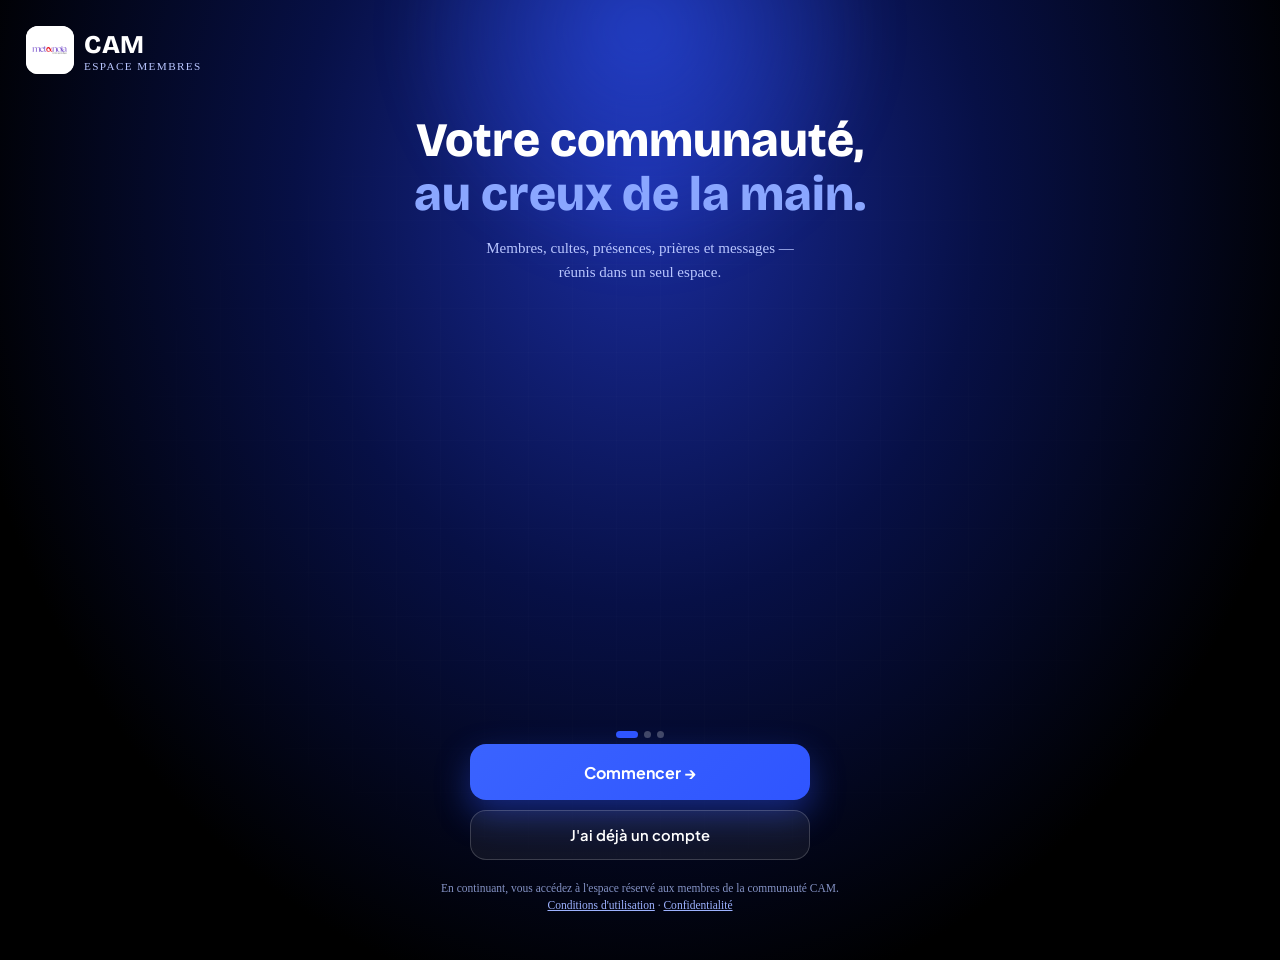
<file: 2-Application-mobile/bienvenue.html>
<!DOCTYPE html>
<html lang="fr">
<head>
<meta charset="utf-8">
<meta name="viewport" content="width=device-width,initial-scale=1,viewport-fit=cover">
<meta name="theme-color" content="#000000">
<meta name="robots" content="noindex, nofollow">
<title>CAM — Bienvenue</title>
<link rel="manifest" href="manifest.webmanifest">
<link rel="apple-touch-icon" href="icons/cam-180.png">
<link rel="preconnect" href="https://fonts.googleapis.com">
<link rel="preconnect" href="https://fonts.gstatic.com" crossorigin>
<link href="https://fonts.googleapis.com/css2?family=Bricolage+Grotesque:opsz,wght@12..96,600;12..96,800&family=Plus+Jakarta+Sans:wght@400;500;600;700&display=swap" rel="stylesheet">
<link rel="stylesheet" href="cam-fx.css">
<style>
  html,body{margin:0;min-height:100%;background:#000;color:#fff}
  .welcome{position:relative;min-height:100vh;display:flex;flex-direction:column;
    padding:26px 26px 34px;overflow:hidden;text-align:center;
    background:radial-gradient(ellipse at 50% 20%,#1a2c9e 0%,#071046 38%,#000 76%)}
  .welcome::before{content:"";position:absolute;width:520px;height:520px;border-radius:50%;
    background:radial-gradient(circle,rgba(47,85,255,.55),transparent 66%);top:-230px;left:50%;
    transform:translateX(-50%);filter:blur(20px);animation:fx-liquid 9s ease-in-out infinite}
  .welcome::after{content:"";position:absolute;inset:0;pointer-events:none;opacity:.3;
    background-image:linear-gradient(rgba(255,255,255,.04) 1px,transparent 1px),
                     linear-gradient(90deg,rgba(255,255,255,.04) 1px,transparent 1px);
    background-size:44px 44px;
    -webkit-mask-image:radial-gradient(ellipse at center,#000 20%,transparent 75%);
    mask-image:radial-gradient(ellipse at center,#000 20%,transparent 75%)}
  .welcome > *{position:relative;z-index:1}

  /* CAM en haut à gauche — plus de logo central */
  .w-top{display:flex;align-items:center;gap:10px;text-align:left;margin-bottom:auto}
  .w-logo{width:48px;height:48px;object-fit:contain;border-radius:12px;background:#fff}
  .w-word{font:800 1.6em 'Bricolage Grotesque',Georgia,serif;letter-spacing:.02em;color:#fff}
  .w-top small{display:block;color:#b9c6ff;font-size:.7em;letter-spacing:1.4px;text-transform:uppercase}
  .w-bar{width:22px;height:3px;border-radius:2px;background:#2f55ff;flex:none}

  .w-center{margin:40px 0 26px}
  .w-title{font:800 clamp(2.1em,8vw,3em)/1.12 'Bricolage Grotesque',Georgia,serif;margin:0 0 14px;color:#fff}
  .w-title em{font-style:normal;color:#8aa6ff}
  .tag{color:#b9c6ff;font-size:.94em;max-width:320px;margin:0 auto;line-height:1.6}
  .sp{flex:1;min-height:52px}
  .actions{width:100%;max-width:340px;display:grid;gap:10px;margin:0 auto}
  .btn-start{width:100%;min-height:56px;border:0;border-radius:16px;font:700 1em 'Plus Jakarta Sans',sans-serif;
    color:#fff;background:linear-gradient(135deg,#3a63ff,#2f55ff);cursor:pointer;
    box-shadow:0 14px 34px rgba(47,85,255,.42);transition:transform .2s}
  .btn-start:hover{transform:translateY(-2px)}
  .btn-alt{width:100%;min-height:50px;border:1px solid rgba(255,255,255,.18);border-radius:16px;
    background:rgba(255,255,255,.06);color:#fff;font:600 .92em 'Plus Jakarta Sans',sans-serif;cursor:pointer}
  .btn-alt:hover{background:rgba(255,255,255,.12)}
  .legal{margin-top:20px;color:#8492c4;font-size:.72em;line-height:1.5}
  .legal a{color:#9db2ff}
  .dots{margin:26px 0 6px}
  @media (max-height:700px){.sp{min-height:24px}.w-center{margin:24px 0 18px}.w-title{font-size:2.2em}}
</style>
</head>
<body data-theme="blue">
<main class="welcome fx-gradient-bg">
  <header class="w-top fx-logo-reveal">
    <img class="w-logo" data-dashboard-logo src="icons/metanoia-192.png" alt="Logo Metanoïa">
    <div><span class="w-word">CAM</span><small>Espace membres</small></div>
  </header>

  <div class="w-center fx-onboarding-stagger">
    <h1 class="w-title">Votre communauté,<br><em>au creux de la main.</em></h1>
    <p class="tag">Membres, cultes, présences, prières et messages — réunis dans un seul espace.</p>
  </div>

  <div class="sp"></div>
  <div class="fx-dots dots" id="dots" aria-hidden="true"></div>

  <div class="actions fx-onboarding-stagger">
    <button class="btn-start fx-magnetic fx-micro" id="start" type="button">Commencer →</button>
    <button class="btn-alt fx-micro" id="signin" type="button">J'ai déjà un compte</button>
  </div>

  <p class="legal">En continuant, vous accédez à l'espace réservé aux membres de la communauté CAM.<br>
    <a href="index.html">Conditions d'utilisation</a> · <a href="index.html">Confidentialité</a></p>
</main>

<script src="cam-fx.js"></script>
<script>
(function(){
  'use strict';
  try{
    var dashboardSettings=JSON.parse(localStorage.getItem('eglise-pro-1')||'null');
    var dashboardLogo=dashboardSettings&&dashboardSettings.cfg&&dashboardSettings.cfg.logo;
    if(typeof dashboardLogo==='string'&&dashboardLogo.indexOf('data:image/')===0){
      document.querySelectorAll('[data-dashboard-logo]').forEach(function(image){image.src=dashboardLogo});
    }
  }catch(error){console.warn('Le logo du tableau de bord n’a pas pu être chargé.',error);}
  if(window.CAMFX){
    CAMFX.dots(document.getElementById('dots'),0,3);
    CAMFX.magnetic(document.getElementById('start'),.18);
  }
  /* Page 2 = la connexion de l'application du dossier sans titre (index.html) */
  function aller(){window.location.href='index.html'}
  document.getElementById('start').addEventListener('click',function(){
    if(window.CAMFX){CAMFX.haptic(this);CAMFX.confetti(45)}
    setTimeout(aller,320);
  });
  document.getElementById('signin').addEventListener('click',aller);
})();
</script>
</body>
</html>
</file>
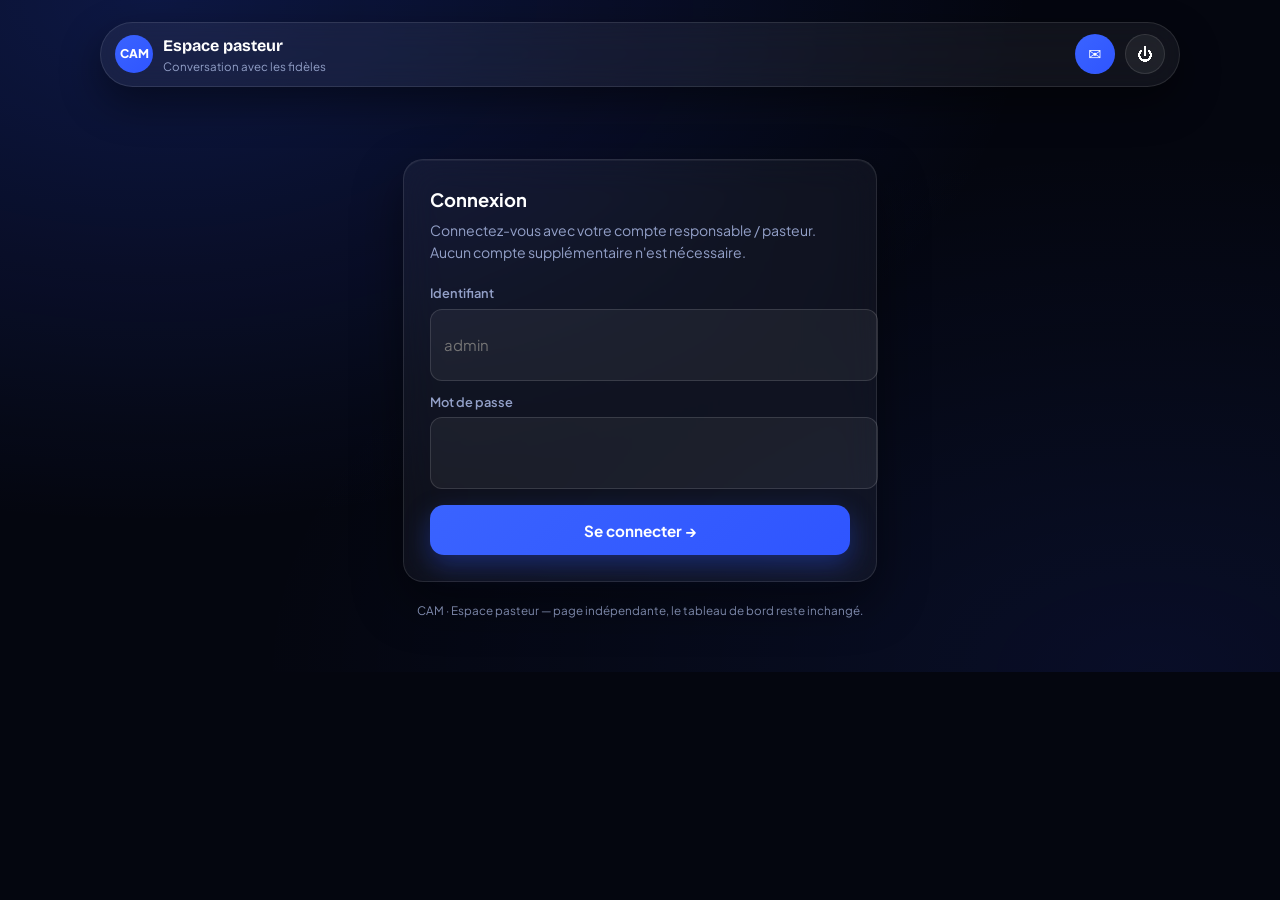
<file: 2-Application-mobile/pasteur.html>
<!DOCTYPE html>
<html lang="fr">
<head>
<meta charset="utf-8">
<meta name="viewport" content="width=device-width,initial-scale=1,viewport-fit=cover">
<meta name="robots" content="noindex, nofollow">
<title>CAM — Espace pasteur</title>
<link rel="preconnect" href="https://fonts.googleapis.com">
<link rel="preconnect" href="https://fonts.gstatic.com" crossorigin>
<link href="https://fonts.googleapis.com/css2?family=Bricolage+Grotesque:opsz,wght@12..96,600;12..96,800&family=Plus+Jakarta+Sans:wght@400;500;600;700&display=swap" rel="stylesheet">
<link rel="stylesheet" href="cam-fx.css">
<style>
  html,body{margin:0;min-height:100%;color:#0c0f16;
    font:16px/1.55 'Plus Jakarta Sans',system-ui,sans-serif;
    background:radial-gradient(ellipse at 12% 0%,#fff,transparent 55%),
             radial-gradient(ellipse at 90% 100%,#dfe4ee,transparent 55%),#eef1f6}
  .wrap{max-width:1080px;margin:0 auto;padding:22px 18px 40px}
  .top{display:flex;align-items:center;gap:10px;padding:10px 14px;border-radius:999px;
    background:rgba(255,255,255,.75);border:1px solid #e2e6ee;backdrop-filter:blur(18px);
    box-shadow:0 10px 30px rgba(20,30,60,.10);margin-bottom:22px}
  .top .lg{width:38px;height:38px;border-radius:50%;background:#0c0f16;color:#fff;
    display:grid;place-items:center;font-weight:800;font-size:.75em;flex:none}
  .top b{font:700 1em 'Bricolage Grotesque',Georgia,serif}
  .top small{display:block;color:#6b7280;font-size:.72em}
  .top .sp{flex:1}
  .pill{width:38px;height:38px;border-radius:50%;border:1px solid #e2e6ee;background:#fff;
    display:grid;place-items:center;font-size:1em;cursor:pointer}
  .pill.on{background:#0c0f16;color:#fff}
  h1{font:700 1.7em 'Bricolage Grotesque',Georgia,serif;margin:0 0 4px}
  .sub{color:#6b7280;font-size:.88em;margin:0 0 20px}
  .glass{background:rgba(255,255,255,.8);border:1px solid #e2e6ee;border-radius:20px;
    backdrop-filter:blur(18px);box-shadow:0 12px 34px rgba(20,30,60,.10)}
  .login{max-width:420px;margin:8vh auto 0;padding:26px}
  .login h2{font-size:1.15em;margin:0 0 6px}
  .login label{display:block;font-size:.8em;color:#6b7280;margin:12px 0 5px;font-weight:600}
  .login input{width:100%;min-height:48px;padding:11px 13px;border-radius:12px;
    border:1px solid #dfe4ec;background:#fff;color:#0c0f16;font:inherit;font-size:15px}
  .login input:focus{outline:0;border-color:#0c0f16;box-shadow:0 0 0 3px rgba(12,15,22,.10)}
  .btn-dark{width:100%;min-height:50px;margin-top:16px;border:0;border-radius:14px;
    background:#0c0f16;color:#fff;font:700 .95em 'Plus Jakarta Sans',sans-serif;cursor:pointer}
  .msg{margin-top:12px;padding:10px 12px;border-radius:10px;font-size:.84em;
    background:rgba(239,68,68,.10);border:1px solid rgba(239,68,68,.4);color:#b91c1c}
  .grid{display:grid;grid-template-columns:300px minmax(0,1fr);gap:14px;align-items:start}
  .col{padding:16px}
  .col h2{font-size:1.02em;margin:0 0 12px}
  .conv{display:flex;gap:10px;align-items:center;width:100%;padding:10px;margin-bottom:6px;
    border:1px solid transparent;border-radius:14px;background:transparent;text-align:left;
    cursor:pointer;font:inherit;color:inherit}
  .conv:hover{background:#f4f6fa}
  .conv.on{background:#0c0f16;color:#fff}
  .conv .av{width:38px;height:38px;border-radius:50%;background:#dfe4ee;color:#0c0f16;
    display:grid;place-items:center;font-weight:800;flex:none}
  .conv.on .av{background:#2f55ff;color:#fff}
  .conv b{display:block;font-size:.86em}
  .conv small{display:block;opacity:.65;font-size:.72em;white-space:nowrap;overflow:hidden;text-overflow:ellipsis;max-width:190px}
  .unread{margin-left:auto;background:#2f55ff;color:#fff;border-radius:999px;
    font-size:.68em;font-weight:700;min-width:20px;padding:2px 6px;text-align:center}
  .thread{min-height:280px;max-height:52vh;overflow:auto;display:flex;flex-direction:column;gap:9px;padding:4px 2px 12px}
  .bubble{max-width:78%;padding:10px 13px;border-radius:16px;font-size:.88em;line-height:1.45}
  .bubble.theirs{align-self:flex-start;background:#f1f4fa;border:1px solid #e2e6ee;border-bottom-left-radius:5px}
  .bubble.mine{align-self:flex-end;background:#0c0f16;color:#fff;border-bottom-right-radius:5px}
  .bubble small{display:block;opacity:.6;font-size:.68em;margin-top:4px}
  .compose{display:flex;gap:8px;margin-top:12px}
  .compose input{flex:1;min-height:46px;padding:10px 13px;border-radius:12px;border:1px solid #dfe4ec;background:#fff;font:inherit}
  .compose button{min-height:46px;padding:0 18px;border:0;border-radius:12px;background:#0c0f16;color:#fff;font-weight:700;cursor:pointer}
  .empty-list{color:#6b7280;font-size:.85em;padding:18px 4px}
  .foot{text-align:center;color:#8a93a3;font-size:.73em;margin-top:20px}
  @media (max-width:760px){.grid{grid-template-columns:1fr}.thread{max-height:38vh}}

  /* ===== Thème BLEU ROI + NOIR, pointe de blanc ===== */
  html,body{background:#04060f;color:#fff}
  body{background:radial-gradient(ellipse at 12% 0%,rgba(47,85,255,.22),transparent 55%),
                radial-gradient(ellipse at 90% 100%,rgba(47,85,255,.10),transparent 55%),#04060f}
  .top{background:rgba(255,255,255,.055);border-color:rgba(255,255,255,.10);
    box-shadow:0 16px 40px rgba(0,0,0,.45)}
  .top b,h1{color:#fff}
  .top small,.sub,.empty-list,.foot{color:#93a0c8}
  .top .lg{background:linear-gradient(140deg,#3a63ff,#2f55ff)}
  .pill{background:rgba(255,255,255,.06);border-color:rgba(255,255,255,.11);color:#fff}
  .pill.on{background:linear-gradient(135deg,#3a63ff,#2f55ff);color:#fff;border-color:transparent}
  .glass,.login{background:rgba(255,255,255,.045);border-color:rgba(255,255,255,.10);
    box-shadow:0 20px 50px rgba(0,0,0,.45),inset 0 1px rgba(255,255,255,.05)}
  .login label{color:#93a0c8}
  .login input,.compose input{background:rgba(255,255,255,.05);border-color:rgba(255,255,255,.13);color:#fff}
  .login input:focus{border-color:#2f55ff;box-shadow:0 0 0 3px rgba(47,85,255,.2)}
  .btn-dark,.compose button{background:linear-gradient(135deg,#3a63ff,#2f55ff);
    box-shadow:0 10px 26px rgba(47,85,255,.35)}
  .conv:hover{background:rgba(255,255,255,.06)}
  .conv.on{background:linear-gradient(135deg,#3a63ff,#2f55ff);color:#fff}
  .conv .av{background:rgba(255,255,255,.10);color:#fff}
  .conv.on .av{background:rgba(255,255,255,.22);color:#fff}
  .conv small{color:inherit;opacity:.7}
  .bubble.theirs{background:rgba(255,255,255,.07);border-color:rgba(255,255,255,.10);color:#fff}
  .bubble.mine{background:linear-gradient(135deg,#3a63ff,#2f55ff);color:#fff}
  .col h2,.login h2{color:#fff}
  .thread{border-color:rgba(255,255,255,.1)}
</style>
</head>
<body data-theme="light">
<div class="wrap">
  <div class="top fx-glass">
    <div class="lg">CAM</div>
    <div><b>Espace pasteur</b><small>Conversation avec les fidèles</small></div>
    <div class="sp"></div>
    <div class="pill on" title="Messagerie">✉️</div>
    <div class="pill" id="logout" title="Se déconnecter">⏻</div>
  </div>

  <!-- Écran de connexion -->
  <section class="login glass fx-profile-reveal" id="login-view">
    <h2>Connexion</h2>
    <p class="sub">Connectez-vous avec votre compte responsable / pasteur. Aucun compte supplémentaire n'est nécessaire.</p>
    <form id="login-form">
      <label for="pid">Identifiant</label>
      <input id="pid" autocomplete="username" placeholder="admin" required>
      <label for="ppw">Mot de passe</label>
      <input id="ppw" type="password" autocomplete="current-password" required>
      <button class="btn-dark fx-magnetic fx-micro" type="submit">Se connecter →</button>
    </form>
    <div class="msg" id="login-msg" role="alert" hidden></div>
  </section>

  <!-- Messagerie -->
  <section id="app-view" hidden>
    <h1>Messagerie ✉️</h1>
    <p class="sub">Échangez en privé avec les membres connectés. Les conversations se mettent à jour automatiquement.</p>
    <div class="grid">
      <div class="col glass"><h2>Conversations</h2><div id="conv-list" class="fx-stagger"></div></div>
      <div class="col glass">
        <h2 id="thread-title">Sélectionnez une conversation</h2>
        <div class="thread" id="thread"></div>
        <form class="compose" id="compose" hidden>
          <input id="compose-input" placeholder="Répondre au membre…" maxlength="2000" autocomplete="off">
          <button class="fx-micro" type="submit">Envoyer</button>
        </form>
      </div>
    </div>
  </section>

  <p class="foot">CAM · Espace pasteur — page indépendante, le tableau de bord reste inchangé.</p>
</div>

<script src="../cam-local.js"></script>
<script src="cam-fx.js"></script>
<script>
(function(){
  'use strict';
  function $(id){return document.getElementById(id)}
  function esc(s){return String(s==null?'':s).replace(/[&<>"']/g,function(c){return {'&':'&amp;','<':'&lt;','>':'&gt;','"':'&quot;',"'":'&#39;'}[c]})}
  function fmt(d){try{return new Date(d).toLocaleString('fr-FR',{day:'2-digit',month:'2-digit',hour:'2-digit',minute:'2-digit'})}catch(e){return ''}}
  var B=location.origin;
  var state={memberId:null,conversations:[],timer:null};

  function req(path,opt){
    opt=opt||{};
    var h={'Content-Type':'application/json'};
    return fetch(B+path,{method:opt.method||'GET',credentials:'same-origin',headers:h,
      body:opt.body?JSON.stringify(opt.body):undefined}).then(function(r){
      return r.text().then(function(t){var d={};try{d=t?JSON.parse(t):{}}catch(e){}
        if(!r.ok)throw new Error(d.message||('Erreur '+r.status));return d});
    });
  }
  function toast(t){if(window.CAMFX)CAMFX.toast(t);else console.log(t)}

  function showApp(on){
    $('login-view').hidden=on;
    $('app-view').hidden=!on;
    if(on){chargerConversations();if(!state.timer)state.timer=setInterval(chargerConversations,8000)}
    else if(state.timer){clearInterval(state.timer);state.timer=null}
  }

  function chargerConversations(){
    req('/api/admin/messages').then(function(d){
      state.conversations=d.conversations||[];
      $('conv-list').innerHTML=state.conversations.length?state.conversations.map(function(c){
        return '<button class="conv '+(state.memberId===c.memberId?'on':'')+'" data-id="'+esc(c.memberId)+'">'+
          '<span class="av">'+esc((c.prenom||'M').charAt(0).toUpperCase())+'</span>'+
          '<span style="flex:1;min-width:0"><b>'+esc(c.prenom+' '+c.nom)+'</b>'+
          '<small>'+esc(c.lastBody||'')+'</small></span>'+
          (c.unread?'<span class="unread">'+c.unread+'</span>':'')+'</button>';
      }).join(''):'<div class="empty-list">Aucune conversation pour l’instant.<br>Les messages des membres apparaîtront ici.</div>';
      Array.prototype.forEach.call($('conv-list').querySelectorAll('[data-id]'),function(b){
        b.onclick=function(){ouvrir(b.getAttribute('data-id'))};
      });
    }).catch(function(e){$('conv-list').innerHTML='<div class="empty-list">'+esc(e.message)+'</div>'});
  }

  function ouvrir(id){
    state.memberId=id;
    var c=state.conversations.find(function(x){return x.memberId===id});
    $('thread-title').textContent=c?('Conversation avec '+c.prenom+' '+c.nom):'Conversation';
    chargerFil();
    req('/api/admin/messages/'+encodeURIComponent(id)+'/read',{method:'PATCH',body:{}}).catch(function(){});
  }

  function chargerFil(){
    if(!state.memberId)return;
    req('/api/admin/messages/'+encodeURIComponent(state.memberId)).then(function(d){
      var msgs=d.messages||[];
      $('thread').innerHTML=msgs.length?msgs.map(function(m){
        var mine=m.sender==='pastor';
        return '<div class="bubble '+(mine?'mine':'theirs')+'">'+esc(m.body)+
          '<small>'+(mine?'Vous':(d.member?d.member.prenom:'Membre'))+' · '+esc(fmt(m.createdAt))+'</small></div>';
      }).join(''):'<div class="empty-list">Aucun message. Écrivez le premier mot 👋</div>';
      $('thread').scrollTop=$('thread').scrollHeight;
      $('compose').hidden=false;
    }).catch(function(e){$('thread').innerHTML='<div class="empty-list">'+esc(e.message)+'</div>'});
  }

  $('login-form').onsubmit=function(e){
    e.preventDefault();
    var m=$('login-msg');m.hidden=true;
    var b=this.querySelector('button');b.disabled=true;
    req('/api/auth/login',{method:'POST',body:{username:$('pid').value,password:$('ppw').value}})
      .then(function(){showApp(true)})
      .catch(function(err){m.textContent=err.message||'Connexion refusée.';m.hidden=false})
      .finally(function(){b.disabled=false});
  };

  $('compose').onsubmit=function(e){
    e.preventDefault();
    var input=$('compose-input'),txt=(input.value||'').trim();
    if(!txt||!state.memberId){toast('Écrivez un message.');return}
    var b=this.querySelector('button');b.disabled=true;
    req('/api/admin/messages/'+encodeURIComponent(state.memberId),{method:'POST',body:{body:txt}})
      .then(function(){input.value='';chargerFil();chargerConversations();toast('✅ Message envoyé')})
      .catch(function(err){toast(err.message||'Envoi impossible.')})
      .finally(function(){b.disabled=false});
  };

  $('logout').onclick=function(){
    req('/api/auth/logout',{method:'POST'}).catch(function(){}).finally(function(){
      state.memberId=null;showApp(false);
    });
  };

  /* Session déjà ouverte ? */
  req('/api/auth/me').then(function(d){if(d.user)showApp(true)}).catch(function(){});
  document.addEventListener('DOMContentLoaded',function(){
    if(window.CAMFX)CAMFX.init(document.querySelector('.wrap'));
  });
})();
</script>
</body>
</html>
</file>
<file: 2-Application-mobile/cam-fx.css>
/* ============================================================
   CAM FX — bibliothèque d'animations (40 effets).
   Toutes les couleurs passent par des variables : ce fichier reste
   valable quel que soit le thème (bleu roi / noir ou blanc / gris / noir).
   Chargée après cam-ui.css et theme.css.
   ============================================================ */
:root{
  --fx-accent:var(--accent,#2f55ff);
  --fx-accent-2:var(--accent-2,#6d8bff);
  --fx-black:#000;
  --fx-white:#fff;
  --fx-ease:cubic-bezier(.22,.7,.25,1);
  --fx-spring:cubic-bezier(.34,1.56,.64,1);
}
/* Résolu SUR le body : suit le thème actif (bleu roi ou blanc/gris/noir).
   Sinon var(--accent) serait évalué à la racine et resterait orange. */
body{--fx-accent:var(--accent,#2f55ff);--fx-accent-2:var(--accent-2,#6d8bff)}
[hidden]{display:none!important}

/* 01. Splash Screen ------------------------------------------------ */
@keyframes fx-splash-in{from{opacity:0;transform:scale(.86)}to{opacity:1;transform:scale(1)}}
@keyframes fx-splash-out{to{opacity:0;transform:scale(1.08);filter:blur(14px)}}
.fx-splash{position:fixed;inset:0;z-index:999;display:grid;place-items:center;
  background:radial-gradient(circle at 50% 35%,color-mix(in srgb,var(--fx-accent) 30%,transparent),var(--fx-black) 70%);
  animation:fx-splash-in .7s var(--fx-ease) both}
.fx-splash > *{animation:fx-splash-in .9s var(--fx-spring) both .1s}
.fx-splash.fx-out{animation:fx-splash-out .55s var(--fx-ease) forwards}

/* 02. Smooth Page Transition --------------------------------------- */
@keyframes fx-page-in{from{transform:translateY(14px)}to{transform:none}}
@keyframes fx-page-slide{from{opacity:0;transform:translateX(28px)}to{opacity:1;transform:none}}
@keyframes fx-page-out{to{opacity:0;transform:translateX(-18px)}}
/* « forwards » et non « both » : si une animation est interrompue / figée,
   l'élément reste à son état naturel (visible) au lieu de rester à opacity:0. */
.fx-page-in{animation:fx-page-in .38s var(--fx-ease) forwards}
.fx-page-slide{animation:fx-page-slide .4s var(--fx-ease) forwards}
.fx-page-out{animation:fx-page-out .24s var(--fx-ease) forwards}

/* 03. Animated Bottom Navigation ----------------------------------- */
@keyframes fx-nav-pop{0%{transform:scale(.6);opacity:0}70%{transform:scale(1.12)}100%{transform:scale(1);opacity:1}}
.fx-nav-pop{animation:fx-nav-pop .45s var(--fx-spring) both}
.fx-nav-indicator{transition:transform .35s var(--fx-spring),width .35s var(--fx-ease)}

/* 04. Floating Action Button --------------------------------------- */
@keyframes fx-fab-in{from{transform:scale(0) rotate(-90deg);opacity:0}to{transform:scale(1) rotate(0);opacity:1}}
@keyframes fx-fab-pulse{0%,100%{box-shadow:0 0 0 0 color-mix(in srgb,var(--fx-accent) 55%,transparent)}
  50%{box-shadow:0 0 0 14px transparent}}
.fx-fab{animation:fx-fab-in .55s var(--fx-spring) both}
.fx-fab-pulse{animation:fx-fab-pulse 2.2s ease-in-out infinite}
.fx-fab:hover{transform:translateY(-3px) scale(1.05)}

/* 05 + 26. Skeleton / Shimmer --------------------------------------- */
@keyframes fx-shimmer{100%{transform:translateX(100%)}}
.fx-skeleton,.fx-shimmer{position:relative;overflow:hidden;background:color-mix(in srgb,var(--fx-white) 8%,transparent);border-radius:8px}
.fx-skeleton::after,.fx-shimmer::after{content:"";position:absolute;inset:0;transform:translateX(-100%);
  background:linear-gradient(90deg,transparent,color-mix(in srgb,var(--fx-white) 16%,transparent),transparent);
  animation:fx-shimmer 1.5s infinite}
.fx-skeleton-line{height:12px;margin:8px 0}
.fx-skeleton-title{height:20px;width:55%}

/* 06. Success Checkmark -------------------------------------------- */
@keyframes fx-check-pop{from{transform:scale(.4);opacity:0}to{transform:scale(1);opacity:1}}
@keyframes fx-check-draw{to{stroke-dashoffset:0}}
.fx-check{animation:fx-check-pop .5s var(--fx-spring) both}
.fx-check circle{stroke-dasharray:170;stroke-dashoffset:170;animation:fx-check-draw .5s var(--fx-ease) forwards .1s}
.fx-check path{stroke-dasharray:50;stroke-dashoffset:50;animation:fx-check-draw .35s var(--fx-ease) forwards .45s;fill:none;stroke:var(--fx-accent);stroke-width:4;stroke-linecap:round;stroke-linejoin:round}

/* 07. Interactive Card --------------------------------------------- */
.fx-card-lift{transition:transform .3s var(--fx-ease),box-shadow .3s var(--fx-ease),border-color .3s}
.fx-card-lift:hover{transform:translateY(-5px);box-shadow:0 18px 40px rgba(0,0,0,.45);border-color:var(--fx-accent)}
.fx-card-lift:active{transform:scale(.985)}
.fx-card-tilt{transition:transform .25s var(--fx-ease);transform-style:preserve-3d}

/* 08. Bottom Sheet -------------------------------------------------- */
@keyframes fx-sheet-up{from{transform:translateY(100%)}to{transform:translateY(0)}}
.fx-sheet{position:fixed;left:0;right:0;bottom:0;z-index:200;max-height:82vh;overflow:auto;
  border-radius:22px 22px 0 0;background:var(--surface,#141414);border-top:1px solid var(--line,#2a2a2a);
  animation:fx-sheet-up .42s var(--fx-ease) both}
.fx-sheet-backdrop{position:fixed;inset:0;z-index:199;background:rgba(0,0,0,.6);
  animation:fx-blur-in .3s both;backdrop-filter:blur(4px)}

/* 09. Logo Reveal --------------------------------------------------- */
@keyframes fx-logo-reveal{from{transform:scale(.7) rotate(-12deg)}to{transform:none}}
.fx-logo-reveal{animation:fx-logo-reveal 1s var(--fx-spring) forwards}

/* 10. Profile Reveal ------------------------------------------------ */
@keyframes fx-profile-reveal{from{transform:translateY(18px) scale(.97)}to{transform:none}}
.fx-profile-reveal{animation:fx-profile-reveal .6s var(--fx-spring) forwards}

/* 11. Statistics Counter (JS: fxCounter) ---------------------------- */
.fx-counter{font-variant-numeric:tabular-nums;transition:color .3s}
.fx-counter.fx-bump{animation:fx-nav-pop .4s var(--fx-spring)}

/* 12. QR Scanner ---------------------------------------------------- */
@keyframes fx-scanline{0%{top:6%}50%{top:92%}100%{top:6%}}
.fx-qr-scan{position:relative;overflow:hidden;border-radius:16px}
.fx-qr-scan::after{content:"";position:absolute;left:6%;right:6%;height:2px;
  background:linear-gradient(90deg,transparent,var(--fx-accent),transparent);
  box-shadow:0 0 14px var(--fx-accent);animation:fx-scanline 2.4s ease-in-out infinite}

/* 13. Swipe Gesture ------------------------------------------------- */
.fx-swipe{transition:transform .3s var(--fx-ease),opacity .3s}
.fx-swipe[data-swipe="left"]{transform:translateX(-28%);opacity:.5}
.fx-swipe[data-swipe="right"]{transform:translateX(28%);opacity:.5}

/* 14. Pull to Refresh ----------------------------------------------- */
.fx-ptr{height:0;overflow:hidden;display:grid;place-items:center;
  transition:height .28s var(--fx-ease);color:var(--fx-accent)}
.fx-ptr.fx-active{height:56px}
.fx-ptr.fx-active .fx-spinner{animation:fx-spin .8s linear infinite}

/* 15. Parallax ------------------------------------------------------ */
.fx-parallax{will-change:transform;transition:transform .1s linear}

/* 16. Glassmorphism ------------------------------------------------- */
.fx-glass{background:color-mix(in srgb,var(--fx-white) 9%,transparent);
  border:1px solid color-mix(in srgb,var(--fx-white) 18%,transparent);
  backdrop-filter:blur(18px) saturate(140%);-webkit-backdrop-filter:blur(18px) saturate(140%);
  box-shadow:0 8px 32px rgba(0,0,0,.22);
  transition:background .3s,box-shadow .3s}
.fx-glass:hover{background:color-mix(in srgb,var(--fx-white) 14%,transparent)}

/* 17. Liquid Motion ------------------------------------------------- */
@keyframes fx-liquid{0%,100%{border-radius:42% 58% 63% 37% / 41% 44% 56% 59%;transform:rotate(0)}
  50%{border-radius:60% 40% 35% 65% / 57% 58% 42% 43%;transform:rotate(12deg)}}
.fx-liquid{animation:fx-liquid 8s ease-in-out infinite}

/* 18. 3D Card Flip -------------------------------------------------- */
.fx-flip{perspective:1000px}
.fx-flip-inner{position:relative;transform-style:preserve-3d;transition:transform .7s var(--fx-ease)}
.fx-flip.flipped .fx-flip-inner{transform:rotateY(180deg)}
.fx-flip-face{backface-visibility:hidden;-webkit-backface-visibility:hidden}
.fx-flip-back{position:absolute;inset:0;transform:rotateY(180deg)}

/* 19. Morphing Button ----------------------------------------------- */
.fx-morph{transition:width .4s var(--fx-spring),border-radius .4s var(--fx-ease),padding .4s var(--fx-ease)}
.fx-morph.fx-loading{width:52px;border-radius:50%;padding:0;overflow:hidden}

/* 20. Animated Progress Bar ----------------------------------------- */
@keyframes fx-progress{from{width:0}}
.fx-progress{height:8px;border-radius:999px;background:color-mix(in srgb,var(--fx-white) 10%,transparent);overflow:hidden}
.fx-progress > i{display:block;height:100%;border-radius:999px;
  background:linear-gradient(90deg,var(--fx-accent),var(--fx-accent-2));
  animation:fx-progress 1.1s var(--fx-ease) both}

/* 21. Circular Progress --------------------------------------------- */
@keyframes fx-ring{from{stroke-dashoffset:var(--fx-ring-len,289)}to{stroke-dashoffset:var(--fx-ring-to,60)}}
.fx-ring{transform:rotate(-90deg)}
.fx-ring circle{fill:none;stroke-width:8;stroke-linecap:round;stroke-dasharray:var(--fx-ring-len,289);
  animation:fx-ring 1.2s var(--fx-ease) both}

/* 22. Toast Notification -------------------------------------------- */
@keyframes fx-toast-in{from{opacity:0;transform:translate(-50%,24px) scale(.94)}to{opacity:1;transform:translate(-50%,0) scale(1)}}
.fx-toast{position:fixed;left:50%;bottom:88px;z-index:300;transform:translateX(-50%);
  padding:11px 18px;border-radius:999px;font-size:.86em;white-space:nowrap;
  background:var(--surface,#141414);border:1px solid var(--line,#2a2a2a);box-shadow:0 12px 34px rgba(0,0,0,.5);
  animation:fx-toast-in .4s var(--fx-spring) both}
.fx-toast.fx-out{animation:fx-page-out .25s var(--fx-ease) forwards}

/* 23. Modal Transition ---------------------------------------------- */
@keyframes fx-modal-in{from{opacity:0;transform:scale(.9) translateY(20px)}to{opacity:1;transform:none}}
.fx-modal-backdrop{position:fixed;inset:0;z-index:250;display:grid;place-items:center;
  background:rgba(0,0,0,.65);backdrop-filter:blur(6px);animation:fx-blur-in .3s both}
.fx-modal{animation:fx-modal-in .42s var(--fx-spring) both;max-width:min(92vw,460px);width:100%}

/* 24. Accordion ----------------------------------------------------- */
.fx-accordion{overflow:hidden;transition:max-height .38s var(--fx-ease),opacity .3s}
.fx-accordion[data-open="false"]{max-height:0!important;opacity:0}
.fx-accordion[data-open="true"]{opacity:1}

/* 25. Image Zoom ---------------------------------------------------- */
.fx-zoom{overflow:hidden}
.fx-zoom img{transition:transform .55s var(--fx-ease)}
.fx-zoom:hover img{transform:scale(1.12)}

/* 27. Page Indicator ------------------------------------------------ */
.fx-dots{display:flex;gap:6px;justify-content:center}
.fx-dots i{width:7px;height:7px;border-radius:999px;background:color-mix(in srgb,var(--fx-white) 25%,transparent);
  transition:width .32s var(--fx-spring),background .32s}
.fx-dots i.on{width:22px;background:var(--fx-accent)}

/* 28. Onboarding Illustration --------------------------------------- */
@keyframes fx-float{0%,100%{transform:translateY(0)}50%{transform:translateY(-12px)}}
.fx-onboarding{animation:fx-float 3.4s ease-in-out infinite}
/* Le stagger ne joue QUE sur le déplacement : un élément interrompu reste
   toujours parfaitement visible (pas d'opacité à 0 figée). */
@keyframes fx-stagger-in{from{transform:translateY(12px)}to{transform:translateY(0)}}
.fx-onboarding-stagger > *{animation:fx-stagger-in .6s var(--fx-ease) forwards}
.fx-onboarding-stagger > *:nth-child(2){animation-delay:.09s}
.fx-onboarding-stagger > *:nth-child(3){animation-delay:.18s}
.fx-onboarding-stagger > *:nth-child(4){animation-delay:.27s}

/* 29. Loading Spinner ----------------------------------------------- */
@keyframes fx-spin{to{transform:rotate(360deg)}}
.fx-spinner{width:22px;height:22px;border-radius:50%;border:2.5px solid color-mix(in srgb,var(--fx-white) 18%,transparent);
  border-top-color:var(--fx-accent);animation:fx-spin .8s linear infinite;display:inline-block}

/* 30. Haptic Feedback ------------------------------------------------ */
@keyframes fx-haptic{0%,100%{transform:translateX(0)}20%{transform:translateX(-4px)}40%{transform:translateX(4px)}60%{transform:translateX(-2px)}80%{transform:translateX(2px)}}
.fx-haptic{animation:fx-haptic .32s ease-in-out}

/* 31. Drag and Drop -------------------------------------------------- */
.fx-drag{cursor:grab;transition:transform .2s var(--fx-ease),box-shadow .2s,opacity .2s}
.fx-drag.dragging{cursor:grabbing;transform:scale(1.04);box-shadow:0 18px 36px rgba(0,0,0,.45);opacity:.92}
.fx-drop-target{outline:2px dashed var(--fx-accent);outline-offset:4px}

/* 32. Swipe to Delete ------------------------------------------------ */
.fx-swipe-delete{position:relative;overflow:hidden;transition:transform .3s var(--fx-ease)}
.fx-swipe-delete .fx-delete-bg{position:absolute;inset:0;display:flex;align-items:center;justify-content:flex-end;
  padding-right:20px;background:var(--bad,#ef4444);color:#fff;font-weight:700}
.fx-swipe-delete > .fx-delete-content{position:relative;background:var(--surface,#141414);transition:transform .3s var(--fx-ease)}
.fx-swipe-delete.open > .fx-delete-content{transform:translateX(-84px)}

/* 33. Floating Label Input ------------------------------------------ */
.fx-float-field{position:relative;padding-top:16px}
.fx-float-field input{height:52px;padding:16px 12px 8px}
.fx-float-field label{position:absolute;left:12px;top:26px;margin:0;pointer-events:none;
  color:var(--muted,#a8a8a8);transition:transform .22s var(--fx-ease),color .22s,font-size .22s}
.fx-float-field input:focus + label,.fx-float-field input:not(:placeholder-shown) + label{
  transform:translateY(-18px) scale(.82);transform-origin:left;color:var(--fx-accent)}

/* 34. Toggle Switch -------------------------------------------------- */
.fx-toggle{width:52px;height:30px;border-radius:999px;position:relative;cursor:pointer;
  background:color-mix(in srgb,var(--fx-white) 16%,transparent);transition:background .3s var(--fx-ease)}
.fx-toggle::after{content:"";position:absolute;top:3px;left:3px;width:24px;height:24px;border-radius:50%;
  background:var(--fx-white);transition:transform .32s var(--fx-spring)}
.fx-toggle.on{background:var(--fx-accent)}
.fx-toggle.on::after{transform:translateX(22px)}

/* 35. Micro-interaction --------------------------------------------- */
.fx-micro{transition:transform .18s var(--fx-spring),filter .18s}
.fx-micro:active{transform:scale(.93)}
.fx-micro:hover{filter:brightness(1.12)}

/* 36. Staggered List ------------------------------------------------ */
.fx-stagger > *{animation:fx-stagger-in .45s var(--fx-ease) forwards}
.fx-stagger > *:nth-child(1){animation-delay:.03s}
.fx-stagger > *:nth-child(2){animation-delay:.07s}
.fx-stagger > *:nth-child(3){animation-delay:.11s}
.fx-stagger > *:nth-child(4){animation-delay:.15s}
.fx-stagger > *:nth-child(5){animation-delay:.19s}
.fx-stagger > *:nth-child(6){animation-delay:.23s}
.fx-stagger > *:nth-child(n+7){animation-delay:.27s}

/* 37. Magnetic Button (JS: fxMagnetic) ------------------------------ */
.fx-magnetic{transition:transform .22s var(--fx-ease);will-change:transform}

/* 38. Blur Transition ------------------------------------------------ */
@keyframes fx-blur-in{from{opacity:0;backdrop-filter:blur(0)}to{opacity:1}}
.fx-blur-in{animation:fx-blur-in .35s var(--fx-ease) both}

/* 39. Animated Gradient Background ---------------------------------- */
@keyframes fx-gradient{0%{background-position:0% 50%}50%{background-position:100% 50%}100%{background-position:0% 50%}}
.fx-gradient-bg{background:linear-gradient(125deg,var(--fx-black),color-mix(in srgb,var(--fx-accent) 45%,var(--fx-black)),var(--fx-black),color-mix(in srgb,var(--fx-accent-2) 35%,var(--fx-black)));
  background-size:300% 300%;animation:fx-gradient 14s ease infinite}

/* 40. Confetti (JS: fxConfetti) ------------------------------------- */
@keyframes fx-confetti-fall{to{transform:translateY(105vh) rotate(720deg);opacity:0}}
.fx-confetti{position:fixed;top:-14px;width:9px;height:14px;z-index:400;pointer-events:none;
  animation:fx-confetti-fall var(--fx-dur,2.6s) linear forwards}

/* Respect de l'accessibilité ---------------------------------------- */
@media (prefers-reduced-motion:reduce){
  *,*::before,*::after{animation-duration:.01ms!important;animation-iteration-count:1!important;
    transition-duration:.01ms!important;scroll-behavior:auto!important}
  .fx-splash{display:none}
}
</file>
<file: 1-Web-Tableau-de-bord/theme.css>
@import url('https://fonts.googleapis.com/css2?family=Fraunces:wght@600;800&family=Figtree:wght@400;600;700&display=swap');
/* ============================================================
   COULEURS — MODIFIER UNIQUEMENT ICI (tout le reste en dérive)
   Les couleurs pourront être changées plus tard sans toucher au code.
   ============================================================ */
:root{
  /* Charte graphique CAM — noir + orange */
  --bg:#0a0a0a; --surface:#141414; --surface2:#1c1c1c; --line:#2a2a2a;
  --text:#f5f5f5; --muted:#a8a8a8; --accent:#ff6a13; --accent-2:#ff9a3d;
  --accent-ink:#ffffff;
  --ok:#22c55e; --warn:#eab308; --bad:#ef4444; --info:#60a5fa;
  --radius:14px; --radius-sm:10px; --shadow:0 8px 30px rgba(0,0,0,.45);
  --font:system-ui,-apple-system,BlinkMacSystemFont,"Segoe UI",sans-serif;
  --font-title:Fraunces,Georgia,"Times New Roman",serif;
  color-scheme:dark;
}
/* ============================================================ */
:root{--font:Figtree,system-ui,-apple-system,BlinkMacSystemFont,"Segoe UI",sans-serif}
*,*::before,*::after{box-sizing:border-box}
html,body{margin:0;min-height:100%}
body{background:var(--bg);color:var(--text);font:16px/1.5 var(--font);-webkit-text-size-adjust:100%}
h1,h2,h3,h4{font-family:var(--font-title);margin:0;line-height:1.2;color:var(--text)}
h1{font-size:1.6em}h2{font-size:1.2em;color:var(--accent-2)}h3{font-size:1.05em}
p{margin:0 0 10px}a{color:var(--accent)}
.mu{color:var(--muted);font-size:.9em}.small{font-size:.8em}
[hidden]{display:none!important}
hr{border:0;border-top:1px solid var(--line);margin:16px 0}
code{background:var(--surface2);padding:2px 6px;border-radius:5px;font-size:.85em}

/* ---------- Structure web ---------- */
.shell{display:flex;min-height:100vh}
.side{width:262px;flex:none;background:var(--surface);border-right:1px solid var(--line);padding:16px 10px;position:sticky;top:0;height:100vh;overflow-y:auto}
.brand{display:flex;align-items:center;gap:10px;padding:4px 8px 14px;border-bottom:2px solid var(--accent);margin-bottom:12px}
.logo{width:44px;height:44px;border-radius:12px;background:var(--accent);color:var(--accent-ink);display:grid;place-items:center;font-weight:800;font-size:.85em;flex:none}
.brand b{display:block;font:700 1em var(--font-title)}.brand span{display:block;color:var(--muted);font-size:.72em}
.nav{display:flex;flex-direction:column;gap:2px}
.nav .grp{color:var(--muted);font-size:.68em;text-transform:uppercase;letter-spacing:1.1px;padding:14px 12px 4px;font-weight:700}
.nav button{display:flex;align-items:center;gap:10px;width:100%;text-align:left;background:transparent;border:0;color:var(--muted);padding:9px 12px;border-radius:var(--radius-sm);font:inherit;font-size:.9em;cursor:pointer;min-height:42px}
.nav button:hover{background:var(--surface2);color:var(--text)}
.nav button.on{background:color-mix(in srgb,var(--accent) 16%,transparent);color:var(--accent);font-weight:700;border-left:3px solid var(--accent)}
.nav .ico{width:20px;text-align:center;flex:none}
.side-foot{margin-top:16px;padding:10px;border-top:1px solid var(--line);color:var(--muted);font-size:.72em}
.main{flex:1;min-width:0;display:flex;flex-direction:column}
.topbar{position:sticky;top:0;z-index:20;background:color-mix(in srgb,var(--bg) 92%,transparent);backdrop-filter:blur(10px);border-bottom:1px solid var(--line);padding:12px 20px;display:flex;align-items:center;gap:10px;flex-wrap:wrap}
.topbar .tt{flex:1;min-width:140px}.topbar .tt b{font:700 1.05em var(--font-title)}.topbar .tt small{display:block;color:var(--muted);font-size:.76em}
.page{padding:18px 20px 90px;max-width:1220px;width:100%;margin:0 auto}
.page-head{display:flex;align-items:flex-end;justify-content:space-between;gap:12px;flex-wrap:wrap;margin-bottom:16px}
.page-head p{margin:4px 0 0;color:var(--muted);font-size:.9em}

/* ---------- Cartes / grilles ---------- */
.card{background:var(--surface);border:1px solid var(--line);border-radius:var(--radius);padding:16px;margin-bottom:14px}
.card.tight{padding:12px}
.grid{display:grid;grid-template-columns:repeat(auto-fit,minmax(230px,1fr));gap:12px}
.grid.g2{grid-template-columns:repeat(auto-fit,minmax(300px,1fr))}
.grid.g3{grid-template-columns:repeat(auto-fit,minmax(170px,1fr))}
.row{display:flex;gap:10px;flex-wrap:wrap;align-items:center}.row.end{justify-content:flex-end}.row.between{justify-content:space-between}
.stats{display:grid;grid-template-columns:repeat(auto-fit,minmax(150px,1fr));gap:10px;margin-bottom:16px}
.stat{background:var(--surface);border:1px solid var(--line);border-top:3px solid var(--accent);border-radius:var(--radius);padding:14px;text-align:center}
.stat b{display:block;font:700 1.75em var(--font-title);color:var(--accent)}.stat small{color:var(--muted);font-size:.76em}
.stat.ok{border-top-color:var(--ok)}.stat.ok b{color:var(--ok)}
.stat.warn{border-top-color:var(--warn)}.stat.warn b{color:var(--warn)}
.stat.bad{border-top-color:var(--bad)}.stat.bad b{color:var(--bad)}
.stat.info{border-top-color:var(--info)}.stat.info b{color:var(--info)}

/* ---------- Formulaires ---------- */
label{display:block;font-size:.8em;color:var(--muted);margin:10px 0 4px;font-weight:600}
input,select,textarea,button{font:inherit}
input,select,textarea{width:100%;color:var(--text);background:var(--bg);border:1px solid var(--line);border-radius:var(--radius-sm);padding:10px 12px;min-height:46px;font-size:16px}
textarea{min-height:90px;resize:vertical}
input:focus,select:focus,textarea:focus{outline:2px solid var(--accent);outline-offset:1px}
input[type=checkbox]{width:auto;min-height:0;accent-color:var(--accent)}
select[multiple]{min-height:110px}
.field{min-width:0}.field .hint{font-size:.74em;color:var(--muted);margin-top:3px}
.search{font-size:17px;border:2px solid var(--line);border-radius:var(--radius);padding:13px 14px}
.btn{display:inline-flex;align-items:center;justify-content:center;gap:7px;background:var(--surface2);color:var(--text);border:1px solid var(--line);border-radius:var(--radius-sm);padding:10px 14px;min-height:46px;cursor:pointer;font-weight:600;font-size:.92em;white-space:nowrap;text-decoration:none}
.btn:hover{border-color:var(--accent)}
.btn.pri{background:var(--accent);border-color:var(--accent);color:var(--accent-ink)}
.btn.ok{background:var(--ok);border-color:var(--ok);color:#04240f}
.btn.ghost{background:transparent}
.btn.danger{color:var(--bad);border-color:color-mix(in srgb,var(--bad) 55%,transparent);background:transparent}
.btn.sm{min-height:36px;padding:6px 10px;font-size:.8em}
.btn.big{font-size:1.08em;min-height:56px;width:100%}
.btn:disabled{opacity:.45;cursor:not-allowed}
.btn-row{display:flex;gap:8px;flex-wrap:wrap;margin-top:12px}.btn-row .btn{flex:1;min-width:130px}

/* ---------- Listes / tableaux ---------- */
.list{display:flex;flex-direction:column;gap:8px}
.item{display:flex;align-items:center;gap:12px;padding:12px 14px;background:var(--surface2);border:1px solid var(--line);border-radius:var(--radius-sm)}
.item .grow{flex:1;min-width:0}.item .t{font-weight:600;overflow:hidden;text-overflow:ellipsis;white-space:nowrap}
.item .s{color:var(--muted);font-size:.8em;overflow:hidden;text-overflow:ellipsis;white-space:nowrap}
.item .acts{display:flex;gap:6px;flex:none}
.empty{padding:26px;text-align:center;color:var(--muted);border:1px dashed var(--line);border-radius:var(--radius)}
.tbl-wrap{overflow-x:auto;border:1px solid var(--line);border-radius:var(--radius)}
.tbl{width:100%;border-collapse:collapse;font-size:.88em}
.tbl th,.tbl td{padding:9px 10px;text-align:left;border-bottom:1px solid var(--line);vertical-align:top}
.tbl th{color:var(--muted);font-size:.76em;text-transform:uppercase;letter-spacing:.5px;font-weight:700}
.tbl tbody tr:hover{background:var(--surface2)}
.badge{display:inline-block;font-size:.72em;padding:2px 9px;border-radius:99px;font-weight:700;border:1px solid;white-space:nowrap}
.badge.ok{background:color-mix(in srgb,var(--ok) 14%,transparent);color:var(--ok);border-color:var(--ok)}
.badge.warn{background:color-mix(in srgb,var(--warn) 14%,transparent);color:var(--warn);border-color:var(--warn)}
.badge.bad{background:color-mix(in srgb,var(--bad) 14%,transparent);color:var(--bad);border-color:var(--bad)}
.badge.info{background:color-mix(in srgb,var(--info) 14%,transparent);color:var(--info);border-color:var(--info)}
.badge.ac{background:color-mix(in srgb,var(--accent) 16%,transparent);color:var(--accent);border-color:var(--accent)}
.tabs{display:flex;gap:6px;flex-wrap:wrap;margin-bottom:14px;border-bottom:1px solid var(--line);padding-bottom:8px}
.tabs button{background:transparent;border:1px solid transparent;color:var(--muted);padding:8px 13px;border-radius:99px;cursor:pointer;font-weight:600;font-size:.88em;min-height:40px}
.tabs button.on{background:color-mix(in srgb,var(--accent) 16%,transparent);color:var(--accent);border-color:color-mix(in srgb,var(--accent) 40%,transparent)}
.notice{background:color-mix(in srgb,var(--warn) 10%,var(--surface));border:1px solid var(--warn);color:var(--text);padding:12px 14px;border-radius:var(--radius-sm);font-size:.88em;margin-bottom:12px}
.notice.ok{background:color-mix(in srgb,var(--ok) 10%,var(--surface));border-color:var(--ok)}
.notice.bad{background:color-mix(in srgb,var(--bad) 10%,var(--surface));border-color:var(--bad)}

/* ---------- Graphique en barres CSS (même rendu que l'appli CAM) ---------- */
.chart{display:flex;flex-direction:column;gap:9px;margin:6px 0 4px}
.chart-row{display:flex;align-items:center;gap:10px;font-size:.84em}
.chart-label{flex:0 0 130px;color:var(--muted);overflow:hidden;text-overflow:ellipsis;white-space:nowrap}
.chart-track{flex:1;background:var(--surface2);border:1px solid var(--line);border-radius:8px;height:14px;overflow:hidden}
.chart-fill{background:var(--accent);height:100%;border-radius:6px;min-width:2px;transition:width .3s}
.chart-fill.ok{background:var(--ok)}.chart-fill.bad{background:var(--bad)}.chart-fill.info{background:var(--info)}
.chart-val{flex:0 0 96px;text-align:right;font-weight:700;color:var(--accent-2)}
.chart-title{font-size:.82em;color:var(--muted);margin:0 0 8px}

/* ---------- Modale / toast ---------- */
.modal{position:fixed;inset:0;z-index:60;background:rgba(0,0,0,.72);display:flex;align-items:flex-end;justify-content:center}
.modal .box{background:var(--surface);border:1px solid var(--line);border-radius:18px 18px 0 0;width:100%;max-width:700px;max-height:92vh;overflow-y:auto;padding:18px;box-shadow:var(--shadow)}
@media(min-width:700px){.modal{align-items:center;padding:20px}.modal .box{border-radius:18px}}
.toast{position:fixed;left:50%;bottom:22px;transform:translate(-50%,20px);background:var(--accent);color:var(--accent-ink);padding:13px 20px;border-radius:12px;font-weight:700;z-index:99;opacity:0;pointer-events:none;transition:.22s;max-width:90vw;text-align:center}
.toast.on{opacity:1;transform:translate(-50%,0)}
.qrbox{background:#fff;border-radius:var(--radius);padding:16px;display:flex;justify-content:center;align-items:center;min-height:230px;margin:12px 0}
.qrbox img{display:block;max-width:100%;height:auto;image-rendering:pixelated}
.linkbox{background:#fff;color:#111;padding:12px;border-radius:var(--radius-sm);word-break:break-all;font-size:.78em;margin-top:8px}

/* ---------- Mobile ---------- */
.mobile-bg{min-height:100vh;display:flex;justify-content:center;padding:0;background:var(--bg)}
.app-frame{width:100%;max-width:440px;min-height:100vh;background:var(--bg);position:relative;display:flex;flex-direction:column;border-left:1px solid var(--line);border-right:1px solid var(--line)}
.app-head{position:sticky;top:0;z-index:20;background:color-mix(in srgb,var(--surface) 94%,transparent);backdrop-filter:blur(10px);border-bottom:1px solid var(--line);padding:12px 14px;display:flex;align-items:center;gap:10px}
.app-head .grow{flex:1;min-width:0}.app-head b{display:block;font:700 1.05em var(--font-title)}
.app-head small{display:block;color:var(--muted);font-size:.74em}
.app-body{flex:1;padding:14px 14px 96px;overflow-y:auto}
.app-foot{position:fixed;bottom:0;left:50%;transform:translateX(-50%);width:100%;max-width:440px;background:var(--surface);border-top:1px solid var(--line);display:flex;overflow-x:auto;z-index:20}
.app-foot button{flex:1;min-width:64px;background:transparent;border:0;color:var(--muted);padding:9px 4px 11px;font-size:.68em;cursor:pointer;display:flex;flex-direction:column;align-items:center;gap:3px}
.app-foot button .ico{font-size:1.25em}
.app-foot button.on{color:var(--accent);font-weight:700}
.tiles{display:grid;grid-template-columns:repeat(2,1fr);gap:10px}
.tile{background:var(--surface);border:1px solid var(--line);border-radius:var(--radius);padding:14px 12px;text-align:left;cursor:pointer;color:var(--text)}
.tile:hover{border-color:var(--accent)}.tile .ico{font-size:1.5em;display:block;margin-bottom:6px}
.tile b{display:block;font-size:.9em}.tile small{color:var(--muted);font-size:.72em;display:block;margin-top:3px;line-height:1.35}
.member-card{background:linear-gradient(135deg,var(--accent),color-mix(in srgb,var(--accent) 55%,#000));color:var(--accent-ink);border-radius:18px;padding:18px;margin-bottom:14px}
.member-card .qr{background:#fff;border-radius:12px;padding:10px;display:inline-block;margin-top:10px}
.member-card .qr img{display:block;width:130px;height:130px}

/* ---------- Responsive ---------- */
@media(max-width:900px){
  .shell{flex-direction:column}
  .side{position:static;width:100%;height:auto;border-right:0;border-bottom:1px solid var(--line);padding:10px}
  .brand{padding:2px 4px 8px;margin-bottom:6px}
  .brand span,.side-foot,.nav .grp{display:none}
  .nav{flex-direction:row;overflow-x:auto;gap:4px}
  .nav button{width:auto;flex:none;white-space:nowrap;padding:8px 11px;min-height:38px}
  .nav button.on{border-left:0;border-bottom:3px solid var(--accent)}
  .topbar{padding:10px 14px}.page{padding:14px 14px 80px}
}
@media(max-width:520px){.grid,.grid.g2,.grid.g3{grid-template-columns:1fr}.tiles{grid-template-columns:repeat(2,1fr)}h1{font-size:1.35em}}
@media print{.side,.topbar,.btn,.tabs,.app-foot,.toast{display:none!important}body{background:#fff;color:#000}.card,.item,.stat{background:#fff;color:#000;border-color:#ccc}}
@media print{
  .attendance-toolbar{display:none!important}
  .attendance-print-area{border:0;box-shadow:none;padding:0}
  .attendance-print-area .tbl{font-size:10pt}
  .attendance-print-area .tbl th:last-child,.attendance-print-area .tbl td:last-child{display:none}
}
</file>
